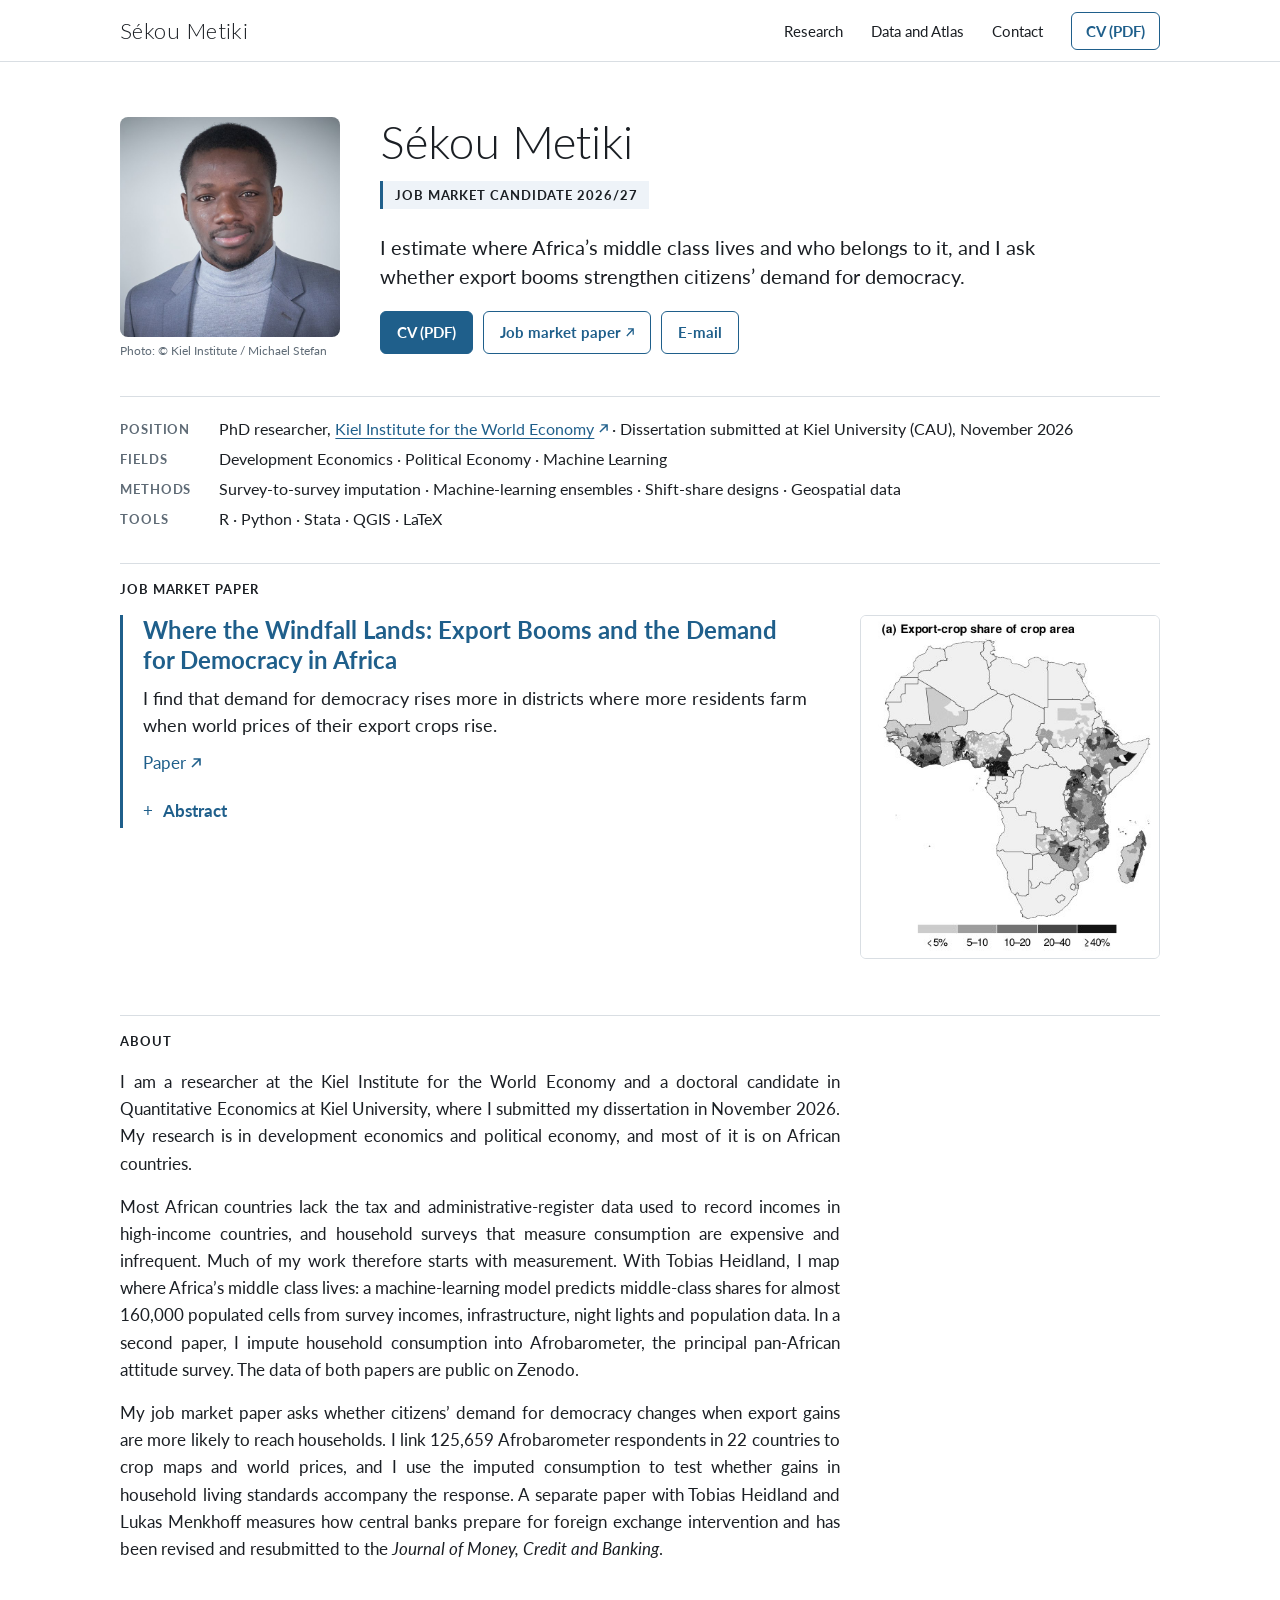
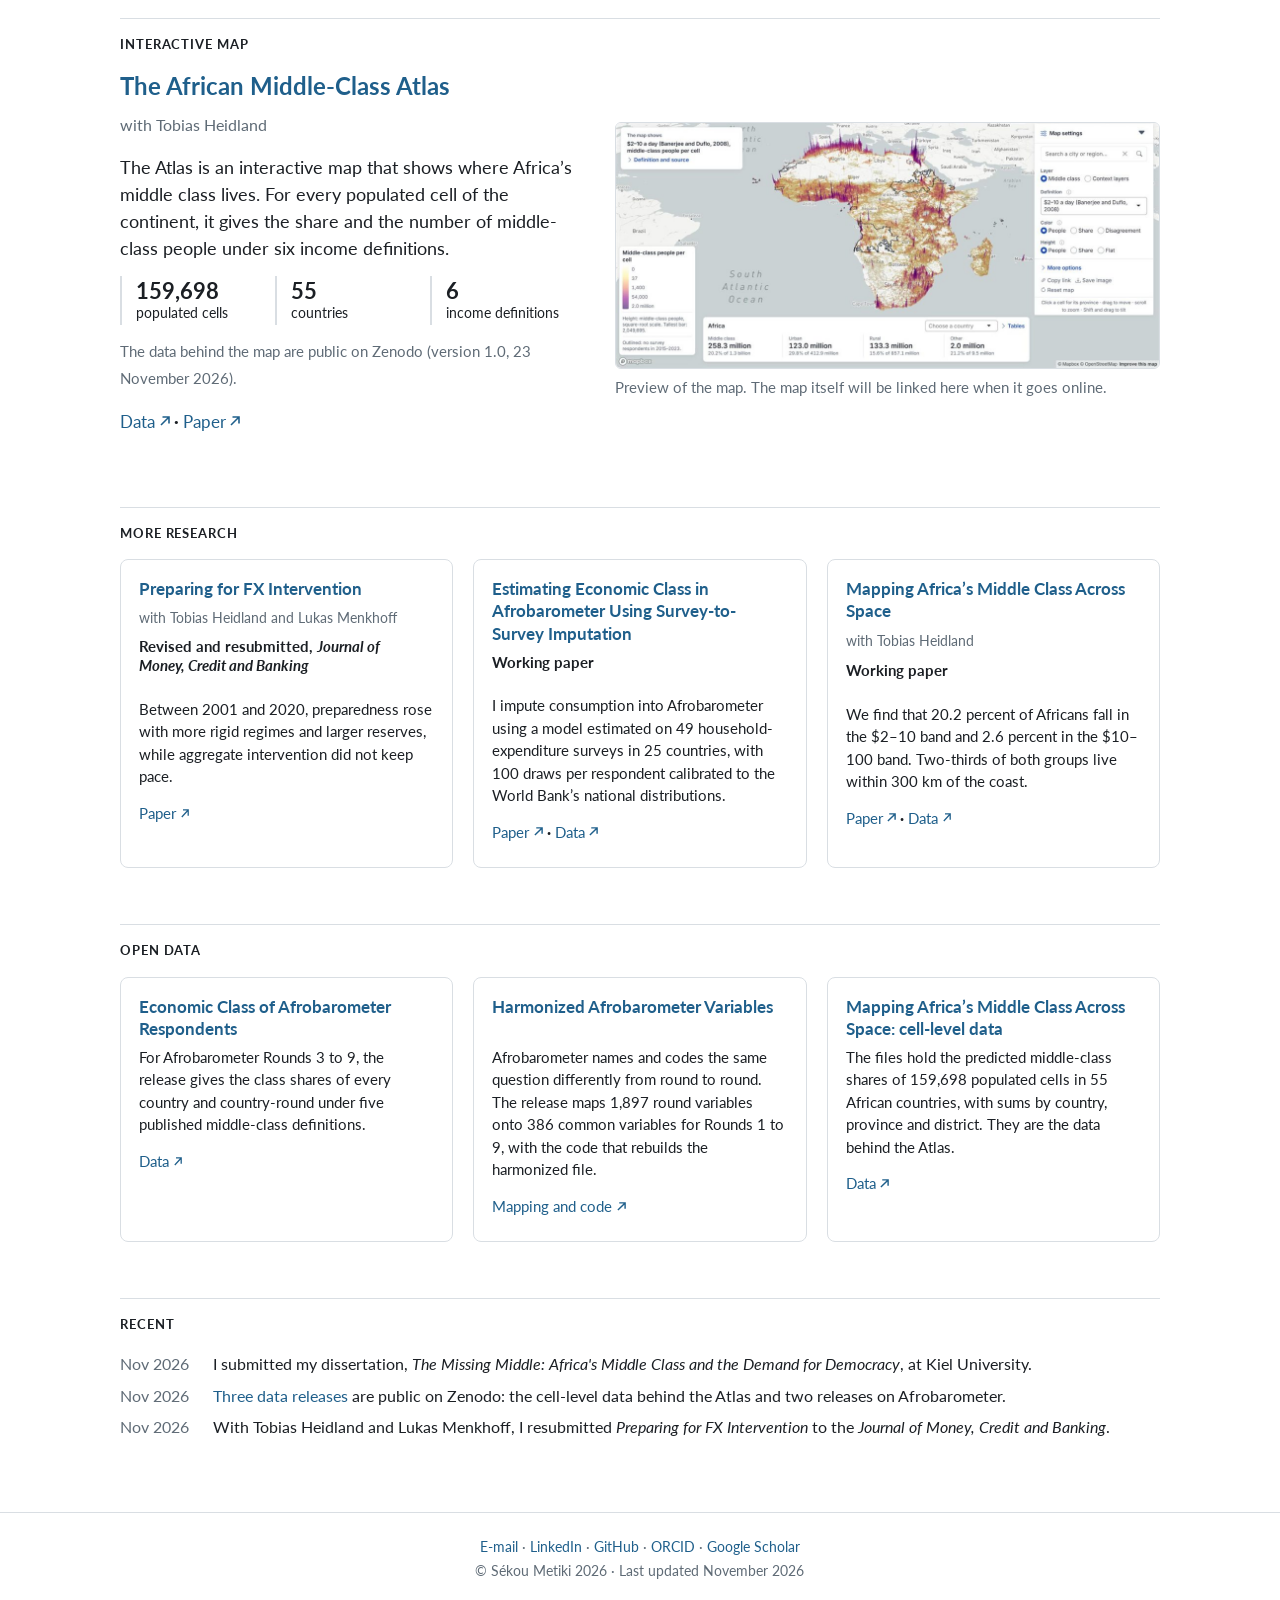
<file: index.html>
<!DOCTYPE html>
<html xmlns="http://www.w3.org/1999/xhtml" lang="en" xml:lang="en"><head>

<meta charset="utf-8">
<meta name="generator" content="quarto-1.10.19">

<meta name="viewport" content="width=device-width, initial-scale=1.0, user-scalable=yes">

<meta name="description" content="Economist on the 2026/27 job market. I measure Africa’s middle class with surveys, satellite data and machine learning, and I study export booms and democracy.">

<title>Sékou Metiki – Development Economics and Political Economy</title>
<style>
/* Default styles provided by pandoc.
** See https://pandoc.org/MANUAL.html#variables-for-html for config info.
*/
span.smallcaps{font-variant: small-caps;}
div.columns{display: flex; gap: 1.5em;}
div.column{flex: auto;}
@media screen {
div.columns{gap: min(4vw, 1.5em);}
div.column{overflow-x: auto;}
}
div.hanging-indent{margin-left: 1.5em; text-indent: -1.5em;}
ul.task-list{list-style: none;}
ul.task-list li input[type="checkbox"] {
  width: 0.8em;
  margin: 0 0.8em 0.2em -1em; /* quarto-specific, see https://github.com/quarto-dev/quarto-cli/issues/4556 */ 
  vertical-align: middle;
}
</style>


<script src="site_libs/quarto-nav/quarto-nav.js"></script>
<link href="./www/favicon.png" rel="icon" type="image/png">
<script src="site_libs/clipboard/clipboard.min.js"></script>
<script src="site_libs/quarto-html/quarto.js" type="module"></script>
<script src="site_libs/quarto-html/tabsets/tabsets.js" type="module"></script>
<script src="site_libs/quarto-html/popper.min.js"></script>
<script src="site_libs/quarto-html/tippy.umd.min.js"></script>
<script src="site_libs/quarto-html/anchor.min.js"></script>
<link href="site_libs/quarto-html/tippy.css" rel="stylesheet">
<link href="site_libs/quarto-html/quarto-syntax-highlighting-bf27225e3a48a9273f3daa8f8e829971.css" rel="stylesheet" id="quarto-text-highlighting-styles">
<script src="site_libs/bootstrap/bootstrap.min.js"></script>
<link href="site_libs/bootstrap/bootstrap-icons.css" rel="stylesheet">
<link href="site_libs/bootstrap/bootstrap-152c4115f797a3b197795b0ebbd2e33e.min.css" rel="stylesheet" append-hash="true" id="quarto-bootstrap" data-mode="light">
<script id="quarto-search-options" type="application/json">{
  "language": {
    "search-no-results-text": "No results",
    "search-matching-documents-text": "matching documents",
    "search-copy-link-title": "Copy link to search",
    "search-hide-matches-text": "Hide additional matches",
    "search-more-match-text": "more match in this document",
    "search-more-matches-text": "more matches in this document",
    "search-clear-button-title": "Clear",
    "search-text-placeholder": "",
    "search-detached-cancel-button-title": "Cancel",
    "search-submit-button-title": "Submit",
    "search-label": "Search"
  }
}</script>
<style>html{ scroll-behavior: smooth; }</style>
<link rel="apple-touch-icon" href="www/apple-touch-icon.png">


<meta property="og:title" content="Sékou Metiki – Development Economics and Political Economy">
<meta property="og:description" content="Economist on the 2026/27 job market. I measure Africa’s middle class with surveys, satellite data and machine learning, and I study export booms and democracy.">
<meta property="og:image" content="https://sekoumetiki.com/www/og-card.jpg">
<meta property="og:site_name" content="Sékou Metiki">
<meta name="twitter:title" content="Sékou Metiki – Development Economics and Political Economy">
<meta name="twitter:description" content="Economist on the 2026/27 job market. I measure Africa’s middle class with surveys, satellite data and machine learning, and I study export booms and democracy.">
<meta name="twitter:image" content="https://sekoumetiki.com/www/og-card.jpg">
<meta name="twitter:card" content="summary_large_image">
<link rel="canonical" href="https://sekoumetiki.com/">
</head>

<body class="nav-fixed quarto-light">

<div id="quarto-search-results"></div>
  <header id="quarto-header" class="headroom fixed-top">
    <nav class="navbar navbar-expand-lg " data-bs-theme="dark">
      <div class="navbar-container container-fluid">
      <div class="navbar-brand-container mx-auto">
    <a class="navbar-brand" href="./index.html">
    <span class="navbar-title">Sékou Metiki</span>
    </a>
  </div>
          <button class="navbar-toggler" type="button" data-bs-toggle="collapse" data-bs-target="#navbarCollapse" aria-controls="navbarCollapse" role="menu" aria-expanded="false" aria-label="Toggle navigation" onclick="if (window.quartoToggleHeadroom) { window.quartoToggleHeadroom(); }">
  <span class="navbar-toggler-icon"></span>
</button>
          <div class="collapse navbar-collapse" id="navbarCollapse">
            <ul class="navbar-nav navbar-nav-scroll ms-auto">
  <li class="nav-item">
    <a class="nav-link" href="./research.html"> 
<span class="menu-text">Research</span></a>
  </li>  
  <li class="nav-item">
    <a class="nav-link" href="./data-products.html"> 
<span class="menu-text">Data and Atlas</span></a>
  </li>  
  <li class="nav-item">
    <a class="nav-link" href="./contact.html"> 
<span class="menu-text">Contact</span></a>
  </li>  
  <li class="nav-item">
    <a class="nav-link" href="./www/cv.pdf"> 
<span class="menu-text">CV (PDF)</span></a>
  </li>  
</ul>
          </div> <!-- /navcollapse -->
            <div class="quarto-navbar-tools">
</div>
      </div> <!-- /container-fluid -->
    </nav>
</header>
<!-- content -->
<div id="quarto-content" class="quarto-container page-columns page-rows-contents page-layout-full page-navbar">
<!-- sidebar -->
<!-- margin-sidebar -->
    
<!-- main -->
<main class="content column-page" id="quarto-document-content"><header id="title-block-header" class="quarto-title-block"></header>




<div class="hero">
<div class="hero-photo">
<p><img src="www/profile.jpg" alt="Portrait of Sékou Metiki" width="640" height="640"></p>
<p><span class="photo-credit">Photo: © Kiel Institute / Michael Stefan</span></p>
</div>
<div class="hero-head">
<div class="hero-name" role="heading" aria-level="1">
Sékou Metiki
</div>
<div class="status-chip">
Job market candidate 2026/27
</div>
</div>
<div class="hero-body">
<div class="hero-lead">
<p>I estimate where Africa’s middle class lives and who belongs to it, and I ask whether export booms strengthen citizens’ demand for democracy.</p>
</div>
<div class="hero-actions">
  <a class="btn btn-primary" href="www/cv.pdf">CV (PDF)</a>
  <a class="btn btn-outline-primary" href="https://www.ssrn.com/abstract=7686983" target="_blank" rel="noopener">Job market paper</a>
  <a class="btn btn-outline-primary" href="mailto:sekou.metiki@kielinstitut.de">E-mail</a>
</div>
<div class="hero-credit-small">
<p><span class="photo-credit">Photo: © Kiel Institute / Michael Stefan</span></p>
</div>
</div>
</div>
<dl class="facts">
  <dt>Position</dt><dd>PhD researcher, <a href="https://www.kielinstitut.de/experts/sekou-metiki/" target="_blank" rel="noopener">Kiel Institute for the World Economy</a> · Dissertation submitted at Kiel University (CAU), November 2026</dd>
  <dt>Fields</dt><dd>Development Economics · Political Economy · Machine Learning</dd>
  <dt>Methods</dt><dd>Survey-to-survey imputation · Machine-learning ensembles · Shift-share designs · Geospatial data</dd>
  <dt>Tools</dt><dd>R · Python · Stata · QGIS · LaTeX</dd>
</dl>
<section id="job-market-paper" class="level2">
<h2 class="anchored" data-anchor-id="job-market-paper">Job market paper</h2>
<div class="feature feature-paper">
<section id="where-the-windfall-lands-export-booms-and-the-demand-for-democracy-in-africa" class="level3 feature-text feature-rule">
<h3 class="anchored" data-anchor-id="where-the-windfall-lands-export-booms-and-the-demand-for-democracy-in-africa"><a href="./where-the-windfall-lands.html">Where the Windfall Lands: Export Booms and the Demand for Democracy in Africa</a></h3>
<div class="result" data-paper="jmp">
<p>I find that demand for democracy rises more in districts where more residents farm when world prices of their export crops rise.</p>
</div>
<p><span class="links"><a href="https://www.ssrn.com/abstract=7686983">Paper</a></span></p>
<details class="more">
<summary>
Abstract
</summary>
<div class="home-abstract">
<p>Do economic windfalls strengthen popular demand for democracy? Modernization theory predicts that higher household incomes increase demand for democracy by reducing reliance on political patrons, while rentier theories predict that windfalls captured by the state reinforce patronage and dependence. I link 125,659 Afrobarometer respondents (2005–2022) in 2,198 districts of 22 African countries to baseline crop maps and world prices. In a shift-share design that controls for expected price exposure, I compare districts with higher and lower shares of residents employed in farming. I find that demand for democracy rises more in districts where more residents farm when world prices of their export crops rise. For a one-standard-deviation three-year boom, the response is 0.025 standard deviations higher in a district with a 25-percentage-point higher farming share (<em>p</em> = 0.061 under a randomization test over the six price series). This is consistent with windfalls supporting democracy where they reach households and equally with state patronage lowering demand where few residents farm.</p>
</div>
</details>
</section>
<div class="feature-media">
<p><a href="where-the-windfall-lands.html" tabindex="-1"><img src="www/research/windfall-export-crop-share.jpg" alt="Map of the export-crop share of crop area by district in the sample" width="420" height="482" loading="lazy"></a></p>
</div>
</div>
</section>
<section id="about" class="level2">
<h2 class="anchored" data-anchor-id="about">About</h2>
<p>I am a researcher at the Kiel Institute for the World Economy and a doctoral candidate in Quantitative Economics at Kiel University, where I submitted my dissertation in November 2026. My research is in development economics and political economy, and most of it is on African countries.</p>
<p>Most African countries lack the tax and administrative-register data used to record incomes in high-income countries, and household surveys that measure consumption are expensive and infrequent. Much of my work therefore starts with measurement. With Tobias Heidland, I map where Africa’s middle class lives: a machine-learning model predicts middle-class shares for almost 160,000 populated cells from survey incomes, infrastructure, night lights and population data. In a second paper, I impute household consumption into Afrobarometer, the principal pan-African attitude survey. The data of both papers are public on Zenodo.</p>
<p>My job market paper asks whether citizens’ demand for democracy changes when export gains are more likely to reach households. I link 125,659 Afrobarometer respondents in 22 countries to crop maps and world prices, and I use the imputed consumption to test whether gains in household living standards accompany the response. A separate paper with Tobias Heidland and Lukas Menkhoff measures how central banks prepare for foreign exchange intervention and has been revised and resubmitted to the <em>Journal of Money, Credit and Banking</em>.</p>
</section>
<section id="interactive-map" class="level2">
<h2 class="anchored" data-anchor-id="interactive-map">Interactive map</h2>
<div class="feature feature-wide">
<section id="the-african-middle-class-atlas" class="level3 feature-text">
<h3 class="anchored" data-anchor-id="the-african-middle-class-atlas"><a href="./data-products.html#atlas">The African Middle-Class Atlas</a></h3>
<p><span class="byline">with Tobias Heidland</span></p>
<div class="summary-line">
<p>The Atlas is an interactive map that shows where Africa’s middle class lives. For every populated cell of the continent, it gives the share and the number of middle-class people under six income definitions.</p>
</div>
<ul class="stats">
  <li><strong>159,698</strong> populated cells</li>
  <li><strong>55</strong> countries</li>
  <li><strong>6</strong> income definitions</li>
</ul>
<p><span class="updated">The data behind the map are public on Zenodo (version 1.0, 23 November 2026).</span></p>
<p><span class="links"><a href="https://doi.org/10.5281/zenodo.24451402">Data</a> · <a href="https://www.ssrn.com/abstract=7686998">Paper</a></span></p>
</section>
<div class="feature-media">
<p><a href="data-products.html#atlas" tabindex="-1"><img src="www/atlas/atlas-map.jpg" alt="The Atlas: a map of Africa with a bar on every populated cell for its number of middle-class people, with a legend, the map settings and the totals for Africa" width="1100" height="496" loading="lazy"></a></p>
<p><span class="caption">Preview of the map. The map itself will be linked here when it goes online.</span></p>
</div>
</div>
</section>
<section id="more-research" class="level2">
<h2 class="anchored" data-anchor-id="more-research">More research</h2>
<div class="card-grid">
<section id="preparing-for-fx-intervention" class="level3 pcard">
<h3 class="anchored" data-anchor-id="preparing-for-fx-intervention"><a href="./preparing-for-fx-intervention.html">Preparing for FX Intervention</a></h3>
<p><span class="byline">with Tobias Heidland and Lukas Menkhoff</span></p>
<p><span class="venue"><span class="chip">Revised and resubmitted, <em>Journal of Money, Credit and Banking</em></span></span></p>
<div class="result" data-paper="fx-intervention">
<p>Between 2001 and 2020, preparedness rose with more rigid regimes and larger reserves, while aggregate intervention did not keep pace.</p>
</div>
<p><span class="links"><a href="https://www.ssrn.com/abstract=4869296">Paper</a></span></p>
</section>
<section id="estimating-economic-class-in-afrobarometer-using-survey-to-survey-imputation" class="level3 pcard">
<h3 class="anchored" data-anchor-id="estimating-economic-class-in-afrobarometer-using-survey-to-survey-imputation"><a href="./economic-class-in-afrobarometer.html">Estimating Economic Class in Afrobarometer Using Survey-to-Survey Imputation</a></h3>
<p><span class="venue"><span class="chip">Working paper</span></span></p>
<div class="result" data-paper="afrobarometer">
<p>I impute consumption into Afrobarometer using a model estimated on 49 household-expenditure surveys in 25 countries, with 100 draws per respondent calibrated to the World Bank’s national distributions.</p>
</div>
<p><span class="links"><a href="https://www.ssrn.com/abstract=7687039">Paper</a> · <a href="https://doi.org/10.5281/zenodo.24453160">Data</a></span></p>
</section>
<section id="mapping-africas-middle-class-across-space" class="level3 pcard">
<h3 class="anchored" data-anchor-id="mapping-africas-middle-class-across-space"><a href="./mapping-africas-middle-class.html">Mapping Africa’s Middle Class Across Space</a></h3>
<p><span class="byline">with Tobias Heidland</span></p>
<p><span class="venue"><span class="chip">Working paper</span></span></p>
<div class="result" data-paper="mapping">
<p>We find that 20.2 percent of Africans fall in the $2–10 band and 2.6 percent in the $10–100 band. Two-thirds of both groups live within 300 km of the coast.</p>
</div>
<p><span class="links"><a href="https://www.ssrn.com/abstract=7686998">Paper</a> · <a href="https://doi.org/10.5281/zenodo.24451402">Data</a></span></p>
</section>
</div>
</section>
<section id="open-data" class="level2">
<h2 class="anchored" data-anchor-id="open-data">Open data</h2>
<div class="card-grid">
<section id="economic-class-of-afrobarometer-respondents" class="level3 pcard">
<h3 class="anchored" data-anchor-id="economic-class-of-afrobarometer-respondents"><a href="./afrobarometer-economic-class-data.html">Economic Class of Afrobarometer Respondents</a></h3>
<p>For Afrobarometer Rounds 3 to 9, the release gives the class shares of every country and country-round under five published middle-class definitions.</p>
<p><span class="links"><a href="https://doi.org/10.5281/zenodo.24453160">Data</a></span></p>
</section>
<section id="harmonized-afrobarometer-variables" class="level3 pcard">
<h3 class="anchored" data-anchor-id="harmonized-afrobarometer-variables"><a href="./afrobarometer-harmonized-variables.html">Harmonized Afrobarometer Variables</a></h3>
<p>Afrobarometer names and codes the same question differently from round to round. The release maps 1,897 round variables onto 386 common variables for Rounds 1 to 9, with the code that rebuilds the harmonized file.</p>
<p><span class="links"><a href="https://doi.org/10.5281/zenodo.24453207">Mapping and code</a></span></p>
</section>
<section id="mapping-africas-middle-class-across-space-cell-level-data" class="level3 pcard">
<h3 class="anchored" data-anchor-id="mapping-africas-middle-class-across-space-cell-level-data"><a href="./africa-middle-class-cell-data.html">Mapping Africa’s Middle Class Across Space: cell-level data</a></h3>
<p>The files hold the predicted middle-class shares of 159,698 populated cells in 55 African countries, with sums by country, province and district. They are the data behind the Atlas.</p>
<p><span class="links"><a href="https://doi.org/10.5281/zenodo.24451402">Data</a></span></p>
</section>
</div>
</section>
<section id="recent" class="level2">
<h2 class="anchored" data-anchor-id="recent">Recent</h2>
<dl class="dated">
  <dt>Nov 2026</dt><dd>I submitted my dissertation, <em>The Missing Middle: Africa's Middle Class and the Demand for Democracy</em>, at Kiel University.</dd>
  <dt>Nov 2026</dt><dd><a href="data-products.html">Three data releases</a> are public on Zenodo: the cell-level data behind the Atlas and two releases on Afrobarometer.</dd>
  <dt>Nov 2026</dt><dd>With Tobias Heidland and Lukas Menkhoff, I resubmitted <em>Preparing for FX Intervention</em> to the <em>Journal of Money, Credit and Banking</em>.</dd>
</dl>
<script type="application/ld+json">
{
  "@context": "https://schema.org",
  "@type": "Person",
  "name": "Sékou Metiki",
  "url": "https://sekoumetiki.com/",
  "image": "https://sekoumetiki.com/www/profile.jpg",
  "jobTitle": "PhD researcher in economics",
  "affiliation": { "@type": "Organization", "name": "Kiel Institute for the World Economy", "url": "https://www.kielinstitut.de/" },
  "knowsAbout": ["Development economics", "Political economy", "Machine learning"],
  "sameAs": [
    "https://orcid.org/0009-0005-5144-4861",
    "https://scholar.google.com/citations?user=QThCY3wAAAAJ",
    "https://www.linkedin.com/in/dieudonn%C3%A9-metiki-0b24941b2/",
    "https://github.com/Metiki",
    "https://www.kielinstitut.de/experts/sekou-metiki/"
  ]
}
</script>


</section>

</main> <!-- /main -->
<script id="quarto-html-after-body" type="application/javascript">
  window.document.addEventListener("DOMContentLoaded", function (event) {
    const icon = "";
    const anchorJS = new window.AnchorJS();
    anchorJS.options = {
      placement: 'right',
      icon: icon
    };
    anchorJS.add('.anchored');
    const isCodeAnnotation = (el) => {
      for (const clz of el.classList) {
        if (clz.startsWith('code-annotation-')) {                     
          return true;
        }
      }
      return false;
    }
    const onCopySuccess = function(e) {
      // button target
      const button = e.trigger;
      // don't keep focus
      button.blur();
      // flash "checked"
      button.classList.add('code-copy-button-checked');
      var currentTitle = button.getAttribute("title");
      button.setAttribute("title", "Copied!");
      let tooltip;
      if (window.bootstrap) {
        button.setAttribute("data-bs-toggle", "tooltip");
        button.setAttribute("data-bs-placement", "left");
        button.setAttribute("data-bs-title", "Copied!");
        tooltip = new bootstrap.Tooltip(button, 
          { trigger: "manual", 
            customClass: "code-copy-button-tooltip",
            offset: [0, -8]});
        tooltip.show();    
      }
      setTimeout(function() {
        if (tooltip) {
          tooltip.hide();
          button.removeAttribute("data-bs-title");
          button.removeAttribute("data-bs-toggle");
          button.removeAttribute("data-bs-placement");
        }
        button.setAttribute("title", currentTitle);
        button.classList.remove('code-copy-button-checked');
      }, 1000);
      // clear code selection
      e.clearSelection();
    }
    const getTextToCopy = function(trigger) {
      const outerScaffold = trigger.parentElement.cloneNode(true);
      const codeEl = outerScaffold.querySelector('code');
      for (const childEl of codeEl.children) {
        if (isCodeAnnotation(childEl)) {
          childEl.remove();
        }
      }
      return codeEl.innerText;
    }
    const clipboard = new window.ClipboardJS('.code-copy-button:not([data-in-quarto-modal])', {
      text: getTextToCopy
    });
    clipboard.on('success', onCopySuccess);
    if (window.document.getElementById('quarto-embedded-source-code-modal')) {
      const clipboardModal = new window.ClipboardJS('.code-copy-button[data-in-quarto-modal]', {
        text: getTextToCopy,
        container: window.document.getElementById('quarto-embedded-source-code-modal')
      });
      clipboardModal.on('success', onCopySuccess);
    }
      var localhostRegex = new RegExp(/^(?:http|https):\/\/localhost\:?[0-9]*\//);
      var mailtoRegex = new RegExp(/^mailto:/);
        var filterRegex = new RegExp("https:\/\/sekoumetiki\.com");
      var isInternal = (href) => {
          return filterRegex.test(href) || localhostRegex.test(href) || mailtoRegex.test(href);
      }
      // Inspect non-navigation links and adorn them if external
     var links = window.document.querySelectorAll('a[href]:not(.nav-link):not(.navbar-brand):not(.toc-action):not(.sidebar-link):not(.sidebar-item-toggle):not(.pagination-link):not(.no-external):not([aria-hidden]):not(.dropdown-item):not(.quarto-navigation-tool):not(.about-link)');
      for (var i=0; i<links.length; i++) {
        const link = links[i];
        if (!isInternal(link.href)) {
          // undo the damage that might have been done by quarto-nav.js in the case of
          // links that we want to consider external
          if (link.dataset.originalHref !== undefined) {
            link.href = link.dataset.originalHref;
          }
            // target, if specified
            link.setAttribute("target", "_blank");
            if (link.getAttribute("rel") === null) {
              link.setAttribute("rel", "noopener");
            }
        }
      }
    function tippyHover(el, contentFn, onTriggerFn, onUntriggerFn) {
      const config = {
        allowHTML: true,
        maxWidth: 500,
        delay: 100,
        arrow: false,
        appendTo: function(el) {
            return el.parentElement;
        },
        interactive: true,
        interactiveBorder: 10,
        theme: 'quarto',
        placement: 'bottom-start',
      };
      if (contentFn) {
        config.content = contentFn;
      }
      if (onTriggerFn) {
        config.onTrigger = onTriggerFn;
      }
      if (onUntriggerFn) {
        config.onUntrigger = onUntriggerFn;
      }
      window.tippy(el, config); 
    }
    const noterefs = window.document.querySelectorAll('a[role="doc-noteref"]');
    for (var i=0; i<noterefs.length; i++) {
      const ref = noterefs[i];
      tippyHover(ref, function() {
        // use id or data attribute instead here
        let href = ref.getAttribute('data-footnote-href') || ref.getAttribute('href');
        try { href = new URL(href).hash; } catch {}
        const id = href.replace(/^#\/?/, "");
        const note = window.document.getElementById(id);
        if (note) {
          return note.innerHTML;
        } else {
          return "";
        }
      });
    }
    const xrefs = window.document.querySelectorAll('a.quarto-xref');
    const processXRef = (id, note) => {
      // Strip column container classes
      const stripColumnClz = (el) => {
        el.classList.remove("page-full", "page-columns");
        if (el.children) {
          for (const child of el.children) {
            stripColumnClz(child);
          }
        }
      }
      stripColumnClz(note)
      if (id === null || id.startsWith('sec-')) {
        // Special case sections, only their first couple elements
        const container = document.createElement("div");
        if (note.children && note.children.length > 2) {
          container.appendChild(note.children[0].cloneNode(true));
          for (let i = 1; i < note.children.length; i++) {
            const child = note.children[i];
            if (child.tagName === "P" && child.innerText === "") {
              continue;
            } else {
              container.appendChild(child.cloneNode(true));
              break;
            }
          }
          if (window.Quarto?.typesetMath) {
            window.Quarto.typesetMath(container);
          }
          return container.innerHTML
        } else {
          if (window.Quarto?.typesetMath) {
            window.Quarto.typesetMath(note);
          }
          return note.innerHTML;
        }
      } else {
        // Remove any anchor links if they are present
        const anchorLink = note.querySelector('a.anchorjs-link');
        if (anchorLink) {
          anchorLink.remove();
        }
        if (window.Quarto?.typesetMath) {
          window.Quarto.typesetMath(note);
        }
        if (note.classList.contains("callout")) {
          return note.outerHTML;
        } else {
          return note.innerHTML;
        }
      }
    }
    for (var i=0; i<xrefs.length; i++) {
      const xref = xrefs[i];
      tippyHover(xref, undefined, function(instance) {
        instance.disable();
        let url = xref.getAttribute('href');
        let hash = undefined; 
        if (url.startsWith('#')) {
          hash = url;
        } else {
          try { hash = new URL(url).hash; } catch {}
        }
        if (hash) {
          const id = hash.replace(/^#\/?/, "");
          const note = window.document.getElementById(id);
          if (note !== null) {
            try {
              const html = processXRef(id, note.cloneNode(true));
              instance.setContent(html);
            } finally {
              instance.enable();
              instance.show();
            }
          } else {
            // See if we can fetch this
            fetch(url.split('#')[0])
            .then(res => res.text())
            .then(html => {
              const parser = new DOMParser();
              const htmlDoc = parser.parseFromString(html, "text/html");
              const note = htmlDoc.getElementById(id);
              if (note !== null) {
                const html = processXRef(id, note);
                instance.setContent(html);
              } 
            }).finally(() => {
              instance.enable();
              instance.show();
            });
          }
        } else {
          // See if we can fetch a full url (with no hash to target)
          // This is a special case and we should probably do some content thinning / targeting
          fetch(url)
          .then(res => res.text())
          .then(html => {
            const parser = new DOMParser();
            const htmlDoc = parser.parseFromString(html, "text/html");
            const note = htmlDoc.querySelector('main.content');
            if (note !== null) {
              // This should only happen for chapter cross references
              // (since there is no id in the URL)
              // remove the first header
              if (note.children.length > 0 && note.children[0].tagName === "HEADER") {
                note.children[0].remove();
              }
              const html = processXRef(null, note);
              instance.setContent(html);
            } 
          }).finally(() => {
            instance.enable();
            instance.show();
          });
        }
      }, function(instance) {
      });
    }
        let selectedAnnoteEl;
        const selectorForAnnotation = ( cell, annotation) => {
          let cellAttr = 'data-code-cell="' + cell + '"';
          let lineAttr = 'data-code-annotation="' +  annotation + '"';
          const selector = 'span[' + cellAttr + '][' + lineAttr + ']';
          return selector;
        }
        const selectCodeLines = (annoteEl) => {
          const doc = window.document;
          const targetCell = annoteEl.getAttribute("data-target-cell");
          const targetAnnotation = annoteEl.getAttribute("data-target-annotation");
          const annoteSpan = window.document.querySelector(selectorForAnnotation(targetCell, targetAnnotation));
          const lines = annoteSpan.getAttribute("data-code-lines").split(",");
          const lineIds = lines.map((line) => {
            return targetCell + "-" + line;
          })
          let top = null;
          let height = null;
          let parent = null;
          if (lineIds.length > 0) {
              //compute the position of the single el (top and bottom and make a div)
              const el = window.document.getElementById(lineIds[0]);
              top = el.offsetTop;
              height = el.offsetHeight;
              parent = el.parentElement.parentElement;
            if (lineIds.length > 1) {
              const lastEl = window.document.getElementById(lineIds[lineIds.length - 1]);
              const bottom = lastEl.offsetTop + lastEl.offsetHeight;
              height = bottom - top;
            }
            if (top !== null && height !== null && parent !== null) {
              // cook up a div (if necessary) and position it 
              let div = window.document.getElementById("code-annotation-line-highlight");
              if (div === null) {
                div = window.document.createElement("div");
                div.setAttribute("id", "code-annotation-line-highlight");
                div.style.position = 'absolute';
                parent.appendChild(div);
              }
              div.style.top = top - 2 + "px";
              div.style.height = height + 4 + "px";
              div.style.left = 0;
              let gutterDiv = window.document.getElementById("code-annotation-line-highlight-gutter");
              if (gutterDiv === null) {
                gutterDiv = window.document.createElement("div");
                gutterDiv.setAttribute("id", "code-annotation-line-highlight-gutter");
                gutterDiv.style.position = 'absolute';
                const codeCell = window.document.getElementById(targetCell);
                const gutter = codeCell.querySelector('.code-annotation-gutter');
                gutter.appendChild(gutterDiv);
              }
              gutterDiv.style.top = top - 2 + "px";
              gutterDiv.style.height = height + 4 + "px";
            }
            selectedAnnoteEl = annoteEl;
          }
        };
        const unselectCodeLines = () => {
          const elementsIds = ["code-annotation-line-highlight", "code-annotation-line-highlight-gutter"];
          elementsIds.forEach((elId) => {
            const div = window.document.getElementById(elId);
            if (div) {
              div.remove();
            }
          });
          selectedAnnoteEl = undefined;
        };
          // Handle positioning of the toggle
      window.addEventListener(
        "resize",
        throttle(() => {
          elRect = undefined;
          if (selectedAnnoteEl) {
            selectCodeLines(selectedAnnoteEl);
          }
        }, 10)
      );
      function throttle(fn, ms) {
      let throttle = false;
      let timer;
        return (...args) => {
          if(!throttle) { // first call gets through
              fn.apply(this, args);
              throttle = true;
          } else { // all the others get throttled
              if(timer) clearTimeout(timer); // cancel #2
              timer = setTimeout(() => {
                fn.apply(this, args);
                timer = throttle = false;
              }, ms);
          }
        };
      }
        // Attach click handler to the DT
        const annoteDls = window.document.querySelectorAll('dt[data-target-cell]');
        for (const annoteDlNode of annoteDls) {
          annoteDlNode.addEventListener('click', (event) => {
            const clickedEl = event.target;
            if (clickedEl !== selectedAnnoteEl) {
              unselectCodeLines();
              const activeEl = window.document.querySelector('dt[data-target-cell].code-annotation-active');
              if (activeEl) {
                activeEl.classList.remove('code-annotation-active');
              }
              selectCodeLines(clickedEl);
              clickedEl.classList.add('code-annotation-active');
            } else {
              // Unselect the line
              unselectCodeLines();
              clickedEl.classList.remove('code-annotation-active');
            }
          });
        }
    const findCites = (el) => {
      const parentEl = el.parentElement;
      if (parentEl) {
        const cites = parentEl.dataset.cites;
        if (cites) {
          return {
            el,
            cites: cites.split(' ')
          };
        } else {
          return findCites(el.parentElement)
        }
      } else {
        return undefined;
      }
    };
    var bibliorefs = window.document.querySelectorAll('a[role="doc-biblioref"]');
    for (var i=0; i<bibliorefs.length; i++) {
      const ref = bibliorefs[i];
      const citeInfo = findCites(ref);
      if (citeInfo) {
        tippyHover(citeInfo.el, function() {
          var popup = window.document.createElement('div');
          citeInfo.cites.forEach(function(cite) {
            var citeDiv = window.document.createElement('div');
            citeDiv.classList.add('hanging-indent');
            citeDiv.classList.add('csl-entry');
            var biblioDiv = window.document.getElementById('ref-' + cite);
            if (biblioDiv) {
              citeDiv.innerHTML = biblioDiv.innerHTML;
            }
            popup.appendChild(citeDiv);
          });
          return popup.innerHTML;
        });
      }
    }
  });
  </script>
</div> <!-- /content -->
<footer class="footer">
  <div class="nav-footer">
    <div class="nav-footer-left">
      &nbsp;
    </div>   
    <div class="nav-footer-center">
<p><a href="mailto:sekou.metiki@kielinstitut.de">E-mail</a> · <a href="https://www.linkedin.com/in/dieudonn%C3%A9-metiki-0b24941b2/">LinkedIn</a> · <a href="https://github.com/Metiki">GitHub</a> · <a href="https://orcid.org/0009-0005-5144-4861">ORCID</a> · <a href="https://scholar.google.com/citations?user=QThCY3wAAAAJ">Google Scholar</a></p>
<p>© Sékou Metiki 2026 · Last updated November 2026</p>
</div>
    <div class="nav-footer-right">
      &nbsp;
    </div>
  </div>
</footer>




<script src="site_libs/quarto-html/zenscroll-min.js"></script>
</body></html>
</file>
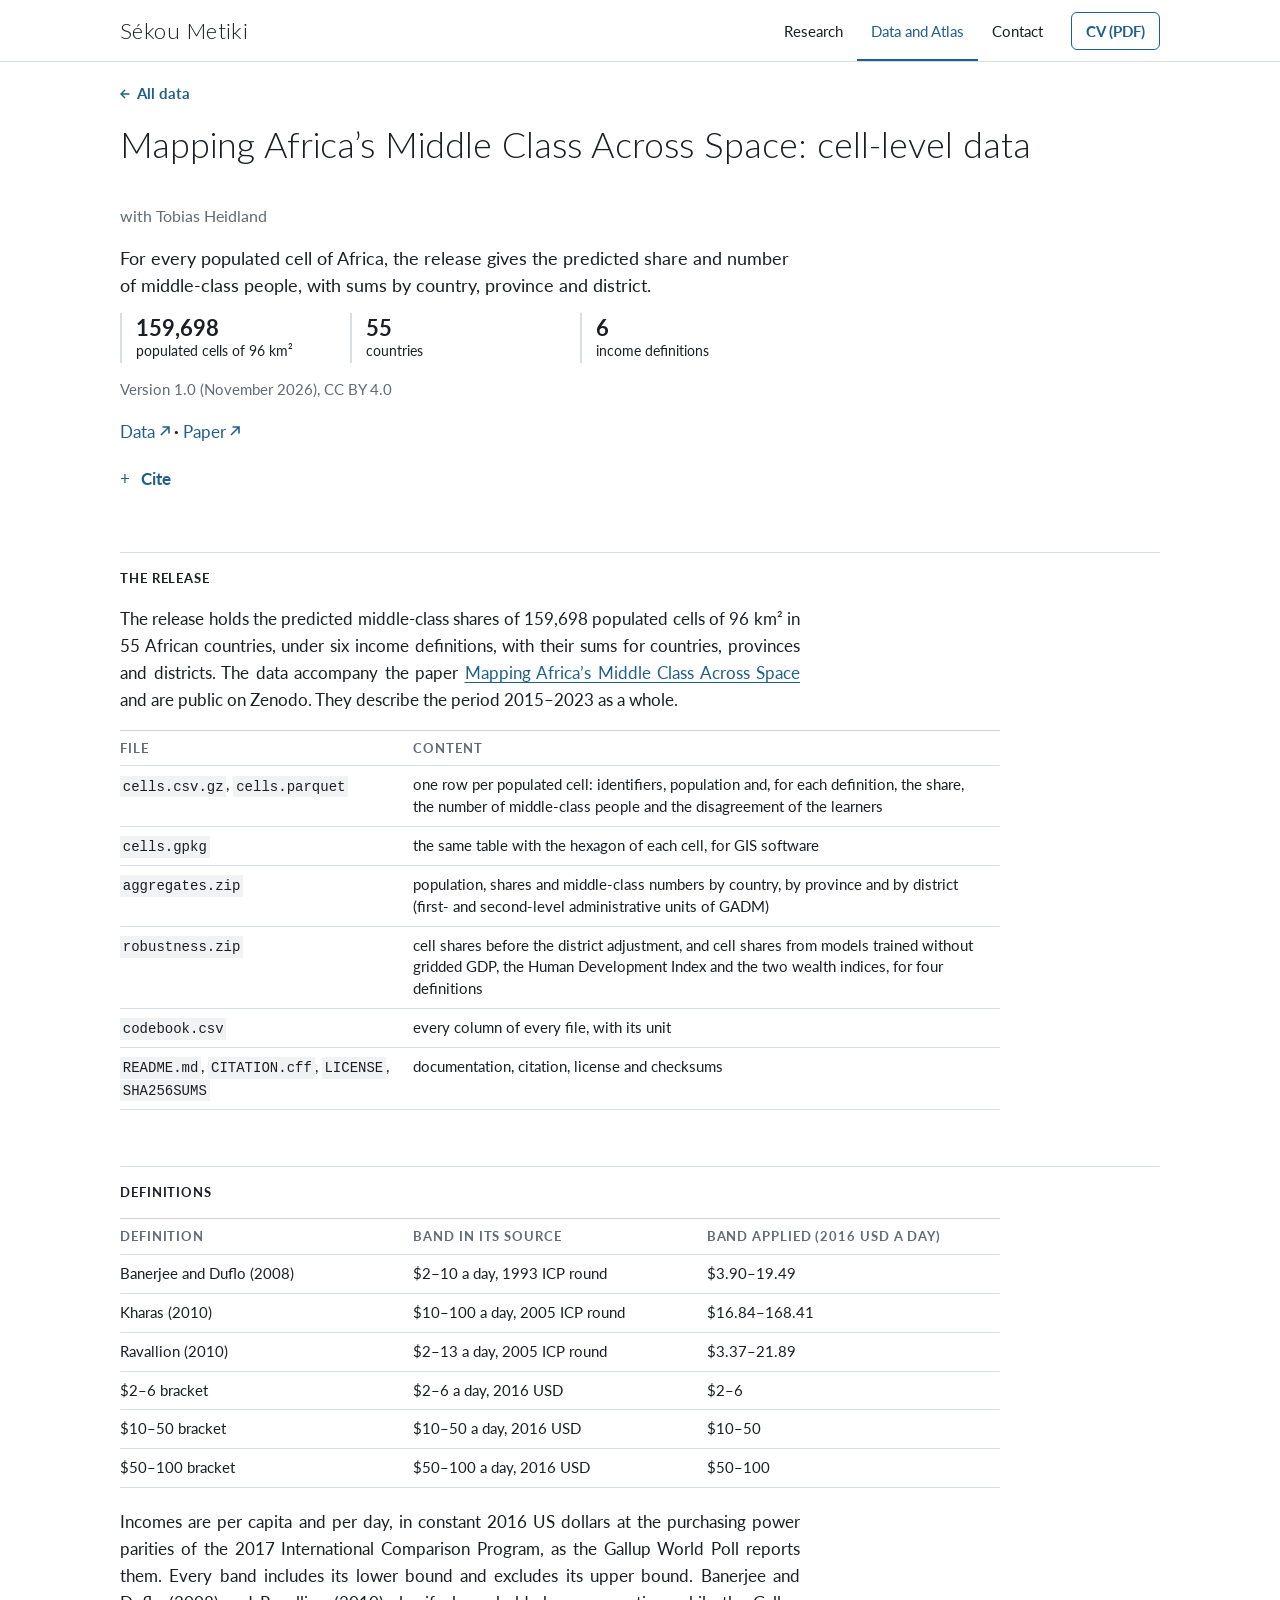
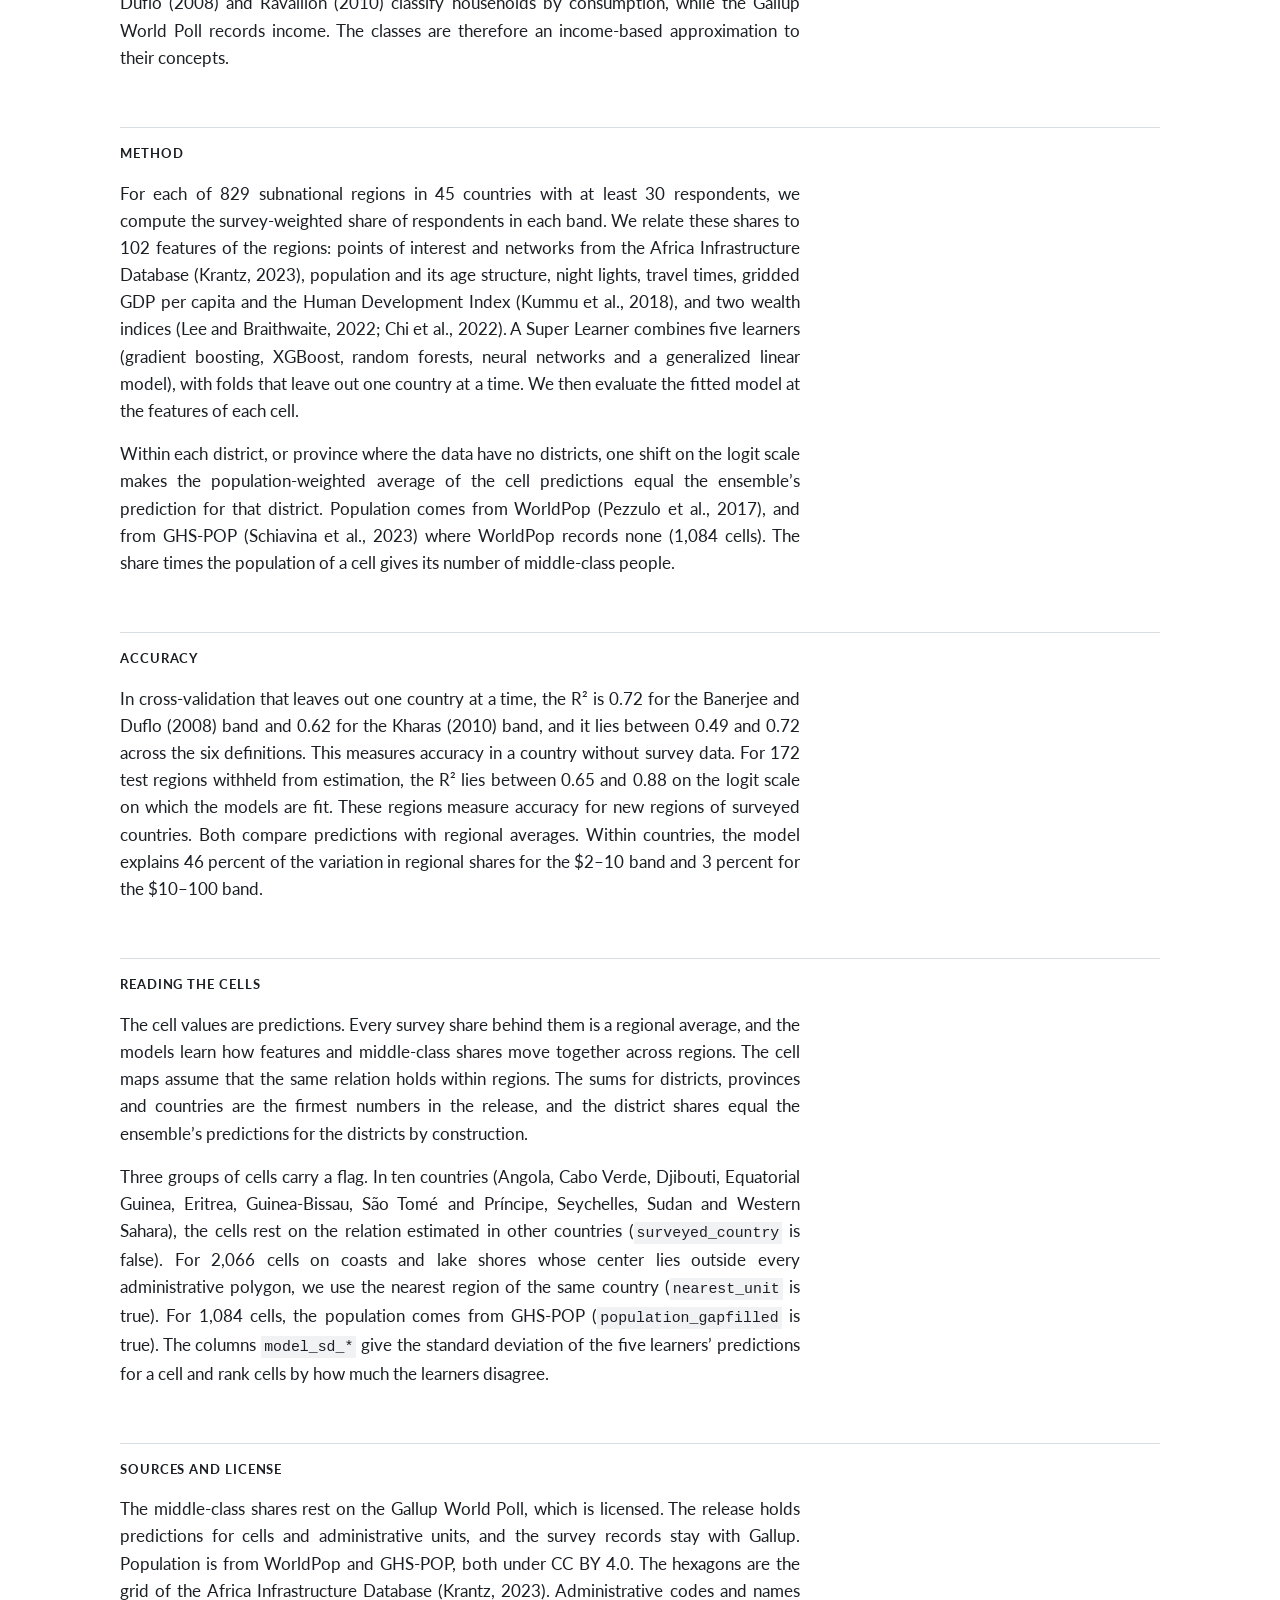
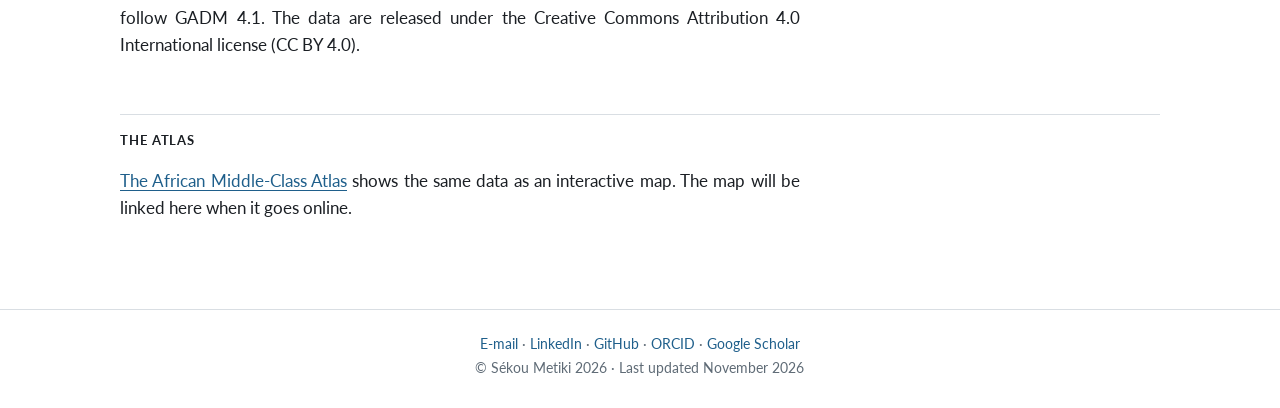
<file: africa-middle-class-cell-data.html>
<!DOCTYPE html>
<html xmlns="http://www.w3.org/1999/xhtml" lang="en" xml:lang="en"><head>

<meta charset="utf-8">
<meta name="generator" content="quarto-1.10.19">

<meta name="viewport" content="width=device-width, initial-scale=1.0, user-scalable=yes">

<meta name="description" content="Open data: predicted middle-class shares for 159,698 populated cells of 96 km² in 55 African countries, under six income definitions, 2015–2023, with sums by country, province and district.">

<title>Mapping Africa’s Middle Class Across Space: cell-level data – Sékou Metiki</title>
<style>
/* Default styles provided by pandoc.
** See https://pandoc.org/MANUAL.html#variables-for-html for config info.
*/
span.smallcaps{font-variant: small-caps;}
div.columns{display: flex; gap: 1.5em;}
div.column{flex: auto;}
@media screen {
div.columns{gap: min(4vw, 1.5em);}
div.column{overflow-x: auto;}
}
div.hanging-indent{margin-left: 1.5em; text-indent: -1.5em;}
ul.task-list{list-style: none;}
ul.task-list li input[type="checkbox"] {
  width: 0.8em;
  margin: 0 0.8em 0.2em -1em; /* quarto-specific, see https://github.com/quarto-dev/quarto-cli/issues/4556 */ 
  vertical-align: middle;
}
/* CSS for syntax highlighting */
html { -webkit-text-size-adjust: 100%; }
pre > code.sourceCode { white-space: pre; position: relative; }
pre > code.sourceCode > span { display: inline-block; line-height: 1.25; }
pre > code.sourceCode > span:empty { height: 1.2em; }
.sourceCode { overflow: visible; }
code.sourceCode > span { color: inherit; text-decoration: inherit; }
div.sourceCode { margin: 1em 0; }
pre.sourceCode { margin: 0; }
@media screen {
div.sourceCode { overflow: auto; }
}
@media print {
pre > code.sourceCode { white-space: pre-wrap; }
pre > code.sourceCode > span { text-indent: -5em; padding-left: 5em; }
}
pre.numberSource code
  { counter-reset: source-line 0; }
pre.numberSource code > span
  { position: relative; left: -4em; counter-increment: source-line; }
pre.numberSource code > span > a:first-child::before
  { content: counter(source-line);
    position: relative; left: -1em; text-align: right; vertical-align: baseline;
    border: none; display: inline-block;
    -webkit-touch-callout: none; -webkit-user-select: none;
    -khtml-user-select: none; -moz-user-select: none;
    -ms-user-select: none; user-select: none;
    padding: 0 4px; width: 4em;
  }
pre.numberSource { margin-left: 3em;  padding-left: 4px; }
div.sourceCode
  {   }
@media screen {
pre > code.sourceCode > span > a:first-child::before { text-decoration: underline; }
}
</style>


<script src="site_libs/quarto-nav/quarto-nav.js"></script>
<link href="./www/favicon.png" rel="icon" type="image/png">
<script src="site_libs/clipboard/clipboard.min.js"></script>
<script src="site_libs/quarto-html/quarto.js" type="module"></script>
<script src="site_libs/quarto-html/tabsets/tabsets.js" type="module"></script>
<script src="site_libs/quarto-html/popper.min.js"></script>
<script src="site_libs/quarto-html/tippy.umd.min.js"></script>
<script src="site_libs/quarto-html/anchor.min.js"></script>
<link href="site_libs/quarto-html/tippy.css" rel="stylesheet">
<link href="site_libs/quarto-html/quarto-syntax-highlighting-bf27225e3a48a9273f3daa8f8e829971.css" rel="stylesheet" id="quarto-text-highlighting-styles">
<script src="site_libs/bootstrap/bootstrap.min.js"></script>
<link href="site_libs/bootstrap/bootstrap-icons.css" rel="stylesheet">
<link href="site_libs/bootstrap/bootstrap-152c4115f797a3b197795b0ebbd2e33e.min.css" rel="stylesheet" append-hash="true" id="quarto-bootstrap" data-mode="light">
<script id="quarto-search-options" type="application/json">{
  "language": {
    "search-no-results-text": "No results",
    "search-matching-documents-text": "matching documents",
    "search-copy-link-title": "Copy link to search",
    "search-hide-matches-text": "Hide additional matches",
    "search-more-match-text": "more match in this document",
    "search-more-matches-text": "more matches in this document",
    "search-clear-button-title": "Clear",
    "search-text-placeholder": "",
    "search-detached-cancel-button-title": "Cancel",
    "search-submit-button-title": "Submit",
    "search-label": "Search"
  }
}</script>
<style>html{ scroll-behavior: smooth; }</style>
<link rel="apple-touch-icon" href="www/apple-touch-icon.png">


<meta property="og:title" content="Mapping Africa’s Middle Class Across Space: cell-level data – Sékou Metiki">
<meta property="og:description" content="Open data: predicted middle-class shares for 159,698 populated cells of 96 km² in 55 African countries, under six income definitions, 2015–2023, with sums by country, province and district.">
<meta property="og:image" content="https://sekoumetiki.com/www/og-card.jpg">
<meta property="og:site_name" content="Sékou Metiki">
<meta name="twitter:title" content="Mapping Africa’s Middle Class Across Space: cell-level data – Sékou Metiki">
<meta name="twitter:description" content="Open data: predicted middle-class shares for 159,698 populated cells of 96 km² in 55 African countries, under six income definitions, 2015–2023, with sums by country, province and district.">
<meta name="twitter:image" content="https://sekoumetiki.com/www/og-card.jpg">
<meta name="twitter:card" content="summary_large_image">
<link rel="canonical" href="https://sekoumetiki.com/africa-middle-class-cell-data.html">
</head>

<body class="nav-fixed single in-data quarto-light">

<div id="quarto-search-results"></div>
  <header id="quarto-header" class="headroom fixed-top">
    <nav class="navbar navbar-expand-lg " data-bs-theme="dark">
      <div class="navbar-container container-fluid">
      <div class="navbar-brand-container mx-auto">
    <a class="navbar-brand" href="./index.html">
    <span class="navbar-title">Sékou Metiki</span>
    </a>
  </div>
          <button class="navbar-toggler" type="button" data-bs-toggle="collapse" data-bs-target="#navbarCollapse" aria-controls="navbarCollapse" role="menu" aria-expanded="false" aria-label="Toggle navigation" onclick="if (window.quartoToggleHeadroom) { window.quartoToggleHeadroom(); }">
  <span class="navbar-toggler-icon"></span>
</button>
          <div class="collapse navbar-collapse" id="navbarCollapse">
            <ul class="navbar-nav navbar-nav-scroll ms-auto">
  <li class="nav-item">
    <a class="nav-link" href="./research.html"> 
<span class="menu-text">Research</span></a>
  </li>  
  <li class="nav-item">
    <a class="nav-link" href="./data-products.html"> 
<span class="menu-text">Data and Atlas</span></a>
  </li>  
  <li class="nav-item">
    <a class="nav-link" href="./contact.html"> 
<span class="menu-text">Contact</span></a>
  </li>  
  <li class="nav-item">
    <a class="nav-link" href="./www/cv.pdf"> 
<span class="menu-text">CV (PDF)</span></a>
  </li>  
</ul>
          </div> <!-- /navcollapse -->
            <div class="quarto-navbar-tools">
</div>
      </div> <!-- /container-fluid -->
    </nav>
</header>
<!-- content -->
<div id="quarto-content" class="quarto-container page-columns page-rows-contents page-layout-full page-navbar">
<!-- sidebar -->
<!-- margin-sidebar -->
    
<!-- main -->
<main class="content column-page" id="quarto-document-content">

<header id="title-block-header" class="quarto-title-block default">
<div class="quarto-title">
<h1 class="title">Mapping Africa’s Middle Class Across Space: cell-level data</h1>
</div>



<div class="quarto-title-meta column-page">

    
  
    
  </div>
  


</header>


<div class="back">
<p><a href="./data-products.html">All data</a></p>
</div>
<p><span class="byline">with Tobias Heidland</span></p>
<div class="summary-line">
<p>For every populated cell of Africa, the release gives the predicted share and number of middle-class people, with sums by country, province and district.</p>
</div>
<ul class="stats">
  <li><strong>159,698</strong> populated cells of 96 km²</li>
  <li><strong>55</strong> countries</li>
  <li><strong>6</strong> income definitions</li>
</ul>
<p><span class="updated">Version 1.0 (November 2026), CC BY 4.0</span></p>
<p><span class="links"><a href="https://doi.org/10.5281/zenodo.24451402">Data</a> · <a href="https://www.ssrn.com/abstract=7686998">Paper</a></span></p>
<details class="more">
<summary>
Cite
</summary>
<div class="code-copy-outer-scaffold"><div class="sourceCode" id="cb1"><pre class="sourceCode default code-with-copy"><code class="sourceCode default"><span id="cb1-1"><a href="#cb1-1" aria-hidden="true" tabindex="-1"></a>Heidland, T. and S. Metiki (2026). Mapping Africa's Middle Class Across Space: cell-level data, version 1.0. https://doi.org/10.5281/zenodo.24451403</span></code></pre></div><button title="Copy to Clipboard" class="code-copy-button"><i class="bi"></i></button></div>
<div class="code-copy-outer-scaffold"><div class="sourceCode" id="cb2"><pre class="sourceCode default code-with-copy"><code class="sourceCode default"><span id="cb2-1"><a href="#cb2-1" aria-hidden="true" tabindex="-1"></a>Heidland, T. and S. Metiki (2026). Mapping Africa's Middle Class Across Space. Working paper, Kiel Institute for the World Economy. https://www.ssrn.com/abstract=7686998</span></code></pre></div><button title="Copy to Clipboard" class="code-copy-button"><i class="bi"></i></button></div>
</details>
<section id="the-release" class="level2">
<h2 class="anchored" data-anchor-id="the-release">The release</h2>
<p>The release holds the predicted middle-class shares of 159,698 populated cells of 96 km² in 55 African countries, under six income definitions, with their sums for countries, provinces and districts. The data accompany the paper <a href="./mapping-africas-middle-class.html">Mapping Africa’s Middle Class Across Space</a> and are public on Zenodo. They describe the period 2015–2023 as a whole.</p>
<table class="caption-top table">
<colgroup>
<col style="width: 33%">
<col style="width: 66%">
</colgroup>
<thead>
<tr class="header">
<th>File</th>
<th>Content</th>
</tr>
</thead>
<tbody>
<tr class="odd">
<td><code>cells.csv.gz</code>, <code>cells.parquet</code></td>
<td>one row per populated cell: identifiers, population and, for each definition, the share, the number of middle-class people and the disagreement of the learners</td>
</tr>
<tr class="even">
<td><code>cells.gpkg</code></td>
<td>the same table with the hexagon of each cell, for GIS software</td>
</tr>
<tr class="odd">
<td><code>aggregates.zip</code></td>
<td>population, shares and middle-class numbers by country, by province and by district (first- and second-level administrative units of GADM)</td>
</tr>
<tr class="even">
<td><code>robustness.zip</code></td>
<td>cell shares before the district adjustment, and cell shares from models trained without gridded GDP, the Human Development Index and the two wealth indices, for four definitions</td>
</tr>
<tr class="odd">
<td><code>codebook.csv</code></td>
<td>every column of every file, with its unit</td>
</tr>
<tr class="even">
<td><code>README.md</code>, <code>CITATION.cff</code>, <code>LICENSE</code>, <code>SHA256SUMS</code></td>
<td>documentation, citation, license and checksums</td>
</tr>
</tbody>
</table>
</section>
<section id="definitions" class="level2">
<h2 class="anchored" data-anchor-id="definitions">Definitions</h2>
<table class="caption-top table">
<colgroup>
<col style="width: 33%">
<col style="width: 33%">
<col style="width: 33%">
</colgroup>
<thead>
<tr class="header">
<th>Definition</th>
<th>Band in its source</th>
<th>Band applied (2016 USD a day)</th>
</tr>
</thead>
<tbody>
<tr class="odd">
<td>Banerjee and Duflo (2008)</td>
<td>$2–10 a day, 1993 ICP round</td>
<td>$3.90–19.49</td>
</tr>
<tr class="even">
<td>Kharas (2010)</td>
<td>$10–100 a day, 2005 ICP round</td>
<td>$16.84–168.41</td>
</tr>
<tr class="odd">
<td>Ravallion (2010)</td>
<td>$2–13 a day, 2005 ICP round</td>
<td>$3.37–21.89</td>
</tr>
<tr class="even">
<td>$2–6 bracket</td>
<td>$2–6 a day, 2016 USD</td>
<td>$2–6</td>
</tr>
<tr class="odd">
<td>$10–50 bracket</td>
<td>$10–50 a day, 2016 USD</td>
<td>$10–50</td>
</tr>
<tr class="even">
<td>$50–100 bracket</td>
<td>$50–100 a day, 2016 USD</td>
<td>$50–100</td>
</tr>
</tbody>
</table>
<p>Incomes are per capita and per day, in constant 2016 US dollars at the purchasing power parities of the 2017 International Comparison Program, as the Gallup World Poll reports them. Every band includes its lower bound and excludes its upper bound. Banerjee and Duflo (2008) and Ravallion (2010) classify households by consumption, while the Gallup World Poll records income. The classes are therefore an income-based approximation to their concepts.</p>
</section>
<section id="method" class="level2">
<h2 class="anchored" data-anchor-id="method">Method</h2>
<p>For each of 829 subnational regions in 45 countries with at least 30 respondents, we compute the survey-weighted share of respondents in each band. We relate these shares to 102 features of the regions: points of interest and networks from the Africa Infrastructure Database (Krantz, 2023), population and its age structure, night lights, travel times, gridded GDP per capita and the Human Development Index (Kummu et al., 2018), and two wealth indices (Lee and Braithwaite, 2022; Chi et al., 2022). A Super Learner combines five learners (gradient boosting, XGBoost, random forests, neural networks and a generalized linear model), with folds that leave out one country at a time. We then evaluate the fitted model at the features of each cell.</p>
<p>Within each district, or province where the data have no districts, one shift on the logit scale makes the population-weighted average of the cell predictions equal the ensemble’s prediction for that district. Population comes from WorldPop (Pezzulo et al., 2017), and from GHS-POP (Schiavina et al., 2023) where WorldPop records none (1,084 cells). The share times the population of a cell gives its number of middle-class people.</p>
</section>
<section id="accuracy" class="level2">
<h2 class="anchored" data-anchor-id="accuracy">Accuracy</h2>
<p>In cross-validation that leaves out one country at a time, the R² is 0.72 for the Banerjee and Duflo (2008) band and 0.62 for the Kharas (2010) band, and it lies between 0.49 and 0.72 across the six definitions. This measures accuracy in a country without survey data. For 172 test regions withheld from estimation, the R² lies between 0.65 and 0.88 on the logit scale on which the models are fit. These regions measure accuracy for new regions of surveyed countries. Both compare predictions with regional averages. Within countries, the model explains 46 percent of the variation in regional shares for the $2–10 band and 3 percent for the $10–100 band.</p>
</section>
<section id="reading-the-cells" class="level2">
<h2 class="anchored" data-anchor-id="reading-the-cells">Reading the cells</h2>
<p>The cell values are predictions. Every survey share behind them is a regional average, and the models learn how features and middle-class shares move together across regions. The cell maps assume that the same relation holds within regions. The sums for districts, provinces and countries are the firmest numbers in the release, and the district shares equal the ensemble’s predictions for the districts by construction.</p>
<p>Three groups of cells carry a flag. In ten countries (Angola, Cabo Verde, Djibouti, Equatorial Guinea, Eritrea, Guinea-Bissau, São Tomé and Príncipe, Seychelles, Sudan and Western Sahara), the cells rest on the relation estimated in other countries (<code>surveyed_country</code> is false). For 2,066 cells on coasts and lake shores whose center lies outside every administrative polygon, we use the nearest region of the same country (<code>nearest_unit</code> is true). For 1,084 cells, the population comes from GHS-POP (<code>population_gapfilled</code> is true). The columns <code>model_sd_*</code> give the standard deviation of the five learners’ predictions for a cell and rank cells by how much the learners disagree.</p>
</section>
<section id="sources-and-license" class="level2">
<h2 class="anchored" data-anchor-id="sources-and-license">Sources and license</h2>
<p>The middle-class shares rest on the Gallup World Poll, which is licensed. The release holds predictions for cells and administrative units, and the survey records stay with Gallup. Population is from WorldPop and GHS-POP, both under CC BY 4.0. The hexagons are the grid of the Africa Infrastructure Database (Krantz, 2023). Administrative codes and names follow GADM 4.1. The data are released under the Creative Commons Attribution 4.0 International license (CC BY 4.0).</p>
</section>
<section id="the-atlas" class="level2">
<h2 class="anchored" data-anchor-id="the-atlas">The Atlas</h2>
<p><a href="./data-products.html#atlas">The African Middle-Class Atlas</a> shows the same data as an interactive map. The map will be linked here when it goes online.</p>
<script type="application/ld+json">
{
  "@context": "https://schema.org",
  "@type": "Dataset",
  "name": "Mapping Africa's Middle Class Across Space: cell-level data",
  "description": "Predicted middle-class shares for 159,698 populated cells of 96 km² in 55 African countries, under six income definitions, with sums by country, province and district. The data describe the period 2015–2023 as a whole. The shares are predicted from Gallup World Poll incomes in 829 subnational regions of 45 countries and 102 features of the regions, with a Super Learner validated by leaving out one country at a time.",
  "url": "https://sekoumetiki.com/africa-middle-class-cell-data.html",
  "sameAs": "https://doi.org/10.5281/zenodo.24451402",
  "identifier": "https://doi.org/10.5281/zenodo.24451403",
  "version": "1.0",
  "datePublished": "2026-11-23",
  "license": "https://creativecommons.org/licenses/by/4.0/",
  "isAccessibleForFree": true,
  "inLanguage": "en",
  "keywords": ["middle class", "Africa", "machine learning", "small-area estimation", "Gallup World Poll", "subnational data", "gridded data", "income distribution"],
  "temporalCoverage": "2015/2023",
  "spatialCoverage": { "@type": "Place", "name": "Africa" },
  "creator": [
    { "@type": "Person", "name": "Tobias Heidland" },
    { "@type": "Person", "name": "Sékou Metiki", "url": "https://sekoumetiki.com/", "sameAs": "https://orcid.org/0009-0005-5144-4861" }
  ],
  "citation": "Heidland, T. and S. Metiki (2026). Mapping Africa's Middle Class Across Space. Working paper, Kiel Institute for the World Economy. https://www.ssrn.com/abstract=7686998"
}
</script>


</section>

</main> <!-- /main -->
<script id="quarto-html-after-body" type="application/javascript">
  window.document.addEventListener("DOMContentLoaded", function (event) {
    const icon = "";
    const anchorJS = new window.AnchorJS();
    anchorJS.options = {
      placement: 'right',
      icon: icon
    };
    anchorJS.add('.anchored');
    const isCodeAnnotation = (el) => {
      for (const clz of el.classList) {
        if (clz.startsWith('code-annotation-')) {                     
          return true;
        }
      }
      return false;
    }
    const onCopySuccess = function(e) {
      // button target
      const button = e.trigger;
      // don't keep focus
      button.blur();
      // flash "checked"
      button.classList.add('code-copy-button-checked');
      var currentTitle = button.getAttribute("title");
      button.setAttribute("title", "Copied!");
      let tooltip;
      if (window.bootstrap) {
        button.setAttribute("data-bs-toggle", "tooltip");
        button.setAttribute("data-bs-placement", "left");
        button.setAttribute("data-bs-title", "Copied!");
        tooltip = new bootstrap.Tooltip(button, 
          { trigger: "manual", 
            customClass: "code-copy-button-tooltip",
            offset: [0, -8]});
        tooltip.show();    
      }
      setTimeout(function() {
        if (tooltip) {
          tooltip.hide();
          button.removeAttribute("data-bs-title");
          button.removeAttribute("data-bs-toggle");
          button.removeAttribute("data-bs-placement");
        }
        button.setAttribute("title", currentTitle);
        button.classList.remove('code-copy-button-checked');
      }, 1000);
      // clear code selection
      e.clearSelection();
    }
    const getTextToCopy = function(trigger) {
      const outerScaffold = trigger.parentElement.cloneNode(true);
      const codeEl = outerScaffold.querySelector('code');
      for (const childEl of codeEl.children) {
        if (isCodeAnnotation(childEl)) {
          childEl.remove();
        }
      }
      return codeEl.innerText;
    }
    const clipboard = new window.ClipboardJS('.code-copy-button:not([data-in-quarto-modal])', {
      text: getTextToCopy
    });
    clipboard.on('success', onCopySuccess);
    if (window.document.getElementById('quarto-embedded-source-code-modal')) {
      const clipboardModal = new window.ClipboardJS('.code-copy-button[data-in-quarto-modal]', {
        text: getTextToCopy,
        container: window.document.getElementById('quarto-embedded-source-code-modal')
      });
      clipboardModal.on('success', onCopySuccess);
    }
      var localhostRegex = new RegExp(/^(?:http|https):\/\/localhost\:?[0-9]*\//);
      var mailtoRegex = new RegExp(/^mailto:/);
        var filterRegex = new RegExp("https:\/\/sekoumetiki\.com");
      var isInternal = (href) => {
          return filterRegex.test(href) || localhostRegex.test(href) || mailtoRegex.test(href);
      }
      // Inspect non-navigation links and adorn them if external
     var links = window.document.querySelectorAll('a[href]:not(.nav-link):not(.navbar-brand):not(.toc-action):not(.sidebar-link):not(.sidebar-item-toggle):not(.pagination-link):not(.no-external):not([aria-hidden]):not(.dropdown-item):not(.quarto-navigation-tool):not(.about-link)');
      for (var i=0; i<links.length; i++) {
        const link = links[i];
        if (!isInternal(link.href)) {
          // undo the damage that might have been done by quarto-nav.js in the case of
          // links that we want to consider external
          if (link.dataset.originalHref !== undefined) {
            link.href = link.dataset.originalHref;
          }
            // target, if specified
            link.setAttribute("target", "_blank");
            if (link.getAttribute("rel") === null) {
              link.setAttribute("rel", "noopener");
            }
        }
      }
    function tippyHover(el, contentFn, onTriggerFn, onUntriggerFn) {
      const config = {
        allowHTML: true,
        maxWidth: 500,
        delay: 100,
        arrow: false,
        appendTo: function(el) {
            return el.parentElement;
        },
        interactive: true,
        interactiveBorder: 10,
        theme: 'quarto',
        placement: 'bottom-start',
      };
      if (contentFn) {
        config.content = contentFn;
      }
      if (onTriggerFn) {
        config.onTrigger = onTriggerFn;
      }
      if (onUntriggerFn) {
        config.onUntrigger = onUntriggerFn;
      }
      window.tippy(el, config); 
    }
    const noterefs = window.document.querySelectorAll('a[role="doc-noteref"]');
    for (var i=0; i<noterefs.length; i++) {
      const ref = noterefs[i];
      tippyHover(ref, function() {
        // use id or data attribute instead here
        let href = ref.getAttribute('data-footnote-href') || ref.getAttribute('href');
        try { href = new URL(href).hash; } catch {}
        const id = href.replace(/^#\/?/, "");
        const note = window.document.getElementById(id);
        if (note) {
          return note.innerHTML;
        } else {
          return "";
        }
      });
    }
    const xrefs = window.document.querySelectorAll('a.quarto-xref');
    const processXRef = (id, note) => {
      // Strip column container classes
      const stripColumnClz = (el) => {
        el.classList.remove("page-full", "page-columns");
        if (el.children) {
          for (const child of el.children) {
            stripColumnClz(child);
          }
        }
      }
      stripColumnClz(note)
      if (id === null || id.startsWith('sec-')) {
        // Special case sections, only their first couple elements
        const container = document.createElement("div");
        if (note.children && note.children.length > 2) {
          container.appendChild(note.children[0].cloneNode(true));
          for (let i = 1; i < note.children.length; i++) {
            const child = note.children[i];
            if (child.tagName === "P" && child.innerText === "") {
              continue;
            } else {
              container.appendChild(child.cloneNode(true));
              break;
            }
          }
          if (window.Quarto?.typesetMath) {
            window.Quarto.typesetMath(container);
          }
          return container.innerHTML
        } else {
          if (window.Quarto?.typesetMath) {
            window.Quarto.typesetMath(note);
          }
          return note.innerHTML;
        }
      } else {
        // Remove any anchor links if they are present
        const anchorLink = note.querySelector('a.anchorjs-link');
        if (anchorLink) {
          anchorLink.remove();
        }
        if (window.Quarto?.typesetMath) {
          window.Quarto.typesetMath(note);
        }
        if (note.classList.contains("callout")) {
          return note.outerHTML;
        } else {
          return note.innerHTML;
        }
      }
    }
    for (var i=0; i<xrefs.length; i++) {
      const xref = xrefs[i];
      tippyHover(xref, undefined, function(instance) {
        instance.disable();
        let url = xref.getAttribute('href');
        let hash = undefined; 
        if (url.startsWith('#')) {
          hash = url;
        } else {
          try { hash = new URL(url).hash; } catch {}
        }
        if (hash) {
          const id = hash.replace(/^#\/?/, "");
          const note = window.document.getElementById(id);
          if (note !== null) {
            try {
              const html = processXRef(id, note.cloneNode(true));
              instance.setContent(html);
            } finally {
              instance.enable();
              instance.show();
            }
          } else {
            // See if we can fetch this
            fetch(url.split('#')[0])
            .then(res => res.text())
            .then(html => {
              const parser = new DOMParser();
              const htmlDoc = parser.parseFromString(html, "text/html");
              const note = htmlDoc.getElementById(id);
              if (note !== null) {
                const html = processXRef(id, note);
                instance.setContent(html);
              } 
            }).finally(() => {
              instance.enable();
              instance.show();
            });
          }
        } else {
          // See if we can fetch a full url (with no hash to target)
          // This is a special case and we should probably do some content thinning / targeting
          fetch(url)
          .then(res => res.text())
          .then(html => {
            const parser = new DOMParser();
            const htmlDoc = parser.parseFromString(html, "text/html");
            const note = htmlDoc.querySelector('main.content');
            if (note !== null) {
              // This should only happen for chapter cross references
              // (since there is no id in the URL)
              // remove the first header
              if (note.children.length > 0 && note.children[0].tagName === "HEADER") {
                note.children[0].remove();
              }
              const html = processXRef(null, note);
              instance.setContent(html);
            } 
          }).finally(() => {
            instance.enable();
            instance.show();
          });
        }
      }, function(instance) {
      });
    }
        let selectedAnnoteEl;
        const selectorForAnnotation = ( cell, annotation) => {
          let cellAttr = 'data-code-cell="' + cell + '"';
          let lineAttr = 'data-code-annotation="' +  annotation + '"';
          const selector = 'span[' + cellAttr + '][' + lineAttr + ']';
          return selector;
        }
        const selectCodeLines = (annoteEl) => {
          const doc = window.document;
          const targetCell = annoteEl.getAttribute("data-target-cell");
          const targetAnnotation = annoteEl.getAttribute("data-target-annotation");
          const annoteSpan = window.document.querySelector(selectorForAnnotation(targetCell, targetAnnotation));
          const lines = annoteSpan.getAttribute("data-code-lines").split(",");
          const lineIds = lines.map((line) => {
            return targetCell + "-" + line;
          })
          let top = null;
          let height = null;
          let parent = null;
          if (lineIds.length > 0) {
              //compute the position of the single el (top and bottom and make a div)
              const el = window.document.getElementById(lineIds[0]);
              top = el.offsetTop;
              height = el.offsetHeight;
              parent = el.parentElement.parentElement;
            if (lineIds.length > 1) {
              const lastEl = window.document.getElementById(lineIds[lineIds.length - 1]);
              const bottom = lastEl.offsetTop + lastEl.offsetHeight;
              height = bottom - top;
            }
            if (top !== null && height !== null && parent !== null) {
              // cook up a div (if necessary) and position it 
              let div = window.document.getElementById("code-annotation-line-highlight");
              if (div === null) {
                div = window.document.createElement("div");
                div.setAttribute("id", "code-annotation-line-highlight");
                div.style.position = 'absolute';
                parent.appendChild(div);
              }
              div.style.top = top - 2 + "px";
              div.style.height = height + 4 + "px";
              div.style.left = 0;
              let gutterDiv = window.document.getElementById("code-annotation-line-highlight-gutter");
              if (gutterDiv === null) {
                gutterDiv = window.document.createElement("div");
                gutterDiv.setAttribute("id", "code-annotation-line-highlight-gutter");
                gutterDiv.style.position = 'absolute';
                const codeCell = window.document.getElementById(targetCell);
                const gutter = codeCell.querySelector('.code-annotation-gutter');
                gutter.appendChild(gutterDiv);
              }
              gutterDiv.style.top = top - 2 + "px";
              gutterDiv.style.height = height + 4 + "px";
            }
            selectedAnnoteEl = annoteEl;
          }
        };
        const unselectCodeLines = () => {
          const elementsIds = ["code-annotation-line-highlight", "code-annotation-line-highlight-gutter"];
          elementsIds.forEach((elId) => {
            const div = window.document.getElementById(elId);
            if (div) {
              div.remove();
            }
          });
          selectedAnnoteEl = undefined;
        };
          // Handle positioning of the toggle
      window.addEventListener(
        "resize",
        throttle(() => {
          elRect = undefined;
          if (selectedAnnoteEl) {
            selectCodeLines(selectedAnnoteEl);
          }
        }, 10)
      );
      function throttle(fn, ms) {
      let throttle = false;
      let timer;
        return (...args) => {
          if(!throttle) { // first call gets through
              fn.apply(this, args);
              throttle = true;
          } else { // all the others get throttled
              if(timer) clearTimeout(timer); // cancel #2
              timer = setTimeout(() => {
                fn.apply(this, args);
                timer = throttle = false;
              }, ms);
          }
        };
      }
        // Attach click handler to the DT
        const annoteDls = window.document.querySelectorAll('dt[data-target-cell]');
        for (const annoteDlNode of annoteDls) {
          annoteDlNode.addEventListener('click', (event) => {
            const clickedEl = event.target;
            if (clickedEl !== selectedAnnoteEl) {
              unselectCodeLines();
              const activeEl = window.document.querySelector('dt[data-target-cell].code-annotation-active');
              if (activeEl) {
                activeEl.classList.remove('code-annotation-active');
              }
              selectCodeLines(clickedEl);
              clickedEl.classList.add('code-annotation-active');
            } else {
              // Unselect the line
              unselectCodeLines();
              clickedEl.classList.remove('code-annotation-active');
            }
          });
        }
    const findCites = (el) => {
      const parentEl = el.parentElement;
      if (parentEl) {
        const cites = parentEl.dataset.cites;
        if (cites) {
          return {
            el,
            cites: cites.split(' ')
          };
        } else {
          return findCites(el.parentElement)
        }
      } else {
        return undefined;
      }
    };
    var bibliorefs = window.document.querySelectorAll('a[role="doc-biblioref"]');
    for (var i=0; i<bibliorefs.length; i++) {
      const ref = bibliorefs[i];
      const citeInfo = findCites(ref);
      if (citeInfo) {
        tippyHover(citeInfo.el, function() {
          var popup = window.document.createElement('div');
          citeInfo.cites.forEach(function(cite) {
            var citeDiv = window.document.createElement('div');
            citeDiv.classList.add('hanging-indent');
            citeDiv.classList.add('csl-entry');
            var biblioDiv = window.document.getElementById('ref-' + cite);
            if (biblioDiv) {
              citeDiv.innerHTML = biblioDiv.innerHTML;
            }
            popup.appendChild(citeDiv);
          });
          return popup.innerHTML;
        });
      }
    }
  });
  </script>
</div> <!-- /content -->
<footer class="footer">
  <div class="nav-footer">
    <div class="nav-footer-left">
      &nbsp;
    </div>   
    <div class="nav-footer-center">
<p><a href="mailto:sekou.metiki@kielinstitut.de">E-mail</a> · <a href="https://www.linkedin.com/in/dieudonn%C3%A9-metiki-0b24941b2/">LinkedIn</a> · <a href="https://github.com/Metiki">GitHub</a> · <a href="https://orcid.org/0009-0005-5144-4861">ORCID</a> · <a href="https://scholar.google.com/citations?user=QThCY3wAAAAJ">Google Scholar</a></p>
<p>© Sékou Metiki 2026 · Last updated November 2026</p>
</div>
    <div class="nav-footer-right">
      &nbsp;
    </div>
  </div>
</footer>




<script src="site_libs/quarto-html/zenscroll-min.js"></script>
</body></html>
</file>
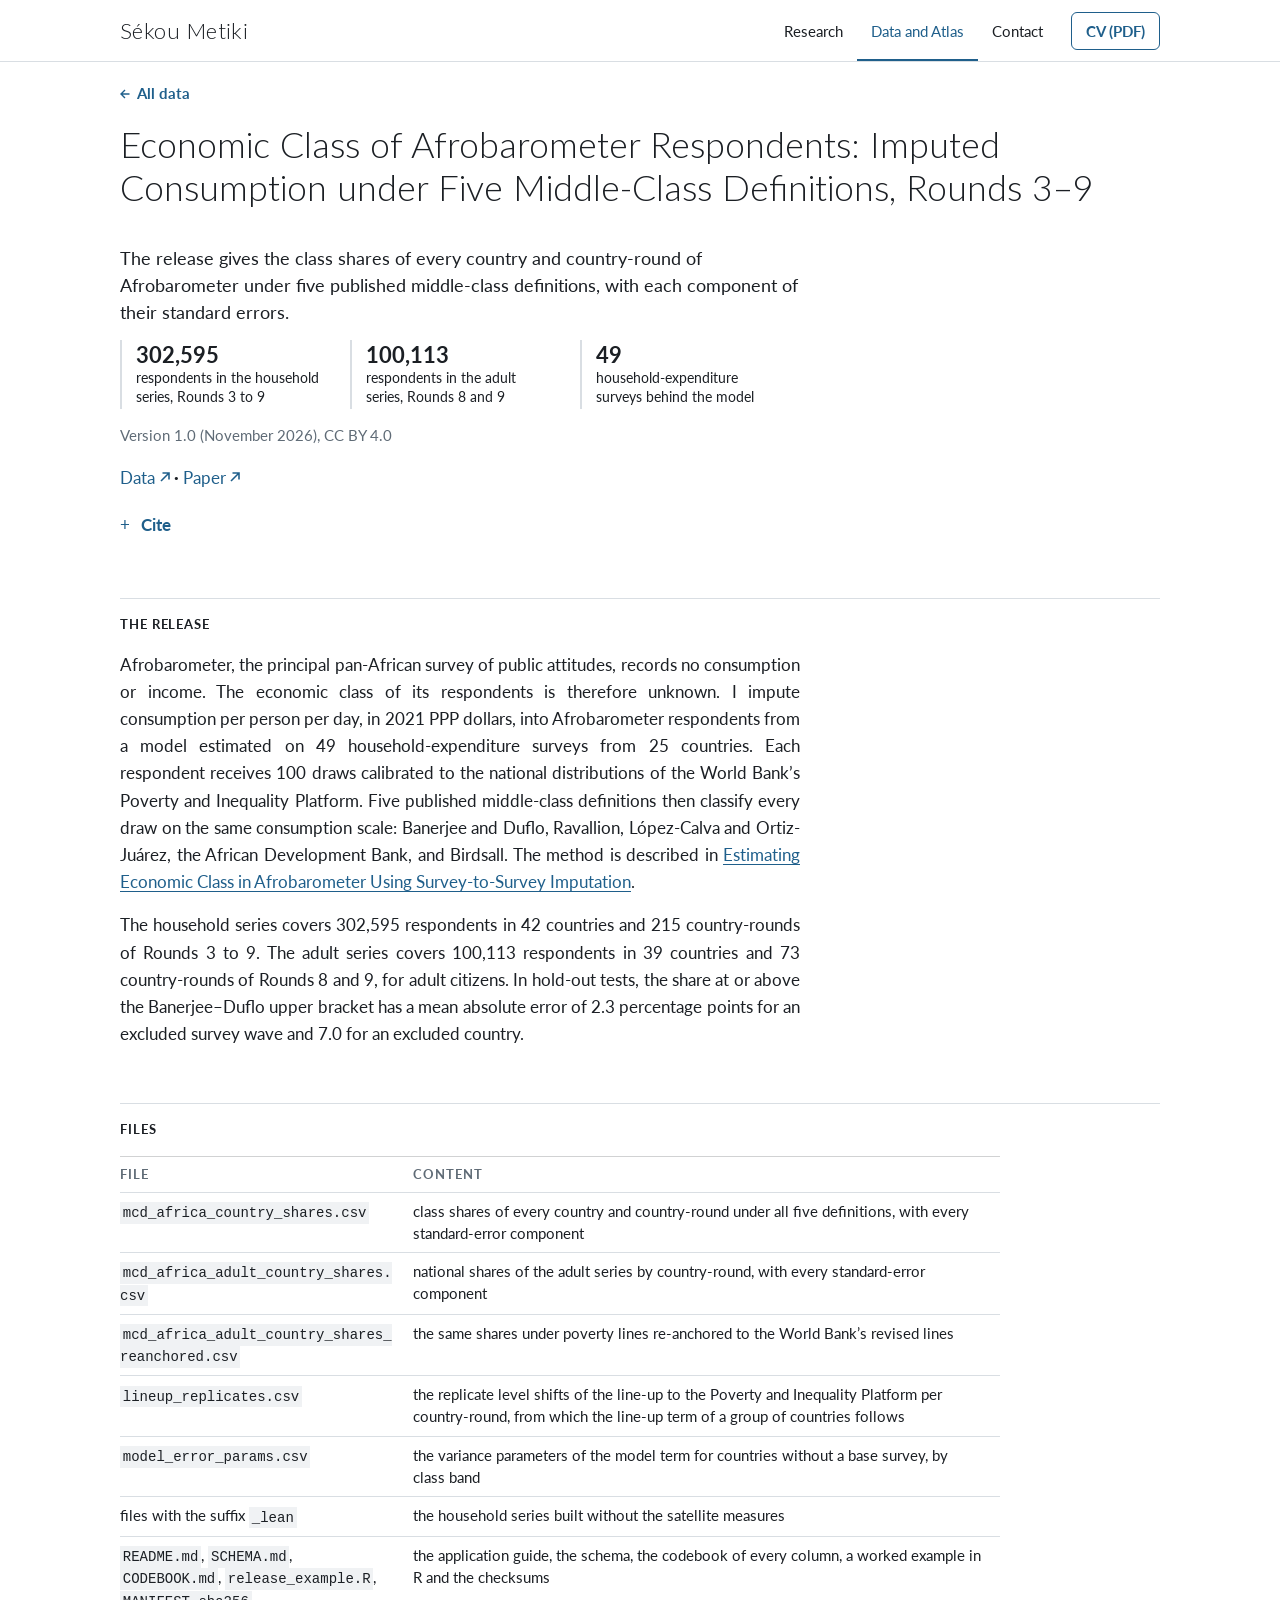
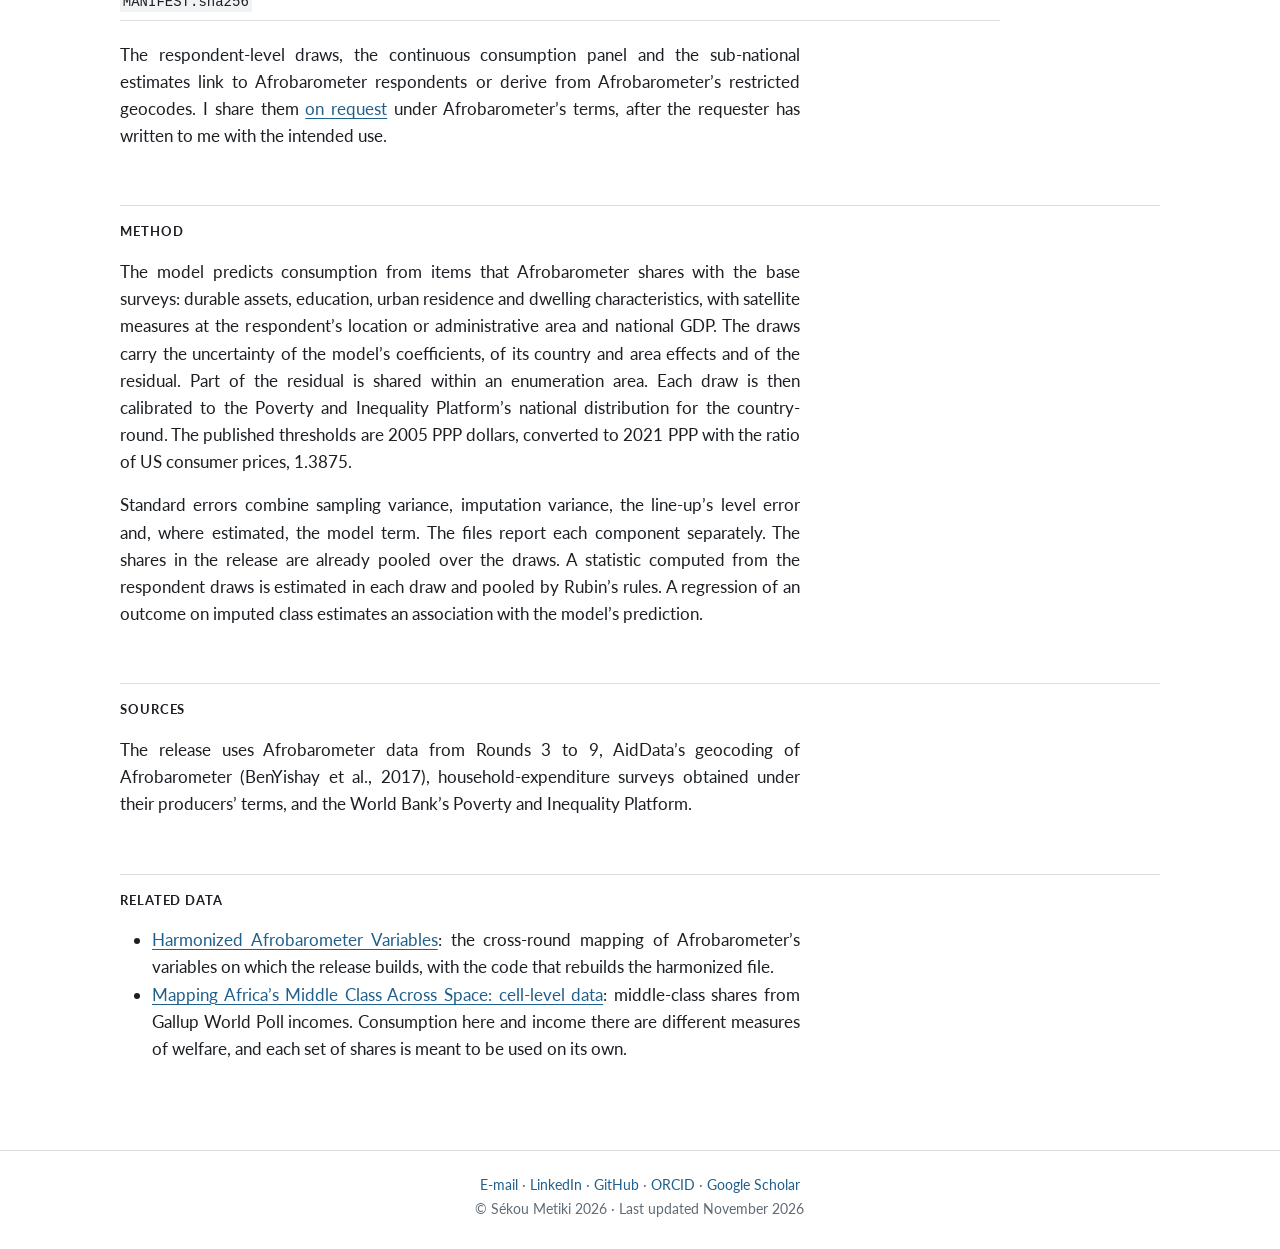
<file: afrobarometer-economic-class-data.html>
<!DOCTYPE html>
<html xmlns="http://www.w3.org/1999/xhtml" lang="en" xml:lang="en"><head>

<meta charset="utf-8">
<meta name="generator" content="quarto-1.10.19">

<meta name="viewport" content="width=device-width, initial-scale=1.0, user-scalable=yes">

<meta name="description" content="Open data on economic class in Afrobarometer: the class shares of every country and country-round under five published middle-class definitions, from consumption imputed into Rounds 3 to 9.">

<title>Economic Class of Afrobarometer Respondents: Imputed Consumption under Five Middle-Class Definitions, Rounds 3–9 – Sékou Metiki</title>
<style>
/* Default styles provided by pandoc.
** See https://pandoc.org/MANUAL.html#variables-for-html for config info.
*/
span.smallcaps{font-variant: small-caps;}
div.columns{display: flex; gap: 1.5em;}
div.column{flex: auto;}
@media screen {
div.columns{gap: min(4vw, 1.5em);}
div.column{overflow-x: auto;}
}
div.hanging-indent{margin-left: 1.5em; text-indent: -1.5em;}
ul.task-list{list-style: none;}
ul.task-list li input[type="checkbox"] {
  width: 0.8em;
  margin: 0 0.8em 0.2em -1em; /* quarto-specific, see https://github.com/quarto-dev/quarto-cli/issues/4556 */ 
  vertical-align: middle;
}
/* CSS for syntax highlighting */
html { -webkit-text-size-adjust: 100%; }
pre > code.sourceCode { white-space: pre; position: relative; }
pre > code.sourceCode > span { display: inline-block; line-height: 1.25; }
pre > code.sourceCode > span:empty { height: 1.2em; }
.sourceCode { overflow: visible; }
code.sourceCode > span { color: inherit; text-decoration: inherit; }
div.sourceCode { margin: 1em 0; }
pre.sourceCode { margin: 0; }
@media screen {
div.sourceCode { overflow: auto; }
}
@media print {
pre > code.sourceCode { white-space: pre-wrap; }
pre > code.sourceCode > span { text-indent: -5em; padding-left: 5em; }
}
pre.numberSource code
  { counter-reset: source-line 0; }
pre.numberSource code > span
  { position: relative; left: -4em; counter-increment: source-line; }
pre.numberSource code > span > a:first-child::before
  { content: counter(source-line);
    position: relative; left: -1em; text-align: right; vertical-align: baseline;
    border: none; display: inline-block;
    -webkit-touch-callout: none; -webkit-user-select: none;
    -khtml-user-select: none; -moz-user-select: none;
    -ms-user-select: none; user-select: none;
    padding: 0 4px; width: 4em;
  }
pre.numberSource { margin-left: 3em;  padding-left: 4px; }
div.sourceCode
  {   }
@media screen {
pre > code.sourceCode > span > a:first-child::before { text-decoration: underline; }
}
</style>


<script src="site_libs/quarto-nav/quarto-nav.js"></script>
<link href="./www/favicon.png" rel="icon" type="image/png">
<script src="site_libs/clipboard/clipboard.min.js"></script>
<script src="site_libs/quarto-html/quarto.js" type="module"></script>
<script src="site_libs/quarto-html/tabsets/tabsets.js" type="module"></script>
<script src="site_libs/quarto-html/popper.min.js"></script>
<script src="site_libs/quarto-html/tippy.umd.min.js"></script>
<script src="site_libs/quarto-html/anchor.min.js"></script>
<link href="site_libs/quarto-html/tippy.css" rel="stylesheet">
<link href="site_libs/quarto-html/quarto-syntax-highlighting-bf27225e3a48a9273f3daa8f8e829971.css" rel="stylesheet" id="quarto-text-highlighting-styles">
<script src="site_libs/bootstrap/bootstrap.min.js"></script>
<link href="site_libs/bootstrap/bootstrap-icons.css" rel="stylesheet">
<link href="site_libs/bootstrap/bootstrap-152c4115f797a3b197795b0ebbd2e33e.min.css" rel="stylesheet" append-hash="true" id="quarto-bootstrap" data-mode="light">
<script id="quarto-search-options" type="application/json">{
  "language": {
    "search-no-results-text": "No results",
    "search-matching-documents-text": "matching documents",
    "search-copy-link-title": "Copy link to search",
    "search-hide-matches-text": "Hide additional matches",
    "search-more-match-text": "more match in this document",
    "search-more-matches-text": "more matches in this document",
    "search-clear-button-title": "Clear",
    "search-text-placeholder": "",
    "search-detached-cancel-button-title": "Cancel",
    "search-submit-button-title": "Submit",
    "search-label": "Search"
  }
}</script>
<style>html{ scroll-behavior: smooth; }</style>
<link rel="apple-touch-icon" href="www/apple-touch-icon.png">


<meta property="og:title" content="Economic Class of Afrobarometer Respondents: Imputed Consumption under Five Middle-Class Definitions, Rounds 3–9 – Sékou Metiki">
<meta property="og:description" content="Open data on economic class in Afrobarometer: the class shares of every country and country-round under five published middle-class definitions, from consumption imputed into Rounds 3 to 9.">
<meta property="og:image" content="https://sekoumetiki.com/www/og-card.jpg">
<meta property="og:site_name" content="Sékou Metiki">
<meta name="twitter:title" content="Economic Class of Afrobarometer Respondents: Imputed Consumption under Five Middle-Class Definitions, Rounds 3–9 – Sékou Metiki">
<meta name="twitter:description" content="Open data on economic class in Afrobarometer: the class shares of every country and country-round under five published middle-class definitions, from consumption imputed into Rounds 3 to 9.">
<meta name="twitter:image" content="https://sekoumetiki.com/www/og-card.jpg">
<meta name="twitter:card" content="summary_large_image">
<link rel="canonical" href="https://sekoumetiki.com/afrobarometer-economic-class-data.html">
</head>

<body class="nav-fixed single in-data quarto-light">

<div id="quarto-search-results"></div>
  <header id="quarto-header" class="headroom fixed-top">
    <nav class="navbar navbar-expand-lg " data-bs-theme="dark">
      <div class="navbar-container container-fluid">
      <div class="navbar-brand-container mx-auto">
    <a class="navbar-brand" href="./index.html">
    <span class="navbar-title">Sékou Metiki</span>
    </a>
  </div>
          <button class="navbar-toggler" type="button" data-bs-toggle="collapse" data-bs-target="#navbarCollapse" aria-controls="navbarCollapse" role="menu" aria-expanded="false" aria-label="Toggle navigation" onclick="if (window.quartoToggleHeadroom) { window.quartoToggleHeadroom(); }">
  <span class="navbar-toggler-icon"></span>
</button>
          <div class="collapse navbar-collapse" id="navbarCollapse">
            <ul class="navbar-nav navbar-nav-scroll ms-auto">
  <li class="nav-item">
    <a class="nav-link" href="./research.html"> 
<span class="menu-text">Research</span></a>
  </li>  
  <li class="nav-item">
    <a class="nav-link" href="./data-products.html"> 
<span class="menu-text">Data and Atlas</span></a>
  </li>  
  <li class="nav-item">
    <a class="nav-link" href="./contact.html"> 
<span class="menu-text">Contact</span></a>
  </li>  
  <li class="nav-item">
    <a class="nav-link" href="./www/cv.pdf"> 
<span class="menu-text">CV (PDF)</span></a>
  </li>  
</ul>
          </div> <!-- /navcollapse -->
            <div class="quarto-navbar-tools">
</div>
      </div> <!-- /container-fluid -->
    </nav>
</header>
<!-- content -->
<div id="quarto-content" class="quarto-container page-columns page-rows-contents page-layout-full page-navbar">
<!-- sidebar -->
<!-- margin-sidebar -->
    
<!-- main -->
<main class="content column-page" id="quarto-document-content">

<header id="title-block-header" class="quarto-title-block default">
<div class="quarto-title">
<h1 class="title">Economic Class of Afrobarometer Respondents: Imputed Consumption under Five Middle-Class Definitions, Rounds 3–9</h1>
</div>



<div class="quarto-title-meta column-page">

    
  
    
  </div>
  


</header>


<div class="back">
<p><a href="./data-products.html">All data</a></p>
</div>
<div class="summary-line">
<p>The release gives the class shares of every country and country-round of Afrobarometer under five published middle-class definitions, with each component of their standard errors.</p>
</div>
<ul class="stats stats-long">
  <li><strong>302,595</strong> respondents in the household series, Rounds 3 to 9</li>
  <li><strong>100,113</strong> respondents in the adult series, Rounds 8 and 9</li>
  <li><strong>49</strong> household-expenditure surveys behind the model</li>
</ul>
<p><span class="updated">Version 1.0 (November 2026), CC BY 4.0</span></p>
<p><span class="links"><a href="https://doi.org/10.5281/zenodo.24453160">Data</a> · <a href="https://www.ssrn.com/abstract=7687039">Paper</a></span></p>
<details class="more">
<summary>
Cite
</summary>
<div class="code-copy-outer-scaffold"><div class="sourceCode" id="cb1"><pre class="sourceCode default code-with-copy"><code class="sourceCode default"><span id="cb1-1"><a href="#cb1-1" aria-hidden="true" tabindex="-1"></a>Metiki, S. (2026). Economic Class of Afrobarometer Respondents: Imputed Consumption under Five Middle-Class Definitions, Rounds 3–9, version 1.0 [dataset]. Zenodo. https://doi.org/10.5281/zenodo.24453161.</span></code></pre></div><button title="Copy to Clipboard" class="code-copy-button"><i class="bi"></i></button></div>
<div class="code-copy-outer-scaffold"><div class="sourceCode" id="cb2"><pre class="sourceCode default code-with-copy"><code class="sourceCode default"><span id="cb2-1"><a href="#cb2-1" aria-hidden="true" tabindex="-1"></a>Metiki, S. (2026). Estimating Economic Class in Afrobarometer Using Survey-to-Survey Imputation. SSRN Working Paper. https://www.ssrn.com/abstract=7687039</span></code></pre></div><button title="Copy to Clipboard" class="code-copy-button"><i class="bi"></i></button></div>
</details>
<section id="the-release" class="level2">
<h2 class="anchored" data-anchor-id="the-release">The release</h2>
<p>Afrobarometer, the principal pan-African survey of public attitudes, records no consumption or income. The economic class of its respondents is therefore unknown. I impute consumption per person per day, in 2021 PPP dollars, into Afrobarometer respondents from a model estimated on 49 household-expenditure surveys from 25 countries. Each respondent receives 100 draws calibrated to the national distributions of the World Bank’s Poverty and Inequality Platform. Five published middle-class definitions then classify every draw on the same consumption scale: Banerjee and Duflo, Ravallion, López-Calva and Ortiz-Juárez, the African Development Bank, and Birdsall. The method is described in <a href="./economic-class-in-afrobarometer.html">Estimating Economic Class in Afrobarometer Using Survey-to-Survey Imputation</a>.</p>
<p>The household series covers 302,595 respondents in 42 countries and 215 country-rounds of Rounds 3 to 9. The adult series covers 100,113 respondents in 39 countries and 73 country-rounds of Rounds 8 and 9, for adult citizens. In hold-out tests, the share at or above the Banerjee–Duflo upper bracket has a mean absolute error of 2.3 percentage points for an excluded survey wave and 7.0 for an excluded country.</p>
</section>
<section id="files" class="level2">
<h2 class="anchored" data-anchor-id="files">Files</h2>
<table class="caption-top table">
<colgroup>
<col style="width: 33%">
<col style="width: 66%">
</colgroup>
<thead>
<tr class="header">
<th>File</th>
<th>Content</th>
</tr>
</thead>
<tbody>
<tr class="odd">
<td><code>mcd_africa_country_shares.csv</code></td>
<td>class shares of every country and country-round under all five definitions, with every standard-error component</td>
</tr>
<tr class="even">
<td><code>mcd_africa_adult_country_shares.csv</code></td>
<td>national shares of the adult series by country-round, with every standard-error component</td>
</tr>
<tr class="odd">
<td><code>mcd_africa_adult_country_shares_reanchored.csv</code></td>
<td>the same shares under poverty lines re-anchored to the World Bank’s revised lines</td>
</tr>
<tr class="even">
<td><code>lineup_replicates.csv</code></td>
<td>the replicate level shifts of the line-up to the Poverty and Inequality Platform per country-round, from which the line-up term of a group of countries follows</td>
</tr>
<tr class="odd">
<td><code>model_error_params.csv</code></td>
<td>the variance parameters of the model term for countries without a base survey, by class band</td>
</tr>
<tr class="even">
<td>files with the suffix <code>_lean</code></td>
<td>the household series built without the satellite measures</td>
</tr>
<tr class="odd">
<td><code>README.md</code>, <code>SCHEMA.md</code>, <code>CODEBOOK.md</code>, <code>release_example.R</code>, <code>MANIFEST.sha256</code></td>
<td>the application guide, the schema, the codebook of every column, a worked example in R and the checksums</td>
</tr>
</tbody>
</table>
<p>The respondent-level draws, the continuous consumption panel and the sub-national estimates link to Afrobarometer respondents or derive from Afrobarometer’s restricted geocodes. I share them <a href="./contact.html">on request</a> under Afrobarometer’s terms, after the requester has written to me with the intended use.</p>
</section>
<section id="method" class="level2">
<h2 class="anchored" data-anchor-id="method">Method</h2>
<p>The model predicts consumption from items that Afrobarometer shares with the base surveys: durable assets, education, urban residence and dwelling characteristics, with satellite measures at the respondent’s location or administrative area and national GDP. The draws carry the uncertainty of the model’s coefficients, of its country and area effects and of the residual. Part of the residual is shared within an enumeration area. Each draw is then calibrated to the Poverty and Inequality Platform’s national distribution for the country-round. The published thresholds are 2005 PPP dollars, converted to 2021 PPP with the ratio of US consumer prices, 1.3875.</p>
<p>Standard errors combine sampling variance, imputation variance, the line-up’s level error and, where estimated, the model term. The files report each component separately. The shares in the release are already pooled over the draws. A statistic computed from the respondent draws is estimated in each draw and pooled by Rubin’s rules. A regression of an outcome on imputed class estimates an association with the model’s prediction.</p>
</section>
<section id="sources" class="level2">
<h2 class="anchored" data-anchor-id="sources">Sources</h2>
<p>The release uses Afrobarometer data from Rounds 3 to 9, AidData’s geocoding of Afrobarometer (BenYishay et al., 2017), household-expenditure surveys obtained under their producers’ terms, and the World Bank’s Poverty and Inequality Platform.</p>
</section>
<section id="related-data" class="level2">
<h2 class="anchored" data-anchor-id="related-data">Related data</h2>
<ul>
<li><a href="./afrobarometer-harmonized-variables.html">Harmonized Afrobarometer Variables</a>: the cross-round mapping of Afrobarometer’s variables on which the release builds, with the code that rebuilds the harmonized file.</li>
<li><a href="./africa-middle-class-cell-data.html">Mapping Africa’s Middle Class Across Space: cell-level data</a>: middle-class shares from Gallup World Poll incomes. Consumption here and income there are different measures of welfare, and each set of shares is meant to be used on its own.</li>
</ul>
<script type="application/ld+json">
{
  "@context": "https://schema.org",
  "@type": "Dataset",
  "name": "Economic Class of Afrobarometer Respondents: Imputed Consumption under Five Middle-Class Definitions, Rounds 3–9",
  "description": "The class shares of every country and country-round of Afrobarometer under five published middle-class definitions, with each component of their standard errors. Consumption per person per day, in 2021 PPP dollars, is imputed into Afrobarometer respondents from a model estimated on 49 household-expenditure surveys from 25 countries, with 100 draws per respondent calibrated to the national distributions of the World Bank's Poverty and Inequality Platform. The household series covers 302,595 respondents in 42 countries and 215 country-rounds of Rounds 3 to 9, and the adult series covers 100,113 respondents in 39 countries and 73 country-rounds of Rounds 8 and 9.",
  "url": "https://sekoumetiki.com/afrobarometer-economic-class-data.html",
  "sameAs": "https://doi.org/10.5281/zenodo.24453160",
  "identifier": "https://doi.org/10.5281/zenodo.24453161",
  "version": "1.0",
  "datePublished": "2026-11-23",
  "license": "https://creativecommons.org/licenses/by/4.0/",
  "isAccessibleForFree": true,
  "inLanguage": "en",
  "keywords": ["economic class", "middle class", "consumption", "survey-to-survey imputation", "multiple imputation", "Afrobarometer", "Africa"],
  "spatialCoverage": { "@type": "Place", "name": "Africa" },
  "creator": [{ "@type": "Person", "name": "Sékou Metiki", "url": "https://sekoumetiki.com/", "sameAs": "https://orcid.org/0009-0005-5144-4861" }],
  "citation": "Metiki, S. (2026). Estimating Economic Class in Afrobarometer Using Survey-to-Survey Imputation. SSRN Working Paper. https://www.ssrn.com/abstract=7687039"
}
</script>


</section>

</main> <!-- /main -->
<script id="quarto-html-after-body" type="application/javascript">
  window.document.addEventListener("DOMContentLoaded", function (event) {
    const icon = "";
    const anchorJS = new window.AnchorJS();
    anchorJS.options = {
      placement: 'right',
      icon: icon
    };
    anchorJS.add('.anchored');
    const isCodeAnnotation = (el) => {
      for (const clz of el.classList) {
        if (clz.startsWith('code-annotation-')) {                     
          return true;
        }
      }
      return false;
    }
    const onCopySuccess = function(e) {
      // button target
      const button = e.trigger;
      // don't keep focus
      button.blur();
      // flash "checked"
      button.classList.add('code-copy-button-checked');
      var currentTitle = button.getAttribute("title");
      button.setAttribute("title", "Copied!");
      let tooltip;
      if (window.bootstrap) {
        button.setAttribute("data-bs-toggle", "tooltip");
        button.setAttribute("data-bs-placement", "left");
        button.setAttribute("data-bs-title", "Copied!");
        tooltip = new bootstrap.Tooltip(button, 
          { trigger: "manual", 
            customClass: "code-copy-button-tooltip",
            offset: [0, -8]});
        tooltip.show();    
      }
      setTimeout(function() {
        if (tooltip) {
          tooltip.hide();
          button.removeAttribute("data-bs-title");
          button.removeAttribute("data-bs-toggle");
          button.removeAttribute("data-bs-placement");
        }
        button.setAttribute("title", currentTitle);
        button.classList.remove('code-copy-button-checked');
      }, 1000);
      // clear code selection
      e.clearSelection();
    }
    const getTextToCopy = function(trigger) {
      const outerScaffold = trigger.parentElement.cloneNode(true);
      const codeEl = outerScaffold.querySelector('code');
      for (const childEl of codeEl.children) {
        if (isCodeAnnotation(childEl)) {
          childEl.remove();
        }
      }
      return codeEl.innerText;
    }
    const clipboard = new window.ClipboardJS('.code-copy-button:not([data-in-quarto-modal])', {
      text: getTextToCopy
    });
    clipboard.on('success', onCopySuccess);
    if (window.document.getElementById('quarto-embedded-source-code-modal')) {
      const clipboardModal = new window.ClipboardJS('.code-copy-button[data-in-quarto-modal]', {
        text: getTextToCopy,
        container: window.document.getElementById('quarto-embedded-source-code-modal')
      });
      clipboardModal.on('success', onCopySuccess);
    }
      var localhostRegex = new RegExp(/^(?:http|https):\/\/localhost\:?[0-9]*\//);
      var mailtoRegex = new RegExp(/^mailto:/);
        var filterRegex = new RegExp("https:\/\/sekoumetiki\.com");
      var isInternal = (href) => {
          return filterRegex.test(href) || localhostRegex.test(href) || mailtoRegex.test(href);
      }
      // Inspect non-navigation links and adorn them if external
     var links = window.document.querySelectorAll('a[href]:not(.nav-link):not(.navbar-brand):not(.toc-action):not(.sidebar-link):not(.sidebar-item-toggle):not(.pagination-link):not(.no-external):not([aria-hidden]):not(.dropdown-item):not(.quarto-navigation-tool):not(.about-link)');
      for (var i=0; i<links.length; i++) {
        const link = links[i];
        if (!isInternal(link.href)) {
          // undo the damage that might have been done by quarto-nav.js in the case of
          // links that we want to consider external
          if (link.dataset.originalHref !== undefined) {
            link.href = link.dataset.originalHref;
          }
            // target, if specified
            link.setAttribute("target", "_blank");
            if (link.getAttribute("rel") === null) {
              link.setAttribute("rel", "noopener");
            }
        }
      }
    function tippyHover(el, contentFn, onTriggerFn, onUntriggerFn) {
      const config = {
        allowHTML: true,
        maxWidth: 500,
        delay: 100,
        arrow: false,
        appendTo: function(el) {
            return el.parentElement;
        },
        interactive: true,
        interactiveBorder: 10,
        theme: 'quarto',
        placement: 'bottom-start',
      };
      if (contentFn) {
        config.content = contentFn;
      }
      if (onTriggerFn) {
        config.onTrigger = onTriggerFn;
      }
      if (onUntriggerFn) {
        config.onUntrigger = onUntriggerFn;
      }
      window.tippy(el, config); 
    }
    const noterefs = window.document.querySelectorAll('a[role="doc-noteref"]');
    for (var i=0; i<noterefs.length; i++) {
      const ref = noterefs[i];
      tippyHover(ref, function() {
        // use id or data attribute instead here
        let href = ref.getAttribute('data-footnote-href') || ref.getAttribute('href');
        try { href = new URL(href).hash; } catch {}
        const id = href.replace(/^#\/?/, "");
        const note = window.document.getElementById(id);
        if (note) {
          return note.innerHTML;
        } else {
          return "";
        }
      });
    }
    const xrefs = window.document.querySelectorAll('a.quarto-xref');
    const processXRef = (id, note) => {
      // Strip column container classes
      const stripColumnClz = (el) => {
        el.classList.remove("page-full", "page-columns");
        if (el.children) {
          for (const child of el.children) {
            stripColumnClz(child);
          }
        }
      }
      stripColumnClz(note)
      if (id === null || id.startsWith('sec-')) {
        // Special case sections, only their first couple elements
        const container = document.createElement("div");
        if (note.children && note.children.length > 2) {
          container.appendChild(note.children[0].cloneNode(true));
          for (let i = 1; i < note.children.length; i++) {
            const child = note.children[i];
            if (child.tagName === "P" && child.innerText === "") {
              continue;
            } else {
              container.appendChild(child.cloneNode(true));
              break;
            }
          }
          if (window.Quarto?.typesetMath) {
            window.Quarto.typesetMath(container);
          }
          return container.innerHTML
        } else {
          if (window.Quarto?.typesetMath) {
            window.Quarto.typesetMath(note);
          }
          return note.innerHTML;
        }
      } else {
        // Remove any anchor links if they are present
        const anchorLink = note.querySelector('a.anchorjs-link');
        if (anchorLink) {
          anchorLink.remove();
        }
        if (window.Quarto?.typesetMath) {
          window.Quarto.typesetMath(note);
        }
        if (note.classList.contains("callout")) {
          return note.outerHTML;
        } else {
          return note.innerHTML;
        }
      }
    }
    for (var i=0; i<xrefs.length; i++) {
      const xref = xrefs[i];
      tippyHover(xref, undefined, function(instance) {
        instance.disable();
        let url = xref.getAttribute('href');
        let hash = undefined; 
        if (url.startsWith('#')) {
          hash = url;
        } else {
          try { hash = new URL(url).hash; } catch {}
        }
        if (hash) {
          const id = hash.replace(/^#\/?/, "");
          const note = window.document.getElementById(id);
          if (note !== null) {
            try {
              const html = processXRef(id, note.cloneNode(true));
              instance.setContent(html);
            } finally {
              instance.enable();
              instance.show();
            }
          } else {
            // See if we can fetch this
            fetch(url.split('#')[0])
            .then(res => res.text())
            .then(html => {
              const parser = new DOMParser();
              const htmlDoc = parser.parseFromString(html, "text/html");
              const note = htmlDoc.getElementById(id);
              if (note !== null) {
                const html = processXRef(id, note);
                instance.setContent(html);
              } 
            }).finally(() => {
              instance.enable();
              instance.show();
            });
          }
        } else {
          // See if we can fetch a full url (with no hash to target)
          // This is a special case and we should probably do some content thinning / targeting
          fetch(url)
          .then(res => res.text())
          .then(html => {
            const parser = new DOMParser();
            const htmlDoc = parser.parseFromString(html, "text/html");
            const note = htmlDoc.querySelector('main.content');
            if (note !== null) {
              // This should only happen for chapter cross references
              // (since there is no id in the URL)
              // remove the first header
              if (note.children.length > 0 && note.children[0].tagName === "HEADER") {
                note.children[0].remove();
              }
              const html = processXRef(null, note);
              instance.setContent(html);
            } 
          }).finally(() => {
            instance.enable();
            instance.show();
          });
        }
      }, function(instance) {
      });
    }
        let selectedAnnoteEl;
        const selectorForAnnotation = ( cell, annotation) => {
          let cellAttr = 'data-code-cell="' + cell + '"';
          let lineAttr = 'data-code-annotation="' +  annotation + '"';
          const selector = 'span[' + cellAttr + '][' + lineAttr + ']';
          return selector;
        }
        const selectCodeLines = (annoteEl) => {
          const doc = window.document;
          const targetCell = annoteEl.getAttribute("data-target-cell");
          const targetAnnotation = annoteEl.getAttribute("data-target-annotation");
          const annoteSpan = window.document.querySelector(selectorForAnnotation(targetCell, targetAnnotation));
          const lines = annoteSpan.getAttribute("data-code-lines").split(",");
          const lineIds = lines.map((line) => {
            return targetCell + "-" + line;
          })
          let top = null;
          let height = null;
          let parent = null;
          if (lineIds.length > 0) {
              //compute the position of the single el (top and bottom and make a div)
              const el = window.document.getElementById(lineIds[0]);
              top = el.offsetTop;
              height = el.offsetHeight;
              parent = el.parentElement.parentElement;
            if (lineIds.length > 1) {
              const lastEl = window.document.getElementById(lineIds[lineIds.length - 1]);
              const bottom = lastEl.offsetTop + lastEl.offsetHeight;
              height = bottom - top;
            }
            if (top !== null && height !== null && parent !== null) {
              // cook up a div (if necessary) and position it 
              let div = window.document.getElementById("code-annotation-line-highlight");
              if (div === null) {
                div = window.document.createElement("div");
                div.setAttribute("id", "code-annotation-line-highlight");
                div.style.position = 'absolute';
                parent.appendChild(div);
              }
              div.style.top = top - 2 + "px";
              div.style.height = height + 4 + "px";
              div.style.left = 0;
              let gutterDiv = window.document.getElementById("code-annotation-line-highlight-gutter");
              if (gutterDiv === null) {
                gutterDiv = window.document.createElement("div");
                gutterDiv.setAttribute("id", "code-annotation-line-highlight-gutter");
                gutterDiv.style.position = 'absolute';
                const codeCell = window.document.getElementById(targetCell);
                const gutter = codeCell.querySelector('.code-annotation-gutter');
                gutter.appendChild(gutterDiv);
              }
              gutterDiv.style.top = top - 2 + "px";
              gutterDiv.style.height = height + 4 + "px";
            }
            selectedAnnoteEl = annoteEl;
          }
        };
        const unselectCodeLines = () => {
          const elementsIds = ["code-annotation-line-highlight", "code-annotation-line-highlight-gutter"];
          elementsIds.forEach((elId) => {
            const div = window.document.getElementById(elId);
            if (div) {
              div.remove();
            }
          });
          selectedAnnoteEl = undefined;
        };
          // Handle positioning of the toggle
      window.addEventListener(
        "resize",
        throttle(() => {
          elRect = undefined;
          if (selectedAnnoteEl) {
            selectCodeLines(selectedAnnoteEl);
          }
        }, 10)
      );
      function throttle(fn, ms) {
      let throttle = false;
      let timer;
        return (...args) => {
          if(!throttle) { // first call gets through
              fn.apply(this, args);
              throttle = true;
          } else { // all the others get throttled
              if(timer) clearTimeout(timer); // cancel #2
              timer = setTimeout(() => {
                fn.apply(this, args);
                timer = throttle = false;
              }, ms);
          }
        };
      }
        // Attach click handler to the DT
        const annoteDls = window.document.querySelectorAll('dt[data-target-cell]');
        for (const annoteDlNode of annoteDls) {
          annoteDlNode.addEventListener('click', (event) => {
            const clickedEl = event.target;
            if (clickedEl !== selectedAnnoteEl) {
              unselectCodeLines();
              const activeEl = window.document.querySelector('dt[data-target-cell].code-annotation-active');
              if (activeEl) {
                activeEl.classList.remove('code-annotation-active');
              }
              selectCodeLines(clickedEl);
              clickedEl.classList.add('code-annotation-active');
            } else {
              // Unselect the line
              unselectCodeLines();
              clickedEl.classList.remove('code-annotation-active');
            }
          });
        }
    const findCites = (el) => {
      const parentEl = el.parentElement;
      if (parentEl) {
        const cites = parentEl.dataset.cites;
        if (cites) {
          return {
            el,
            cites: cites.split(' ')
          };
        } else {
          return findCites(el.parentElement)
        }
      } else {
        return undefined;
      }
    };
    var bibliorefs = window.document.querySelectorAll('a[role="doc-biblioref"]');
    for (var i=0; i<bibliorefs.length; i++) {
      const ref = bibliorefs[i];
      const citeInfo = findCites(ref);
      if (citeInfo) {
        tippyHover(citeInfo.el, function() {
          var popup = window.document.createElement('div');
          citeInfo.cites.forEach(function(cite) {
            var citeDiv = window.document.createElement('div');
            citeDiv.classList.add('hanging-indent');
            citeDiv.classList.add('csl-entry');
            var biblioDiv = window.document.getElementById('ref-' + cite);
            if (biblioDiv) {
              citeDiv.innerHTML = biblioDiv.innerHTML;
            }
            popup.appendChild(citeDiv);
          });
          return popup.innerHTML;
        });
      }
    }
  });
  </script>
</div> <!-- /content -->
<footer class="footer">
  <div class="nav-footer">
    <div class="nav-footer-left">
      &nbsp;
    </div>   
    <div class="nav-footer-center">
<p><a href="mailto:sekou.metiki@kielinstitut.de">E-mail</a> · <a href="https://www.linkedin.com/in/dieudonn%C3%A9-metiki-0b24941b2/">LinkedIn</a> · <a href="https://github.com/Metiki">GitHub</a> · <a href="https://orcid.org/0009-0005-5144-4861">ORCID</a> · <a href="https://scholar.google.com/citations?user=QThCY3wAAAAJ">Google Scholar</a></p>
<p>© Sékou Metiki 2026 · Last updated November 2026</p>
</div>
    <div class="nav-footer-right">
      &nbsp;
    </div>
  </div>
</footer>




<script src="site_libs/quarto-html/zenscroll-min.js"></script>
</body></html>
</file>
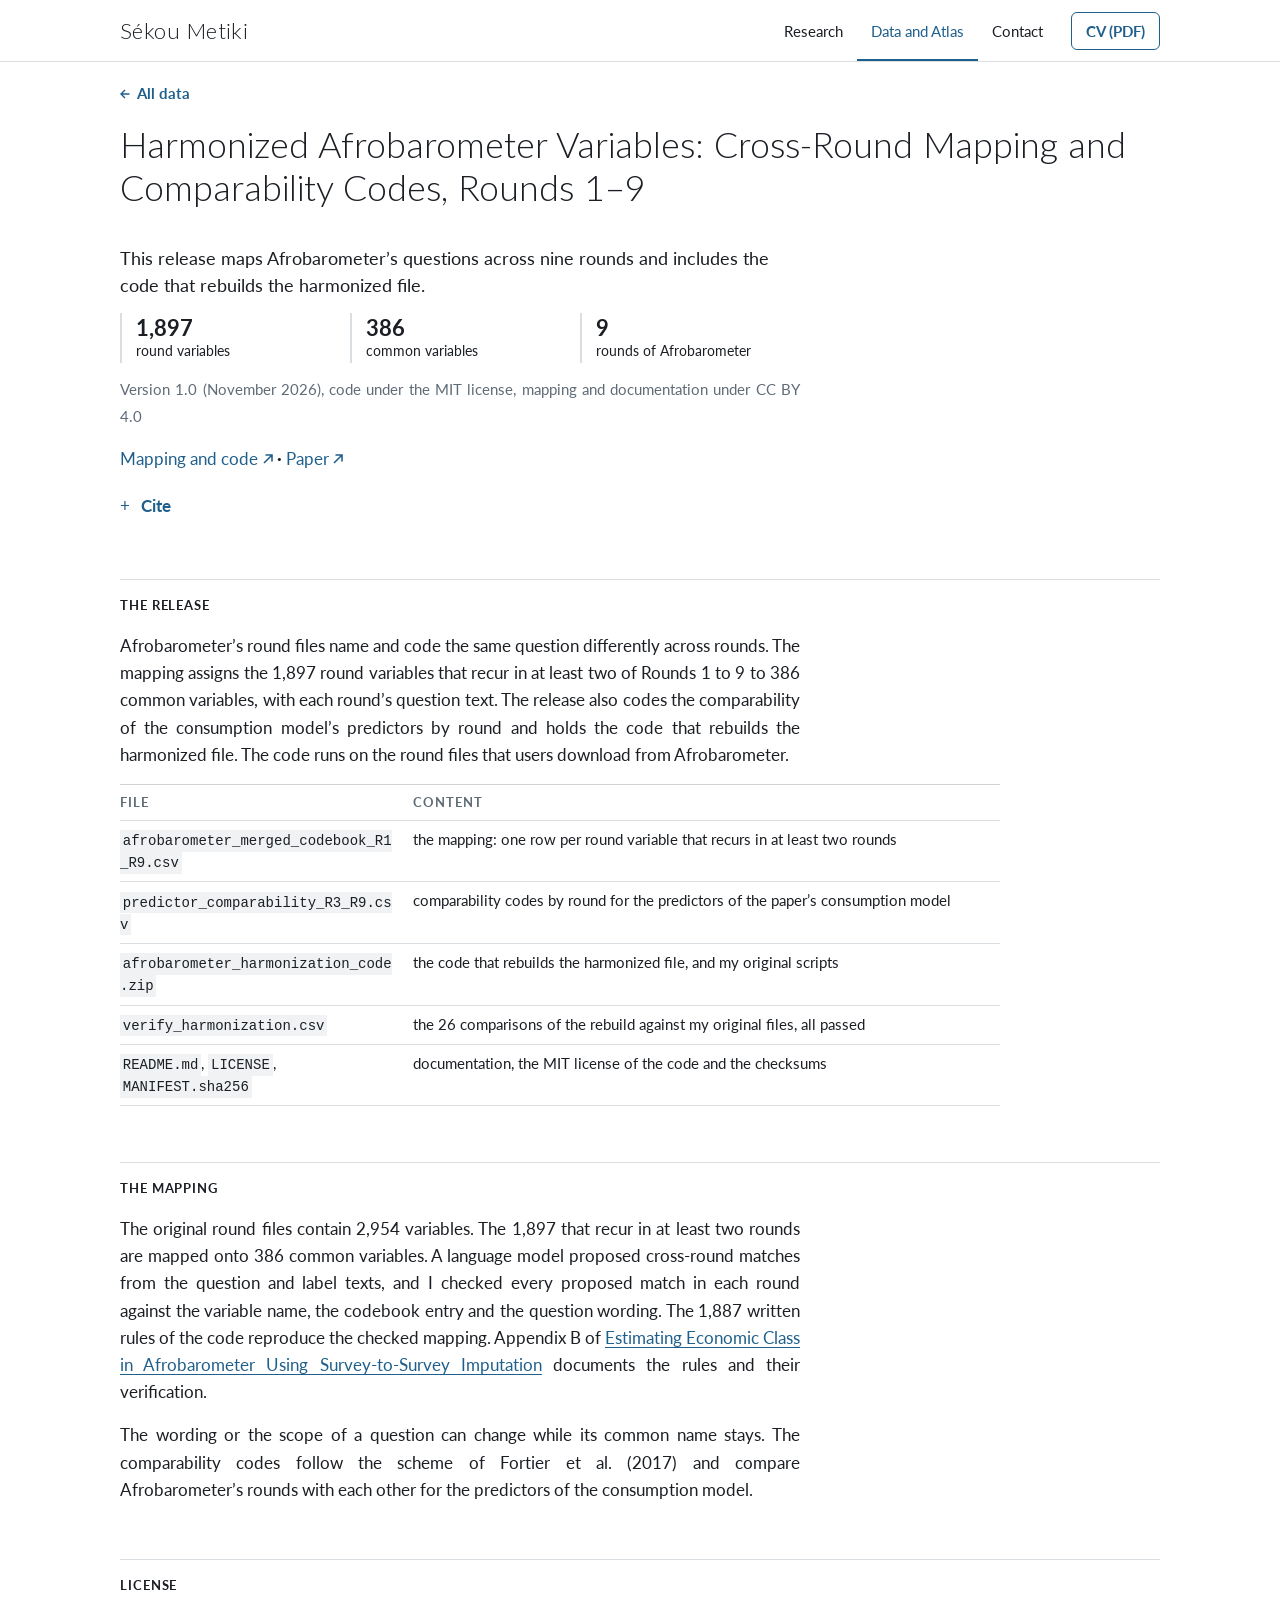
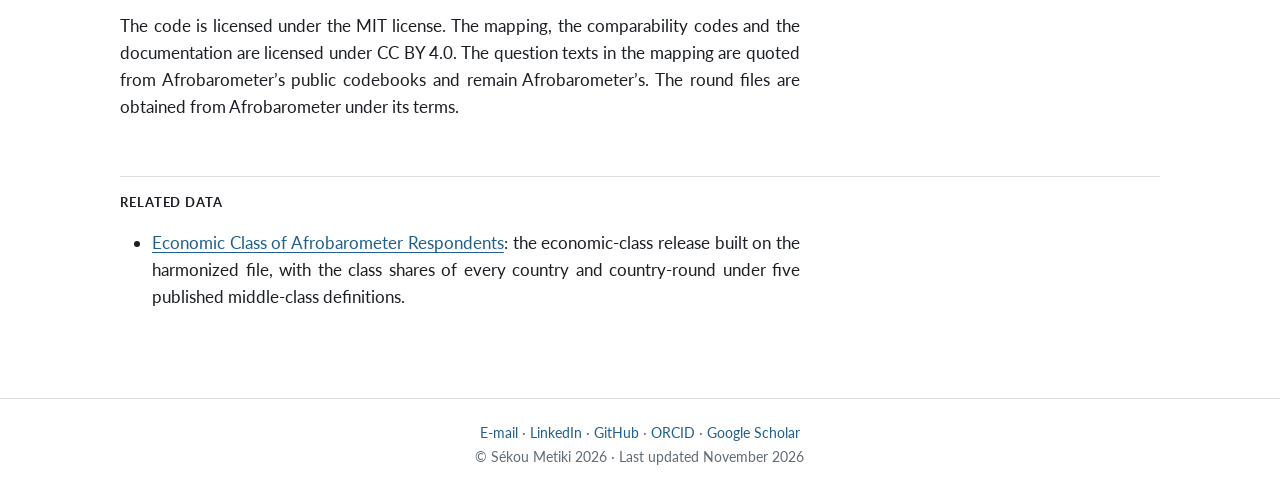
<file: afrobarometer-harmonized-variables.html>
<!DOCTYPE html>
<html xmlns="http://www.w3.org/1999/xhtml" lang="en" xml:lang="en"><head>

<meta charset="utf-8">
<meta name="generator" content="quarto-1.10.19">

<meta name="viewport" content="width=device-width, initial-scale=1.0, user-scalable=yes">

<meta name="description" content="Open data and code: a mapping of the 1,897 round variables that recur in at least two of Afrobarometer’s Rounds 1 to 9 onto 386 common variables, with the code that rebuilds the harmonized file.">

<title>Harmonized Afrobarometer Variables: Cross-Round Mapping and Comparability Codes, Rounds 1–9 – Sékou Metiki</title>
<style>
/* Default styles provided by pandoc.
** See https://pandoc.org/MANUAL.html#variables-for-html for config info.
*/
span.smallcaps{font-variant: small-caps;}
div.columns{display: flex; gap: 1.5em;}
div.column{flex: auto;}
@media screen {
div.columns{gap: min(4vw, 1.5em);}
div.column{overflow-x: auto;}
}
div.hanging-indent{margin-left: 1.5em; text-indent: -1.5em;}
ul.task-list{list-style: none;}
ul.task-list li input[type="checkbox"] {
  width: 0.8em;
  margin: 0 0.8em 0.2em -1em; /* quarto-specific, see https://github.com/quarto-dev/quarto-cli/issues/4556 */ 
  vertical-align: middle;
}
/* CSS for syntax highlighting */
html { -webkit-text-size-adjust: 100%; }
pre > code.sourceCode { white-space: pre; position: relative; }
pre > code.sourceCode > span { display: inline-block; line-height: 1.25; }
pre > code.sourceCode > span:empty { height: 1.2em; }
.sourceCode { overflow: visible; }
code.sourceCode > span { color: inherit; text-decoration: inherit; }
div.sourceCode { margin: 1em 0; }
pre.sourceCode { margin: 0; }
@media screen {
div.sourceCode { overflow: auto; }
}
@media print {
pre > code.sourceCode { white-space: pre-wrap; }
pre > code.sourceCode > span { text-indent: -5em; padding-left: 5em; }
}
pre.numberSource code
  { counter-reset: source-line 0; }
pre.numberSource code > span
  { position: relative; left: -4em; counter-increment: source-line; }
pre.numberSource code > span > a:first-child::before
  { content: counter(source-line);
    position: relative; left: -1em; text-align: right; vertical-align: baseline;
    border: none; display: inline-block;
    -webkit-touch-callout: none; -webkit-user-select: none;
    -khtml-user-select: none; -moz-user-select: none;
    -ms-user-select: none; user-select: none;
    padding: 0 4px; width: 4em;
  }
pre.numberSource { margin-left: 3em;  padding-left: 4px; }
div.sourceCode
  {   }
@media screen {
pre > code.sourceCode > span > a:first-child::before { text-decoration: underline; }
}
</style>


<script src="site_libs/quarto-nav/quarto-nav.js"></script>
<link href="./www/favicon.png" rel="icon" type="image/png">
<script src="site_libs/clipboard/clipboard.min.js"></script>
<script src="site_libs/quarto-html/quarto.js" type="module"></script>
<script src="site_libs/quarto-html/tabsets/tabsets.js" type="module"></script>
<script src="site_libs/quarto-html/popper.min.js"></script>
<script src="site_libs/quarto-html/tippy.umd.min.js"></script>
<script src="site_libs/quarto-html/anchor.min.js"></script>
<link href="site_libs/quarto-html/tippy.css" rel="stylesheet">
<link href="site_libs/quarto-html/quarto-syntax-highlighting-bf27225e3a48a9273f3daa8f8e829971.css" rel="stylesheet" id="quarto-text-highlighting-styles">
<script src="site_libs/bootstrap/bootstrap.min.js"></script>
<link href="site_libs/bootstrap/bootstrap-icons.css" rel="stylesheet">
<link href="site_libs/bootstrap/bootstrap-152c4115f797a3b197795b0ebbd2e33e.min.css" rel="stylesheet" append-hash="true" id="quarto-bootstrap" data-mode="light">
<script id="quarto-search-options" type="application/json">{
  "language": {
    "search-no-results-text": "No results",
    "search-matching-documents-text": "matching documents",
    "search-copy-link-title": "Copy link to search",
    "search-hide-matches-text": "Hide additional matches",
    "search-more-match-text": "more match in this document",
    "search-more-matches-text": "more matches in this document",
    "search-clear-button-title": "Clear",
    "search-text-placeholder": "",
    "search-detached-cancel-button-title": "Cancel",
    "search-submit-button-title": "Submit",
    "search-label": "Search"
  }
}</script>
<style>html{ scroll-behavior: smooth; }</style>
<link rel="apple-touch-icon" href="www/apple-touch-icon.png">


<meta property="og:title" content="Harmonized Afrobarometer Variables: Cross-Round Mapping and Comparability Codes, Rounds 1–9 – Sékou Metiki">
<meta property="og:description" content="Open data and code: a mapping of the 1,897 round variables that recur in at least two of Afrobarometer’s Rounds 1 to 9 onto 386 common variables, with the code that rebuilds the harmonized file.">
<meta property="og:image" content="https://sekoumetiki.com/www/og-card.jpg">
<meta property="og:site_name" content="Sékou Metiki">
<meta name="twitter:title" content="Harmonized Afrobarometer Variables: Cross-Round Mapping and Comparability Codes, Rounds 1–9 – Sékou Metiki">
<meta name="twitter:description" content="Open data and code: a mapping of the 1,897 round variables that recur in at least two of Afrobarometer’s Rounds 1 to 9 onto 386 common variables, with the code that rebuilds the harmonized file.">
<meta name="twitter:image" content="https://sekoumetiki.com/www/og-card.jpg">
<meta name="twitter:card" content="summary_large_image">
<link rel="canonical" href="https://sekoumetiki.com/afrobarometer-harmonized-variables.html">
</head>

<body class="nav-fixed single in-data quarto-light">

<div id="quarto-search-results"></div>
  <header id="quarto-header" class="headroom fixed-top">
    <nav class="navbar navbar-expand-lg " data-bs-theme="dark">
      <div class="navbar-container container-fluid">
      <div class="navbar-brand-container mx-auto">
    <a class="navbar-brand" href="./index.html">
    <span class="navbar-title">Sékou Metiki</span>
    </a>
  </div>
          <button class="navbar-toggler" type="button" data-bs-toggle="collapse" data-bs-target="#navbarCollapse" aria-controls="navbarCollapse" role="menu" aria-expanded="false" aria-label="Toggle navigation" onclick="if (window.quartoToggleHeadroom) { window.quartoToggleHeadroom(); }">
  <span class="navbar-toggler-icon"></span>
</button>
          <div class="collapse navbar-collapse" id="navbarCollapse">
            <ul class="navbar-nav navbar-nav-scroll ms-auto">
  <li class="nav-item">
    <a class="nav-link" href="./research.html"> 
<span class="menu-text">Research</span></a>
  </li>  
  <li class="nav-item">
    <a class="nav-link" href="./data-products.html"> 
<span class="menu-text">Data and Atlas</span></a>
  </li>  
  <li class="nav-item">
    <a class="nav-link" href="./contact.html"> 
<span class="menu-text">Contact</span></a>
  </li>  
  <li class="nav-item">
    <a class="nav-link" href="./www/cv.pdf"> 
<span class="menu-text">CV (PDF)</span></a>
  </li>  
</ul>
          </div> <!-- /navcollapse -->
            <div class="quarto-navbar-tools">
</div>
      </div> <!-- /container-fluid -->
    </nav>
</header>
<!-- content -->
<div id="quarto-content" class="quarto-container page-columns page-rows-contents page-layout-full page-navbar">
<!-- sidebar -->
<!-- margin-sidebar -->
    
<!-- main -->
<main class="content column-page" id="quarto-document-content">

<header id="title-block-header" class="quarto-title-block default">
<div class="quarto-title">
<h1 class="title">Harmonized Afrobarometer Variables: Cross-Round Mapping and Comparability Codes, Rounds 1–9</h1>
</div>



<div class="quarto-title-meta column-page">

    
  
    
  </div>
  


</header>


<div class="back">
<p><a href="./data-products.html">All data</a></p>
</div>
<div class="summary-line">
<p>This release maps Afrobarometer’s questions across nine rounds and includes the code that rebuilds the harmonized file.</p>
</div>
<ul class="stats">
  <li><strong>1,897</strong> round variables</li>
  <li><strong>386</strong> common variables</li>
  <li><strong>9</strong> rounds of Afrobarometer</li>
</ul>
<p><span class="updated">Version 1.0 (November 2026), code under the MIT license, mapping and documentation under CC BY 4.0</span></p>
<p><span class="links"><a href="https://doi.org/10.5281/zenodo.24453207">Mapping and code</a> · <a href="https://www.ssrn.com/abstract=7687039">Paper</a></span></p>
<details class="more">
<summary>
Cite
</summary>
<div class="code-copy-outer-scaffold"><div class="sourceCode" id="cb1"><pre class="sourceCode default code-with-copy"><code class="sourceCode default"><span id="cb1-1"><a href="#cb1-1" aria-hidden="true" tabindex="-1"></a>Metiki, S. (2026). Harmonized Afrobarometer Variables: Cross-Round Mapping and Comparability Codes, Rounds 1–9, version 1.0 [dataset]. Zenodo. https://doi.org/10.5281/zenodo.24453208.</span></code></pre></div><button title="Copy to Clipboard" class="code-copy-button"><i class="bi"></i></button></div>
<div class="code-copy-outer-scaffold"><div class="sourceCode" id="cb2"><pre class="sourceCode default code-with-copy"><code class="sourceCode default"><span id="cb2-1"><a href="#cb2-1" aria-hidden="true" tabindex="-1"></a>Metiki, S. (2026). Estimating Economic Class in Afrobarometer Using Survey-to-Survey Imputation. SSRN Working Paper. https://www.ssrn.com/abstract=7687039</span></code></pre></div><button title="Copy to Clipboard" class="code-copy-button"><i class="bi"></i></button></div>
</details>
<section id="the-release" class="level2">
<h2 class="anchored" data-anchor-id="the-release">The release</h2>
<p>Afrobarometer’s round files name and code the same question differently across rounds. The mapping assigns the 1,897 round variables that recur in at least two of Rounds 1 to 9 to 386 common variables, with each round’s question text. The release also codes the comparability of the consumption model’s predictors by round and holds the code that rebuilds the harmonized file. The code runs on the round files that users download from Afrobarometer.</p>
<table class="caption-top table">
<colgroup>
<col style="width: 33%">
<col style="width: 66%">
</colgroup>
<thead>
<tr class="header">
<th>File</th>
<th>Content</th>
</tr>
</thead>
<tbody>
<tr class="odd">
<td><code>afrobarometer_merged_codebook_R1_R9.csv</code></td>
<td>the mapping: one row per round variable that recurs in at least two rounds</td>
</tr>
<tr class="even">
<td><code>predictor_comparability_R3_R9.csv</code></td>
<td>comparability codes by round for the predictors of the paper’s consumption model</td>
</tr>
<tr class="odd">
<td><code>afrobarometer_harmonization_code.zip</code></td>
<td>the code that rebuilds the harmonized file, and my original scripts</td>
</tr>
<tr class="even">
<td><code>verify_harmonization.csv</code></td>
<td>the 26 comparisons of the rebuild against my original files, all passed</td>
</tr>
<tr class="odd">
<td><code>README.md</code>, <code>LICENSE</code>, <code>MANIFEST.sha256</code></td>
<td>documentation, the MIT license of the code and the checksums</td>
</tr>
</tbody>
</table>
</section>
<section id="the-mapping" class="level2">
<h2 class="anchored" data-anchor-id="the-mapping">The mapping</h2>
<p>The original round files contain 2,954 variables. The 1,897 that recur in at least two rounds are mapped onto 386 common variables. A language model proposed cross-round matches from the question and label texts, and I checked every proposed match in each round against the variable name, the codebook entry and the question wording. The 1,887 written rules of the code reproduce the checked mapping. Appendix B of <a href="./economic-class-in-afrobarometer.html">Estimating Economic Class in Afrobarometer Using Survey-to-Survey Imputation</a> documents the rules and their verification.</p>
<p>The wording or the scope of a question can change while its common name stays. The comparability codes follow the scheme of Fortier et al.&nbsp;(2017) and compare Afrobarometer’s rounds with each other for the predictors of the consumption model.</p>
</section>
<section id="license" class="level2">
<h2 class="anchored" data-anchor-id="license">License</h2>
<p>The code is licensed under the MIT license. The mapping, the comparability codes and the documentation are licensed under CC BY 4.0. The question texts in the mapping are quoted from Afrobarometer’s public codebooks and remain Afrobarometer’s. The round files are obtained from Afrobarometer under its terms.</p>
</section>
<section id="related-data" class="level2">
<h2 class="anchored" data-anchor-id="related-data">Related data</h2>
<ul>
<li><a href="./afrobarometer-economic-class-data.html">Economic Class of Afrobarometer Respondents</a>: the economic-class release built on the harmonized file, with the class shares of every country and country-round under five published middle-class definitions.</li>
</ul>
<script type="application/ld+json">
{
  "@context": "https://schema.org",
  "@type": "Dataset",
  "name": "Harmonized Afrobarometer Variables: Cross-Round Mapping and Comparability Codes, Rounds 1–9",
  "description": "A mapping of the 1,897 round variables that recur in at least two of Afrobarometer's Rounds 1 to 9 onto 386 common variables, with each round's question text, comparability codes by round for the predictors of a consumption model, and the code that rebuilds the harmonized file from Afrobarometer's public round files.",
  "url": "https://sekoumetiki.com/afrobarometer-harmonized-variables.html",
  "sameAs": "https://doi.org/10.5281/zenodo.24453207",
  "identifier": "https://doi.org/10.5281/zenodo.24453208",
  "version": "1.0",
  "datePublished": "2026-11-23",
  "license": "https://creativecommons.org/licenses/by/4.0/",
  "isAccessibleForFree": true,
  "inLanguage": "en",
  "keywords": ["Afrobarometer", "survey harmonization", "cross-round mapping", "comparability", "Africa"],
  "spatialCoverage": { "@type": "Place", "name": "Africa" },
  "creator": [{ "@type": "Person", "name": "Sékou Metiki", "url": "https://sekoumetiki.com/", "sameAs": "https://orcid.org/0009-0005-5144-4861" }],
  "citation": "Metiki, S. (2026). Estimating Economic Class in Afrobarometer Using Survey-to-Survey Imputation. SSRN Working Paper. https://www.ssrn.com/abstract=7687039"
}
</script>


</section>

</main> <!-- /main -->
<script id="quarto-html-after-body" type="application/javascript">
  window.document.addEventListener("DOMContentLoaded", function (event) {
    const icon = "";
    const anchorJS = new window.AnchorJS();
    anchorJS.options = {
      placement: 'right',
      icon: icon
    };
    anchorJS.add('.anchored');
    const isCodeAnnotation = (el) => {
      for (const clz of el.classList) {
        if (clz.startsWith('code-annotation-')) {                     
          return true;
        }
      }
      return false;
    }
    const onCopySuccess = function(e) {
      // button target
      const button = e.trigger;
      // don't keep focus
      button.blur();
      // flash "checked"
      button.classList.add('code-copy-button-checked');
      var currentTitle = button.getAttribute("title");
      button.setAttribute("title", "Copied!");
      let tooltip;
      if (window.bootstrap) {
        button.setAttribute("data-bs-toggle", "tooltip");
        button.setAttribute("data-bs-placement", "left");
        button.setAttribute("data-bs-title", "Copied!");
        tooltip = new bootstrap.Tooltip(button, 
          { trigger: "manual", 
            customClass: "code-copy-button-tooltip",
            offset: [0, -8]});
        tooltip.show();    
      }
      setTimeout(function() {
        if (tooltip) {
          tooltip.hide();
          button.removeAttribute("data-bs-title");
          button.removeAttribute("data-bs-toggle");
          button.removeAttribute("data-bs-placement");
        }
        button.setAttribute("title", currentTitle);
        button.classList.remove('code-copy-button-checked');
      }, 1000);
      // clear code selection
      e.clearSelection();
    }
    const getTextToCopy = function(trigger) {
      const outerScaffold = trigger.parentElement.cloneNode(true);
      const codeEl = outerScaffold.querySelector('code');
      for (const childEl of codeEl.children) {
        if (isCodeAnnotation(childEl)) {
          childEl.remove();
        }
      }
      return codeEl.innerText;
    }
    const clipboard = new window.ClipboardJS('.code-copy-button:not([data-in-quarto-modal])', {
      text: getTextToCopy
    });
    clipboard.on('success', onCopySuccess);
    if (window.document.getElementById('quarto-embedded-source-code-modal')) {
      const clipboardModal = new window.ClipboardJS('.code-copy-button[data-in-quarto-modal]', {
        text: getTextToCopy,
        container: window.document.getElementById('quarto-embedded-source-code-modal')
      });
      clipboardModal.on('success', onCopySuccess);
    }
      var localhostRegex = new RegExp(/^(?:http|https):\/\/localhost\:?[0-9]*\//);
      var mailtoRegex = new RegExp(/^mailto:/);
        var filterRegex = new RegExp("https:\/\/sekoumetiki\.com");
      var isInternal = (href) => {
          return filterRegex.test(href) || localhostRegex.test(href) || mailtoRegex.test(href);
      }
      // Inspect non-navigation links and adorn them if external
     var links = window.document.querySelectorAll('a[href]:not(.nav-link):not(.navbar-brand):not(.toc-action):not(.sidebar-link):not(.sidebar-item-toggle):not(.pagination-link):not(.no-external):not([aria-hidden]):not(.dropdown-item):not(.quarto-navigation-tool):not(.about-link)');
      for (var i=0; i<links.length; i++) {
        const link = links[i];
        if (!isInternal(link.href)) {
          // undo the damage that might have been done by quarto-nav.js in the case of
          // links that we want to consider external
          if (link.dataset.originalHref !== undefined) {
            link.href = link.dataset.originalHref;
          }
            // target, if specified
            link.setAttribute("target", "_blank");
            if (link.getAttribute("rel") === null) {
              link.setAttribute("rel", "noopener");
            }
        }
      }
    function tippyHover(el, contentFn, onTriggerFn, onUntriggerFn) {
      const config = {
        allowHTML: true,
        maxWidth: 500,
        delay: 100,
        arrow: false,
        appendTo: function(el) {
            return el.parentElement;
        },
        interactive: true,
        interactiveBorder: 10,
        theme: 'quarto',
        placement: 'bottom-start',
      };
      if (contentFn) {
        config.content = contentFn;
      }
      if (onTriggerFn) {
        config.onTrigger = onTriggerFn;
      }
      if (onUntriggerFn) {
        config.onUntrigger = onUntriggerFn;
      }
      window.tippy(el, config); 
    }
    const noterefs = window.document.querySelectorAll('a[role="doc-noteref"]');
    for (var i=0; i<noterefs.length; i++) {
      const ref = noterefs[i];
      tippyHover(ref, function() {
        // use id or data attribute instead here
        let href = ref.getAttribute('data-footnote-href') || ref.getAttribute('href');
        try { href = new URL(href).hash; } catch {}
        const id = href.replace(/^#\/?/, "");
        const note = window.document.getElementById(id);
        if (note) {
          return note.innerHTML;
        } else {
          return "";
        }
      });
    }
    const xrefs = window.document.querySelectorAll('a.quarto-xref');
    const processXRef = (id, note) => {
      // Strip column container classes
      const stripColumnClz = (el) => {
        el.classList.remove("page-full", "page-columns");
        if (el.children) {
          for (const child of el.children) {
            stripColumnClz(child);
          }
        }
      }
      stripColumnClz(note)
      if (id === null || id.startsWith('sec-')) {
        // Special case sections, only their first couple elements
        const container = document.createElement("div");
        if (note.children && note.children.length > 2) {
          container.appendChild(note.children[0].cloneNode(true));
          for (let i = 1; i < note.children.length; i++) {
            const child = note.children[i];
            if (child.tagName === "P" && child.innerText === "") {
              continue;
            } else {
              container.appendChild(child.cloneNode(true));
              break;
            }
          }
          if (window.Quarto?.typesetMath) {
            window.Quarto.typesetMath(container);
          }
          return container.innerHTML
        } else {
          if (window.Quarto?.typesetMath) {
            window.Quarto.typesetMath(note);
          }
          return note.innerHTML;
        }
      } else {
        // Remove any anchor links if they are present
        const anchorLink = note.querySelector('a.anchorjs-link');
        if (anchorLink) {
          anchorLink.remove();
        }
        if (window.Quarto?.typesetMath) {
          window.Quarto.typesetMath(note);
        }
        if (note.classList.contains("callout")) {
          return note.outerHTML;
        } else {
          return note.innerHTML;
        }
      }
    }
    for (var i=0; i<xrefs.length; i++) {
      const xref = xrefs[i];
      tippyHover(xref, undefined, function(instance) {
        instance.disable();
        let url = xref.getAttribute('href');
        let hash = undefined; 
        if (url.startsWith('#')) {
          hash = url;
        } else {
          try { hash = new URL(url).hash; } catch {}
        }
        if (hash) {
          const id = hash.replace(/^#\/?/, "");
          const note = window.document.getElementById(id);
          if (note !== null) {
            try {
              const html = processXRef(id, note.cloneNode(true));
              instance.setContent(html);
            } finally {
              instance.enable();
              instance.show();
            }
          } else {
            // See if we can fetch this
            fetch(url.split('#')[0])
            .then(res => res.text())
            .then(html => {
              const parser = new DOMParser();
              const htmlDoc = parser.parseFromString(html, "text/html");
              const note = htmlDoc.getElementById(id);
              if (note !== null) {
                const html = processXRef(id, note);
                instance.setContent(html);
              } 
            }).finally(() => {
              instance.enable();
              instance.show();
            });
          }
        } else {
          // See if we can fetch a full url (with no hash to target)
          // This is a special case and we should probably do some content thinning / targeting
          fetch(url)
          .then(res => res.text())
          .then(html => {
            const parser = new DOMParser();
            const htmlDoc = parser.parseFromString(html, "text/html");
            const note = htmlDoc.querySelector('main.content');
            if (note !== null) {
              // This should only happen for chapter cross references
              // (since there is no id in the URL)
              // remove the first header
              if (note.children.length > 0 && note.children[0].tagName === "HEADER") {
                note.children[0].remove();
              }
              const html = processXRef(null, note);
              instance.setContent(html);
            } 
          }).finally(() => {
            instance.enable();
            instance.show();
          });
        }
      }, function(instance) {
      });
    }
        let selectedAnnoteEl;
        const selectorForAnnotation = ( cell, annotation) => {
          let cellAttr = 'data-code-cell="' + cell + '"';
          let lineAttr = 'data-code-annotation="' +  annotation + '"';
          const selector = 'span[' + cellAttr + '][' + lineAttr + ']';
          return selector;
        }
        const selectCodeLines = (annoteEl) => {
          const doc = window.document;
          const targetCell = annoteEl.getAttribute("data-target-cell");
          const targetAnnotation = annoteEl.getAttribute("data-target-annotation");
          const annoteSpan = window.document.querySelector(selectorForAnnotation(targetCell, targetAnnotation));
          const lines = annoteSpan.getAttribute("data-code-lines").split(",");
          const lineIds = lines.map((line) => {
            return targetCell + "-" + line;
          })
          let top = null;
          let height = null;
          let parent = null;
          if (lineIds.length > 0) {
              //compute the position of the single el (top and bottom and make a div)
              const el = window.document.getElementById(lineIds[0]);
              top = el.offsetTop;
              height = el.offsetHeight;
              parent = el.parentElement.parentElement;
            if (lineIds.length > 1) {
              const lastEl = window.document.getElementById(lineIds[lineIds.length - 1]);
              const bottom = lastEl.offsetTop + lastEl.offsetHeight;
              height = bottom - top;
            }
            if (top !== null && height !== null && parent !== null) {
              // cook up a div (if necessary) and position it 
              let div = window.document.getElementById("code-annotation-line-highlight");
              if (div === null) {
                div = window.document.createElement("div");
                div.setAttribute("id", "code-annotation-line-highlight");
                div.style.position = 'absolute';
                parent.appendChild(div);
              }
              div.style.top = top - 2 + "px";
              div.style.height = height + 4 + "px";
              div.style.left = 0;
              let gutterDiv = window.document.getElementById("code-annotation-line-highlight-gutter");
              if (gutterDiv === null) {
                gutterDiv = window.document.createElement("div");
                gutterDiv.setAttribute("id", "code-annotation-line-highlight-gutter");
                gutterDiv.style.position = 'absolute';
                const codeCell = window.document.getElementById(targetCell);
                const gutter = codeCell.querySelector('.code-annotation-gutter');
                gutter.appendChild(gutterDiv);
              }
              gutterDiv.style.top = top - 2 + "px";
              gutterDiv.style.height = height + 4 + "px";
            }
            selectedAnnoteEl = annoteEl;
          }
        };
        const unselectCodeLines = () => {
          const elementsIds = ["code-annotation-line-highlight", "code-annotation-line-highlight-gutter"];
          elementsIds.forEach((elId) => {
            const div = window.document.getElementById(elId);
            if (div) {
              div.remove();
            }
          });
          selectedAnnoteEl = undefined;
        };
          // Handle positioning of the toggle
      window.addEventListener(
        "resize",
        throttle(() => {
          elRect = undefined;
          if (selectedAnnoteEl) {
            selectCodeLines(selectedAnnoteEl);
          }
        }, 10)
      );
      function throttle(fn, ms) {
      let throttle = false;
      let timer;
        return (...args) => {
          if(!throttle) { // first call gets through
              fn.apply(this, args);
              throttle = true;
          } else { // all the others get throttled
              if(timer) clearTimeout(timer); // cancel #2
              timer = setTimeout(() => {
                fn.apply(this, args);
                timer = throttle = false;
              }, ms);
          }
        };
      }
        // Attach click handler to the DT
        const annoteDls = window.document.querySelectorAll('dt[data-target-cell]');
        for (const annoteDlNode of annoteDls) {
          annoteDlNode.addEventListener('click', (event) => {
            const clickedEl = event.target;
            if (clickedEl !== selectedAnnoteEl) {
              unselectCodeLines();
              const activeEl = window.document.querySelector('dt[data-target-cell].code-annotation-active');
              if (activeEl) {
                activeEl.classList.remove('code-annotation-active');
              }
              selectCodeLines(clickedEl);
              clickedEl.classList.add('code-annotation-active');
            } else {
              // Unselect the line
              unselectCodeLines();
              clickedEl.classList.remove('code-annotation-active');
            }
          });
        }
    const findCites = (el) => {
      const parentEl = el.parentElement;
      if (parentEl) {
        const cites = parentEl.dataset.cites;
        if (cites) {
          return {
            el,
            cites: cites.split(' ')
          };
        } else {
          return findCites(el.parentElement)
        }
      } else {
        return undefined;
      }
    };
    var bibliorefs = window.document.querySelectorAll('a[role="doc-biblioref"]');
    for (var i=0; i<bibliorefs.length; i++) {
      const ref = bibliorefs[i];
      const citeInfo = findCites(ref);
      if (citeInfo) {
        tippyHover(citeInfo.el, function() {
          var popup = window.document.createElement('div');
          citeInfo.cites.forEach(function(cite) {
            var citeDiv = window.document.createElement('div');
            citeDiv.classList.add('hanging-indent');
            citeDiv.classList.add('csl-entry');
            var biblioDiv = window.document.getElementById('ref-' + cite);
            if (biblioDiv) {
              citeDiv.innerHTML = biblioDiv.innerHTML;
            }
            popup.appendChild(citeDiv);
          });
          return popup.innerHTML;
        });
      }
    }
  });
  </script>
</div> <!-- /content -->
<footer class="footer">
  <div class="nav-footer">
    <div class="nav-footer-left">
      &nbsp;
    </div>   
    <div class="nav-footer-center">
<p><a href="mailto:sekou.metiki@kielinstitut.de">E-mail</a> · <a href="https://www.linkedin.com/in/dieudonn%C3%A9-metiki-0b24941b2/">LinkedIn</a> · <a href="https://github.com/Metiki">GitHub</a> · <a href="https://orcid.org/0009-0005-5144-4861">ORCID</a> · <a href="https://scholar.google.com/citations?user=QThCY3wAAAAJ">Google Scholar</a></p>
<p>© Sékou Metiki 2026 · Last updated November 2026</p>
</div>
    <div class="nav-footer-right">
      &nbsp;
    </div>
  </div>
</footer>




<script src="site_libs/quarto-html/zenscroll-min.js"></script>
</body></html>
</file>
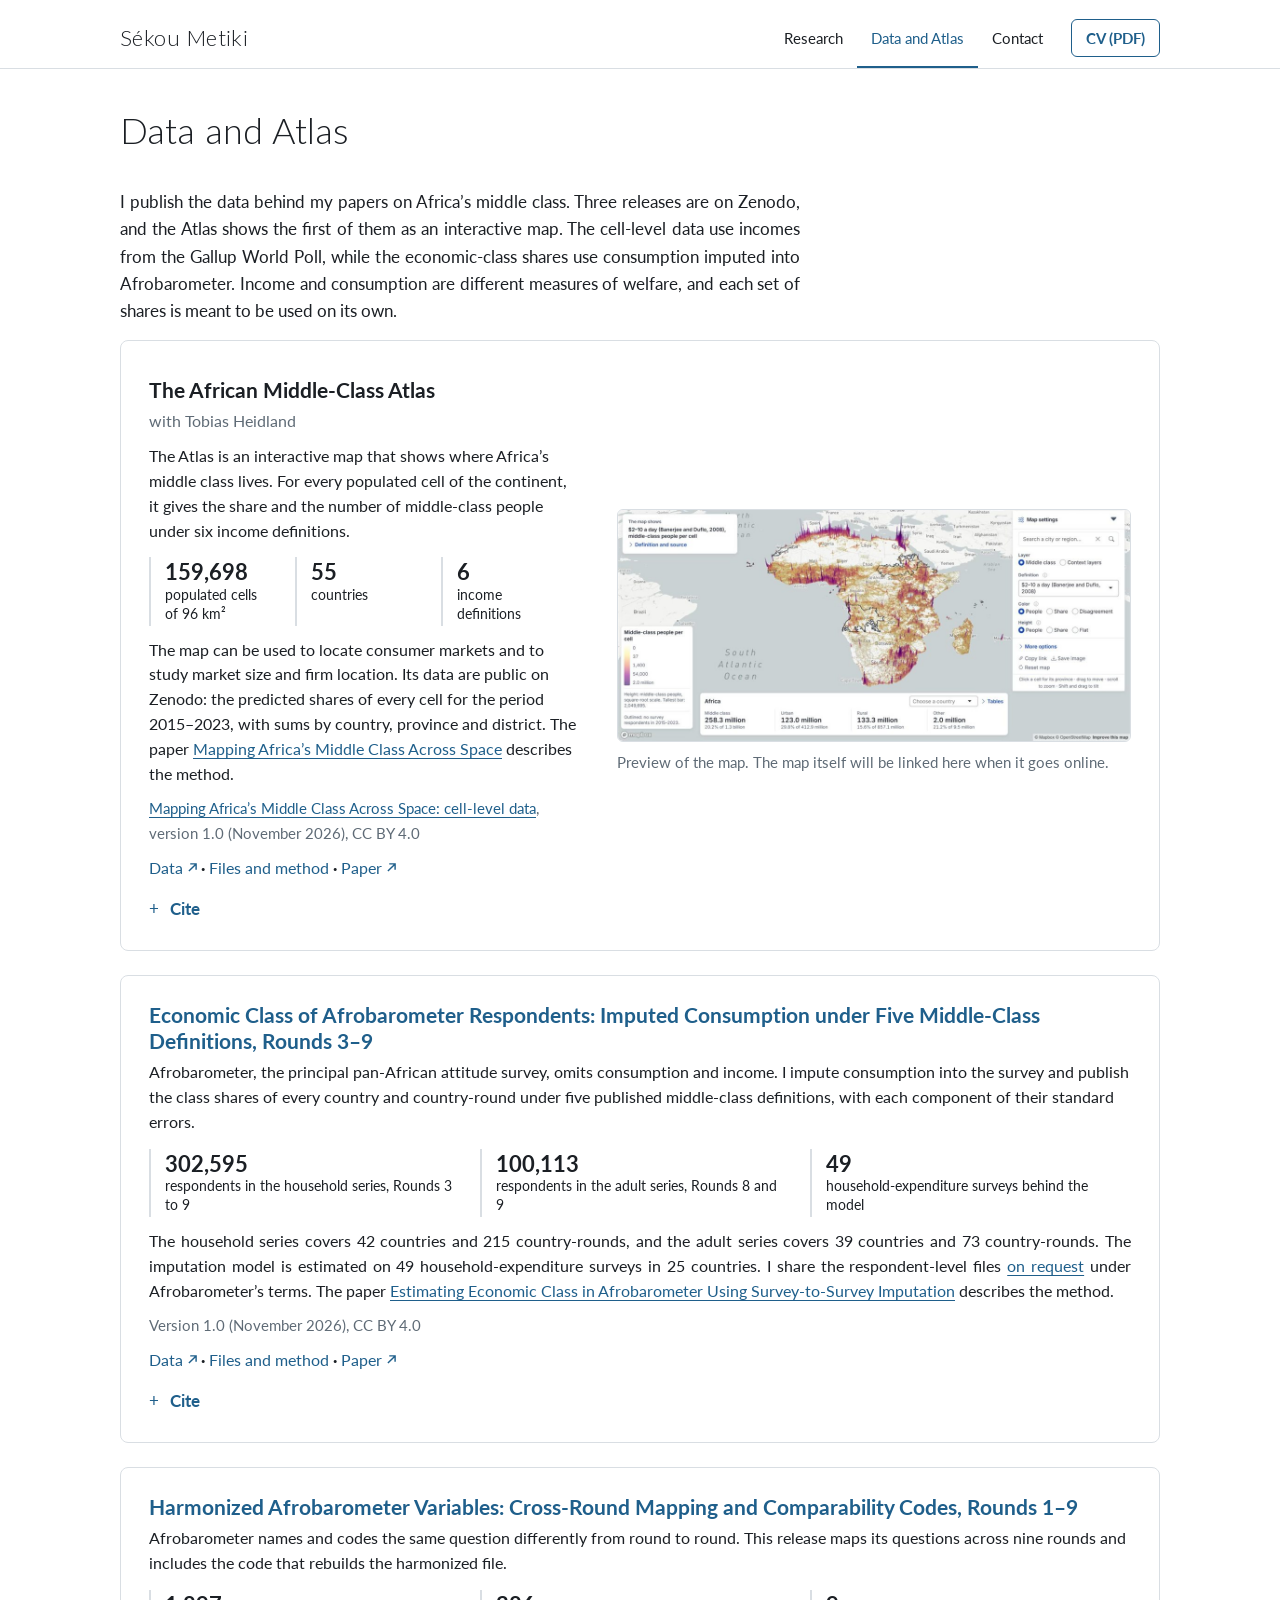
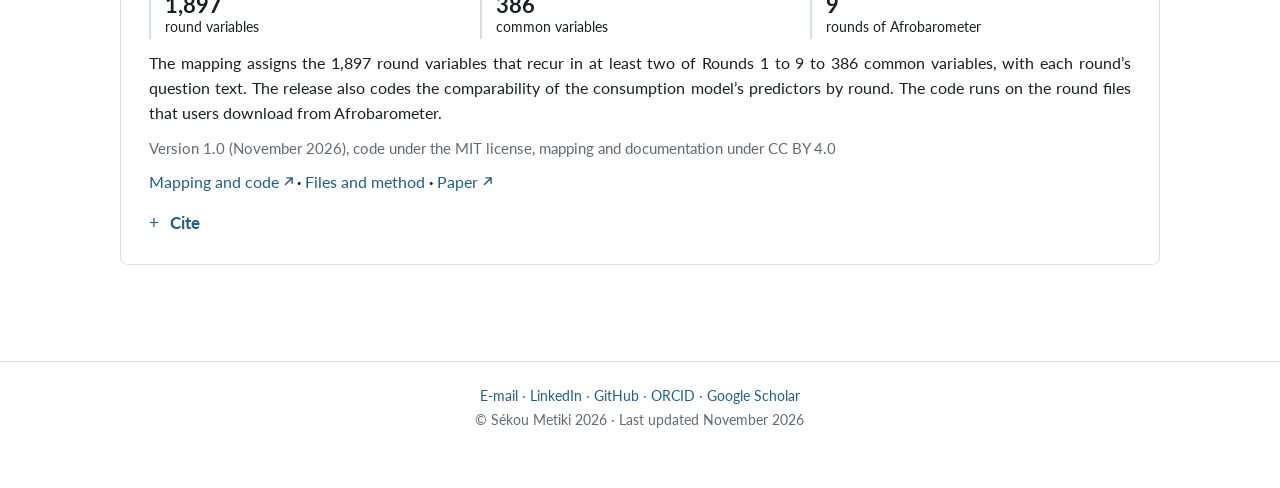
<file: atlas.html>
<!DOCTYPE html>
<html xmlns="http://www.w3.org/1999/xhtml" lang="en" xml:lang="en"><head>

<meta charset="utf-8">
<meta name="generator" content="quarto-1.10.19">

<meta name="viewport" content="width=device-width, initial-scale=1.0, user-scalable=yes">

<meta name="description" content="Forwards to the African Middle-Class Atlas.">

<title>The African Middle-Class Atlas – Sékou Metiki</title>
<style>
/* Default styles provided by pandoc.
** See https://pandoc.org/MANUAL.html#variables-for-html for config info.
*/
span.smallcaps{font-variant: small-caps;}
div.columns{display: flex; gap: 1.5em;}
div.column{flex: auto;}
@media screen {
div.columns{gap: min(4vw, 1.5em);}
div.column{overflow-x: auto;}
}
div.hanging-indent{margin-left: 1.5em; text-indent: -1.5em;}
ul.task-list{list-style: none;}
ul.task-list li input[type="checkbox"] {
  width: 0.8em;
  margin: 0 0.8em 0.2em -1em; /* quarto-specific, see https://github.com/quarto-dev/quarto-cli/issues/4556 */ 
  vertical-align: middle;
}
</style>


<script src="site_libs/quarto-nav/quarto-nav.js"></script>
<link href="./www/favicon.png" rel="icon" type="image/png">
<script src="site_libs/clipboard/clipboard.min.js"></script>
<script src="site_libs/quarto-html/quarto.js" type="module"></script>
<script src="site_libs/quarto-html/tabsets/tabsets.js" type="module"></script>
<script src="site_libs/quarto-html/popper.min.js"></script>
<script src="site_libs/quarto-html/tippy.umd.min.js"></script>
<script src="site_libs/quarto-html/anchor.min.js"></script>
<link href="site_libs/quarto-html/tippy.css" rel="stylesheet">
<link href="site_libs/quarto-html/quarto-syntax-highlighting-bf27225e3a48a9273f3daa8f8e829971.css" rel="stylesheet" id="quarto-text-highlighting-styles">
<script src="site_libs/bootstrap/bootstrap.min.js"></script>
<link href="site_libs/bootstrap/bootstrap-icons.css" rel="stylesheet">
<link href="site_libs/bootstrap/bootstrap-152c4115f797a3b197795b0ebbd2e33e.min.css" rel="stylesheet" append-hash="true" id="quarto-bootstrap" data-mode="light">
<script id="quarto-search-options" type="application/json">{
  "language": {
    "search-no-results-text": "No results",
    "search-matching-documents-text": "matching documents",
    "search-copy-link-title": "Copy link to search",
    "search-hide-matches-text": "Hide additional matches",
    "search-more-match-text": "more match in this document",
    "search-more-matches-text": "more matches in this document",
    "search-clear-button-title": "Clear",
    "search-text-placeholder": "",
    "search-detached-cancel-button-title": "Cancel",
    "search-submit-button-title": "Submit",
    "search-label": "Search"
  }
}</script>
<style>html{ scroll-behavior: smooth; }</style>
<meta http-equiv="refresh" content="0; url=data-products.html#atlas">
<meta name="robots" content="noindex">


<meta property="og:title" content="The African Middle-Class Atlas – Sékou Metiki">
<meta property="og:description" content="PhD researcher in economics at the Kiel Institute for the World Economy">
<meta property="og:image" content="https://sekoumetiki.com/www/og-card.jpg">
<meta property="og:site_name" content="Sékou Metiki">
<meta property="og:image:alt" content="Sékou Metiki, development economics and political economy. Beside the name, a map of Africa with a bar on every populated cell for its number of middle-class people.">
<meta name="twitter:title" content="The African Middle-Class Atlas – Sékou Metiki">
<meta name="twitter:description" content="PhD researcher in economics at the Kiel Institute for the World Economy">
<meta name="twitter:image" content="https://sekoumetiki.com/www/og-card.jpg">
<meta name="twitter:image:alt" content="Sékou Metiki, development economics and political economy. Beside the name, a map of Africa with a bar on every populated cell for its number of middle-class people.">
<meta name="twitter:card" content="summary_large_image">
<link rel="canonical" href="https://sekoumetiki.com/atlas.html">
</head>

<body class="nav-fixed quarto-light">

<div id="quarto-search-results"></div>
  <header id="quarto-header" class="headroom fixed-top">
    <nav class="navbar navbar-expand-lg " data-bs-theme="dark">
      <div class="navbar-container container-fluid">
      <div class="navbar-brand-container mx-auto">
    <a class="navbar-brand" href="./index.html">
    <span class="navbar-title">Sékou Metiki</span>
    </a>
  </div>
          <button class="navbar-toggler" type="button" data-bs-toggle="collapse" data-bs-target="#navbarCollapse" aria-controls="navbarCollapse" role="menu" aria-expanded="false" aria-label="Toggle navigation" onclick="if (window.quartoToggleHeadroom) { window.quartoToggleHeadroom(); }">
  <span class="navbar-toggler-icon"></span>
</button>
          <div class="collapse navbar-collapse" id="navbarCollapse">
            <ul class="navbar-nav navbar-nav-scroll ms-auto">
  <li class="nav-item">
    <a class="nav-link" href="./research.html"> 
<span class="menu-text">Research</span></a>
  </li>  
  <li class="nav-item">
    <a class="nav-link" href="./data-products.html"> 
<span class="menu-text">Data and Atlas</span></a>
  </li>  
  <li class="nav-item">
    <a class="nav-link" href="./contact.html"> 
<span class="menu-text">Contact</span></a>
  </li>  
  <li class="nav-item">
    <a class="nav-link" href="./www/cv.pdf"> 
<span class="menu-text">CV (PDF)</span></a>
  </li>  
</ul>
          </div> <!-- /navcollapse -->
            <div class="quarto-navbar-tools">
</div>
      </div> <!-- /container-fluid -->
    </nav>
</header>
<!-- content -->
<div id="quarto-content" class="quarto-container page-columns page-rows-contents page-layout-full page-navbar">
<!-- sidebar -->
<!-- margin-sidebar -->
    
<!-- main -->
<main class="content column-page" id="quarto-document-content">

<header id="title-block-header" class="quarto-title-block default">
<div class="quarto-title">
<h1 class="title">The African Middle-Class Atlas</h1>
</div>



<div class="quarto-title-meta column-page">

    
  
    
  </div>
  


</header>


<p>This address forwards to <a href="./data-products.html#atlas">the African Middle-Class Atlas</a>.</p>



</main> <!-- /main -->
<script id="quarto-html-after-body" type="application/javascript">
  window.document.addEventListener("DOMContentLoaded", function (event) {
    const icon = "";
    const anchorJS = new window.AnchorJS();
    anchorJS.options = {
      placement: 'right',
      icon: icon
    };
    anchorJS.add('.anchored');
    const isCodeAnnotation = (el) => {
      for (const clz of el.classList) {
        if (clz.startsWith('code-annotation-')) {                     
          return true;
        }
      }
      return false;
    }
    const onCopySuccess = function(e) {
      // button target
      const button = e.trigger;
      // don't keep focus
      button.blur();
      // flash "checked"
      button.classList.add('code-copy-button-checked');
      var currentTitle = button.getAttribute("title");
      button.setAttribute("title", "Copied!");
      let tooltip;
      if (window.bootstrap) {
        button.setAttribute("data-bs-toggle", "tooltip");
        button.setAttribute("data-bs-placement", "left");
        button.setAttribute("data-bs-title", "Copied!");
        tooltip = new bootstrap.Tooltip(button, 
          { trigger: "manual", 
            customClass: "code-copy-button-tooltip",
            offset: [0, -8]});
        tooltip.show();    
      }
      setTimeout(function() {
        if (tooltip) {
          tooltip.hide();
          button.removeAttribute("data-bs-title");
          button.removeAttribute("data-bs-toggle");
          button.removeAttribute("data-bs-placement");
        }
        button.setAttribute("title", currentTitle);
        button.classList.remove('code-copy-button-checked');
      }, 1000);
      // clear code selection
      e.clearSelection();
    }
    const getTextToCopy = function(trigger) {
      const outerScaffold = trigger.parentElement.cloneNode(true);
      const codeEl = outerScaffold.querySelector('code');
      for (const childEl of codeEl.children) {
        if (isCodeAnnotation(childEl)) {
          childEl.remove();
        }
      }
      return codeEl.innerText;
    }
    const clipboard = new window.ClipboardJS('.code-copy-button:not([data-in-quarto-modal])', {
      text: getTextToCopy
    });
    clipboard.on('success', onCopySuccess);
    if (window.document.getElementById('quarto-embedded-source-code-modal')) {
      const clipboardModal = new window.ClipboardJS('.code-copy-button[data-in-quarto-modal]', {
        text: getTextToCopy,
        container: window.document.getElementById('quarto-embedded-source-code-modal')
      });
      clipboardModal.on('success', onCopySuccess);
    }
      var localhostRegex = new RegExp(/^(?:http|https):\/\/localhost\:?[0-9]*\//);
      var mailtoRegex = new RegExp(/^mailto:/);
        var filterRegex = new RegExp("https:\/\/sekoumetiki\.com");
      var isInternal = (href) => {
          return filterRegex.test(href) || localhostRegex.test(href) || mailtoRegex.test(href);
      }
      // Inspect non-navigation links and adorn them if external
     var links = window.document.querySelectorAll('a[href]:not(.nav-link):not(.navbar-brand):not(.toc-action):not(.sidebar-link):not(.sidebar-item-toggle):not(.pagination-link):not(.no-external):not([aria-hidden]):not(.dropdown-item):not(.quarto-navigation-tool):not(.about-link)');
      for (var i=0; i<links.length; i++) {
        const link = links[i];
        if (!isInternal(link.href)) {
          // undo the damage that might have been done by quarto-nav.js in the case of
          // links that we want to consider external
          if (link.dataset.originalHref !== undefined) {
            link.href = link.dataset.originalHref;
          }
            // target, if specified
            link.setAttribute("target", "_blank");
            if (link.getAttribute("rel") === null) {
              link.setAttribute("rel", "noopener");
            }
        }
      }
    function tippyHover(el, contentFn, onTriggerFn, onUntriggerFn) {
      const config = {
        allowHTML: true,
        maxWidth: 500,
        delay: 100,
        arrow: false,
        appendTo: function(el) {
            return el.parentElement;
        },
        interactive: true,
        interactiveBorder: 10,
        theme: 'quarto',
        placement: 'bottom-start',
      };
      if (contentFn) {
        config.content = contentFn;
      }
      if (onTriggerFn) {
        config.onTrigger = onTriggerFn;
      }
      if (onUntriggerFn) {
        config.onUntrigger = onUntriggerFn;
      }
      window.tippy(el, config); 
    }
    const noterefs = window.document.querySelectorAll('a[role="doc-noteref"]');
    for (var i=0; i<noterefs.length; i++) {
      const ref = noterefs[i];
      tippyHover(ref, function() {
        // use id or data attribute instead here
        let href = ref.getAttribute('data-footnote-href') || ref.getAttribute('href');
        try { href = new URL(href).hash; } catch {}
        const id = href.replace(/^#\/?/, "");
        const note = window.document.getElementById(id);
        if (note) {
          return note.innerHTML;
        } else {
          return "";
        }
      });
    }
    const xrefs = window.document.querySelectorAll('a.quarto-xref');
    const processXRef = (id, note) => {
      // Strip column container classes
      const stripColumnClz = (el) => {
        el.classList.remove("page-full", "page-columns");
        if (el.children) {
          for (const child of el.children) {
            stripColumnClz(child);
          }
        }
      }
      stripColumnClz(note)
      if (id === null || id.startsWith('sec-')) {
        // Special case sections, only their first couple elements
        const container = document.createElement("div");
        if (note.children && note.children.length > 2) {
          container.appendChild(note.children[0].cloneNode(true));
          for (let i = 1; i < note.children.length; i++) {
            const child = note.children[i];
            if (child.tagName === "P" && child.innerText === "") {
              continue;
            } else {
              container.appendChild(child.cloneNode(true));
              break;
            }
          }
          if (window.Quarto?.typesetMath) {
            window.Quarto.typesetMath(container);
          }
          return container.innerHTML
        } else {
          if (window.Quarto?.typesetMath) {
            window.Quarto.typesetMath(note);
          }
          return note.innerHTML;
        }
      } else {
        // Remove any anchor links if they are present
        const anchorLink = note.querySelector('a.anchorjs-link');
        if (anchorLink) {
          anchorLink.remove();
        }
        if (window.Quarto?.typesetMath) {
          window.Quarto.typesetMath(note);
        }
        if (note.classList.contains("callout")) {
          return note.outerHTML;
        } else {
          return note.innerHTML;
        }
      }
    }
    for (var i=0; i<xrefs.length; i++) {
      const xref = xrefs[i];
      tippyHover(xref, undefined, function(instance) {
        instance.disable();
        let url = xref.getAttribute('href');
        let hash = undefined; 
        if (url.startsWith('#')) {
          hash = url;
        } else {
          try { hash = new URL(url).hash; } catch {}
        }
        if (hash) {
          const id = hash.replace(/^#\/?/, "");
          const note = window.document.getElementById(id);
          if (note !== null) {
            try {
              const html = processXRef(id, note.cloneNode(true));
              instance.setContent(html);
            } finally {
              instance.enable();
              instance.show();
            }
          } else {
            // See if we can fetch this
            fetch(url.split('#')[0])
            .then(res => res.text())
            .then(html => {
              const parser = new DOMParser();
              const htmlDoc = parser.parseFromString(html, "text/html");
              const note = htmlDoc.getElementById(id);
              if (note !== null) {
                const html = processXRef(id, note);
                instance.setContent(html);
              } 
            }).finally(() => {
              instance.enable();
              instance.show();
            });
          }
        } else {
          // See if we can fetch a full url (with no hash to target)
          // This is a special case and we should probably do some content thinning / targeting
          fetch(url)
          .then(res => res.text())
          .then(html => {
            const parser = new DOMParser();
            const htmlDoc = parser.parseFromString(html, "text/html");
            const note = htmlDoc.querySelector('main.content');
            if (note !== null) {
              // This should only happen for chapter cross references
              // (since there is no id in the URL)
              // remove the first header
              if (note.children.length > 0 && note.children[0].tagName === "HEADER") {
                note.children[0].remove();
              }
              const html = processXRef(null, note);
              instance.setContent(html);
            } 
          }).finally(() => {
            instance.enable();
            instance.show();
          });
        }
      }, function(instance) {
      });
    }
        let selectedAnnoteEl;
        const selectorForAnnotation = ( cell, annotation) => {
          let cellAttr = 'data-code-cell="' + cell + '"';
          let lineAttr = 'data-code-annotation="' +  annotation + '"';
          const selector = 'span[' + cellAttr + '][' + lineAttr + ']';
          return selector;
        }
        const selectCodeLines = (annoteEl) => {
          const doc = window.document;
          const targetCell = annoteEl.getAttribute("data-target-cell");
          const targetAnnotation = annoteEl.getAttribute("data-target-annotation");
          const annoteSpan = window.document.querySelector(selectorForAnnotation(targetCell, targetAnnotation));
          const lines = annoteSpan.getAttribute("data-code-lines").split(",");
          const lineIds = lines.map((line) => {
            return targetCell + "-" + line;
          })
          let top = null;
          let height = null;
          let parent = null;
          if (lineIds.length > 0) {
              //compute the position of the single el (top and bottom and make a div)
              const el = window.document.getElementById(lineIds[0]);
              top = el.offsetTop;
              height = el.offsetHeight;
              parent = el.parentElement.parentElement;
            if (lineIds.length > 1) {
              const lastEl = window.document.getElementById(lineIds[lineIds.length - 1]);
              const bottom = lastEl.offsetTop + lastEl.offsetHeight;
              height = bottom - top;
            }
            if (top !== null && height !== null && parent !== null) {
              // cook up a div (if necessary) and position it 
              let div = window.document.getElementById("code-annotation-line-highlight");
              if (div === null) {
                div = window.document.createElement("div");
                div.setAttribute("id", "code-annotation-line-highlight");
                div.style.position = 'absolute';
                parent.appendChild(div);
              }
              div.style.top = top - 2 + "px";
              div.style.height = height + 4 + "px";
              div.style.left = 0;
              let gutterDiv = window.document.getElementById("code-annotation-line-highlight-gutter");
              if (gutterDiv === null) {
                gutterDiv = window.document.createElement("div");
                gutterDiv.setAttribute("id", "code-annotation-line-highlight-gutter");
                gutterDiv.style.position = 'absolute';
                const codeCell = window.document.getElementById(targetCell);
                const gutter = codeCell.querySelector('.code-annotation-gutter');
                gutter.appendChild(gutterDiv);
              }
              gutterDiv.style.top = top - 2 + "px";
              gutterDiv.style.height = height + 4 + "px";
            }
            selectedAnnoteEl = annoteEl;
          }
        };
        const unselectCodeLines = () => {
          const elementsIds = ["code-annotation-line-highlight", "code-annotation-line-highlight-gutter"];
          elementsIds.forEach((elId) => {
            const div = window.document.getElementById(elId);
            if (div) {
              div.remove();
            }
          });
          selectedAnnoteEl = undefined;
        };
          // Handle positioning of the toggle
      window.addEventListener(
        "resize",
        throttle(() => {
          elRect = undefined;
          if (selectedAnnoteEl) {
            selectCodeLines(selectedAnnoteEl);
          }
        }, 10)
      );
      function throttle(fn, ms) {
      let throttle = false;
      let timer;
        return (...args) => {
          if(!throttle) { // first call gets through
              fn.apply(this, args);
              throttle = true;
          } else { // all the others get throttled
              if(timer) clearTimeout(timer); // cancel #2
              timer = setTimeout(() => {
                fn.apply(this, args);
                timer = throttle = false;
              }, ms);
          }
        };
      }
        // Attach click handler to the DT
        const annoteDls = window.document.querySelectorAll('dt[data-target-cell]');
        for (const annoteDlNode of annoteDls) {
          annoteDlNode.addEventListener('click', (event) => {
            const clickedEl = event.target;
            if (clickedEl !== selectedAnnoteEl) {
              unselectCodeLines();
              const activeEl = window.document.querySelector('dt[data-target-cell].code-annotation-active');
              if (activeEl) {
                activeEl.classList.remove('code-annotation-active');
              }
              selectCodeLines(clickedEl);
              clickedEl.classList.add('code-annotation-active');
            } else {
              // Unselect the line
              unselectCodeLines();
              clickedEl.classList.remove('code-annotation-active');
            }
          });
        }
    const findCites = (el) => {
      const parentEl = el.parentElement;
      if (parentEl) {
        const cites = parentEl.dataset.cites;
        if (cites) {
          return {
            el,
            cites: cites.split(' ')
          };
        } else {
          return findCites(el.parentElement)
        }
      } else {
        return undefined;
      }
    };
    var bibliorefs = window.document.querySelectorAll('a[role="doc-biblioref"]');
    for (var i=0; i<bibliorefs.length; i++) {
      const ref = bibliorefs[i];
      const citeInfo = findCites(ref);
      if (citeInfo) {
        tippyHover(citeInfo.el, function() {
          var popup = window.document.createElement('div');
          citeInfo.cites.forEach(function(cite) {
            var citeDiv = window.document.createElement('div');
            citeDiv.classList.add('hanging-indent');
            citeDiv.classList.add('csl-entry');
            var biblioDiv = window.document.getElementById('ref-' + cite);
            if (biblioDiv) {
              citeDiv.innerHTML = biblioDiv.innerHTML;
            }
            popup.appendChild(citeDiv);
          });
          return popup.innerHTML;
        });
      }
    }
  });
  </script>
</div> <!-- /content -->
<footer class="footer">
  <div class="nav-footer">
    <div class="nav-footer-left">
      &nbsp;
    </div>   
    <div class="nav-footer-center">
<p><a href="mailto:sekou.metiki@kielinstitut.de">E-mail</a> · <a href="https://www.linkedin.com/in/dieudonn%C3%A9-metiki-0b24941b2/">LinkedIn</a> · <a href="https://github.com/Metiki">GitHub</a> · <a href="https://orcid.org/0009-0005-5144-4861">ORCID</a> · <a href="https://scholar.google.com/citations?user=QThCY3wAAAAJ">Google Scholar</a></p>
<p>© Sékou Metiki 2026 · Last updated November 2026</p>
</div>
    <div class="nav-footer-right">
      &nbsp;
    </div>
  </div>
</footer>




<script src="site_libs/quarto-html/zenscroll-min.js"></script>
</body></html>
</file>
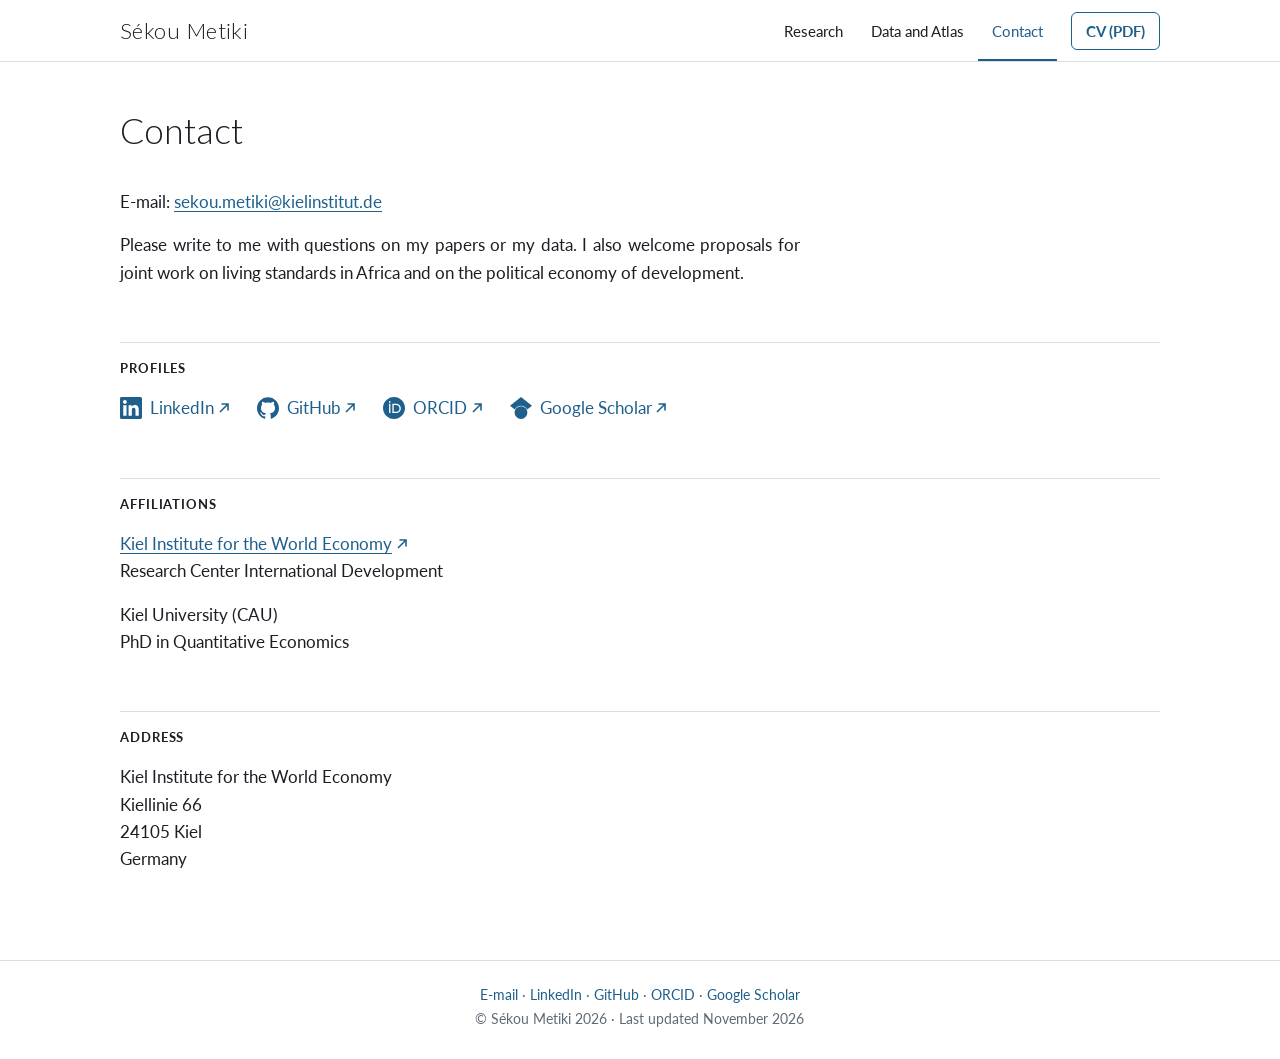
<file: contact.html>
<!DOCTYPE html>
<html xmlns="http://www.w3.org/1999/xhtml" lang="en" xml:lang="en"><head>

<meta charset="utf-8">
<meta name="generator" content="quarto-1.10.19">

<meta name="viewport" content="width=device-width, initial-scale=1.0, user-scalable=yes">

<meta name="description" content="Contact Sékou Metiki: e-mail, profiles and postal address at the Kiel Institute for the World Economy.">

<title>Contact – Sékou Metiki</title>
<style>
/* Default styles provided by pandoc.
** See https://pandoc.org/MANUAL.html#variables-for-html for config info.
*/
span.smallcaps{font-variant: small-caps;}
div.columns{display: flex; gap: 1.5em;}
div.column{flex: auto;}
@media screen {
div.columns{gap: min(4vw, 1.5em);}
div.column{overflow-x: auto;}
}
div.hanging-indent{margin-left: 1.5em; text-indent: -1.5em;}
ul.task-list{list-style: none;}
ul.task-list li input[type="checkbox"] {
  width: 0.8em;
  margin: 0 0.8em 0.2em -1em; /* quarto-specific, see https://github.com/quarto-dev/quarto-cli/issues/4556 */ 
  vertical-align: middle;
}
</style>


<script src="site_libs/quarto-nav/quarto-nav.js"></script>
<link href="./www/favicon.png" rel="icon" type="image/png">
<script src="site_libs/clipboard/clipboard.min.js"></script>
<script src="site_libs/quarto-html/quarto.js" type="module"></script>
<script src="site_libs/quarto-html/tabsets/tabsets.js" type="module"></script>
<script src="site_libs/quarto-html/popper.min.js"></script>
<script src="site_libs/quarto-html/tippy.umd.min.js"></script>
<script src="site_libs/quarto-html/anchor.min.js"></script>
<link href="site_libs/quarto-html/tippy.css" rel="stylesheet">
<link href="site_libs/quarto-html/quarto-syntax-highlighting-bf27225e3a48a9273f3daa8f8e829971.css" rel="stylesheet" id="quarto-text-highlighting-styles">
<script src="site_libs/bootstrap/bootstrap.min.js"></script>
<link href="site_libs/bootstrap/bootstrap-icons.css" rel="stylesheet">
<link href="site_libs/bootstrap/bootstrap-152c4115f797a3b197795b0ebbd2e33e.min.css" rel="stylesheet" append-hash="true" id="quarto-bootstrap" data-mode="light">
<script id="quarto-search-options" type="application/json">{
  "language": {
    "search-no-results-text": "No results",
    "search-matching-documents-text": "matching documents",
    "search-copy-link-title": "Copy link to search",
    "search-hide-matches-text": "Hide additional matches",
    "search-more-match-text": "more match in this document",
    "search-more-matches-text": "more matches in this document",
    "search-clear-button-title": "Clear",
    "search-text-placeholder": "",
    "search-detached-cancel-button-title": "Cancel",
    "search-submit-button-title": "Submit",
    "search-label": "Search"
  }
}</script>
<style>html{ scroll-behavior: smooth; }</style>
<link rel="apple-touch-icon" href="www/apple-touch-icon.png">


<meta property="og:title" content="Contact – Sékou Metiki">
<meta property="og:description" content="Contact Sékou Metiki: e-mail, profiles and postal address at the Kiel Institute for the World Economy.">
<meta property="og:image" content="https://sekoumetiki.com/www/og-card.jpg">
<meta property="og:site_name" content="Sékou Metiki">
<meta property="og:image:alt" content="Sékou Metiki, development economics and political economy. Beside the name, a map of Africa with a bar on every populated cell for its number of middle-class people.">
<meta name="twitter:title" content="Contact – Sékou Metiki">
<meta name="twitter:description" content="Contact Sékou Metiki: e-mail, profiles and postal address at the Kiel Institute for the World Economy.">
<meta name="twitter:image" content="https://sekoumetiki.com/www/og-card.jpg">
<meta name="twitter:image:alt" content="Sékou Metiki, development economics and political economy. Beside the name, a map of Africa with a bar on every populated cell for its number of middle-class people.">
<meta name="twitter:card" content="summary_large_image">
<link rel="canonical" href="https://sekoumetiki.com/contact.html">
</head>

<body class="nav-fixed quarto-light">

<div id="quarto-search-results"></div>
  <header id="quarto-header" class="headroom fixed-top">
    <nav class="navbar navbar-expand-lg " data-bs-theme="dark">
      <div class="navbar-container container-fluid">
      <div class="navbar-brand-container mx-auto">
    <a class="navbar-brand" href="./index.html">
    <span class="navbar-title">Sékou Metiki</span>
    </a>
  </div>
          <button class="navbar-toggler" type="button" data-bs-toggle="collapse" data-bs-target="#navbarCollapse" aria-controls="navbarCollapse" role="menu" aria-expanded="false" aria-label="Toggle navigation" onclick="if (window.quartoToggleHeadroom) { window.quartoToggleHeadroom(); }">
  <span class="navbar-toggler-icon"></span>
</button>
          <div class="collapse navbar-collapse" id="navbarCollapse">
            <ul class="navbar-nav navbar-nav-scroll ms-auto">
  <li class="nav-item">
    <a class="nav-link" href="./research.html"> 
<span class="menu-text">Research</span></a>
  </li>  
  <li class="nav-item">
    <a class="nav-link" href="./data-products.html"> 
<span class="menu-text">Data and Atlas</span></a>
  </li>  
  <li class="nav-item">
    <a class="nav-link active" href="./contact.html" aria-current="page"> 
<span class="menu-text">Contact</span></a>
  </li>  
  <li class="nav-item">
    <a class="nav-link" href="./www/cv.pdf"> 
<span class="menu-text">CV (PDF)</span></a>
  </li>  
</ul>
          </div> <!-- /navcollapse -->
            <div class="quarto-navbar-tools">
</div>
      </div> <!-- /container-fluid -->
    </nav>
</header>
<!-- content -->
<div id="quarto-content" class="quarto-container page-columns page-rows-contents page-layout-full page-navbar">
<!-- sidebar -->
<!-- margin-sidebar -->
    
<!-- main -->
<main class="content column-page" id="quarto-document-content">

<header id="title-block-header" class="quarto-title-block default">
<div class="quarto-title">
<h1 class="title">Contact</h1>
</div>



<div class="quarto-title-meta column-page">

    
  
    
  </div>
  


</header>


<p>E-mail: <a href="mailto:sekou.metiki@kielinstitut.de">sekou.metiki@kielinstitut.de</a></p>
<p>Please write to me with questions on my papers or my data. I also welcome proposals for joint work on living standards in Africa and on the political economy of development.</p>
<section id="profiles" class="level2">
<h2 class="anchored" data-anchor-id="profiles">Profiles</h2>
<!-- Icons: Simple Icons 7 (CC0), https://simpleicons.org (LinkedIn, GitHub, ORCID, Google Scholar) -->
<div class="contact-links">
  <a href="https://www.linkedin.com/in/dieudonn%C3%A9-metiki-0b24941b2/" title="LinkedIn" aria-label="LinkedIn">
    <svg viewbox="0 0 24 24" aria-hidden="true"><path d="M20.447 20.452h-3.554v-5.569c0-1.328-.027-3.037-1.852-3.037-1.853 0-2.136 1.445-2.136 2.939v5.667H9.351V9h3.414v1.561h.046c.477-.9 1.637-1.85 3.37-1.85 3.601 0 4.267 2.37 4.267 5.455v6.286zM5.337 7.433c-1.144 0-2.063-.926-2.063-2.065 0-1.138.92-2.063 2.063-2.063 1.14 0 2.064.925 2.064 2.063 0 1.139-.925 2.065-2.064 2.065zm1.782 13.019H3.555V9h3.564v11.452zM22.225 0H1.771C.792 0 0 .774 0 1.729v20.542C0 23.227.792 24 1.771 24h20.451C23.2 24 24 23.227 24 22.271V1.729C24 .774 23.2 0 22.222 0h.003z"></path></svg><span>LinkedIn</span>
  </a>
  <a href="https://github.com/Metiki" title="GitHub" aria-label="GitHub">
    <svg viewbox="0 0 24 24" aria-hidden="true"><path d="M12 .297c-6.63 0-12 5.373-12 12 0 5.303 3.438 9.8 8.205 11.385.6.113.82-.258.82-.577 0-.285-.01-1.04-.015-2.04-3.338.724-4.042-1.61-4.042-1.61C4.422 18.07 3.633 17.7 3.633 17.7c-1.087-.744.084-.729.084-.729 1.205.084 1.838 1.236 1.838 1.236 1.07 1.835 2.809 1.305 3.495.998.108-.776.417-1.305.76-1.605-2.665-.3-5.466-1.332-5.466-5.93 0-1.31.465-2.38 1.235-3.22-.135-.303-.54-1.523.105-3.176 0 0 1.005-.322 3.3 1.23.96-.267 1.98-.399 3-.405 1.02.006 2.04.138 3 .405 2.28-1.552 3.285-1.23 3.285-1.23.645 1.653.24 2.873.12 3.176.765.84 1.23 1.91 1.23 3.22 0 4.61-2.805 5.625-5.475 5.92.42.36.81 1.096.81 2.22 0 1.606-.015 2.896-.015 3.286 0 .315.21.69.825.57C20.565 22.092 24 17.592 24 12.297c0-6.627-5.373-12-12-12"></path></svg><span>GitHub</span>
  </a>
  <a href="https://orcid.org/0009-0005-5144-4861" title="ORCID" aria-label="ORCID">
    <svg viewbox="0 0 24 24" aria-hidden="true"><path d="M12 0C5.372 0 0 5.372 0 12s5.372 12 12 12 12-5.372 12-12S18.628 0 12 0zM7.369 4.378c.525 0 .947.431.947.947s-.422.947-.947.947a.95.95 0 0 1-.947-.947c0-.525.422-.947.947-.947zm-.722 3.038h1.444v10.041H6.647V7.416zm3.562 0h3.9c3.712 0 5.344 2.653 5.344 5.025 0 2.578-2.016 5.025-5.325 5.025h-3.919V7.416zm1.444 1.303v7.444h2.297c3.272 0 4.022-2.484 4.022-3.722 0-2.016-1.284-3.722-4.097-3.722h-2.222z"></path></svg><span>ORCID</span>
  </a>
  <a href="https://scholar.google.com/citations?user=QThCY3wAAAAJ" title="Google Scholar" aria-label="Google Scholar">
    <svg viewbox="0 0 24 24" aria-hidden="true"><path d="M5.242 13.769L0 9.5 12 0l12 9.5-5.242 4.269C17.548 11.249 14.978 9.5 12 9.5c-2.977 0-5.548 1.748-6.758 4.269zM12 10a7 7 0 1 0 0 14 7 7 0 0 0 0-14z"></path></svg><span>Google Scholar</span>
  </a>
</div>
</section>
<section id="affiliations" class="level2">
<h2 class="anchored" data-anchor-id="affiliations">Affiliations</h2>
<p><a href="https://www.kielinstitut.de/experts/sekou-metiki/">Kiel Institute for the World Economy</a><br>
Research Center International Development</p>
<p>Kiel University (CAU)<br>
PhD in Quantitative Economics</p>
</section>
<section id="address" class="level2">
<h2 class="anchored" data-anchor-id="address">Address</h2>
<p>Kiel Institute for the World Economy<br>
Kiellinie 66<br>
24105 Kiel<br>
Germany</p>


</section>

</main> <!-- /main -->
<script id="quarto-html-after-body" type="application/javascript">
  window.document.addEventListener("DOMContentLoaded", function (event) {
    const icon = "";
    const anchorJS = new window.AnchorJS();
    anchorJS.options = {
      placement: 'right',
      icon: icon
    };
    anchorJS.add('.anchored');
    const isCodeAnnotation = (el) => {
      for (const clz of el.classList) {
        if (clz.startsWith('code-annotation-')) {                     
          return true;
        }
      }
      return false;
    }
    const onCopySuccess = function(e) {
      // button target
      const button = e.trigger;
      // don't keep focus
      button.blur();
      // flash "checked"
      button.classList.add('code-copy-button-checked');
      var currentTitle = button.getAttribute("title");
      button.setAttribute("title", "Copied!");
      let tooltip;
      if (window.bootstrap) {
        button.setAttribute("data-bs-toggle", "tooltip");
        button.setAttribute("data-bs-placement", "left");
        button.setAttribute("data-bs-title", "Copied!");
        tooltip = new bootstrap.Tooltip(button, 
          { trigger: "manual", 
            customClass: "code-copy-button-tooltip",
            offset: [0, -8]});
        tooltip.show();    
      }
      setTimeout(function() {
        if (tooltip) {
          tooltip.hide();
          button.removeAttribute("data-bs-title");
          button.removeAttribute("data-bs-toggle");
          button.removeAttribute("data-bs-placement");
        }
        button.setAttribute("title", currentTitle);
        button.classList.remove('code-copy-button-checked');
      }, 1000);
      // clear code selection
      e.clearSelection();
    }
    const getTextToCopy = function(trigger) {
      const outerScaffold = trigger.parentElement.cloneNode(true);
      const codeEl = outerScaffold.querySelector('code');
      for (const childEl of codeEl.children) {
        if (isCodeAnnotation(childEl)) {
          childEl.remove();
        }
      }
      return codeEl.innerText;
    }
    const clipboard = new window.ClipboardJS('.code-copy-button:not([data-in-quarto-modal])', {
      text: getTextToCopy
    });
    clipboard.on('success', onCopySuccess);
    if (window.document.getElementById('quarto-embedded-source-code-modal')) {
      const clipboardModal = new window.ClipboardJS('.code-copy-button[data-in-quarto-modal]', {
        text: getTextToCopy,
        container: window.document.getElementById('quarto-embedded-source-code-modal')
      });
      clipboardModal.on('success', onCopySuccess);
    }
      var localhostRegex = new RegExp(/^(?:http|https):\/\/localhost\:?[0-9]*\//);
      var mailtoRegex = new RegExp(/^mailto:/);
        var filterRegex = new RegExp("https:\/\/sekoumetiki\.com");
      var isInternal = (href) => {
          return filterRegex.test(href) || localhostRegex.test(href) || mailtoRegex.test(href);
      }
      // Inspect non-navigation links and adorn them if external
     var links = window.document.querySelectorAll('a[href]:not(.nav-link):not(.navbar-brand):not(.toc-action):not(.sidebar-link):not(.sidebar-item-toggle):not(.pagination-link):not(.no-external):not([aria-hidden]):not(.dropdown-item):not(.quarto-navigation-tool):not(.about-link)');
      for (var i=0; i<links.length; i++) {
        const link = links[i];
        if (!isInternal(link.href)) {
          // undo the damage that might have been done by quarto-nav.js in the case of
          // links that we want to consider external
          if (link.dataset.originalHref !== undefined) {
            link.href = link.dataset.originalHref;
          }
            // target, if specified
            link.setAttribute("target", "_blank");
            if (link.getAttribute("rel") === null) {
              link.setAttribute("rel", "noopener");
            }
        }
      }
    function tippyHover(el, contentFn, onTriggerFn, onUntriggerFn) {
      const config = {
        allowHTML: true,
        maxWidth: 500,
        delay: 100,
        arrow: false,
        appendTo: function(el) {
            return el.parentElement;
        },
        interactive: true,
        interactiveBorder: 10,
        theme: 'quarto',
        placement: 'bottom-start',
      };
      if (contentFn) {
        config.content = contentFn;
      }
      if (onTriggerFn) {
        config.onTrigger = onTriggerFn;
      }
      if (onUntriggerFn) {
        config.onUntrigger = onUntriggerFn;
      }
      window.tippy(el, config); 
    }
    const noterefs = window.document.querySelectorAll('a[role="doc-noteref"]');
    for (var i=0; i<noterefs.length; i++) {
      const ref = noterefs[i];
      tippyHover(ref, function() {
        // use id or data attribute instead here
        let href = ref.getAttribute('data-footnote-href') || ref.getAttribute('href');
        try { href = new URL(href).hash; } catch {}
        const id = href.replace(/^#\/?/, "");
        const note = window.document.getElementById(id);
        if (note) {
          return note.innerHTML;
        } else {
          return "";
        }
      });
    }
    const xrefs = window.document.querySelectorAll('a.quarto-xref');
    const processXRef = (id, note) => {
      // Strip column container classes
      const stripColumnClz = (el) => {
        el.classList.remove("page-full", "page-columns");
        if (el.children) {
          for (const child of el.children) {
            stripColumnClz(child);
          }
        }
      }
      stripColumnClz(note)
      if (id === null || id.startsWith('sec-')) {
        // Special case sections, only their first couple elements
        const container = document.createElement("div");
        if (note.children && note.children.length > 2) {
          container.appendChild(note.children[0].cloneNode(true));
          for (let i = 1; i < note.children.length; i++) {
            const child = note.children[i];
            if (child.tagName === "P" && child.innerText === "") {
              continue;
            } else {
              container.appendChild(child.cloneNode(true));
              break;
            }
          }
          if (window.Quarto?.typesetMath) {
            window.Quarto.typesetMath(container);
          }
          return container.innerHTML
        } else {
          if (window.Quarto?.typesetMath) {
            window.Quarto.typesetMath(note);
          }
          return note.innerHTML;
        }
      } else {
        // Remove any anchor links if they are present
        const anchorLink = note.querySelector('a.anchorjs-link');
        if (anchorLink) {
          anchorLink.remove();
        }
        if (window.Quarto?.typesetMath) {
          window.Quarto.typesetMath(note);
        }
        if (note.classList.contains("callout")) {
          return note.outerHTML;
        } else {
          return note.innerHTML;
        }
      }
    }
    for (var i=0; i<xrefs.length; i++) {
      const xref = xrefs[i];
      tippyHover(xref, undefined, function(instance) {
        instance.disable();
        let url = xref.getAttribute('href');
        let hash = undefined; 
        if (url.startsWith('#')) {
          hash = url;
        } else {
          try { hash = new URL(url).hash; } catch {}
        }
        if (hash) {
          const id = hash.replace(/^#\/?/, "");
          const note = window.document.getElementById(id);
          if (note !== null) {
            try {
              const html = processXRef(id, note.cloneNode(true));
              instance.setContent(html);
            } finally {
              instance.enable();
              instance.show();
            }
          } else {
            // See if we can fetch this
            fetch(url.split('#')[0])
            .then(res => res.text())
            .then(html => {
              const parser = new DOMParser();
              const htmlDoc = parser.parseFromString(html, "text/html");
              const note = htmlDoc.getElementById(id);
              if (note !== null) {
                const html = processXRef(id, note);
                instance.setContent(html);
              } 
            }).finally(() => {
              instance.enable();
              instance.show();
            });
          }
        } else {
          // See if we can fetch a full url (with no hash to target)
          // This is a special case and we should probably do some content thinning / targeting
          fetch(url)
          .then(res => res.text())
          .then(html => {
            const parser = new DOMParser();
            const htmlDoc = parser.parseFromString(html, "text/html");
            const note = htmlDoc.querySelector('main.content');
            if (note !== null) {
              // This should only happen for chapter cross references
              // (since there is no id in the URL)
              // remove the first header
              if (note.children.length > 0 && note.children[0].tagName === "HEADER") {
                note.children[0].remove();
              }
              const html = processXRef(null, note);
              instance.setContent(html);
            } 
          }).finally(() => {
            instance.enable();
            instance.show();
          });
        }
      }, function(instance) {
      });
    }
        let selectedAnnoteEl;
        const selectorForAnnotation = ( cell, annotation) => {
          let cellAttr = 'data-code-cell="' + cell + '"';
          let lineAttr = 'data-code-annotation="' +  annotation + '"';
          const selector = 'span[' + cellAttr + '][' + lineAttr + ']';
          return selector;
        }
        const selectCodeLines = (annoteEl) => {
          const doc = window.document;
          const targetCell = annoteEl.getAttribute("data-target-cell");
          const targetAnnotation = annoteEl.getAttribute("data-target-annotation");
          const annoteSpan = window.document.querySelector(selectorForAnnotation(targetCell, targetAnnotation));
          const lines = annoteSpan.getAttribute("data-code-lines").split(",");
          const lineIds = lines.map((line) => {
            return targetCell + "-" + line;
          })
          let top = null;
          let height = null;
          let parent = null;
          if (lineIds.length > 0) {
              //compute the position of the single el (top and bottom and make a div)
              const el = window.document.getElementById(lineIds[0]);
              top = el.offsetTop;
              height = el.offsetHeight;
              parent = el.parentElement.parentElement;
            if (lineIds.length > 1) {
              const lastEl = window.document.getElementById(lineIds[lineIds.length - 1]);
              const bottom = lastEl.offsetTop + lastEl.offsetHeight;
              height = bottom - top;
            }
            if (top !== null && height !== null && parent !== null) {
              // cook up a div (if necessary) and position it 
              let div = window.document.getElementById("code-annotation-line-highlight");
              if (div === null) {
                div = window.document.createElement("div");
                div.setAttribute("id", "code-annotation-line-highlight");
                div.style.position = 'absolute';
                parent.appendChild(div);
              }
              div.style.top = top - 2 + "px";
              div.style.height = height + 4 + "px";
              div.style.left = 0;
              let gutterDiv = window.document.getElementById("code-annotation-line-highlight-gutter");
              if (gutterDiv === null) {
                gutterDiv = window.document.createElement("div");
                gutterDiv.setAttribute("id", "code-annotation-line-highlight-gutter");
                gutterDiv.style.position = 'absolute';
                const codeCell = window.document.getElementById(targetCell);
                const gutter = codeCell.querySelector('.code-annotation-gutter');
                gutter.appendChild(gutterDiv);
              }
              gutterDiv.style.top = top - 2 + "px";
              gutterDiv.style.height = height + 4 + "px";
            }
            selectedAnnoteEl = annoteEl;
          }
        };
        const unselectCodeLines = () => {
          const elementsIds = ["code-annotation-line-highlight", "code-annotation-line-highlight-gutter"];
          elementsIds.forEach((elId) => {
            const div = window.document.getElementById(elId);
            if (div) {
              div.remove();
            }
          });
          selectedAnnoteEl = undefined;
        };
          // Handle positioning of the toggle
      window.addEventListener(
        "resize",
        throttle(() => {
          elRect = undefined;
          if (selectedAnnoteEl) {
            selectCodeLines(selectedAnnoteEl);
          }
        }, 10)
      );
      function throttle(fn, ms) {
      let throttle = false;
      let timer;
        return (...args) => {
          if(!throttle) { // first call gets through
              fn.apply(this, args);
              throttle = true;
          } else { // all the others get throttled
              if(timer) clearTimeout(timer); // cancel #2
              timer = setTimeout(() => {
                fn.apply(this, args);
                timer = throttle = false;
              }, ms);
          }
        };
      }
        // Attach click handler to the DT
        const annoteDls = window.document.querySelectorAll('dt[data-target-cell]');
        for (const annoteDlNode of annoteDls) {
          annoteDlNode.addEventListener('click', (event) => {
            const clickedEl = event.target;
            if (clickedEl !== selectedAnnoteEl) {
              unselectCodeLines();
              const activeEl = window.document.querySelector('dt[data-target-cell].code-annotation-active');
              if (activeEl) {
                activeEl.classList.remove('code-annotation-active');
              }
              selectCodeLines(clickedEl);
              clickedEl.classList.add('code-annotation-active');
            } else {
              // Unselect the line
              unselectCodeLines();
              clickedEl.classList.remove('code-annotation-active');
            }
          });
        }
    const findCites = (el) => {
      const parentEl = el.parentElement;
      if (parentEl) {
        const cites = parentEl.dataset.cites;
        if (cites) {
          return {
            el,
            cites: cites.split(' ')
          };
        } else {
          return findCites(el.parentElement)
        }
      } else {
        return undefined;
      }
    };
    var bibliorefs = window.document.querySelectorAll('a[role="doc-biblioref"]');
    for (var i=0; i<bibliorefs.length; i++) {
      const ref = bibliorefs[i];
      const citeInfo = findCites(ref);
      if (citeInfo) {
        tippyHover(citeInfo.el, function() {
          var popup = window.document.createElement('div');
          citeInfo.cites.forEach(function(cite) {
            var citeDiv = window.document.createElement('div');
            citeDiv.classList.add('hanging-indent');
            citeDiv.classList.add('csl-entry');
            var biblioDiv = window.document.getElementById('ref-' + cite);
            if (biblioDiv) {
              citeDiv.innerHTML = biblioDiv.innerHTML;
            }
            popup.appendChild(citeDiv);
          });
          return popup.innerHTML;
        });
      }
    }
  });
  </script>
</div> <!-- /content -->
<footer class="footer">
  <div class="nav-footer">
    <div class="nav-footer-left">
      &nbsp;
    </div>   
    <div class="nav-footer-center">
<p><a href="mailto:sekou.metiki@kielinstitut.de">E-mail</a> · <a href="https://www.linkedin.com/in/dieudonn%C3%A9-metiki-0b24941b2/">LinkedIn</a> · <a href="https://github.com/Metiki">GitHub</a> · <a href="https://orcid.org/0009-0005-5144-4861">ORCID</a> · <a href="https://scholar.google.com/citations?user=QThCY3wAAAAJ">Google Scholar</a></p>
<p>© Sékou Metiki 2026 · Last updated November 2026</p>
</div>
    <div class="nav-footer-right">
      &nbsp;
    </div>
  </div>
</footer>




<script src="site_libs/quarto-html/zenscroll-min.js"></script>
</body></html>
</file>
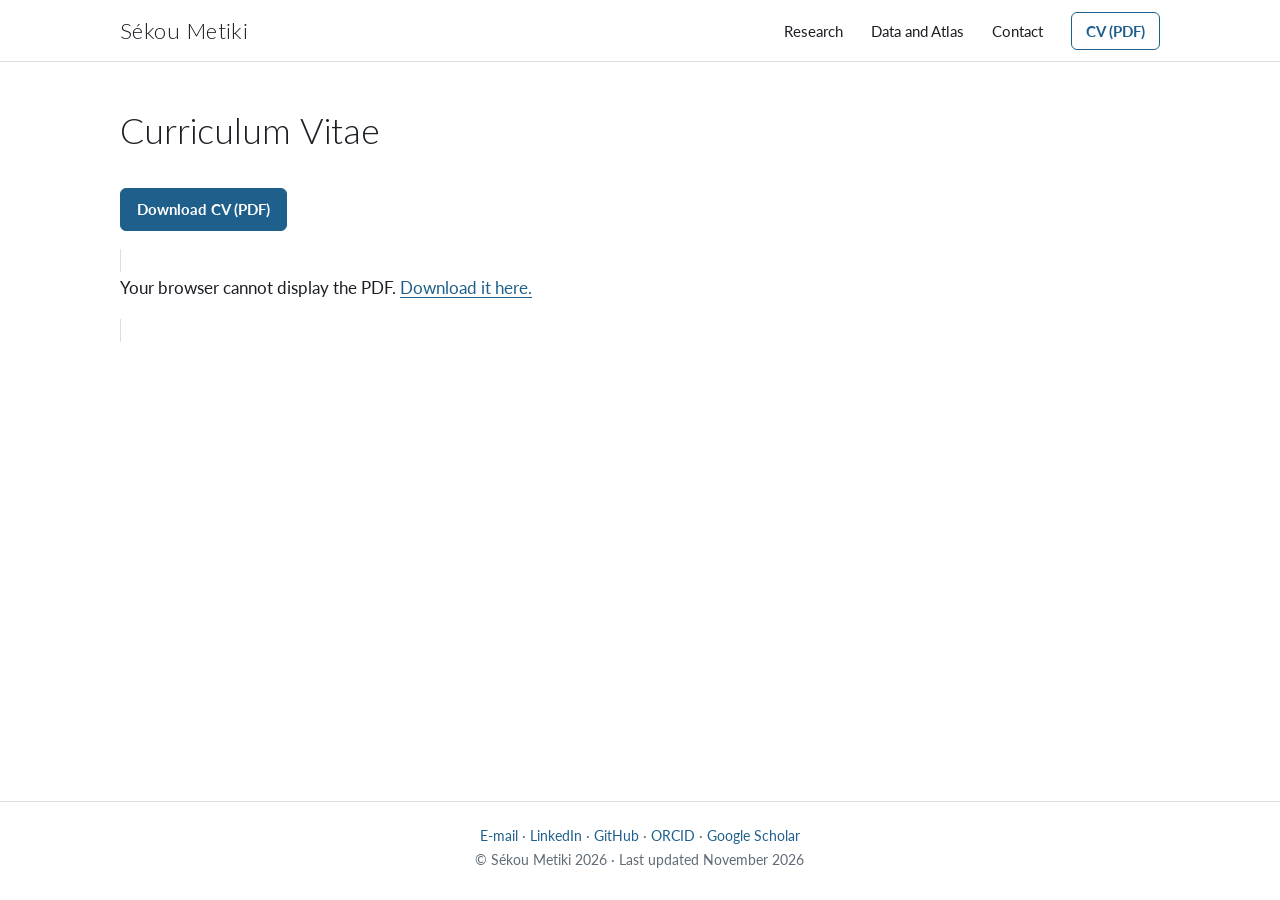
<file: cv.html>
<!DOCTYPE html>
<html xmlns="http://www.w3.org/1999/xhtml" lang="en" xml:lang="en"><head>

<meta charset="utf-8">
<meta name="generator" content="quarto-1.10.19">

<meta name="viewport" content="width=device-width, initial-scale=1.0, user-scalable=yes">

<meta name="description" content="Curriculum vitae of Sékou Metiki, development economist, as a PDF.">

<title>Curriculum Vitae – Sékou Metiki</title>
<style>
/* Default styles provided by pandoc.
** See https://pandoc.org/MANUAL.html#variables-for-html for config info.
*/
span.smallcaps{font-variant: small-caps;}
div.columns{display: flex; gap: 1.5em;}
div.column{flex: auto;}
@media screen {
div.columns{gap: min(4vw, 1.5em);}
div.column{overflow-x: auto;}
}
div.hanging-indent{margin-left: 1.5em; text-indent: -1.5em;}
ul.task-list{list-style: none;}
ul.task-list li input[type="checkbox"] {
  width: 0.8em;
  margin: 0 0.8em 0.2em -1em; /* quarto-specific, see https://github.com/quarto-dev/quarto-cli/issues/4556 */ 
  vertical-align: middle;
}
</style>


<script src="site_libs/quarto-nav/quarto-nav.js"></script>
<link href="./www/favicon.png" rel="icon" type="image/png">
<script src="site_libs/clipboard/clipboard.min.js"></script>
<script src="site_libs/quarto-html/quarto.js" type="module"></script>
<script src="site_libs/quarto-html/tabsets/tabsets.js" type="module"></script>
<script src="site_libs/quarto-html/popper.min.js"></script>
<script src="site_libs/quarto-html/tippy.umd.min.js"></script>
<script src="site_libs/quarto-html/anchor.min.js"></script>
<link href="site_libs/quarto-html/tippy.css" rel="stylesheet">
<link href="site_libs/quarto-html/quarto-syntax-highlighting-bf27225e3a48a9273f3daa8f8e829971.css" rel="stylesheet" id="quarto-text-highlighting-styles">
<script src="site_libs/bootstrap/bootstrap.min.js"></script>
<link href="site_libs/bootstrap/bootstrap-icons.css" rel="stylesheet">
<link href="site_libs/bootstrap/bootstrap-152c4115f797a3b197795b0ebbd2e33e.min.css" rel="stylesheet" append-hash="true" id="quarto-bootstrap" data-mode="light">
<script id="quarto-search-options" type="application/json">{
  "language": {
    "search-no-results-text": "No results",
    "search-matching-documents-text": "matching documents",
    "search-copy-link-title": "Copy link to search",
    "search-hide-matches-text": "Hide additional matches",
    "search-more-match-text": "more match in this document",
    "search-more-matches-text": "more matches in this document",
    "search-clear-button-title": "Clear",
    "search-text-placeholder": "",
    "search-detached-cancel-button-title": "Cancel",
    "search-submit-button-title": "Submit",
    "search-label": "Search"
  }
}</script>
<style>html{ scroll-behavior: smooth; }</style>
<link rel="apple-touch-icon" href="www/apple-touch-icon.png">


<meta property="og:title" content="Curriculum Vitae – Sékou Metiki">
<meta property="og:description" content="Curriculum vitae of Sékou Metiki, development economist, as a PDF.">
<meta property="og:image" content="https://sekoumetiki.com/www/og-card.jpg">
<meta property="og:site_name" content="Sékou Metiki">
<meta property="og:image:alt" content="Sékou Metiki, development economics and political economy. Beside the name, a map of Africa with a bar on every populated cell for its number of middle-class people.">
<meta name="twitter:title" content="Curriculum Vitae – Sékou Metiki">
<meta name="twitter:description" content="Curriculum vitae of Sékou Metiki, development economist, as a PDF.">
<meta name="twitter:image" content="https://sekoumetiki.com/www/og-card.jpg">
<meta name="twitter:image:alt" content="Sékou Metiki, development economics and political economy. Beside the name, a map of Africa with a bar on every populated cell for its number of middle-class people.">
<meta name="twitter:card" content="summary_large_image">
<link rel="canonical" href="https://sekoumetiki.com/cv.html">
</head>

<body class="nav-fixed quarto-light">

<div id="quarto-search-results"></div>
  <header id="quarto-header" class="headroom fixed-top">
    <nav class="navbar navbar-expand-lg " data-bs-theme="dark">
      <div class="navbar-container container-fluid">
      <div class="navbar-brand-container mx-auto">
    <a class="navbar-brand" href="./index.html">
    <span class="navbar-title">Sékou Metiki</span>
    </a>
  </div>
          <button class="navbar-toggler" type="button" data-bs-toggle="collapse" data-bs-target="#navbarCollapse" aria-controls="navbarCollapse" role="menu" aria-expanded="false" aria-label="Toggle navigation" onclick="if (window.quartoToggleHeadroom) { window.quartoToggleHeadroom(); }">
  <span class="navbar-toggler-icon"></span>
</button>
          <div class="collapse navbar-collapse" id="navbarCollapse">
            <ul class="navbar-nav navbar-nav-scroll ms-auto">
  <li class="nav-item">
    <a class="nav-link" href="./research.html"> 
<span class="menu-text">Research</span></a>
  </li>  
  <li class="nav-item">
    <a class="nav-link" href="./data-products.html"> 
<span class="menu-text">Data and Atlas</span></a>
  </li>  
  <li class="nav-item">
    <a class="nav-link" href="./contact.html"> 
<span class="menu-text">Contact</span></a>
  </li>  
  <li class="nav-item">
    <a class="nav-link" href="./www/cv.pdf"> 
<span class="menu-text">CV (PDF)</span></a>
  </li>  
</ul>
          </div> <!-- /navcollapse -->
            <div class="quarto-navbar-tools">
</div>
      </div> <!-- /container-fluid -->
    </nav>
</header>
<!-- content -->
<div id="quarto-content" class="quarto-container page-columns page-rows-contents page-layout-full page-navbar">
<!-- sidebar -->
<!-- margin-sidebar -->
    
<!-- main -->
<main class="content column-page" id="quarto-document-content">

<header id="title-block-header" class="quarto-title-block default">
<div class="quarto-title">
<h1 class="title">Curriculum Vitae</h1>
</div>



<div class="quarto-title-meta column-page">

    
  
    
  </div>
  


</header>


<p><a href="www/cv.pdf" class="btn btn-primary" download="cv.pdf">Download CV (PDF)</a></p>
<object data="www/cv.pdf" type="application/pdf" class="cv-frame">
  <p>Your browser cannot display the PDF. <a href="www/cv.pdf">Download it here.</a></p>
</object>



</main> <!-- /main -->
<script id="quarto-html-after-body" type="application/javascript">
  window.document.addEventListener("DOMContentLoaded", function (event) {
    const icon = "";
    const anchorJS = new window.AnchorJS();
    anchorJS.options = {
      placement: 'right',
      icon: icon
    };
    anchorJS.add('.anchored');
    const isCodeAnnotation = (el) => {
      for (const clz of el.classList) {
        if (clz.startsWith('code-annotation-')) {                     
          return true;
        }
      }
      return false;
    }
    const onCopySuccess = function(e) {
      // button target
      const button = e.trigger;
      // don't keep focus
      button.blur();
      // flash "checked"
      button.classList.add('code-copy-button-checked');
      var currentTitle = button.getAttribute("title");
      button.setAttribute("title", "Copied!");
      let tooltip;
      if (window.bootstrap) {
        button.setAttribute("data-bs-toggle", "tooltip");
        button.setAttribute("data-bs-placement", "left");
        button.setAttribute("data-bs-title", "Copied!");
        tooltip = new bootstrap.Tooltip(button, 
          { trigger: "manual", 
            customClass: "code-copy-button-tooltip",
            offset: [0, -8]});
        tooltip.show();    
      }
      setTimeout(function() {
        if (tooltip) {
          tooltip.hide();
          button.removeAttribute("data-bs-title");
          button.removeAttribute("data-bs-toggle");
          button.removeAttribute("data-bs-placement");
        }
        button.setAttribute("title", currentTitle);
        button.classList.remove('code-copy-button-checked');
      }, 1000);
      // clear code selection
      e.clearSelection();
    }
    const getTextToCopy = function(trigger) {
      const outerScaffold = trigger.parentElement.cloneNode(true);
      const codeEl = outerScaffold.querySelector('code');
      for (const childEl of codeEl.children) {
        if (isCodeAnnotation(childEl)) {
          childEl.remove();
        }
      }
      return codeEl.innerText;
    }
    const clipboard = new window.ClipboardJS('.code-copy-button:not([data-in-quarto-modal])', {
      text: getTextToCopy
    });
    clipboard.on('success', onCopySuccess);
    if (window.document.getElementById('quarto-embedded-source-code-modal')) {
      const clipboardModal = new window.ClipboardJS('.code-copy-button[data-in-quarto-modal]', {
        text: getTextToCopy,
        container: window.document.getElementById('quarto-embedded-source-code-modal')
      });
      clipboardModal.on('success', onCopySuccess);
    }
      var localhostRegex = new RegExp(/^(?:http|https):\/\/localhost\:?[0-9]*\//);
      var mailtoRegex = new RegExp(/^mailto:/);
        var filterRegex = new RegExp("https:\/\/sekoumetiki\.com");
      var isInternal = (href) => {
          return filterRegex.test(href) || localhostRegex.test(href) || mailtoRegex.test(href);
      }
      // Inspect non-navigation links and adorn them if external
     var links = window.document.querySelectorAll('a[href]:not(.nav-link):not(.navbar-brand):not(.toc-action):not(.sidebar-link):not(.sidebar-item-toggle):not(.pagination-link):not(.no-external):not([aria-hidden]):not(.dropdown-item):not(.quarto-navigation-tool):not(.about-link)');
      for (var i=0; i<links.length; i++) {
        const link = links[i];
        if (!isInternal(link.href)) {
          // undo the damage that might have been done by quarto-nav.js in the case of
          // links that we want to consider external
          if (link.dataset.originalHref !== undefined) {
            link.href = link.dataset.originalHref;
          }
            // target, if specified
            link.setAttribute("target", "_blank");
            if (link.getAttribute("rel") === null) {
              link.setAttribute("rel", "noopener");
            }
        }
      }
    function tippyHover(el, contentFn, onTriggerFn, onUntriggerFn) {
      const config = {
        allowHTML: true,
        maxWidth: 500,
        delay: 100,
        arrow: false,
        appendTo: function(el) {
            return el.parentElement;
        },
        interactive: true,
        interactiveBorder: 10,
        theme: 'quarto',
        placement: 'bottom-start',
      };
      if (contentFn) {
        config.content = contentFn;
      }
      if (onTriggerFn) {
        config.onTrigger = onTriggerFn;
      }
      if (onUntriggerFn) {
        config.onUntrigger = onUntriggerFn;
      }
      window.tippy(el, config); 
    }
    const noterefs = window.document.querySelectorAll('a[role="doc-noteref"]');
    for (var i=0; i<noterefs.length; i++) {
      const ref = noterefs[i];
      tippyHover(ref, function() {
        // use id or data attribute instead here
        let href = ref.getAttribute('data-footnote-href') || ref.getAttribute('href');
        try { href = new URL(href).hash; } catch {}
        const id = href.replace(/^#\/?/, "");
        const note = window.document.getElementById(id);
        if (note) {
          return note.innerHTML;
        } else {
          return "";
        }
      });
    }
    const xrefs = window.document.querySelectorAll('a.quarto-xref');
    const processXRef = (id, note) => {
      // Strip column container classes
      const stripColumnClz = (el) => {
        el.classList.remove("page-full", "page-columns");
        if (el.children) {
          for (const child of el.children) {
            stripColumnClz(child);
          }
        }
      }
      stripColumnClz(note)
      if (id === null || id.startsWith('sec-')) {
        // Special case sections, only their first couple elements
        const container = document.createElement("div");
        if (note.children && note.children.length > 2) {
          container.appendChild(note.children[0].cloneNode(true));
          for (let i = 1; i < note.children.length; i++) {
            const child = note.children[i];
            if (child.tagName === "P" && child.innerText === "") {
              continue;
            } else {
              container.appendChild(child.cloneNode(true));
              break;
            }
          }
          if (window.Quarto?.typesetMath) {
            window.Quarto.typesetMath(container);
          }
          return container.innerHTML
        } else {
          if (window.Quarto?.typesetMath) {
            window.Quarto.typesetMath(note);
          }
          return note.innerHTML;
        }
      } else {
        // Remove any anchor links if they are present
        const anchorLink = note.querySelector('a.anchorjs-link');
        if (anchorLink) {
          anchorLink.remove();
        }
        if (window.Quarto?.typesetMath) {
          window.Quarto.typesetMath(note);
        }
        if (note.classList.contains("callout")) {
          return note.outerHTML;
        } else {
          return note.innerHTML;
        }
      }
    }
    for (var i=0; i<xrefs.length; i++) {
      const xref = xrefs[i];
      tippyHover(xref, undefined, function(instance) {
        instance.disable();
        let url = xref.getAttribute('href');
        let hash = undefined; 
        if (url.startsWith('#')) {
          hash = url;
        } else {
          try { hash = new URL(url).hash; } catch {}
        }
        if (hash) {
          const id = hash.replace(/^#\/?/, "");
          const note = window.document.getElementById(id);
          if (note !== null) {
            try {
              const html = processXRef(id, note.cloneNode(true));
              instance.setContent(html);
            } finally {
              instance.enable();
              instance.show();
            }
          } else {
            // See if we can fetch this
            fetch(url.split('#')[0])
            .then(res => res.text())
            .then(html => {
              const parser = new DOMParser();
              const htmlDoc = parser.parseFromString(html, "text/html");
              const note = htmlDoc.getElementById(id);
              if (note !== null) {
                const html = processXRef(id, note);
                instance.setContent(html);
              } 
            }).finally(() => {
              instance.enable();
              instance.show();
            });
          }
        } else {
          // See if we can fetch a full url (with no hash to target)
          // This is a special case and we should probably do some content thinning / targeting
          fetch(url)
          .then(res => res.text())
          .then(html => {
            const parser = new DOMParser();
            const htmlDoc = parser.parseFromString(html, "text/html");
            const note = htmlDoc.querySelector('main.content');
            if (note !== null) {
              // This should only happen for chapter cross references
              // (since there is no id in the URL)
              // remove the first header
              if (note.children.length > 0 && note.children[0].tagName === "HEADER") {
                note.children[0].remove();
              }
              const html = processXRef(null, note);
              instance.setContent(html);
            } 
          }).finally(() => {
            instance.enable();
            instance.show();
          });
        }
      }, function(instance) {
      });
    }
        let selectedAnnoteEl;
        const selectorForAnnotation = ( cell, annotation) => {
          let cellAttr = 'data-code-cell="' + cell + '"';
          let lineAttr = 'data-code-annotation="' +  annotation + '"';
          const selector = 'span[' + cellAttr + '][' + lineAttr + ']';
          return selector;
        }
        const selectCodeLines = (annoteEl) => {
          const doc = window.document;
          const targetCell = annoteEl.getAttribute("data-target-cell");
          const targetAnnotation = annoteEl.getAttribute("data-target-annotation");
          const annoteSpan = window.document.querySelector(selectorForAnnotation(targetCell, targetAnnotation));
          const lines = annoteSpan.getAttribute("data-code-lines").split(",");
          const lineIds = lines.map((line) => {
            return targetCell + "-" + line;
          })
          let top = null;
          let height = null;
          let parent = null;
          if (lineIds.length > 0) {
              //compute the position of the single el (top and bottom and make a div)
              const el = window.document.getElementById(lineIds[0]);
              top = el.offsetTop;
              height = el.offsetHeight;
              parent = el.parentElement.parentElement;
            if (lineIds.length > 1) {
              const lastEl = window.document.getElementById(lineIds[lineIds.length - 1]);
              const bottom = lastEl.offsetTop + lastEl.offsetHeight;
              height = bottom - top;
            }
            if (top !== null && height !== null && parent !== null) {
              // cook up a div (if necessary) and position it 
              let div = window.document.getElementById("code-annotation-line-highlight");
              if (div === null) {
                div = window.document.createElement("div");
                div.setAttribute("id", "code-annotation-line-highlight");
                div.style.position = 'absolute';
                parent.appendChild(div);
              }
              div.style.top = top - 2 + "px";
              div.style.height = height + 4 + "px";
              div.style.left = 0;
              let gutterDiv = window.document.getElementById("code-annotation-line-highlight-gutter");
              if (gutterDiv === null) {
                gutterDiv = window.document.createElement("div");
                gutterDiv.setAttribute("id", "code-annotation-line-highlight-gutter");
                gutterDiv.style.position = 'absolute';
                const codeCell = window.document.getElementById(targetCell);
                const gutter = codeCell.querySelector('.code-annotation-gutter');
                gutter.appendChild(gutterDiv);
              }
              gutterDiv.style.top = top - 2 + "px";
              gutterDiv.style.height = height + 4 + "px";
            }
            selectedAnnoteEl = annoteEl;
          }
        };
        const unselectCodeLines = () => {
          const elementsIds = ["code-annotation-line-highlight", "code-annotation-line-highlight-gutter"];
          elementsIds.forEach((elId) => {
            const div = window.document.getElementById(elId);
            if (div) {
              div.remove();
            }
          });
          selectedAnnoteEl = undefined;
        };
          // Handle positioning of the toggle
      window.addEventListener(
        "resize",
        throttle(() => {
          elRect = undefined;
          if (selectedAnnoteEl) {
            selectCodeLines(selectedAnnoteEl);
          }
        }, 10)
      );
      function throttle(fn, ms) {
      let throttle = false;
      let timer;
        return (...args) => {
          if(!throttle) { // first call gets through
              fn.apply(this, args);
              throttle = true;
          } else { // all the others get throttled
              if(timer) clearTimeout(timer); // cancel #2
              timer = setTimeout(() => {
                fn.apply(this, args);
                timer = throttle = false;
              }, ms);
          }
        };
      }
        // Attach click handler to the DT
        const annoteDls = window.document.querySelectorAll('dt[data-target-cell]');
        for (const annoteDlNode of annoteDls) {
          annoteDlNode.addEventListener('click', (event) => {
            const clickedEl = event.target;
            if (clickedEl !== selectedAnnoteEl) {
              unselectCodeLines();
              const activeEl = window.document.querySelector('dt[data-target-cell].code-annotation-active');
              if (activeEl) {
                activeEl.classList.remove('code-annotation-active');
              }
              selectCodeLines(clickedEl);
              clickedEl.classList.add('code-annotation-active');
            } else {
              // Unselect the line
              unselectCodeLines();
              clickedEl.classList.remove('code-annotation-active');
            }
          });
        }
    const findCites = (el) => {
      const parentEl = el.parentElement;
      if (parentEl) {
        const cites = parentEl.dataset.cites;
        if (cites) {
          return {
            el,
            cites: cites.split(' ')
          };
        } else {
          return findCites(el.parentElement)
        }
      } else {
        return undefined;
      }
    };
    var bibliorefs = window.document.querySelectorAll('a[role="doc-biblioref"]');
    for (var i=0; i<bibliorefs.length; i++) {
      const ref = bibliorefs[i];
      const citeInfo = findCites(ref);
      if (citeInfo) {
        tippyHover(citeInfo.el, function() {
          var popup = window.document.createElement('div');
          citeInfo.cites.forEach(function(cite) {
            var citeDiv = window.document.createElement('div');
            citeDiv.classList.add('hanging-indent');
            citeDiv.classList.add('csl-entry');
            var biblioDiv = window.document.getElementById('ref-' + cite);
            if (biblioDiv) {
              citeDiv.innerHTML = biblioDiv.innerHTML;
            }
            popup.appendChild(citeDiv);
          });
          return popup.innerHTML;
        });
      }
    }
  });
  </script>
</div> <!-- /content -->
<footer class="footer">
  <div class="nav-footer">
    <div class="nav-footer-left">
      &nbsp;
    </div>   
    <div class="nav-footer-center">
<p><a href="mailto:sekou.metiki@kielinstitut.de">E-mail</a> · <a href="https://www.linkedin.com/in/dieudonn%C3%A9-metiki-0b24941b2/">LinkedIn</a> · <a href="https://github.com/Metiki">GitHub</a> · <a href="https://orcid.org/0009-0005-5144-4861">ORCID</a> · <a href="https://scholar.google.com/citations?user=QThCY3wAAAAJ">Google Scholar</a></p>
<p>© Sékou Metiki 2026 · Last updated November 2026</p>
</div>
    <div class="nav-footer-right">
      &nbsp;
    </div>
  </div>
</footer>




<script src="site_libs/quarto-html/zenscroll-min.js"></script>
</body></html>
</file>
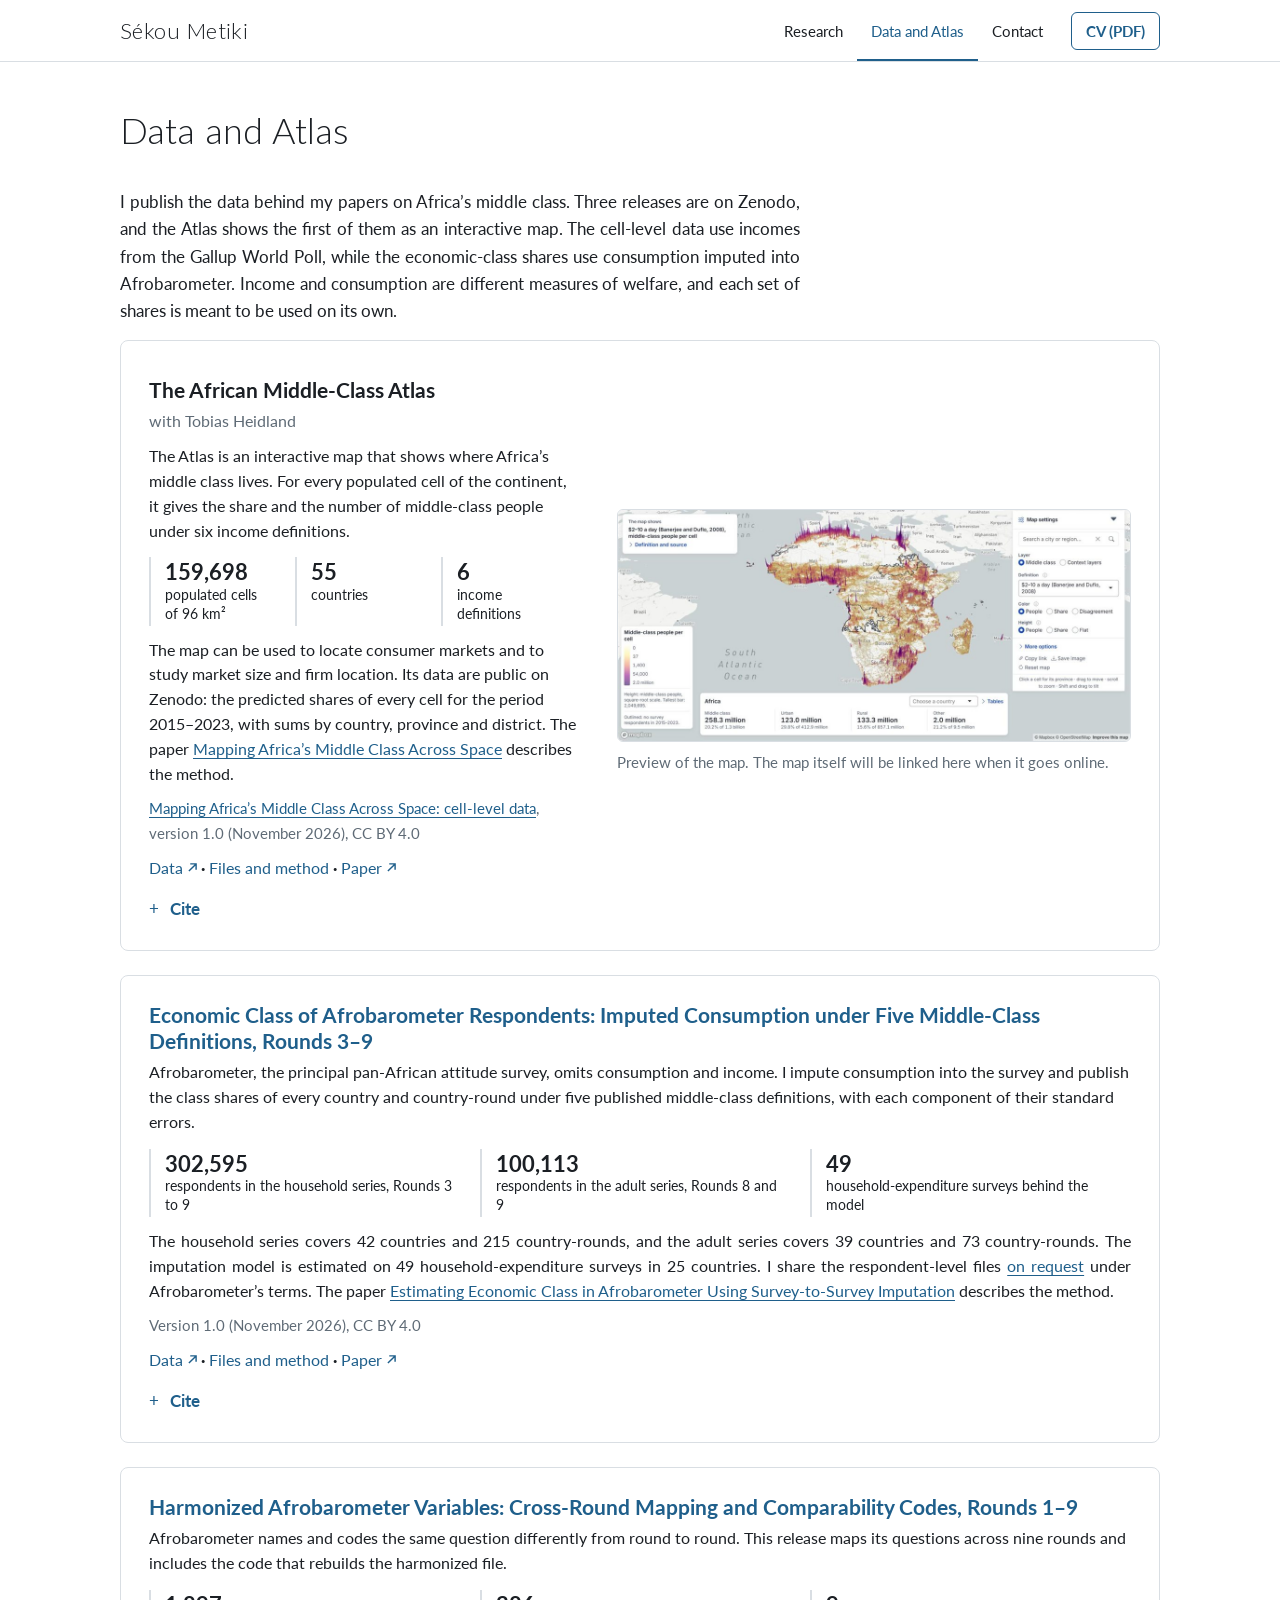
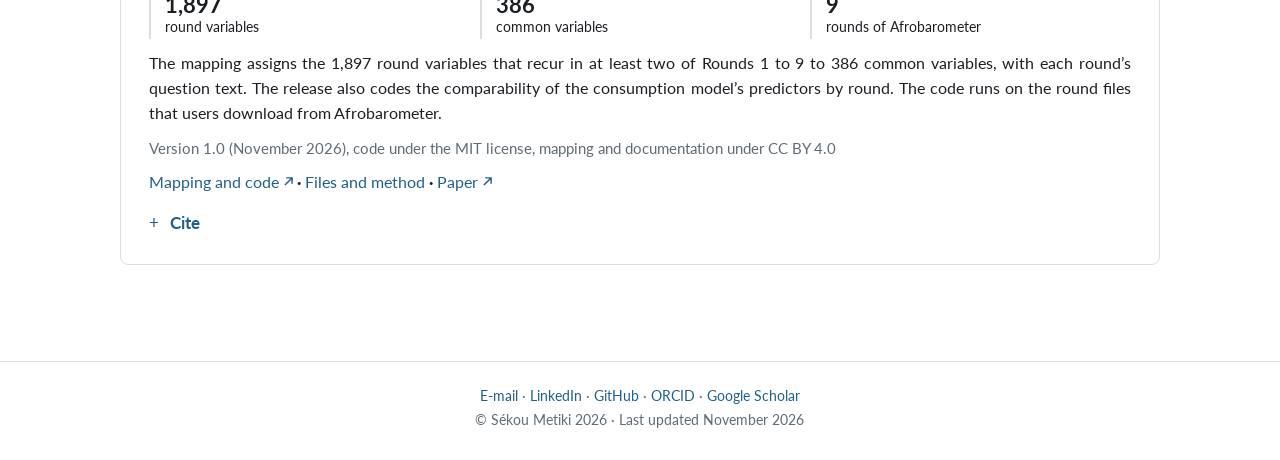
<file: data-products.html>
<!DOCTYPE html>
<html xmlns="http://www.w3.org/1999/xhtml" lang="en" xml:lang="en"><head>

<meta charset="utf-8">
<meta name="generator" content="quarto-1.10.19">

<meta name="viewport" content="width=device-width, initial-scale=1.0, user-scalable=yes">

<meta name="description" content="Open data on Zenodo: middle-class shares for 159,698 cells in 55 African countries, economic class in Afrobarometer, and a cross-round variable mapping.">

<title>Data and Atlas – Sékou Metiki</title>
<style>
/* Default styles provided by pandoc.
** See https://pandoc.org/MANUAL.html#variables-for-html for config info.
*/
span.smallcaps{font-variant: small-caps;}
div.columns{display: flex; gap: 1.5em;}
div.column{flex: auto;}
@media screen {
div.columns{gap: min(4vw, 1.5em);}
div.column{overflow-x: auto;}
}
div.hanging-indent{margin-left: 1.5em; text-indent: -1.5em;}
ul.task-list{list-style: none;}
ul.task-list li input[type="checkbox"] {
  width: 0.8em;
  margin: 0 0.8em 0.2em -1em; /* quarto-specific, see https://github.com/quarto-dev/quarto-cli/issues/4556 */ 
  vertical-align: middle;
}
/* CSS for syntax highlighting */
html { -webkit-text-size-adjust: 100%; }
pre > code.sourceCode { white-space: pre; position: relative; }
pre > code.sourceCode > span { display: inline-block; line-height: 1.25; }
pre > code.sourceCode > span:empty { height: 1.2em; }
.sourceCode { overflow: visible; }
code.sourceCode > span { color: inherit; text-decoration: inherit; }
div.sourceCode { margin: 1em 0; }
pre.sourceCode { margin: 0; }
@media screen {
div.sourceCode { overflow: auto; }
}
@media print {
pre > code.sourceCode { white-space: pre-wrap; }
pre > code.sourceCode > span { text-indent: -5em; padding-left: 5em; }
}
pre.numberSource code
  { counter-reset: source-line 0; }
pre.numberSource code > span
  { position: relative; left: -4em; counter-increment: source-line; }
pre.numberSource code > span > a:first-child::before
  { content: counter(source-line);
    position: relative; left: -1em; text-align: right; vertical-align: baseline;
    border: none; display: inline-block;
    -webkit-touch-callout: none; -webkit-user-select: none;
    -khtml-user-select: none; -moz-user-select: none;
    -ms-user-select: none; user-select: none;
    padding: 0 4px; width: 4em;
  }
pre.numberSource { margin-left: 3em;  padding-left: 4px; }
div.sourceCode
  {   }
@media screen {
pre > code.sourceCode > span > a:first-child::before { text-decoration: underline; }
}
</style>


<script src="site_libs/quarto-nav/quarto-nav.js"></script>
<link href="./www/favicon.png" rel="icon" type="image/png">
<script src="site_libs/clipboard/clipboard.min.js"></script>
<script src="site_libs/quarto-html/quarto.js" type="module"></script>
<script src="site_libs/quarto-html/tabsets/tabsets.js" type="module"></script>
<script src="site_libs/quarto-html/popper.min.js"></script>
<script src="site_libs/quarto-html/tippy.umd.min.js"></script>
<script src="site_libs/quarto-html/anchor.min.js"></script>
<link href="site_libs/quarto-html/tippy.css" rel="stylesheet">
<link href="site_libs/quarto-html/quarto-syntax-highlighting-bf27225e3a48a9273f3daa8f8e829971.css" rel="stylesheet" id="quarto-text-highlighting-styles">
<script src="site_libs/bootstrap/bootstrap.min.js"></script>
<link href="site_libs/bootstrap/bootstrap-icons.css" rel="stylesheet">
<link href="site_libs/bootstrap/bootstrap-152c4115f797a3b197795b0ebbd2e33e.min.css" rel="stylesheet" append-hash="true" id="quarto-bootstrap" data-mode="light">
<script id="quarto-search-options" type="application/json">{
  "language": {
    "search-no-results-text": "No results",
    "search-matching-documents-text": "matching documents",
    "search-copy-link-title": "Copy link to search",
    "search-hide-matches-text": "Hide additional matches",
    "search-more-match-text": "more match in this document",
    "search-more-matches-text": "more matches in this document",
    "search-clear-button-title": "Clear",
    "search-text-placeholder": "",
    "search-detached-cancel-button-title": "Cancel",
    "search-submit-button-title": "Submit",
    "search-label": "Search"
  }
}</script>
<style>html{ scroll-behavior: smooth; }</style>
<link rel="apple-touch-icon" href="www/apple-touch-icon.png">


<meta property="og:title" content="Data and Atlas – Sékou Metiki">
<meta property="og:description" content="Open data on Zenodo: middle-class shares for 159,698 cells in 55 African countries, economic class in Afrobarometer, and a cross-round variable mapping.">
<meta property="og:image" content="https://sekoumetiki.com/www/og-card.jpg">
<meta property="og:site_name" content="Sékou Metiki">
<meta name="twitter:title" content="Data and Atlas – Sékou Metiki">
<meta name="twitter:description" content="Open data on Zenodo: middle-class shares for 159,698 cells in 55 African countries, economic class in Afrobarometer, and a cross-round variable mapping.">
<meta name="twitter:image" content="https://sekoumetiki.com/www/og-card.jpg">
<meta name="twitter:card" content="summary_large_image">
<link rel="canonical" href="https://sekoumetiki.com/data-products.html">
</head>

<body class="nav-fixed quarto-light">

<div id="quarto-search-results"></div>
  <header id="quarto-header" class="headroom fixed-top">
    <nav class="navbar navbar-expand-lg " data-bs-theme="dark">
      <div class="navbar-container container-fluid">
      <div class="navbar-brand-container mx-auto">
    <a class="navbar-brand" href="./index.html">
    <span class="navbar-title">Sékou Metiki</span>
    </a>
  </div>
          <button class="navbar-toggler" type="button" data-bs-toggle="collapse" data-bs-target="#navbarCollapse" aria-controls="navbarCollapse" role="menu" aria-expanded="false" aria-label="Toggle navigation" onclick="if (window.quartoToggleHeadroom) { window.quartoToggleHeadroom(); }">
  <span class="navbar-toggler-icon"></span>
</button>
          <div class="collapse navbar-collapse" id="navbarCollapse">
            <ul class="navbar-nav navbar-nav-scroll ms-auto">
  <li class="nav-item">
    <a class="nav-link" href="./research.html"> 
<span class="menu-text">Research</span></a>
  </li>  
  <li class="nav-item">
    <a class="nav-link active" href="./data-products.html" aria-current="page"> 
<span class="menu-text">Data and Atlas</span></a>
  </li>  
  <li class="nav-item">
    <a class="nav-link" href="./contact.html"> 
<span class="menu-text">Contact</span></a>
  </li>  
  <li class="nav-item">
    <a class="nav-link" href="./www/cv.pdf"> 
<span class="menu-text">CV (PDF)</span></a>
  </li>  
</ul>
          </div> <!-- /navcollapse -->
            <div class="quarto-navbar-tools">
</div>
      </div> <!-- /container-fluid -->
    </nav>
</header>
<!-- content -->
<div id="quarto-content" class="quarto-container page-columns page-rows-contents page-layout-full page-navbar">
<!-- sidebar -->
<!-- margin-sidebar -->
    
<!-- main -->
<main class="content column-page" id="quarto-document-content">

<header id="title-block-header" class="quarto-title-block default">
<div class="quarto-title">
<h1 class="title">Data and Atlas</h1>
</div>



<div class="quarto-title-meta column-page">

    
  
    
  </div>
  


</header>


<p>I publish the data behind my papers on Africa’s middle class. Three releases are on Zenodo, and the Atlas shows the first of them as an interactive map. The cell-level data use incomes from the Gallup World Poll, while the economic-class shares use consumption imputed into Afrobarometer. Income and consumption are different measures of welfare, and each set of shares is meant to be used on its own.</p>
<div id="atlas" class="product feature feature-wide">
<div class="feature-text">
<p><span id="cell-level-data"></span></p>
<section id="the-african-middle-class-atlas" class="level2">
<h2 class="anchored" data-anchor-id="the-african-middle-class-atlas">The African Middle-Class Atlas</h2>
<p><span class="byline">with Tobias Heidland</span></p>
<div class="summary-line">
<p>The Atlas is an interactive map that shows where Africa’s middle class lives. For every populated cell of the continent, it gives the share and the number of middle-class people under six income definitions.</p>
</div>
<ul class="stats">
  <li><strong>159,698</strong> populated cells of 96 km²</li>
  <li><strong>55</strong> countries</li>
  <li><strong>6</strong> income definitions</li>
</ul>
<p>The map can be used to locate consumer markets and to study market size and firm location. Its data are public on Zenodo: the predicted shares of every cell for the period 2015–2023, with sums by country, province and district. The paper <a href="./mapping-africas-middle-class.html">Mapping Africa’s Middle Class Across Space</a> describes the method.</p>
<p><span class="updated"><a href="./africa-middle-class-cell-data.html">Mapping Africa’s Middle Class Across Space: cell-level data</a>, version 1.0 (November 2026), CC BY 4.0</span></p>
<p><span class="links"><a href="https://doi.org/10.5281/zenodo.24451402">Data</a> · <a href="./africa-middle-class-cell-data.html">Files and method</a> · <a href="https://www.ssrn.com/abstract=7686998">Paper</a></span></p>
<details class="more">
<summary>
Cite
</summary>
<div class="code-copy-outer-scaffold"><div class="sourceCode" id="cb1"><pre class="sourceCode default code-with-copy"><code class="sourceCode default"><span id="cb1-1"><a href="#cb1-1" aria-hidden="true" tabindex="-1"></a>Heidland, T. and S. Metiki (2026). Mapping Africa's Middle Class Across Space: cell-level data, version 1.0. https://doi.org/10.5281/zenodo.24451403</span></code></pre></div><button title="Copy to Clipboard" class="code-copy-button"><i class="bi"></i></button></div>
<div class="code-copy-outer-scaffold"><div class="sourceCode" id="cb2"><pre class="sourceCode default code-with-copy"><code class="sourceCode default"><span id="cb2-1"><a href="#cb2-1" aria-hidden="true" tabindex="-1"></a>Heidland, T. and S. Metiki (2026). Mapping Africa's Middle Class Across Space. Working paper, Kiel Institute for the World Economy. https://www.ssrn.com/abstract=7686998</span></code></pre></div><button title="Copy to Clipboard" class="code-copy-button"><i class="bi"></i></button></div>
</details>
</section>
</div>
<div class="feature-media">
<p><img src="www/atlas/atlas-map.jpg" alt="The Atlas: a map of Africa with a bar on every populated cell for its number of middle-class people, with a legend, the map settings and the totals for Africa" width="1100" height="496" loading="lazy"></p>
<p><span class="caption">Preview of the map. The map itself will be linked here when it goes online.</span></p>
</div>
</div>
<div id="middle-class-shares" class="product">
<section id="economic-class-of-afrobarometer-respondents-imputed-consumption-under-five-middle-class-definitions-rounds-39" class="level2">
<h2 class="anchored" data-anchor-id="economic-class-of-afrobarometer-respondents-imputed-consumption-under-five-middle-class-definitions-rounds-39"><a href="./afrobarometer-economic-class-data.html">Economic Class of Afrobarometer Respondents: Imputed Consumption under Five Middle-Class Definitions, Rounds 3–9</a></h2>
<div class="summary-line">
<p>Afrobarometer, the principal pan-African attitude survey, omits consumption and income. I impute consumption into the survey and publish the class shares of every country and country-round under five published middle-class definitions, with each component of their standard errors.</p>
</div>
<ul class="stats stats-long">
  <li><strong>302,595</strong> respondents in the household series, Rounds 3 to 9</li>
  <li><strong>100,113</strong> respondents in the adult series, Rounds 8 and 9</li>
  <li><strong>49</strong> household-expenditure surveys behind the model</li>
</ul>
<p>The household series covers 42 countries and 215 country-rounds, and the adult series covers 39 countries and 73 country-rounds. The imputation model is estimated on 49 household-expenditure surveys in 25 countries. I share the respondent-level files <a href="./contact.html">on request</a> under Afrobarometer’s terms. The paper <a href="./economic-class-in-afrobarometer.html">Estimating Economic Class in Afrobarometer Using Survey-to-Survey Imputation</a> describes the method.</p>
<p><span class="updated">Version 1.0 (November 2026), CC BY 4.0</span></p>
<p><span class="links"><a href="https://doi.org/10.5281/zenodo.24453160">Data</a> · <a href="./afrobarometer-economic-class-data.html">Files and method</a> · <a href="https://www.ssrn.com/abstract=7687039">Paper</a></span></p>
<details class="more">
<summary>
Cite
</summary>
<div class="code-copy-outer-scaffold"><div class="sourceCode" id="cb3"><pre class="sourceCode default code-with-copy"><code class="sourceCode default"><span id="cb3-1"><a href="#cb3-1" aria-hidden="true" tabindex="-1"></a>Metiki, S. (2026). Economic Class of Afrobarometer Respondents: Imputed Consumption under Five Middle-Class Definitions, Rounds 3–9, version 1.0 [dataset]. Zenodo. https://doi.org/10.5281/zenodo.24453161.</span></code></pre></div><button title="Copy to Clipboard" class="code-copy-button"><i class="bi"></i></button></div>
<div class="code-copy-outer-scaffold"><div class="sourceCode" id="cb4"><pre class="sourceCode default code-with-copy"><code class="sourceCode default"><span id="cb4-1"><a href="#cb4-1" aria-hidden="true" tabindex="-1"></a>Metiki, S. (2026). Estimating Economic Class in Afrobarometer Using Survey-to-Survey Imputation. SSRN Working Paper. https://www.ssrn.com/abstract=7687039</span></code></pre></div><button title="Copy to Clipboard" class="code-copy-button"><i class="bi"></i></button></div>
</details>
</section>
</div>
<div id="harmonized-variables" class="product">
<section id="harmonized-afrobarometer-variables-cross-round-mapping-and-comparability-codes-rounds-19" class="level2">
<h2 class="anchored" data-anchor-id="harmonized-afrobarometer-variables-cross-round-mapping-and-comparability-codes-rounds-19"><a href="./afrobarometer-harmonized-variables.html">Harmonized Afrobarometer Variables: Cross-Round Mapping and Comparability Codes, Rounds 1–9</a></h2>
<div class="summary-line">
<p>Afrobarometer names and codes the same question differently from round to round. This release maps its questions across nine rounds and includes the code that rebuilds the harmonized file.</p>
</div>
<ul class="stats">
  <li><strong>1,897</strong> round variables</li>
  <li><strong>386</strong> common variables</li>
  <li><strong>9</strong> rounds of Afrobarometer</li>
</ul>
<p>The mapping assigns the 1,897 round variables that recur in at least two of Rounds 1 to 9 to 386 common variables, with each round’s question text. The release also codes the comparability of the consumption model’s predictors by round. The code runs on the round files that users download from Afrobarometer.</p>
<p><span class="updated">Version 1.0 (November 2026), code under the MIT license, mapping and documentation under CC BY 4.0</span></p>
<p><span class="links"><a href="https://doi.org/10.5281/zenodo.24453207">Mapping and code</a> · <a href="./afrobarometer-harmonized-variables.html">Files and method</a> · <a href="https://www.ssrn.com/abstract=7687039">Paper</a></span></p>
<details class="more">
<summary>
Cite
</summary>
<div class="code-copy-outer-scaffold"><div class="sourceCode" id="cb5"><pre class="sourceCode default code-with-copy"><code class="sourceCode default"><span id="cb5-1"><a href="#cb5-1" aria-hidden="true" tabindex="-1"></a>Metiki, S. (2026). Harmonized Afrobarometer Variables: Cross-Round Mapping and Comparability Codes, Rounds 1–9, version 1.0 [dataset]. Zenodo. https://doi.org/10.5281/zenodo.24453208.</span></code></pre></div><button title="Copy to Clipboard" class="code-copy-button"><i class="bi"></i></button></div>
<div class="code-copy-outer-scaffold"><div class="sourceCode" id="cb6"><pre class="sourceCode default code-with-copy"><code class="sourceCode default"><span id="cb6-1"><a href="#cb6-1" aria-hidden="true" tabindex="-1"></a>Metiki, S. (2026). Estimating Economic Class in Afrobarometer Using Survey-to-Survey Imputation. SSRN Working Paper. https://www.ssrn.com/abstract=7687039</span></code></pre></div><button title="Copy to Clipboard" class="code-copy-button"><i class="bi"></i></button></div>
</details>
</section>
</div>
<script type="application/ld+json">
{
  "@context": "https://schema.org",
  "@graph": [
    {
      "@type": "Dataset",
      "name": "Mapping Africa's Middle Class Across Space: cell-level data",
      "description": "Predicted middle-class shares for 159,698 populated cells of 96 km² in 55 African countries, under six income definitions, 2015–2023, with sums by country, province and district.",
      "url": "https://doi.org/10.5281/zenodo.24451402",
      "identifier": "https://doi.org/10.5281/zenodo.24451403",
      "version": "1.0",
      "datePublished": "2026-11-23",
      "license": "https://creativecommons.org/licenses/by/4.0/",
      "creator": [
        { "@type": "Person", "name": "Tobias Heidland" },
        { "@type": "Person", "name": "Sékou Metiki", "url": "https://sekoumetiki.com/" }
      ]
    },
    {
      "@type": "Dataset",
      "name": "Economic Class of Afrobarometer Respondents: Imputed Consumption under Five Middle-Class Definitions, Rounds 3–9",
      "description": "The class shares of every country and country-round under five published middle-class definitions, with each component of their standard errors.",
      "url": "https://doi.org/10.5281/zenodo.24453160",
      "identifier": "https://doi.org/10.5281/zenodo.24453161",
      "version": "1.0",
      "datePublished": "2026-11-23",
      "license": "https://creativecommons.org/licenses/by/4.0/",
      "creator": [{ "@type": "Person", "name": "Sékou Metiki", "url": "https://sekoumetiki.com/" }]
    },
    {
      "@type": "Dataset",
      "name": "Harmonized Afrobarometer Variables: Cross-Round Mapping and Comparability Codes, Rounds 1–9",
      "description": "A mapping of the 1,897 round variables that recur in at least two of Afrobarometer's Rounds 1 to 9 onto 386 common variables, with the code that rebuilds the harmonized file.",
      "url": "https://doi.org/10.5281/zenodo.24453207",
      "identifier": "https://doi.org/10.5281/zenodo.24453208",
      "version": "1.0",
      "datePublished": "2026-11-23",
      "license": "https://creativecommons.org/licenses/by/4.0/",
      "creator": [{ "@type": "Person", "name": "Sékou Metiki", "url": "https://sekoumetiki.com/" }]
    }
  ]
}
</script>



</main> <!-- /main -->
<script id="quarto-html-after-body" type="application/javascript">
  window.document.addEventListener("DOMContentLoaded", function (event) {
    const icon = "";
    const anchorJS = new window.AnchorJS();
    anchorJS.options = {
      placement: 'right',
      icon: icon
    };
    anchorJS.add('.anchored');
    const isCodeAnnotation = (el) => {
      for (const clz of el.classList) {
        if (clz.startsWith('code-annotation-')) {                     
          return true;
        }
      }
      return false;
    }
    const onCopySuccess = function(e) {
      // button target
      const button = e.trigger;
      // don't keep focus
      button.blur();
      // flash "checked"
      button.classList.add('code-copy-button-checked');
      var currentTitle = button.getAttribute("title");
      button.setAttribute("title", "Copied!");
      let tooltip;
      if (window.bootstrap) {
        button.setAttribute("data-bs-toggle", "tooltip");
        button.setAttribute("data-bs-placement", "left");
        button.setAttribute("data-bs-title", "Copied!");
        tooltip = new bootstrap.Tooltip(button, 
          { trigger: "manual", 
            customClass: "code-copy-button-tooltip",
            offset: [0, -8]});
        tooltip.show();    
      }
      setTimeout(function() {
        if (tooltip) {
          tooltip.hide();
          button.removeAttribute("data-bs-title");
          button.removeAttribute("data-bs-toggle");
          button.removeAttribute("data-bs-placement");
        }
        button.setAttribute("title", currentTitle);
        button.classList.remove('code-copy-button-checked');
      }, 1000);
      // clear code selection
      e.clearSelection();
    }
    const getTextToCopy = function(trigger) {
      const outerScaffold = trigger.parentElement.cloneNode(true);
      const codeEl = outerScaffold.querySelector('code');
      for (const childEl of codeEl.children) {
        if (isCodeAnnotation(childEl)) {
          childEl.remove();
        }
      }
      return codeEl.innerText;
    }
    const clipboard = new window.ClipboardJS('.code-copy-button:not([data-in-quarto-modal])', {
      text: getTextToCopy
    });
    clipboard.on('success', onCopySuccess);
    if (window.document.getElementById('quarto-embedded-source-code-modal')) {
      const clipboardModal = new window.ClipboardJS('.code-copy-button[data-in-quarto-modal]', {
        text: getTextToCopy,
        container: window.document.getElementById('quarto-embedded-source-code-modal')
      });
      clipboardModal.on('success', onCopySuccess);
    }
      var localhostRegex = new RegExp(/^(?:http|https):\/\/localhost\:?[0-9]*\//);
      var mailtoRegex = new RegExp(/^mailto:/);
        var filterRegex = new RegExp("https:\/\/sekoumetiki\.com");
      var isInternal = (href) => {
          return filterRegex.test(href) || localhostRegex.test(href) || mailtoRegex.test(href);
      }
      // Inspect non-navigation links and adorn them if external
     var links = window.document.querySelectorAll('a[href]:not(.nav-link):not(.navbar-brand):not(.toc-action):not(.sidebar-link):not(.sidebar-item-toggle):not(.pagination-link):not(.no-external):not([aria-hidden]):not(.dropdown-item):not(.quarto-navigation-tool):not(.about-link)');
      for (var i=0; i<links.length; i++) {
        const link = links[i];
        if (!isInternal(link.href)) {
          // undo the damage that might have been done by quarto-nav.js in the case of
          // links that we want to consider external
          if (link.dataset.originalHref !== undefined) {
            link.href = link.dataset.originalHref;
          }
            // target, if specified
            link.setAttribute("target", "_blank");
            if (link.getAttribute("rel") === null) {
              link.setAttribute("rel", "noopener");
            }
        }
      }
    function tippyHover(el, contentFn, onTriggerFn, onUntriggerFn) {
      const config = {
        allowHTML: true,
        maxWidth: 500,
        delay: 100,
        arrow: false,
        appendTo: function(el) {
            return el.parentElement;
        },
        interactive: true,
        interactiveBorder: 10,
        theme: 'quarto',
        placement: 'bottom-start',
      };
      if (contentFn) {
        config.content = contentFn;
      }
      if (onTriggerFn) {
        config.onTrigger = onTriggerFn;
      }
      if (onUntriggerFn) {
        config.onUntrigger = onUntriggerFn;
      }
      window.tippy(el, config); 
    }
    const noterefs = window.document.querySelectorAll('a[role="doc-noteref"]');
    for (var i=0; i<noterefs.length; i++) {
      const ref = noterefs[i];
      tippyHover(ref, function() {
        // use id or data attribute instead here
        let href = ref.getAttribute('data-footnote-href') || ref.getAttribute('href');
        try { href = new URL(href).hash; } catch {}
        const id = href.replace(/^#\/?/, "");
        const note = window.document.getElementById(id);
        if (note) {
          return note.innerHTML;
        } else {
          return "";
        }
      });
    }
    const xrefs = window.document.querySelectorAll('a.quarto-xref');
    const processXRef = (id, note) => {
      // Strip column container classes
      const stripColumnClz = (el) => {
        el.classList.remove("page-full", "page-columns");
        if (el.children) {
          for (const child of el.children) {
            stripColumnClz(child);
          }
        }
      }
      stripColumnClz(note)
      if (id === null || id.startsWith('sec-')) {
        // Special case sections, only their first couple elements
        const container = document.createElement("div");
        if (note.children && note.children.length > 2) {
          container.appendChild(note.children[0].cloneNode(true));
          for (let i = 1; i < note.children.length; i++) {
            const child = note.children[i];
            if (child.tagName === "P" && child.innerText === "") {
              continue;
            } else {
              container.appendChild(child.cloneNode(true));
              break;
            }
          }
          if (window.Quarto?.typesetMath) {
            window.Quarto.typesetMath(container);
          }
          return container.innerHTML
        } else {
          if (window.Quarto?.typesetMath) {
            window.Quarto.typesetMath(note);
          }
          return note.innerHTML;
        }
      } else {
        // Remove any anchor links if they are present
        const anchorLink = note.querySelector('a.anchorjs-link');
        if (anchorLink) {
          anchorLink.remove();
        }
        if (window.Quarto?.typesetMath) {
          window.Quarto.typesetMath(note);
        }
        if (note.classList.contains("callout")) {
          return note.outerHTML;
        } else {
          return note.innerHTML;
        }
      }
    }
    for (var i=0; i<xrefs.length; i++) {
      const xref = xrefs[i];
      tippyHover(xref, undefined, function(instance) {
        instance.disable();
        let url = xref.getAttribute('href');
        let hash = undefined; 
        if (url.startsWith('#')) {
          hash = url;
        } else {
          try { hash = new URL(url).hash; } catch {}
        }
        if (hash) {
          const id = hash.replace(/^#\/?/, "");
          const note = window.document.getElementById(id);
          if (note !== null) {
            try {
              const html = processXRef(id, note.cloneNode(true));
              instance.setContent(html);
            } finally {
              instance.enable();
              instance.show();
            }
          } else {
            // See if we can fetch this
            fetch(url.split('#')[0])
            .then(res => res.text())
            .then(html => {
              const parser = new DOMParser();
              const htmlDoc = parser.parseFromString(html, "text/html");
              const note = htmlDoc.getElementById(id);
              if (note !== null) {
                const html = processXRef(id, note);
                instance.setContent(html);
              } 
            }).finally(() => {
              instance.enable();
              instance.show();
            });
          }
        } else {
          // See if we can fetch a full url (with no hash to target)
          // This is a special case and we should probably do some content thinning / targeting
          fetch(url)
          .then(res => res.text())
          .then(html => {
            const parser = new DOMParser();
            const htmlDoc = parser.parseFromString(html, "text/html");
            const note = htmlDoc.querySelector('main.content');
            if (note !== null) {
              // This should only happen for chapter cross references
              // (since there is no id in the URL)
              // remove the first header
              if (note.children.length > 0 && note.children[0].tagName === "HEADER") {
                note.children[0].remove();
              }
              const html = processXRef(null, note);
              instance.setContent(html);
            } 
          }).finally(() => {
            instance.enable();
            instance.show();
          });
        }
      }, function(instance) {
      });
    }
        let selectedAnnoteEl;
        const selectorForAnnotation = ( cell, annotation) => {
          let cellAttr = 'data-code-cell="' + cell + '"';
          let lineAttr = 'data-code-annotation="' +  annotation + '"';
          const selector = 'span[' + cellAttr + '][' + lineAttr + ']';
          return selector;
        }
        const selectCodeLines = (annoteEl) => {
          const doc = window.document;
          const targetCell = annoteEl.getAttribute("data-target-cell");
          const targetAnnotation = annoteEl.getAttribute("data-target-annotation");
          const annoteSpan = window.document.querySelector(selectorForAnnotation(targetCell, targetAnnotation));
          const lines = annoteSpan.getAttribute("data-code-lines").split(",");
          const lineIds = lines.map((line) => {
            return targetCell + "-" + line;
          })
          let top = null;
          let height = null;
          let parent = null;
          if (lineIds.length > 0) {
              //compute the position of the single el (top and bottom and make a div)
              const el = window.document.getElementById(lineIds[0]);
              top = el.offsetTop;
              height = el.offsetHeight;
              parent = el.parentElement.parentElement;
            if (lineIds.length > 1) {
              const lastEl = window.document.getElementById(lineIds[lineIds.length - 1]);
              const bottom = lastEl.offsetTop + lastEl.offsetHeight;
              height = bottom - top;
            }
            if (top !== null && height !== null && parent !== null) {
              // cook up a div (if necessary) and position it 
              let div = window.document.getElementById("code-annotation-line-highlight");
              if (div === null) {
                div = window.document.createElement("div");
                div.setAttribute("id", "code-annotation-line-highlight");
                div.style.position = 'absolute';
                parent.appendChild(div);
              }
              div.style.top = top - 2 + "px";
              div.style.height = height + 4 + "px";
              div.style.left = 0;
              let gutterDiv = window.document.getElementById("code-annotation-line-highlight-gutter");
              if (gutterDiv === null) {
                gutterDiv = window.document.createElement("div");
                gutterDiv.setAttribute("id", "code-annotation-line-highlight-gutter");
                gutterDiv.style.position = 'absolute';
                const codeCell = window.document.getElementById(targetCell);
                const gutter = codeCell.querySelector('.code-annotation-gutter');
                gutter.appendChild(gutterDiv);
              }
              gutterDiv.style.top = top - 2 + "px";
              gutterDiv.style.height = height + 4 + "px";
            }
            selectedAnnoteEl = annoteEl;
          }
        };
        const unselectCodeLines = () => {
          const elementsIds = ["code-annotation-line-highlight", "code-annotation-line-highlight-gutter"];
          elementsIds.forEach((elId) => {
            const div = window.document.getElementById(elId);
            if (div) {
              div.remove();
            }
          });
          selectedAnnoteEl = undefined;
        };
          // Handle positioning of the toggle
      window.addEventListener(
        "resize",
        throttle(() => {
          elRect = undefined;
          if (selectedAnnoteEl) {
            selectCodeLines(selectedAnnoteEl);
          }
        }, 10)
      );
      function throttle(fn, ms) {
      let throttle = false;
      let timer;
        return (...args) => {
          if(!throttle) { // first call gets through
              fn.apply(this, args);
              throttle = true;
          } else { // all the others get throttled
              if(timer) clearTimeout(timer); // cancel #2
              timer = setTimeout(() => {
                fn.apply(this, args);
                timer = throttle = false;
              }, ms);
          }
        };
      }
        // Attach click handler to the DT
        const annoteDls = window.document.querySelectorAll('dt[data-target-cell]');
        for (const annoteDlNode of annoteDls) {
          annoteDlNode.addEventListener('click', (event) => {
            const clickedEl = event.target;
            if (clickedEl !== selectedAnnoteEl) {
              unselectCodeLines();
              const activeEl = window.document.querySelector('dt[data-target-cell].code-annotation-active');
              if (activeEl) {
                activeEl.classList.remove('code-annotation-active');
              }
              selectCodeLines(clickedEl);
              clickedEl.classList.add('code-annotation-active');
            } else {
              // Unselect the line
              unselectCodeLines();
              clickedEl.classList.remove('code-annotation-active');
            }
          });
        }
    const findCites = (el) => {
      const parentEl = el.parentElement;
      if (parentEl) {
        const cites = parentEl.dataset.cites;
        if (cites) {
          return {
            el,
            cites: cites.split(' ')
          };
        } else {
          return findCites(el.parentElement)
        }
      } else {
        return undefined;
      }
    };
    var bibliorefs = window.document.querySelectorAll('a[role="doc-biblioref"]');
    for (var i=0; i<bibliorefs.length; i++) {
      const ref = bibliorefs[i];
      const citeInfo = findCites(ref);
      if (citeInfo) {
        tippyHover(citeInfo.el, function() {
          var popup = window.document.createElement('div');
          citeInfo.cites.forEach(function(cite) {
            var citeDiv = window.document.createElement('div');
            citeDiv.classList.add('hanging-indent');
            citeDiv.classList.add('csl-entry');
            var biblioDiv = window.document.getElementById('ref-' + cite);
            if (biblioDiv) {
              citeDiv.innerHTML = biblioDiv.innerHTML;
            }
            popup.appendChild(citeDiv);
          });
          return popup.innerHTML;
        });
      }
    }
  });
  </script>
</div> <!-- /content -->
<footer class="footer">
  <div class="nav-footer">
    <div class="nav-footer-left">
      &nbsp;
    </div>   
    <div class="nav-footer-center">
<p><a href="mailto:sekou.metiki@kielinstitut.de">E-mail</a> · <a href="https://www.linkedin.com/in/dieudonn%C3%A9-metiki-0b24941b2/">LinkedIn</a> · <a href="https://github.com/Metiki">GitHub</a> · <a href="https://orcid.org/0009-0005-5144-4861">ORCID</a> · <a href="https://scholar.google.com/citations?user=QThCY3wAAAAJ">Google Scholar</a></p>
<p>© Sékou Metiki 2026 · Last updated November 2026</p>
</div>
    <div class="nav-footer-right">
      &nbsp;
    </div>
  </div>
</footer>




<script src="site_libs/quarto-html/zenscroll-min.js"></script>
</body></html>
</file>
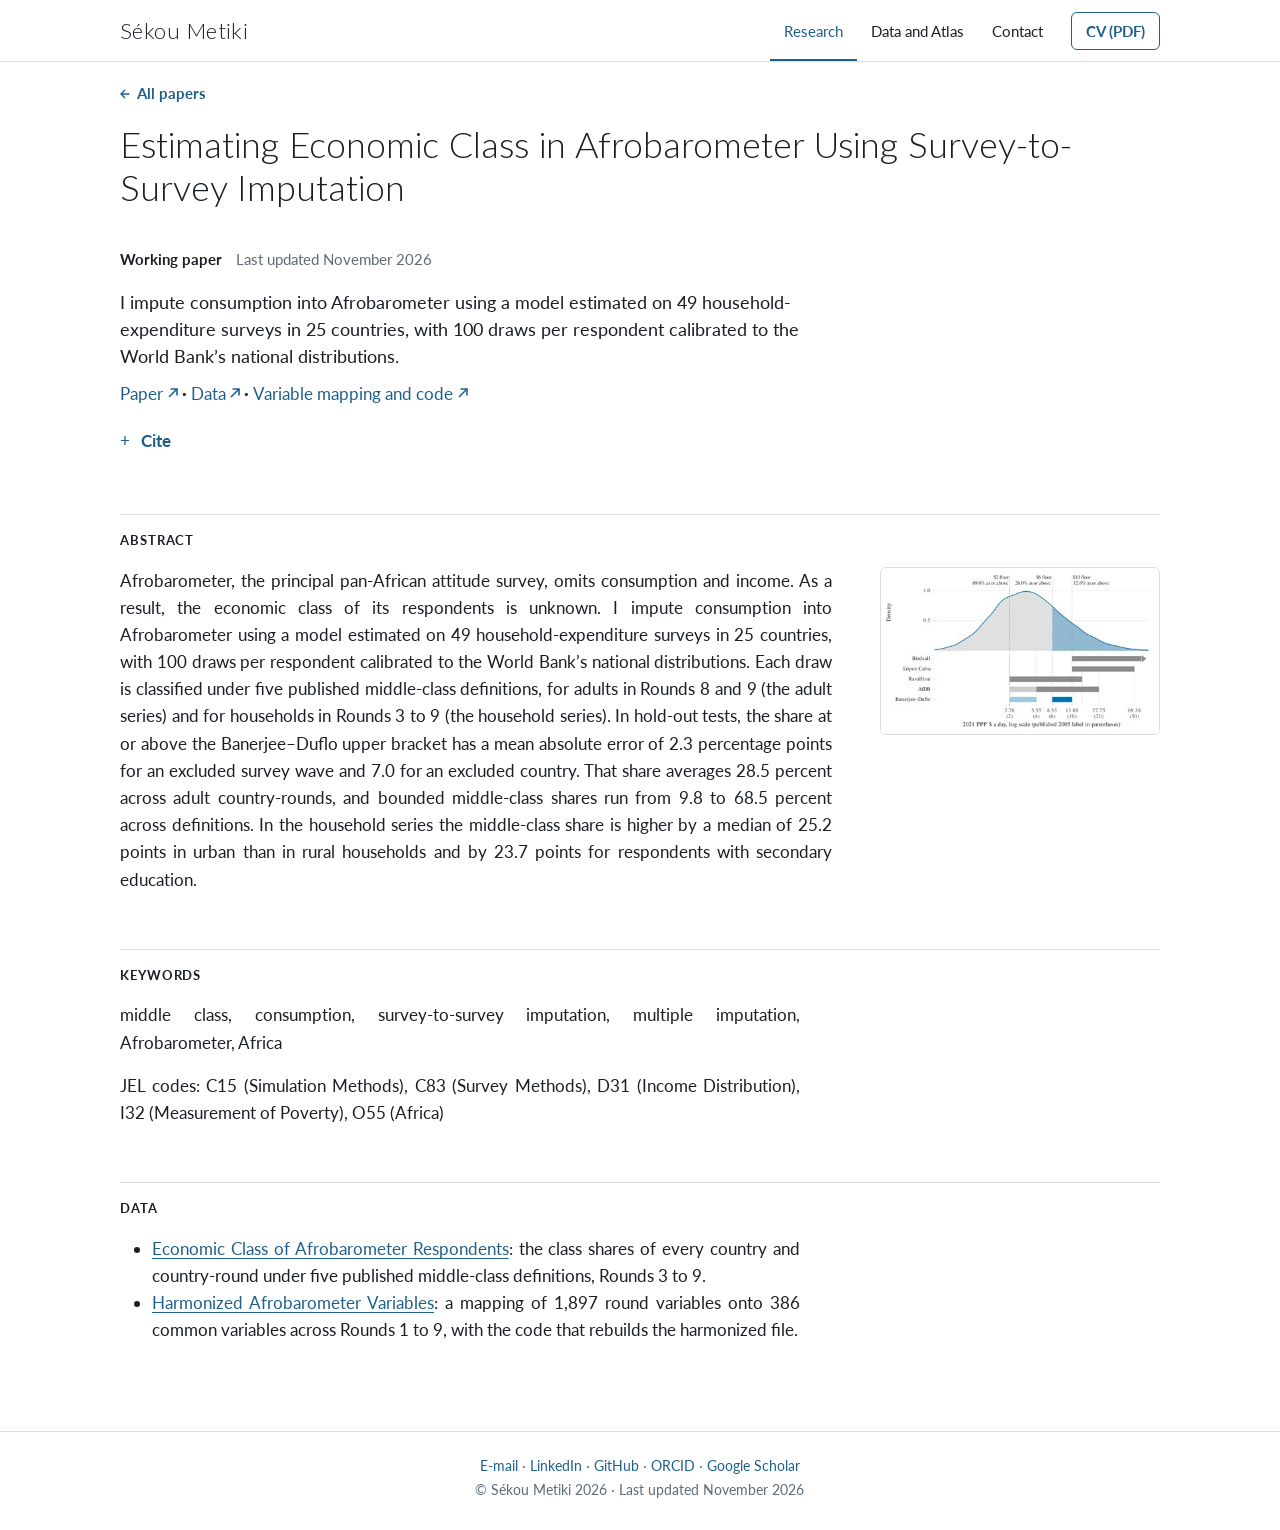
<file: economic-class-in-afrobarometer.html>
<!DOCTYPE html>
<html xmlns="http://www.w3.org/1999/xhtml" lang="en" xml:lang="en"><head>

<meta charset="utf-8">
<meta name="generator" content="quarto-1.10.19">

<meta name="viewport" content="width=device-width, initial-scale=1.0, user-scalable=yes">

<meta name="description" content="Afrobarometer, the principal pan-African attitude survey, omits consumption and income. I impute consumption into Afrobarometer using a model estimated on 49 household-expenditure surveys in 25 countries, with 100 draws per respondent calibrated to the World Bank’s national distributions.">

<title>Estimating Economic Class in Afrobarometer Using Survey-to-Survey Imputation – Sékou Metiki</title>
<style>
/* Default styles provided by pandoc.
** See https://pandoc.org/MANUAL.html#variables-for-html for config info.
*/
span.smallcaps{font-variant: small-caps;}
div.columns{display: flex; gap: 1.5em;}
div.column{flex: auto;}
@media screen {
div.columns{gap: min(4vw, 1.5em);}
div.column{overflow-x: auto;}
}
div.hanging-indent{margin-left: 1.5em; text-indent: -1.5em;}
ul.task-list{list-style: none;}
ul.task-list li input[type="checkbox"] {
  width: 0.8em;
  margin: 0 0.8em 0.2em -1em; /* quarto-specific, see https://github.com/quarto-dev/quarto-cli/issues/4556 */ 
  vertical-align: middle;
}
/* CSS for syntax highlighting */
html { -webkit-text-size-adjust: 100%; }
pre > code.sourceCode { white-space: pre; position: relative; }
pre > code.sourceCode > span { display: inline-block; line-height: 1.25; }
pre > code.sourceCode > span:empty { height: 1.2em; }
.sourceCode { overflow: visible; }
code.sourceCode > span { color: inherit; text-decoration: inherit; }
div.sourceCode { margin: 1em 0; }
pre.sourceCode { margin: 0; }
@media screen {
div.sourceCode { overflow: auto; }
}
@media print {
pre > code.sourceCode { white-space: pre-wrap; }
pre > code.sourceCode > span { text-indent: -5em; padding-left: 5em; }
}
pre.numberSource code
  { counter-reset: source-line 0; }
pre.numberSource code > span
  { position: relative; left: -4em; counter-increment: source-line; }
pre.numberSource code > span > a:first-child::before
  { content: counter(source-line);
    position: relative; left: -1em; text-align: right; vertical-align: baseline;
    border: none; display: inline-block;
    -webkit-touch-callout: none; -webkit-user-select: none;
    -khtml-user-select: none; -moz-user-select: none;
    -ms-user-select: none; user-select: none;
    padding: 0 4px; width: 4em;
  }
pre.numberSource { margin-left: 3em;  padding-left: 4px; }
div.sourceCode
  {   }
@media screen {
pre > code.sourceCode > span > a:first-child::before { text-decoration: underline; }
}
</style>


<script src="site_libs/quarto-nav/quarto-nav.js"></script>
<link href="./www/favicon.png" rel="icon" type="image/png">
<script src="site_libs/clipboard/clipboard.min.js"></script>
<script src="site_libs/quarto-html/quarto.js" type="module"></script>
<script src="site_libs/quarto-html/tabsets/tabsets.js" type="module"></script>
<script src="site_libs/quarto-html/popper.min.js"></script>
<script src="site_libs/quarto-html/tippy.umd.min.js"></script>
<script src="site_libs/quarto-html/anchor.min.js"></script>
<link href="site_libs/quarto-html/tippy.css" rel="stylesheet">
<link href="site_libs/quarto-html/quarto-syntax-highlighting-bf27225e3a48a9273f3daa8f8e829971.css" rel="stylesheet" id="quarto-text-highlighting-styles">
<script src="site_libs/bootstrap/bootstrap.min.js"></script>
<link href="site_libs/bootstrap/bootstrap-icons.css" rel="stylesheet">
<link href="site_libs/bootstrap/bootstrap-152c4115f797a3b197795b0ebbd2e33e.min.css" rel="stylesheet" append-hash="true" id="quarto-bootstrap" data-mode="light">
<script id="quarto-search-options" type="application/json">{
  "language": {
    "search-no-results-text": "No results",
    "search-matching-documents-text": "matching documents",
    "search-copy-link-title": "Copy link to search",
    "search-hide-matches-text": "Hide additional matches",
    "search-more-match-text": "more match in this document",
    "search-more-matches-text": "more matches in this document",
    "search-clear-button-title": "Clear",
    "search-text-placeholder": "",
    "search-detached-cancel-button-title": "Cancel",
    "search-submit-button-title": "Submit",
    "search-label": "Search"
  }
}</script>
<style>html{ scroll-behavior: smooth; }</style>
<link rel="apple-touch-icon" href="www/apple-touch-icon.png">
<meta name="citation_title" content="Estimating Economic Class in Afrobarometer Using Survey-to-Survey Imputation">
<meta name="citation_author" content="Metiki, Sékou">
<meta name="citation_publication_date" content="2026">
<meta name="citation_keywords" content="middle class; consumption; survey-to-survey imputation; multiple imputation; Afrobarometer; Africa">
<meta name="citation_language" content="en">
<meta name="citation_abstract_html_url" content="https://sekoumetiki.com/economic-class-in-afrobarometer.html">


<meta property="og:title" content="Estimating Economic Class in Afrobarometer Using Survey-to-Survey Imputation – Sékou Metiki">
<meta property="og:description" content="Afrobarometer, the principal pan-African attitude survey, omits consumption and income. I impute consumption into Afrobarometer using a model estimated on 49 household-expenditure surveys in 25 countries, with 100 draws per respondent calibrated to the World Bank’s national distributions.">
<meta property="og:image" content="https://sekoumetiki.com/www/og-card.jpg">
<meta property="og:site_name" content="Sékou Metiki">
<meta name="twitter:title" content="Estimating Economic Class in Afrobarometer Using Survey-to-Survey Imputation – Sékou Metiki">
<meta name="twitter:description" content="Afrobarometer, the principal pan-African attitude survey, omits consumption and income. I impute consumption into Afrobarometer using a model estimated on 49 household-expenditure surveys in 25 countries, with 100 draws per respondent calibrated to the World Bank’s national distributions.">
<meta name="twitter:image" content="https://sekoumetiki.com/www/og-card.jpg">
<meta name="twitter:card" content="summary_large_image">
<link rel="canonical" href="https://sekoumetiki.com/economic-class-in-afrobarometer.html">
</head>

<body class="nav-fixed single in-research quarto-light">

<div id="quarto-search-results"></div>
  <header id="quarto-header" class="headroom fixed-top">
    <nav class="navbar navbar-expand-lg " data-bs-theme="dark">
      <div class="navbar-container container-fluid">
      <div class="navbar-brand-container mx-auto">
    <a class="navbar-brand" href="./index.html">
    <span class="navbar-title">Sékou Metiki</span>
    </a>
  </div>
          <button class="navbar-toggler" type="button" data-bs-toggle="collapse" data-bs-target="#navbarCollapse" aria-controls="navbarCollapse" role="menu" aria-expanded="false" aria-label="Toggle navigation" onclick="if (window.quartoToggleHeadroom) { window.quartoToggleHeadroom(); }">
  <span class="navbar-toggler-icon"></span>
</button>
          <div class="collapse navbar-collapse" id="navbarCollapse">
            <ul class="navbar-nav navbar-nav-scroll ms-auto">
  <li class="nav-item">
    <a class="nav-link" href="./research.html"> 
<span class="menu-text">Research</span></a>
  </li>  
  <li class="nav-item">
    <a class="nav-link" href="./data-products.html"> 
<span class="menu-text">Data and Atlas</span></a>
  </li>  
  <li class="nav-item">
    <a class="nav-link" href="./contact.html"> 
<span class="menu-text">Contact</span></a>
  </li>  
  <li class="nav-item">
    <a class="nav-link" href="./www/cv.pdf"> 
<span class="menu-text">CV (PDF)</span></a>
  </li>  
</ul>
          </div> <!-- /navcollapse -->
            <div class="quarto-navbar-tools">
</div>
      </div> <!-- /container-fluid -->
    </nav>
</header>
<!-- content -->
<div id="quarto-content" class="quarto-container page-columns page-rows-contents page-layout-full page-navbar">
<!-- sidebar -->
<!-- margin-sidebar -->
    
<!-- main -->
<main class="content column-page" id="quarto-document-content">

<header id="title-block-header" class="quarto-title-block default">
<div class="quarto-title">
<h1 class="title">Estimating Economic Class in Afrobarometer Using Survey-to-Survey Imputation</h1>
</div>



<div class="quarto-title-meta column-page">

    
  
    
  </div>
  


</header>


<div class="back">
<p><a href="./research.html">All papers</a></p>
</div>
<p><span class="venue"><span class="chip">Working paper</span> <span class="updated">Last updated November 2026</span></span></p>
<div class="result" data-paper="afrobarometer">
<p>I impute consumption into Afrobarometer using a model estimated on 49 household-expenditure surveys in 25 countries, with 100 draws per respondent calibrated to the World Bank’s national distributions.</p>
</div>
<p><span class="links"><a href="https://www.ssrn.com/abstract=7687039">Paper</a> · <a href="https://doi.org/10.5281/zenodo.24453160">Data</a> · <a href="https://doi.org/10.5281/zenodo.24453207">Variable mapping and code</a></span></p>
<details class="more">
<summary>
Cite
</summary>
<div class="code-copy-outer-scaffold"><div class="sourceCode" id="cb1"><pre class="sourceCode default code-with-copy"><code class="sourceCode default"><span id="cb1-1"><a href="#cb1-1" aria-hidden="true" tabindex="-1"></a>Metiki, S. (2026). Estimating Economic Class in Afrobarometer Using Survey-to-Survey Imputation. SSRN Working Paper. https://www.ssrn.com/abstract=7687039</span></code></pre></div><button title="Copy to Clipboard" class="code-copy-button"><i class="bi"></i></button></div>
</details>
<section id="abstract" class="level2">
<h2 class="anchored" data-anchor-id="abstract">Abstract</h2>
<div class="paper">
<div class="abstract">
<p>Afrobarometer, the principal pan-African attitude survey, omits consumption and income. As a result, the economic class of its respondents is unknown. I impute consumption into Afrobarometer using a model estimated on 49 household-expenditure surveys in 25 countries, with 100 draws per respondent calibrated to the World Bank’s national distributions. Each draw is classified under five published middle-class definitions, for adults in Rounds 8 and 9 (the adult series) and for households in Rounds 3 to 9 (the household series). In hold-out tests, the share at or above the Banerjee–Duflo upper bracket has a mean absolute error of 2.3 percentage points for an excluded survey wave and 7.0 for an excluded country. That share averages 28.5 percent across adult country-rounds, and bounded middle-class shares run from 9.8 to 68.5 percent across definitions. In the household series the middle-class share is higher by a median of 25.2 points in urban than in rural households and by 23.7 points for respondents with secondary education.</p>
</div>
<p><img src="www/research/afrobarometer-five-middle-classes.jpg" alt="Density of imputed per-capita consumption with the ranges of five middle-class definitions" class="paper-thumb" width="420" height="251" loading="lazy"></p>
</div>
</section>
<section id="keywords" class="level2">
<h2 class="anchored" data-anchor-id="keywords">Keywords</h2>
<p>middle class, consumption, survey-to-survey imputation, multiple imputation, Afrobarometer, Africa</p>
<p>JEL codes: C15 (Simulation Methods), C83 (Survey Methods), D31 (Income Distribution), I32 (Measurement of Poverty), O55 (Africa)</p>
</section>
<section id="data" class="level2">
<h2 class="anchored" data-anchor-id="data">Data</h2>
<ul>
<li><a href="./afrobarometer-economic-class-data.html">Economic Class of Afrobarometer Respondents</a>: the class shares of every country and country-round under five published middle-class definitions, Rounds 3 to 9.</li>
<li><a href="./afrobarometer-harmonized-variables.html">Harmonized Afrobarometer Variables</a>: a mapping of 1,897 round variables onto 386 common variables across Rounds 1 to 9, with the code that rebuilds the harmonized file.</li>
</ul>
<script type="application/ld+json">
{
  "@context": "https://schema.org",
  "@type": "ScholarlyArticle",
  "name": "Estimating Economic Class in Afrobarometer Using Survey-to-Survey Imputation",
  "author": [
    {
      "@type": "Person",
      "name": "Sékou Metiki",
      "url": "https://sekoumetiki.com/",
      "sameAs": "https://orcid.org/0009-0005-5144-4861"
    }
  ],
  "datePublished": "2026",
  "inLanguage": "en",
  "keywords": "middle class, consumption, survey-to-survey imputation, multiple imputation, Afrobarometer, Africa",
  "abstract": "Afrobarometer, the principal pan-African attitude survey, omits consumption and income. As a result, the economic class of its respondents is unknown. I impute consumption into Afrobarometer using a model estimated on 49 household-expenditure surveys in 25 countries, with 100 draws per respondent calibrated to the World Bank's national distributions. Each draw is classified under five published middle-class definitions, for adults in Rounds 8 and 9 (the adult series) and for households in Rounds 3 to 9 (the household series). In hold-out tests, the share at or above the Banerjee–Duflo upper bracket has a mean absolute error of 2.3 percentage points for an excluded survey wave and 7.0 for an excluded country. That share averages 28.5 percent across adult country-rounds, and bounded middle-class shares run from 9.8 to 68.5 percent across definitions. In the household series the middle-class share is higher by a median of 25.2 points in urban than in rural households and by 23.7 points for respondents with secondary education.",
  "url": "https://sekoumetiki.com/economic-class-in-afrobarometer.html",
  "identifier": "https://doi.org/10.2139/ssrn.7687039",
  "sameAs": "https://www.ssrn.com/abstract=7687039"
}
</script>


</section>

</main> <!-- /main -->
<script id="quarto-html-after-body" type="application/javascript">
  window.document.addEventListener("DOMContentLoaded", function (event) {
    const icon = "";
    const anchorJS = new window.AnchorJS();
    anchorJS.options = {
      placement: 'right',
      icon: icon
    };
    anchorJS.add('.anchored');
    const isCodeAnnotation = (el) => {
      for (const clz of el.classList) {
        if (clz.startsWith('code-annotation-')) {                     
          return true;
        }
      }
      return false;
    }
    const onCopySuccess = function(e) {
      // button target
      const button = e.trigger;
      // don't keep focus
      button.blur();
      // flash "checked"
      button.classList.add('code-copy-button-checked');
      var currentTitle = button.getAttribute("title");
      button.setAttribute("title", "Copied!");
      let tooltip;
      if (window.bootstrap) {
        button.setAttribute("data-bs-toggle", "tooltip");
        button.setAttribute("data-bs-placement", "left");
        button.setAttribute("data-bs-title", "Copied!");
        tooltip = new bootstrap.Tooltip(button, 
          { trigger: "manual", 
            customClass: "code-copy-button-tooltip",
            offset: [0, -8]});
        tooltip.show();    
      }
      setTimeout(function() {
        if (tooltip) {
          tooltip.hide();
          button.removeAttribute("data-bs-title");
          button.removeAttribute("data-bs-toggle");
          button.removeAttribute("data-bs-placement");
        }
        button.setAttribute("title", currentTitle);
        button.classList.remove('code-copy-button-checked');
      }, 1000);
      // clear code selection
      e.clearSelection();
    }
    const getTextToCopy = function(trigger) {
      const outerScaffold = trigger.parentElement.cloneNode(true);
      const codeEl = outerScaffold.querySelector('code');
      for (const childEl of codeEl.children) {
        if (isCodeAnnotation(childEl)) {
          childEl.remove();
        }
      }
      return codeEl.innerText;
    }
    const clipboard = new window.ClipboardJS('.code-copy-button:not([data-in-quarto-modal])', {
      text: getTextToCopy
    });
    clipboard.on('success', onCopySuccess);
    if (window.document.getElementById('quarto-embedded-source-code-modal')) {
      const clipboardModal = new window.ClipboardJS('.code-copy-button[data-in-quarto-modal]', {
        text: getTextToCopy,
        container: window.document.getElementById('quarto-embedded-source-code-modal')
      });
      clipboardModal.on('success', onCopySuccess);
    }
      var localhostRegex = new RegExp(/^(?:http|https):\/\/localhost\:?[0-9]*\//);
      var mailtoRegex = new RegExp(/^mailto:/);
        var filterRegex = new RegExp("https:\/\/sekoumetiki\.com");
      var isInternal = (href) => {
          return filterRegex.test(href) || localhostRegex.test(href) || mailtoRegex.test(href);
      }
      // Inspect non-navigation links and adorn them if external
     var links = window.document.querySelectorAll('a[href]:not(.nav-link):not(.navbar-brand):not(.toc-action):not(.sidebar-link):not(.sidebar-item-toggle):not(.pagination-link):not(.no-external):not([aria-hidden]):not(.dropdown-item):not(.quarto-navigation-tool):not(.about-link)');
      for (var i=0; i<links.length; i++) {
        const link = links[i];
        if (!isInternal(link.href)) {
          // undo the damage that might have been done by quarto-nav.js in the case of
          // links that we want to consider external
          if (link.dataset.originalHref !== undefined) {
            link.href = link.dataset.originalHref;
          }
            // target, if specified
            link.setAttribute("target", "_blank");
            if (link.getAttribute("rel") === null) {
              link.setAttribute("rel", "noopener");
            }
        }
      }
    function tippyHover(el, contentFn, onTriggerFn, onUntriggerFn) {
      const config = {
        allowHTML: true,
        maxWidth: 500,
        delay: 100,
        arrow: false,
        appendTo: function(el) {
            return el.parentElement;
        },
        interactive: true,
        interactiveBorder: 10,
        theme: 'quarto',
        placement: 'bottom-start',
      };
      if (contentFn) {
        config.content = contentFn;
      }
      if (onTriggerFn) {
        config.onTrigger = onTriggerFn;
      }
      if (onUntriggerFn) {
        config.onUntrigger = onUntriggerFn;
      }
      window.tippy(el, config); 
    }
    const noterefs = window.document.querySelectorAll('a[role="doc-noteref"]');
    for (var i=0; i<noterefs.length; i++) {
      const ref = noterefs[i];
      tippyHover(ref, function() {
        // use id or data attribute instead here
        let href = ref.getAttribute('data-footnote-href') || ref.getAttribute('href');
        try { href = new URL(href).hash; } catch {}
        const id = href.replace(/^#\/?/, "");
        const note = window.document.getElementById(id);
        if (note) {
          return note.innerHTML;
        } else {
          return "";
        }
      });
    }
    const xrefs = window.document.querySelectorAll('a.quarto-xref');
    const processXRef = (id, note) => {
      // Strip column container classes
      const stripColumnClz = (el) => {
        el.classList.remove("page-full", "page-columns");
        if (el.children) {
          for (const child of el.children) {
            stripColumnClz(child);
          }
        }
      }
      stripColumnClz(note)
      if (id === null || id.startsWith('sec-')) {
        // Special case sections, only their first couple elements
        const container = document.createElement("div");
        if (note.children && note.children.length > 2) {
          container.appendChild(note.children[0].cloneNode(true));
          for (let i = 1; i < note.children.length; i++) {
            const child = note.children[i];
            if (child.tagName === "P" && child.innerText === "") {
              continue;
            } else {
              container.appendChild(child.cloneNode(true));
              break;
            }
          }
          if (window.Quarto?.typesetMath) {
            window.Quarto.typesetMath(container);
          }
          return container.innerHTML
        } else {
          if (window.Quarto?.typesetMath) {
            window.Quarto.typesetMath(note);
          }
          return note.innerHTML;
        }
      } else {
        // Remove any anchor links if they are present
        const anchorLink = note.querySelector('a.anchorjs-link');
        if (anchorLink) {
          anchorLink.remove();
        }
        if (window.Quarto?.typesetMath) {
          window.Quarto.typesetMath(note);
        }
        if (note.classList.contains("callout")) {
          return note.outerHTML;
        } else {
          return note.innerHTML;
        }
      }
    }
    for (var i=0; i<xrefs.length; i++) {
      const xref = xrefs[i];
      tippyHover(xref, undefined, function(instance) {
        instance.disable();
        let url = xref.getAttribute('href');
        let hash = undefined; 
        if (url.startsWith('#')) {
          hash = url;
        } else {
          try { hash = new URL(url).hash; } catch {}
        }
        if (hash) {
          const id = hash.replace(/^#\/?/, "");
          const note = window.document.getElementById(id);
          if (note !== null) {
            try {
              const html = processXRef(id, note.cloneNode(true));
              instance.setContent(html);
            } finally {
              instance.enable();
              instance.show();
            }
          } else {
            // See if we can fetch this
            fetch(url.split('#')[0])
            .then(res => res.text())
            .then(html => {
              const parser = new DOMParser();
              const htmlDoc = parser.parseFromString(html, "text/html");
              const note = htmlDoc.getElementById(id);
              if (note !== null) {
                const html = processXRef(id, note);
                instance.setContent(html);
              } 
            }).finally(() => {
              instance.enable();
              instance.show();
            });
          }
        } else {
          // See if we can fetch a full url (with no hash to target)
          // This is a special case and we should probably do some content thinning / targeting
          fetch(url)
          .then(res => res.text())
          .then(html => {
            const parser = new DOMParser();
            const htmlDoc = parser.parseFromString(html, "text/html");
            const note = htmlDoc.querySelector('main.content');
            if (note !== null) {
              // This should only happen for chapter cross references
              // (since there is no id in the URL)
              // remove the first header
              if (note.children.length > 0 && note.children[0].tagName === "HEADER") {
                note.children[0].remove();
              }
              const html = processXRef(null, note);
              instance.setContent(html);
            } 
          }).finally(() => {
            instance.enable();
            instance.show();
          });
        }
      }, function(instance) {
      });
    }
        let selectedAnnoteEl;
        const selectorForAnnotation = ( cell, annotation) => {
          let cellAttr = 'data-code-cell="' + cell + '"';
          let lineAttr = 'data-code-annotation="' +  annotation + '"';
          const selector = 'span[' + cellAttr + '][' + lineAttr + ']';
          return selector;
        }
        const selectCodeLines = (annoteEl) => {
          const doc = window.document;
          const targetCell = annoteEl.getAttribute("data-target-cell");
          const targetAnnotation = annoteEl.getAttribute("data-target-annotation");
          const annoteSpan = window.document.querySelector(selectorForAnnotation(targetCell, targetAnnotation));
          const lines = annoteSpan.getAttribute("data-code-lines").split(",");
          const lineIds = lines.map((line) => {
            return targetCell + "-" + line;
          })
          let top = null;
          let height = null;
          let parent = null;
          if (lineIds.length > 0) {
              //compute the position of the single el (top and bottom and make a div)
              const el = window.document.getElementById(lineIds[0]);
              top = el.offsetTop;
              height = el.offsetHeight;
              parent = el.parentElement.parentElement;
            if (lineIds.length > 1) {
              const lastEl = window.document.getElementById(lineIds[lineIds.length - 1]);
              const bottom = lastEl.offsetTop + lastEl.offsetHeight;
              height = bottom - top;
            }
            if (top !== null && height !== null && parent !== null) {
              // cook up a div (if necessary) and position it 
              let div = window.document.getElementById("code-annotation-line-highlight");
              if (div === null) {
                div = window.document.createElement("div");
                div.setAttribute("id", "code-annotation-line-highlight");
                div.style.position = 'absolute';
                parent.appendChild(div);
              }
              div.style.top = top - 2 + "px";
              div.style.height = height + 4 + "px";
              div.style.left = 0;
              let gutterDiv = window.document.getElementById("code-annotation-line-highlight-gutter");
              if (gutterDiv === null) {
                gutterDiv = window.document.createElement("div");
                gutterDiv.setAttribute("id", "code-annotation-line-highlight-gutter");
                gutterDiv.style.position = 'absolute';
                const codeCell = window.document.getElementById(targetCell);
                const gutter = codeCell.querySelector('.code-annotation-gutter');
                gutter.appendChild(gutterDiv);
              }
              gutterDiv.style.top = top - 2 + "px";
              gutterDiv.style.height = height + 4 + "px";
            }
            selectedAnnoteEl = annoteEl;
          }
        };
        const unselectCodeLines = () => {
          const elementsIds = ["code-annotation-line-highlight", "code-annotation-line-highlight-gutter"];
          elementsIds.forEach((elId) => {
            const div = window.document.getElementById(elId);
            if (div) {
              div.remove();
            }
          });
          selectedAnnoteEl = undefined;
        };
          // Handle positioning of the toggle
      window.addEventListener(
        "resize",
        throttle(() => {
          elRect = undefined;
          if (selectedAnnoteEl) {
            selectCodeLines(selectedAnnoteEl);
          }
        }, 10)
      );
      function throttle(fn, ms) {
      let throttle = false;
      let timer;
        return (...args) => {
          if(!throttle) { // first call gets through
              fn.apply(this, args);
              throttle = true;
          } else { // all the others get throttled
              if(timer) clearTimeout(timer); // cancel #2
              timer = setTimeout(() => {
                fn.apply(this, args);
                timer = throttle = false;
              }, ms);
          }
        };
      }
        // Attach click handler to the DT
        const annoteDls = window.document.querySelectorAll('dt[data-target-cell]');
        for (const annoteDlNode of annoteDls) {
          annoteDlNode.addEventListener('click', (event) => {
            const clickedEl = event.target;
            if (clickedEl !== selectedAnnoteEl) {
              unselectCodeLines();
              const activeEl = window.document.querySelector('dt[data-target-cell].code-annotation-active');
              if (activeEl) {
                activeEl.classList.remove('code-annotation-active');
              }
              selectCodeLines(clickedEl);
              clickedEl.classList.add('code-annotation-active');
            } else {
              // Unselect the line
              unselectCodeLines();
              clickedEl.classList.remove('code-annotation-active');
            }
          });
        }
    const findCites = (el) => {
      const parentEl = el.parentElement;
      if (parentEl) {
        const cites = parentEl.dataset.cites;
        if (cites) {
          return {
            el,
            cites: cites.split(' ')
          };
        } else {
          return findCites(el.parentElement)
        }
      } else {
        return undefined;
      }
    };
    var bibliorefs = window.document.querySelectorAll('a[role="doc-biblioref"]');
    for (var i=0; i<bibliorefs.length; i++) {
      const ref = bibliorefs[i];
      const citeInfo = findCites(ref);
      if (citeInfo) {
        tippyHover(citeInfo.el, function() {
          var popup = window.document.createElement('div');
          citeInfo.cites.forEach(function(cite) {
            var citeDiv = window.document.createElement('div');
            citeDiv.classList.add('hanging-indent');
            citeDiv.classList.add('csl-entry');
            var biblioDiv = window.document.getElementById('ref-' + cite);
            if (biblioDiv) {
              citeDiv.innerHTML = biblioDiv.innerHTML;
            }
            popup.appendChild(citeDiv);
          });
          return popup.innerHTML;
        });
      }
    }
  });
  </script>
</div> <!-- /content -->
<footer class="footer">
  <div class="nav-footer">
    <div class="nav-footer-left">
      &nbsp;
    </div>   
    <div class="nav-footer-center">
<p><a href="mailto:sekou.metiki@kielinstitut.de">E-mail</a> · <a href="https://www.linkedin.com/in/dieudonn%C3%A9-metiki-0b24941b2/">LinkedIn</a> · <a href="https://github.com/Metiki">GitHub</a> · <a href="https://orcid.org/0009-0005-5144-4861">ORCID</a> · <a href="https://scholar.google.com/citations?user=QThCY3wAAAAJ">Google Scholar</a></p>
<p>© Sékou Metiki 2026 · Last updated November 2026</p>
</div>
    <div class="nav-footer-right">
      &nbsp;
    </div>
  </div>
</footer>




<script src="site_libs/quarto-html/zenscroll-min.js"></script>
</body></html>
</file>
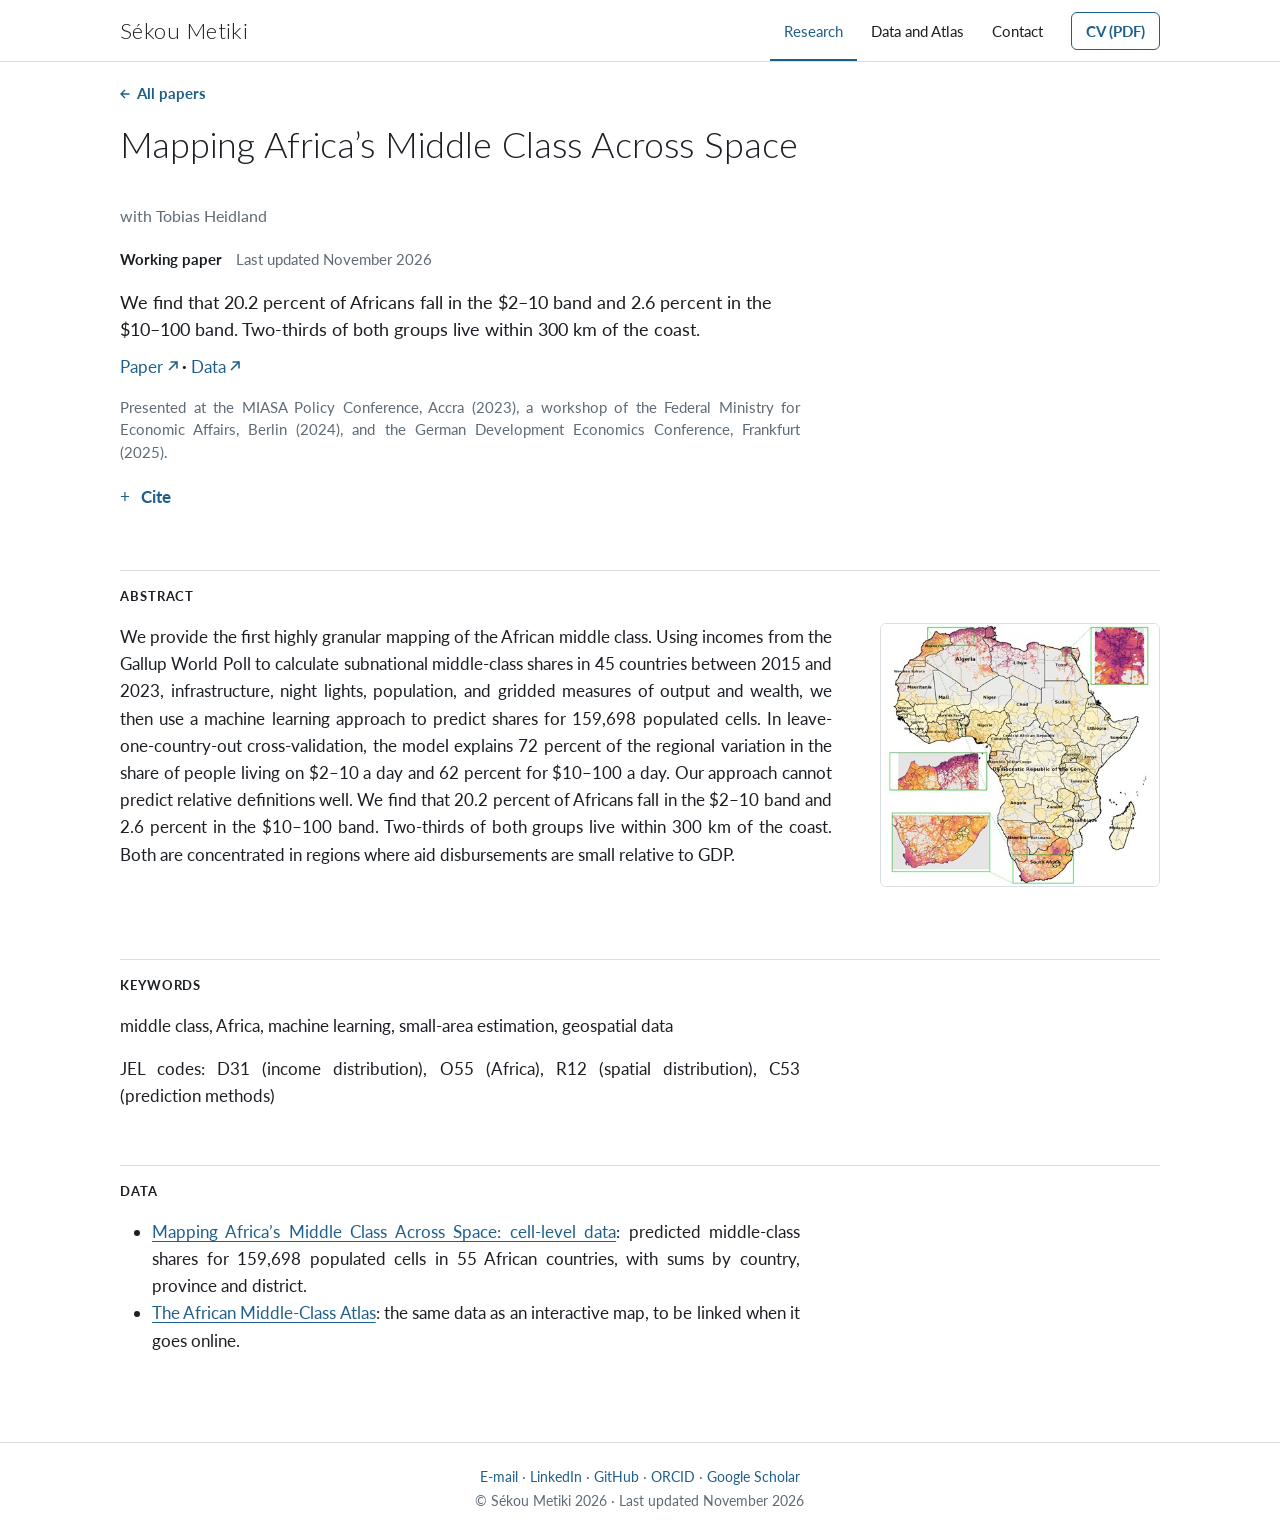
<file: mapping-africas-middle-class.html>
<!DOCTYPE html>
<html xmlns="http://www.w3.org/1999/xhtml" lang="en" xml:lang="en"><head>

<meta charset="utf-8">
<meta name="generator" content="quarto-1.10.19">

<meta name="viewport" content="width=device-width, initial-scale=1.0, user-scalable=yes">

<meta name="description" content="We provide the first highly granular mapping of the African middle class. Using incomes from the Gallup World Poll to calculate subnational middle-class shares in 45 countries between 2015 and 2023, infrastructure, night lights, population, and gridded measures of output and wealth, we then use a machine learning approach to predict shares for 159,698 populated cells.">

<title>Mapping Africa’s Middle Class Across Space – Sékou Metiki</title>
<style>
/* Default styles provided by pandoc.
** See https://pandoc.org/MANUAL.html#variables-for-html for config info.
*/
span.smallcaps{font-variant: small-caps;}
div.columns{display: flex; gap: 1.5em;}
div.column{flex: auto;}
@media screen {
div.columns{gap: min(4vw, 1.5em);}
div.column{overflow-x: auto;}
}
div.hanging-indent{margin-left: 1.5em; text-indent: -1.5em;}
ul.task-list{list-style: none;}
ul.task-list li input[type="checkbox"] {
  width: 0.8em;
  margin: 0 0.8em 0.2em -1em; /* quarto-specific, see https://github.com/quarto-dev/quarto-cli/issues/4556 */ 
  vertical-align: middle;
}
/* CSS for syntax highlighting */
html { -webkit-text-size-adjust: 100%; }
pre > code.sourceCode { white-space: pre; position: relative; }
pre > code.sourceCode > span { display: inline-block; line-height: 1.25; }
pre > code.sourceCode > span:empty { height: 1.2em; }
.sourceCode { overflow: visible; }
code.sourceCode > span { color: inherit; text-decoration: inherit; }
div.sourceCode { margin: 1em 0; }
pre.sourceCode { margin: 0; }
@media screen {
div.sourceCode { overflow: auto; }
}
@media print {
pre > code.sourceCode { white-space: pre-wrap; }
pre > code.sourceCode > span { text-indent: -5em; padding-left: 5em; }
}
pre.numberSource code
  { counter-reset: source-line 0; }
pre.numberSource code > span
  { position: relative; left: -4em; counter-increment: source-line; }
pre.numberSource code > span > a:first-child::before
  { content: counter(source-line);
    position: relative; left: -1em; text-align: right; vertical-align: baseline;
    border: none; display: inline-block;
    -webkit-touch-callout: none; -webkit-user-select: none;
    -khtml-user-select: none; -moz-user-select: none;
    -ms-user-select: none; user-select: none;
    padding: 0 4px; width: 4em;
  }
pre.numberSource { margin-left: 3em;  padding-left: 4px; }
div.sourceCode
  {   }
@media screen {
pre > code.sourceCode > span > a:first-child::before { text-decoration: underline; }
}
</style>


<script src="site_libs/quarto-nav/quarto-nav.js"></script>
<link href="./www/favicon.png" rel="icon" type="image/png">
<script src="site_libs/clipboard/clipboard.min.js"></script>
<script src="site_libs/quarto-html/quarto.js" type="module"></script>
<script src="site_libs/quarto-html/tabsets/tabsets.js" type="module"></script>
<script src="site_libs/quarto-html/popper.min.js"></script>
<script src="site_libs/quarto-html/tippy.umd.min.js"></script>
<script src="site_libs/quarto-html/anchor.min.js"></script>
<link href="site_libs/quarto-html/tippy.css" rel="stylesheet">
<link href="site_libs/quarto-html/quarto-syntax-highlighting-bf27225e3a48a9273f3daa8f8e829971.css" rel="stylesheet" id="quarto-text-highlighting-styles">
<script src="site_libs/bootstrap/bootstrap.min.js"></script>
<link href="site_libs/bootstrap/bootstrap-icons.css" rel="stylesheet">
<link href="site_libs/bootstrap/bootstrap-152c4115f797a3b197795b0ebbd2e33e.min.css" rel="stylesheet" append-hash="true" id="quarto-bootstrap" data-mode="light">
<script id="quarto-search-options" type="application/json">{
  "language": {
    "search-no-results-text": "No results",
    "search-matching-documents-text": "matching documents",
    "search-copy-link-title": "Copy link to search",
    "search-hide-matches-text": "Hide additional matches",
    "search-more-match-text": "more match in this document",
    "search-more-matches-text": "more matches in this document",
    "search-clear-button-title": "Clear",
    "search-text-placeholder": "",
    "search-detached-cancel-button-title": "Cancel",
    "search-submit-button-title": "Submit",
    "search-label": "Search"
  }
}</script>
<style>html{ scroll-behavior: smooth; }</style>
<link rel="apple-touch-icon" href="www/apple-touch-icon.png">
<meta name="citation_title" content="Mapping Africa's Middle Class Across Space">
<meta name="citation_author" content="Heidland, Tobias">
<meta name="citation_author" content="Metiki, Sékou">
<meta name="citation_publication_date" content="2026">
<meta name="citation_keywords" content="middle class; Africa; machine learning; small-area estimation; geospatial data">
<meta name="citation_language" content="en">
<meta name="citation_abstract_html_url" content="https://sekoumetiki.com/mapping-africas-middle-class.html">


<meta property="og:title" content="Mapping Africa’s Middle Class Across Space – Sékou Metiki">
<meta property="og:description" content="We provide the first highly granular mapping of the African middle class. Using incomes from the Gallup World Poll to calculate subnational middle-class shares in 45 countries between 2015 and 2023, infrastructure, night lights, population, and gridded measures of output and wealth, we then use a machine learning approach to predict shares for 159,698 populated cells.">
<meta property="og:image" content="https://sekoumetiki.com/www/og-card.jpg">
<meta property="og:site_name" content="Sékou Metiki">
<meta name="twitter:title" content="Mapping Africa’s Middle Class Across Space – Sékou Metiki">
<meta name="twitter:description" content="We provide the first highly granular mapping of the African middle class. Using incomes from the Gallup World Poll to calculate subnational middle-class shares in 45 countries between 2015 and 2023, infrastructure, night lights, population, and gridded measures of output and wealth, we then use a machine learning approach to predict shares for 159,698 populated cells.">
<meta name="twitter:image" content="https://sekoumetiki.com/www/og-card.jpg">
<meta name="twitter:card" content="summary_large_image">
<link rel="canonical" href="https://sekoumetiki.com/mapping-africas-middle-class.html">
</head>

<body class="nav-fixed single in-research quarto-light">

<div id="quarto-search-results"></div>
  <header id="quarto-header" class="headroom fixed-top">
    <nav class="navbar navbar-expand-lg " data-bs-theme="dark">
      <div class="navbar-container container-fluid">
      <div class="navbar-brand-container mx-auto">
    <a class="navbar-brand" href="./index.html">
    <span class="navbar-title">Sékou Metiki</span>
    </a>
  </div>
          <button class="navbar-toggler" type="button" data-bs-toggle="collapse" data-bs-target="#navbarCollapse" aria-controls="navbarCollapse" role="menu" aria-expanded="false" aria-label="Toggle navigation" onclick="if (window.quartoToggleHeadroom) { window.quartoToggleHeadroom(); }">
  <span class="navbar-toggler-icon"></span>
</button>
          <div class="collapse navbar-collapse" id="navbarCollapse">
            <ul class="navbar-nav navbar-nav-scroll ms-auto">
  <li class="nav-item">
    <a class="nav-link" href="./research.html"> 
<span class="menu-text">Research</span></a>
  </li>  
  <li class="nav-item">
    <a class="nav-link" href="./data-products.html"> 
<span class="menu-text">Data and Atlas</span></a>
  </li>  
  <li class="nav-item">
    <a class="nav-link" href="./contact.html"> 
<span class="menu-text">Contact</span></a>
  </li>  
  <li class="nav-item">
    <a class="nav-link" href="./www/cv.pdf"> 
<span class="menu-text">CV (PDF)</span></a>
  </li>  
</ul>
          </div> <!-- /navcollapse -->
            <div class="quarto-navbar-tools">
</div>
      </div> <!-- /container-fluid -->
    </nav>
</header>
<!-- content -->
<div id="quarto-content" class="quarto-container page-columns page-rows-contents page-layout-full page-navbar">
<!-- sidebar -->
<!-- margin-sidebar -->
    
<!-- main -->
<main class="content column-page" id="quarto-document-content">

<header id="title-block-header" class="quarto-title-block default">
<div class="quarto-title">
<h1 class="title">Mapping Africa’s Middle Class Across Space</h1>
</div>



<div class="quarto-title-meta column-page">

    
  
    
  </div>
  


</header>


<div class="back">
<p><a href="./research.html">All papers</a></p>
</div>
<p><span class="byline">with Tobias Heidland</span></p>
<p><span class="venue"><span class="chip">Working paper</span> <span class="updated">Last updated November 2026</span></span></p>
<div class="result" data-paper="mapping">
<p>We find that 20.2 percent of Africans fall in the $2–10 band and 2.6 percent in the $10–100 band. Two-thirds of both groups live within 300 km of the coast.</p>
</div>
<p><span class="links"><a href="https://www.ssrn.com/abstract=7686998">Paper</a> · <a href="https://doi.org/10.5281/zenodo.24451402">Data</a></span></p>
<p><span class="talks">Presented at the MIASA Policy Conference, Accra (2023), a workshop of the Federal Ministry for Economic Affairs, Berlin (2024), and the German Development Economics Conference, Frankfurt (2025).</span></p>
<details class="more">
<summary>
Cite
</summary>
<div class="code-copy-outer-scaffold"><div class="sourceCode" id="cb1"><pre class="sourceCode default code-with-copy"><code class="sourceCode default"><span id="cb1-1"><a href="#cb1-1" aria-hidden="true" tabindex="-1"></a>Heidland, T. and S. Metiki (2026). Mapping Africa's Middle Class Across Space. Working paper, Kiel Institute for the World Economy. https://www.ssrn.com/abstract=7686998</span></code></pre></div><button title="Copy to Clipboard" class="code-copy-button"><i class="bi"></i></button></div>
</details>
<section id="abstract" class="level2">
<h2 class="anchored" data-anchor-id="abstract">Abstract</h2>
<div class="paper">
<div class="abstract">
<p>We provide the first highly granular mapping of the African middle class. Using incomes from the Gallup World Poll to calculate subnational middle-class shares in 45 countries between 2015 and 2023, infrastructure, night lights, population, and gridded measures of output and wealth, we then use a machine learning approach to predict shares for 159,698 populated cells. In leave-one-country-out cross-validation, the model explains 72 percent of the regional variation in the share of people living on $2–10 a day and 62 percent for $10–100 a day. Our approach cannot predict relative definitions well. We find that 20.2 percent of Africans fall in the $2–10 band and 2.6 percent in the $10–100 band. Two-thirds of both groups live within 300 km of the coast. Both are concentrated in regions where aid disbursements are small relative to GDP.</p>
</div>
<p><img src="www/research/mapping-predictions.jpg" alt="Map of predicted middle-class shares across populated cells in Africa" class="paper-thumb" width="420" height="396" loading="lazy"></p>
</div>
</section>
<section id="keywords" class="level2">
<h2 class="anchored" data-anchor-id="keywords">Keywords</h2>
<p>middle class, Africa, machine learning, small-area estimation, geospatial data</p>
<p>JEL codes: D31 (income distribution), O55 (Africa), R12 (spatial distribution), C53 (prediction methods)</p>
</section>
<section id="data" class="level2">
<h2 class="anchored" data-anchor-id="data">Data</h2>
<ul>
<li><a href="./africa-middle-class-cell-data.html">Mapping Africa’s Middle Class Across Space: cell-level data</a>: predicted middle-class shares for 159,698 populated cells in 55 African countries, with sums by country, province and district.</li>
<li><a href="./data-products.html#atlas">The African Middle-Class Atlas</a>: the same data as an interactive map, to be linked when it goes online.</li>
</ul>
<script type="application/ld+json">
{
  "@context": "https://schema.org",
  "@type": "ScholarlyArticle",
  "name": "Mapping Africa's Middle Class Across Space",
  "author": [
    {
      "@type": "Person",
      "name": "Tobias Heidland"
    },
    {
      "@type": "Person",
      "name": "Sékou Metiki",
      "url": "https://sekoumetiki.com/",
      "sameAs": "https://orcid.org/0009-0005-5144-4861"
    }
  ],
  "datePublished": "2026",
  "inLanguage": "en",
  "keywords": "middle class, Africa, machine learning, small-area estimation, geospatial data",
  "abstract": "We provide the first highly granular mapping of the African middle class. Using incomes from the Gallup World Poll to calculate subnational middle-class shares in 45 countries between 2015 and 2023, infrastructure, night lights, population, and gridded measures of output and wealth, we then use a machine learning approach to predict shares for 159,698 populated cells. In leave-one-country-out cross-validation, the model explains 72 percent of the regional variation in the share of people living on $2–10 a day and 62 percent for $10–100 a day. Our approach cannot predict relative definitions well. We find that 20.2 percent of Africans fall in the $2–10 band and 2.6 percent in the $10–100 band. Two-thirds of both groups live within 300 km of the coast. Both are concentrated in regions where aid disbursements are small relative to GDP.",
  "url": "https://sekoumetiki.com/mapping-africas-middle-class.html",
  "identifier": "https://doi.org/10.2139/ssrn.7686998",
  "sameAs": "https://www.ssrn.com/abstract=7686998"
}
</script>


</section>

</main> <!-- /main -->
<script id="quarto-html-after-body" type="application/javascript">
  window.document.addEventListener("DOMContentLoaded", function (event) {
    const icon = "";
    const anchorJS = new window.AnchorJS();
    anchorJS.options = {
      placement: 'right',
      icon: icon
    };
    anchorJS.add('.anchored');
    const isCodeAnnotation = (el) => {
      for (const clz of el.classList) {
        if (clz.startsWith('code-annotation-')) {                     
          return true;
        }
      }
      return false;
    }
    const onCopySuccess = function(e) {
      // button target
      const button = e.trigger;
      // don't keep focus
      button.blur();
      // flash "checked"
      button.classList.add('code-copy-button-checked');
      var currentTitle = button.getAttribute("title");
      button.setAttribute("title", "Copied!");
      let tooltip;
      if (window.bootstrap) {
        button.setAttribute("data-bs-toggle", "tooltip");
        button.setAttribute("data-bs-placement", "left");
        button.setAttribute("data-bs-title", "Copied!");
        tooltip = new bootstrap.Tooltip(button, 
          { trigger: "manual", 
            customClass: "code-copy-button-tooltip",
            offset: [0, -8]});
        tooltip.show();    
      }
      setTimeout(function() {
        if (tooltip) {
          tooltip.hide();
          button.removeAttribute("data-bs-title");
          button.removeAttribute("data-bs-toggle");
          button.removeAttribute("data-bs-placement");
        }
        button.setAttribute("title", currentTitle);
        button.classList.remove('code-copy-button-checked');
      }, 1000);
      // clear code selection
      e.clearSelection();
    }
    const getTextToCopy = function(trigger) {
      const outerScaffold = trigger.parentElement.cloneNode(true);
      const codeEl = outerScaffold.querySelector('code');
      for (const childEl of codeEl.children) {
        if (isCodeAnnotation(childEl)) {
          childEl.remove();
        }
      }
      return codeEl.innerText;
    }
    const clipboard = new window.ClipboardJS('.code-copy-button:not([data-in-quarto-modal])', {
      text: getTextToCopy
    });
    clipboard.on('success', onCopySuccess);
    if (window.document.getElementById('quarto-embedded-source-code-modal')) {
      const clipboardModal = new window.ClipboardJS('.code-copy-button[data-in-quarto-modal]', {
        text: getTextToCopy,
        container: window.document.getElementById('quarto-embedded-source-code-modal')
      });
      clipboardModal.on('success', onCopySuccess);
    }
      var localhostRegex = new RegExp(/^(?:http|https):\/\/localhost\:?[0-9]*\//);
      var mailtoRegex = new RegExp(/^mailto:/);
        var filterRegex = new RegExp("https:\/\/sekoumetiki\.com");
      var isInternal = (href) => {
          return filterRegex.test(href) || localhostRegex.test(href) || mailtoRegex.test(href);
      }
      // Inspect non-navigation links and adorn them if external
     var links = window.document.querySelectorAll('a[href]:not(.nav-link):not(.navbar-brand):not(.toc-action):not(.sidebar-link):not(.sidebar-item-toggle):not(.pagination-link):not(.no-external):not([aria-hidden]):not(.dropdown-item):not(.quarto-navigation-tool):not(.about-link)');
      for (var i=0; i<links.length; i++) {
        const link = links[i];
        if (!isInternal(link.href)) {
          // undo the damage that might have been done by quarto-nav.js in the case of
          // links that we want to consider external
          if (link.dataset.originalHref !== undefined) {
            link.href = link.dataset.originalHref;
          }
            // target, if specified
            link.setAttribute("target", "_blank");
            if (link.getAttribute("rel") === null) {
              link.setAttribute("rel", "noopener");
            }
        }
      }
    function tippyHover(el, contentFn, onTriggerFn, onUntriggerFn) {
      const config = {
        allowHTML: true,
        maxWidth: 500,
        delay: 100,
        arrow: false,
        appendTo: function(el) {
            return el.parentElement;
        },
        interactive: true,
        interactiveBorder: 10,
        theme: 'quarto',
        placement: 'bottom-start',
      };
      if (contentFn) {
        config.content = contentFn;
      }
      if (onTriggerFn) {
        config.onTrigger = onTriggerFn;
      }
      if (onUntriggerFn) {
        config.onUntrigger = onUntriggerFn;
      }
      window.tippy(el, config); 
    }
    const noterefs = window.document.querySelectorAll('a[role="doc-noteref"]');
    for (var i=0; i<noterefs.length; i++) {
      const ref = noterefs[i];
      tippyHover(ref, function() {
        // use id or data attribute instead here
        let href = ref.getAttribute('data-footnote-href') || ref.getAttribute('href');
        try { href = new URL(href).hash; } catch {}
        const id = href.replace(/^#\/?/, "");
        const note = window.document.getElementById(id);
        if (note) {
          return note.innerHTML;
        } else {
          return "";
        }
      });
    }
    const xrefs = window.document.querySelectorAll('a.quarto-xref');
    const processXRef = (id, note) => {
      // Strip column container classes
      const stripColumnClz = (el) => {
        el.classList.remove("page-full", "page-columns");
        if (el.children) {
          for (const child of el.children) {
            stripColumnClz(child);
          }
        }
      }
      stripColumnClz(note)
      if (id === null || id.startsWith('sec-')) {
        // Special case sections, only their first couple elements
        const container = document.createElement("div");
        if (note.children && note.children.length > 2) {
          container.appendChild(note.children[0].cloneNode(true));
          for (let i = 1; i < note.children.length; i++) {
            const child = note.children[i];
            if (child.tagName === "P" && child.innerText === "") {
              continue;
            } else {
              container.appendChild(child.cloneNode(true));
              break;
            }
          }
          if (window.Quarto?.typesetMath) {
            window.Quarto.typesetMath(container);
          }
          return container.innerHTML
        } else {
          if (window.Quarto?.typesetMath) {
            window.Quarto.typesetMath(note);
          }
          return note.innerHTML;
        }
      } else {
        // Remove any anchor links if they are present
        const anchorLink = note.querySelector('a.anchorjs-link');
        if (anchorLink) {
          anchorLink.remove();
        }
        if (window.Quarto?.typesetMath) {
          window.Quarto.typesetMath(note);
        }
        if (note.classList.contains("callout")) {
          return note.outerHTML;
        } else {
          return note.innerHTML;
        }
      }
    }
    for (var i=0; i<xrefs.length; i++) {
      const xref = xrefs[i];
      tippyHover(xref, undefined, function(instance) {
        instance.disable();
        let url = xref.getAttribute('href');
        let hash = undefined; 
        if (url.startsWith('#')) {
          hash = url;
        } else {
          try { hash = new URL(url).hash; } catch {}
        }
        if (hash) {
          const id = hash.replace(/^#\/?/, "");
          const note = window.document.getElementById(id);
          if (note !== null) {
            try {
              const html = processXRef(id, note.cloneNode(true));
              instance.setContent(html);
            } finally {
              instance.enable();
              instance.show();
            }
          } else {
            // See if we can fetch this
            fetch(url.split('#')[0])
            .then(res => res.text())
            .then(html => {
              const parser = new DOMParser();
              const htmlDoc = parser.parseFromString(html, "text/html");
              const note = htmlDoc.getElementById(id);
              if (note !== null) {
                const html = processXRef(id, note);
                instance.setContent(html);
              } 
            }).finally(() => {
              instance.enable();
              instance.show();
            });
          }
        } else {
          // See if we can fetch a full url (with no hash to target)
          // This is a special case and we should probably do some content thinning / targeting
          fetch(url)
          .then(res => res.text())
          .then(html => {
            const parser = new DOMParser();
            const htmlDoc = parser.parseFromString(html, "text/html");
            const note = htmlDoc.querySelector('main.content');
            if (note !== null) {
              // This should only happen for chapter cross references
              // (since there is no id in the URL)
              // remove the first header
              if (note.children.length > 0 && note.children[0].tagName === "HEADER") {
                note.children[0].remove();
              }
              const html = processXRef(null, note);
              instance.setContent(html);
            } 
          }).finally(() => {
            instance.enable();
            instance.show();
          });
        }
      }, function(instance) {
      });
    }
        let selectedAnnoteEl;
        const selectorForAnnotation = ( cell, annotation) => {
          let cellAttr = 'data-code-cell="' + cell + '"';
          let lineAttr = 'data-code-annotation="' +  annotation + '"';
          const selector = 'span[' + cellAttr + '][' + lineAttr + ']';
          return selector;
        }
        const selectCodeLines = (annoteEl) => {
          const doc = window.document;
          const targetCell = annoteEl.getAttribute("data-target-cell");
          const targetAnnotation = annoteEl.getAttribute("data-target-annotation");
          const annoteSpan = window.document.querySelector(selectorForAnnotation(targetCell, targetAnnotation));
          const lines = annoteSpan.getAttribute("data-code-lines").split(",");
          const lineIds = lines.map((line) => {
            return targetCell + "-" + line;
          })
          let top = null;
          let height = null;
          let parent = null;
          if (lineIds.length > 0) {
              //compute the position of the single el (top and bottom and make a div)
              const el = window.document.getElementById(lineIds[0]);
              top = el.offsetTop;
              height = el.offsetHeight;
              parent = el.parentElement.parentElement;
            if (lineIds.length > 1) {
              const lastEl = window.document.getElementById(lineIds[lineIds.length - 1]);
              const bottom = lastEl.offsetTop + lastEl.offsetHeight;
              height = bottom - top;
            }
            if (top !== null && height !== null && parent !== null) {
              // cook up a div (if necessary) and position it 
              let div = window.document.getElementById("code-annotation-line-highlight");
              if (div === null) {
                div = window.document.createElement("div");
                div.setAttribute("id", "code-annotation-line-highlight");
                div.style.position = 'absolute';
                parent.appendChild(div);
              }
              div.style.top = top - 2 + "px";
              div.style.height = height + 4 + "px";
              div.style.left = 0;
              let gutterDiv = window.document.getElementById("code-annotation-line-highlight-gutter");
              if (gutterDiv === null) {
                gutterDiv = window.document.createElement("div");
                gutterDiv.setAttribute("id", "code-annotation-line-highlight-gutter");
                gutterDiv.style.position = 'absolute';
                const codeCell = window.document.getElementById(targetCell);
                const gutter = codeCell.querySelector('.code-annotation-gutter');
                gutter.appendChild(gutterDiv);
              }
              gutterDiv.style.top = top - 2 + "px";
              gutterDiv.style.height = height + 4 + "px";
            }
            selectedAnnoteEl = annoteEl;
          }
        };
        const unselectCodeLines = () => {
          const elementsIds = ["code-annotation-line-highlight", "code-annotation-line-highlight-gutter"];
          elementsIds.forEach((elId) => {
            const div = window.document.getElementById(elId);
            if (div) {
              div.remove();
            }
          });
          selectedAnnoteEl = undefined;
        };
          // Handle positioning of the toggle
      window.addEventListener(
        "resize",
        throttle(() => {
          elRect = undefined;
          if (selectedAnnoteEl) {
            selectCodeLines(selectedAnnoteEl);
          }
        }, 10)
      );
      function throttle(fn, ms) {
      let throttle = false;
      let timer;
        return (...args) => {
          if(!throttle) { // first call gets through
              fn.apply(this, args);
              throttle = true;
          } else { // all the others get throttled
              if(timer) clearTimeout(timer); // cancel #2
              timer = setTimeout(() => {
                fn.apply(this, args);
                timer = throttle = false;
              }, ms);
          }
        };
      }
        // Attach click handler to the DT
        const annoteDls = window.document.querySelectorAll('dt[data-target-cell]');
        for (const annoteDlNode of annoteDls) {
          annoteDlNode.addEventListener('click', (event) => {
            const clickedEl = event.target;
            if (clickedEl !== selectedAnnoteEl) {
              unselectCodeLines();
              const activeEl = window.document.querySelector('dt[data-target-cell].code-annotation-active');
              if (activeEl) {
                activeEl.classList.remove('code-annotation-active');
              }
              selectCodeLines(clickedEl);
              clickedEl.classList.add('code-annotation-active');
            } else {
              // Unselect the line
              unselectCodeLines();
              clickedEl.classList.remove('code-annotation-active');
            }
          });
        }
    const findCites = (el) => {
      const parentEl = el.parentElement;
      if (parentEl) {
        const cites = parentEl.dataset.cites;
        if (cites) {
          return {
            el,
            cites: cites.split(' ')
          };
        } else {
          return findCites(el.parentElement)
        }
      } else {
        return undefined;
      }
    };
    var bibliorefs = window.document.querySelectorAll('a[role="doc-biblioref"]');
    for (var i=0; i<bibliorefs.length; i++) {
      const ref = bibliorefs[i];
      const citeInfo = findCites(ref);
      if (citeInfo) {
        tippyHover(citeInfo.el, function() {
          var popup = window.document.createElement('div');
          citeInfo.cites.forEach(function(cite) {
            var citeDiv = window.document.createElement('div');
            citeDiv.classList.add('hanging-indent');
            citeDiv.classList.add('csl-entry');
            var biblioDiv = window.document.getElementById('ref-' + cite);
            if (biblioDiv) {
              citeDiv.innerHTML = biblioDiv.innerHTML;
            }
            popup.appendChild(citeDiv);
          });
          return popup.innerHTML;
        });
      }
    }
  });
  </script>
</div> <!-- /content -->
<footer class="footer">
  <div class="nav-footer">
    <div class="nav-footer-left">
      &nbsp;
    </div>   
    <div class="nav-footer-center">
<p><a href="mailto:sekou.metiki@kielinstitut.de">E-mail</a> · <a href="https://www.linkedin.com/in/dieudonn%C3%A9-metiki-0b24941b2/">LinkedIn</a> · <a href="https://github.com/Metiki">GitHub</a> · <a href="https://orcid.org/0009-0005-5144-4861">ORCID</a> · <a href="https://scholar.google.com/citations?user=QThCY3wAAAAJ">Google Scholar</a></p>
<p>© Sékou Metiki 2026 · Last updated November 2026</p>
</div>
    <div class="nav-footer-right">
      &nbsp;
    </div>
  </div>
</footer>




<script src="site_libs/quarto-html/zenscroll-min.js"></script>
</body></html>
</file>
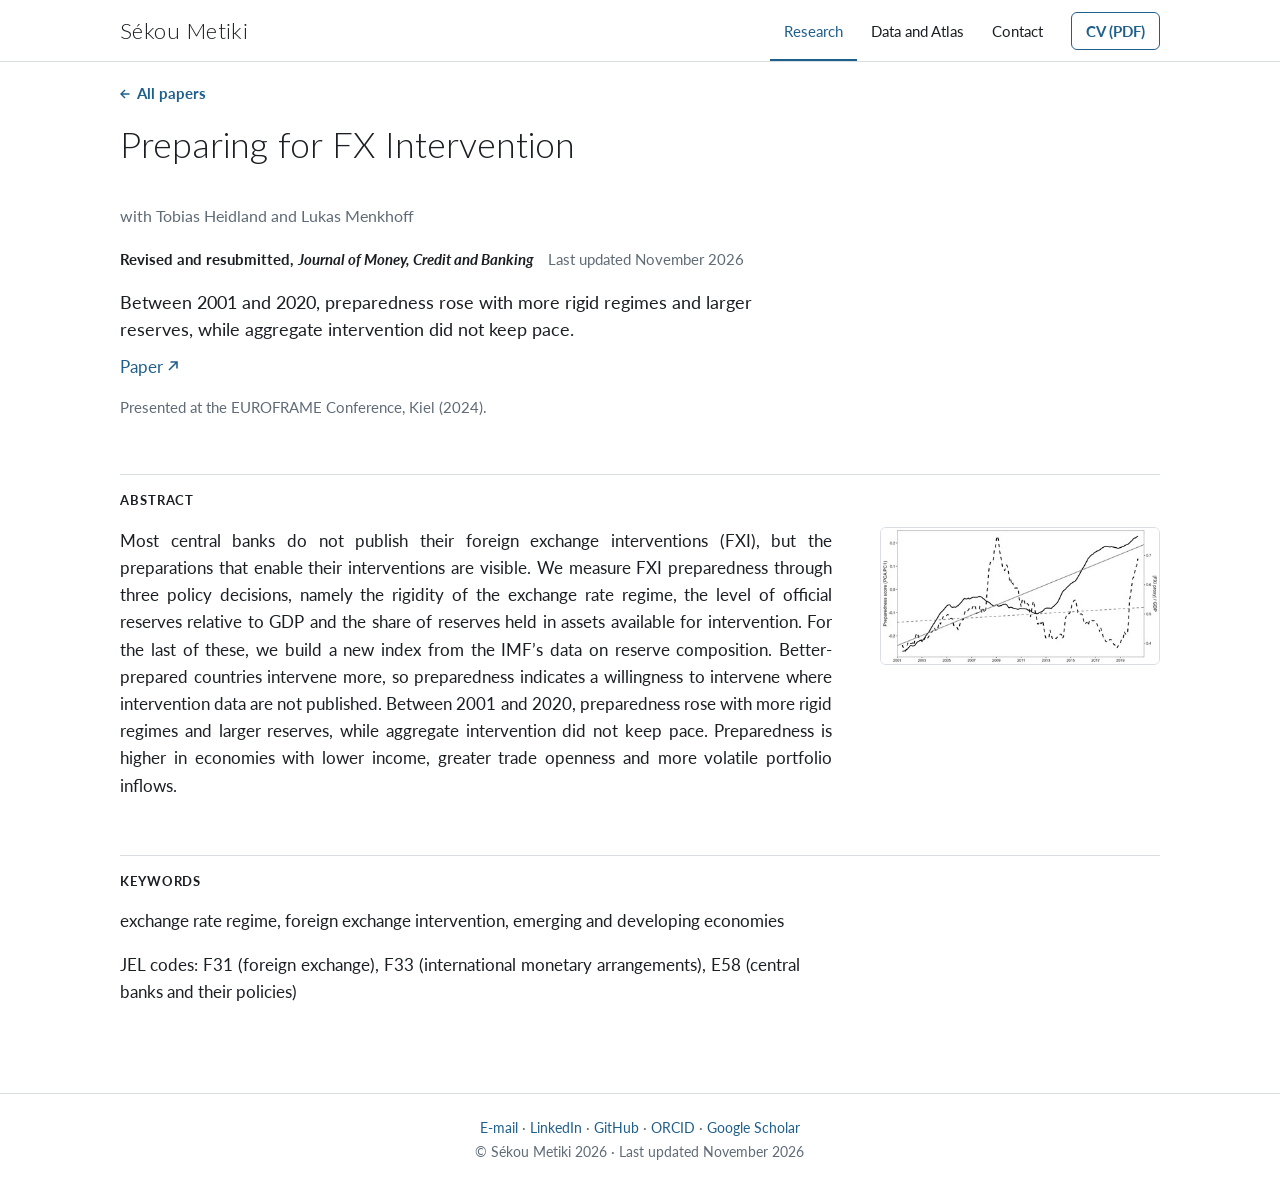
<file: preparing-for-fx-intervention.html>
<!DOCTYPE html>
<html xmlns="http://www.w3.org/1999/xhtml" lang="en" xml:lang="en"><head>

<meta charset="utf-8">
<meta name="generator" content="quarto-1.10.19">

<meta name="viewport" content="width=device-width, initial-scale=1.0, user-scalable=yes">

<meta name="description" content="Most central banks do not publish their foreign exchange interventions (FXI), but the preparations that enable their interventions are visible. Between 2001 and 2020, preparedness rose with more rigid regimes and larger reserves, while aggregate intervention did not keep pace.">

<title>Preparing for FX Intervention – Sékou Metiki</title>
<style>
/* Default styles provided by pandoc.
** See https://pandoc.org/MANUAL.html#variables-for-html for config info.
*/
span.smallcaps{font-variant: small-caps;}
div.columns{display: flex; gap: 1.5em;}
div.column{flex: auto;}
@media screen {
div.columns{gap: min(4vw, 1.5em);}
div.column{overflow-x: auto;}
}
div.hanging-indent{margin-left: 1.5em; text-indent: -1.5em;}
ul.task-list{list-style: none;}
ul.task-list li input[type="checkbox"] {
  width: 0.8em;
  margin: 0 0.8em 0.2em -1em; /* quarto-specific, see https://github.com/quarto-dev/quarto-cli/issues/4556 */ 
  vertical-align: middle;
}
</style>


<script src="site_libs/quarto-nav/quarto-nav.js"></script>
<link href="./www/favicon.png" rel="icon" type="image/png">
<script src="site_libs/clipboard/clipboard.min.js"></script>
<script src="site_libs/quarto-html/quarto.js" type="module"></script>
<script src="site_libs/quarto-html/tabsets/tabsets.js" type="module"></script>
<script src="site_libs/quarto-html/popper.min.js"></script>
<script src="site_libs/quarto-html/tippy.umd.min.js"></script>
<script src="site_libs/quarto-html/anchor.min.js"></script>
<link href="site_libs/quarto-html/tippy.css" rel="stylesheet">
<link href="site_libs/quarto-html/quarto-syntax-highlighting-bf27225e3a48a9273f3daa8f8e829971.css" rel="stylesheet" id="quarto-text-highlighting-styles">
<script src="site_libs/bootstrap/bootstrap.min.js"></script>
<link href="site_libs/bootstrap/bootstrap-icons.css" rel="stylesheet">
<link href="site_libs/bootstrap/bootstrap-152c4115f797a3b197795b0ebbd2e33e.min.css" rel="stylesheet" append-hash="true" id="quarto-bootstrap" data-mode="light">
<script id="quarto-search-options" type="application/json">{
  "language": {
    "search-no-results-text": "No results",
    "search-matching-documents-text": "matching documents",
    "search-copy-link-title": "Copy link to search",
    "search-hide-matches-text": "Hide additional matches",
    "search-more-match-text": "more match in this document",
    "search-more-matches-text": "more matches in this document",
    "search-clear-button-title": "Clear",
    "search-text-placeholder": "",
    "search-detached-cancel-button-title": "Cancel",
    "search-submit-button-title": "Submit",
    "search-label": "Search"
  }
}</script>
<style>html{ scroll-behavior: smooth; }</style>
<link rel="apple-touch-icon" href="www/apple-touch-icon.png">
<meta name="citation_title" content="Preparing for FX Intervention">
<meta name="citation_author" content="Heidland, Tobias">
<meta name="citation_author" content="Menkhoff, Lukas">
<meta name="citation_author" content="Metiki, Sékou">
<meta name="citation_publication_date" content="2024">
<meta name="citation_keywords" content="exchange rate regime; foreign exchange intervention; emerging and developing economies">
<meta name="citation_language" content="en">
<meta name="citation_abstract_html_url" content="https://sekoumetiki.com/preparing-for-fx-intervention.html">


<meta property="og:title" content="Preparing for FX Intervention – Sékou Metiki">
<meta property="og:description" content="Most central banks do not publish their foreign exchange interventions (FXI), but the preparations that enable their interventions are visible. Between 2001 and 2020, preparedness rose with more rigid regimes and larger reserves, while aggregate intervention did not keep pace.">
<meta property="og:image" content="https://sekoumetiki.com/www/og-card.jpg">
<meta property="og:site_name" content="Sékou Metiki">
<meta name="twitter:title" content="Preparing for FX Intervention – Sékou Metiki">
<meta name="twitter:description" content="Most central banks do not publish their foreign exchange interventions (FXI), but the preparations that enable their interventions are visible. Between 2001 and 2020, preparedness rose with more rigid regimes and larger reserves, while aggregate intervention did not keep pace.">
<meta name="twitter:image" content="https://sekoumetiki.com/www/og-card.jpg">
<meta name="twitter:card" content="summary_large_image">
<link rel="canonical" href="https://sekoumetiki.com/preparing-for-fx-intervention.html">
</head>

<body class="nav-fixed single in-research quarto-light">

<div id="quarto-search-results"></div>
  <header id="quarto-header" class="headroom fixed-top">
    <nav class="navbar navbar-expand-lg " data-bs-theme="dark">
      <div class="navbar-container container-fluid">
      <div class="navbar-brand-container mx-auto">
    <a class="navbar-brand" href="./index.html">
    <span class="navbar-title">Sékou Metiki</span>
    </a>
  </div>
          <button class="navbar-toggler" type="button" data-bs-toggle="collapse" data-bs-target="#navbarCollapse" aria-controls="navbarCollapse" role="menu" aria-expanded="false" aria-label="Toggle navigation" onclick="if (window.quartoToggleHeadroom) { window.quartoToggleHeadroom(); }">
  <span class="navbar-toggler-icon"></span>
</button>
          <div class="collapse navbar-collapse" id="navbarCollapse">
            <ul class="navbar-nav navbar-nav-scroll ms-auto">
  <li class="nav-item">
    <a class="nav-link" href="./research.html"> 
<span class="menu-text">Research</span></a>
  </li>  
  <li class="nav-item">
    <a class="nav-link" href="./data-products.html"> 
<span class="menu-text">Data and Atlas</span></a>
  </li>  
  <li class="nav-item">
    <a class="nav-link" href="./contact.html"> 
<span class="menu-text">Contact</span></a>
  </li>  
  <li class="nav-item">
    <a class="nav-link" href="./www/cv.pdf"> 
<span class="menu-text">CV (PDF)</span></a>
  </li>  
</ul>
          </div> <!-- /navcollapse -->
            <div class="quarto-navbar-tools">
</div>
      </div> <!-- /container-fluid -->
    </nav>
</header>
<!-- content -->
<div id="quarto-content" class="quarto-container page-columns page-rows-contents page-layout-full page-navbar">
<!-- sidebar -->
<!-- margin-sidebar -->
    
<!-- main -->
<main class="content column-page" id="quarto-document-content">

<header id="title-block-header" class="quarto-title-block default">
<div class="quarto-title">
<h1 class="title">Preparing for FX Intervention</h1>
</div>



<div class="quarto-title-meta column-page">

    
  
    
  </div>
  


</header>


<div class="back">
<p><a href="./research.html">All papers</a></p>
</div>
<p><span class="byline">with Tobias Heidland and Lukas Menkhoff</span></p>
<p><span class="venue"><span class="chip">Revised and resubmitted, <em>Journal of Money, Credit and Banking</em></span> <span class="updated">Last updated November 2026</span></span></p>
<div class="result" data-paper="fx-intervention">
<p>Between 2001 and 2020, preparedness rose with more rigid regimes and larger reserves, while aggregate intervention did not keep pace.</p>
</div>
<p><span class="links"><a href="https://www.ssrn.com/abstract=4869296">Paper</a></span></p>
<p><span class="talks">Presented at the EUROFRAME Conference, Kiel (2024).</span></p>
<section id="abstract" class="level2">
<h2 class="anchored" data-anchor-id="abstract">Abstract</h2>
<div class="paper">
<div class="abstract">
<p>Most central banks do not publish their foreign exchange interventions (FXI), but the preparations that enable their interventions are visible. We measure FXI preparedness through three policy decisions, namely the rigidity of the exchange rate regime, the level of official reserves relative to GDP and the share of reserves held in assets available for intervention. For the last of these, we build a new index from the IMF’s data on reserve composition. Better-prepared countries intervene more, so preparedness indicates a willingness to intervene where intervention data are not published. Between 2001 and 2020, preparedness rose with more rigid regimes and larger reserves, while aggregate intervention did not keep pace. Preparedness is higher in economies with lower income, greater trade openness and more volatile portfolio inflows.</p>
</div>
<p><img src="www/research/fx-preparedness.jpg" alt="Chart of FXI preparedness and actual FXI over time, 2001 to 2020" class="paper-thumb" width="420" height="206" loading="lazy"></p>
</div>
</section>
<section id="keywords" class="level2">
<h2 class="anchored" data-anchor-id="keywords">Keywords</h2>
<p>exchange rate regime, foreign exchange intervention, emerging and developing economies</p>
<p>JEL codes: F31 (foreign exchange), F33 (international monetary arrangements), E58 (central banks and their policies)</p>
<script type="application/ld+json">
{
  "@context": "https://schema.org",
  "@type": "ScholarlyArticle",
  "name": "Preparing for FX Intervention",
  "author": [
    {
      "@type": "Person",
      "name": "Tobias Heidland"
    },
    {
      "@type": "Person",
      "name": "Lukas Menkhoff"
    },
    {
      "@type": "Person",
      "name": "Sékou Metiki",
      "url": "https://sekoumetiki.com/",
      "sameAs": "https://orcid.org/0009-0005-5144-4861"
    }
  ],
  "datePublished": "2024",
  "inLanguage": "en",
  "keywords": "exchange rate regime, foreign exchange intervention, emerging and developing economies",
  "abstract": "Most central banks do not publish their foreign exchange interventions (FXI), but the preparations that enable their interventions are visible. We measure FXI preparedness through three policy decisions, namely the rigidity of the exchange rate regime, the level of official reserves relative to GDP and the share of reserves held in assets available for intervention. For the last of these, we build a new index from the IMF's data on reserve composition. Better-prepared countries intervene more, so preparedness indicates a willingness to intervene where intervention data are not published. Between 2001 and 2020, preparedness rose with more rigid regimes and larger reserves, while aggregate intervention did not keep pace. Preparedness is higher in economies with lower income, greater trade openness and more volatile portfolio inflows.",
  "url": "https://sekoumetiki.com/preparing-for-fx-intervention.html",
  "identifier": "https://doi.org/10.2139/ssrn.4869296",
  "sameAs": "https://www.ssrn.com/abstract=4869296"
}
</script>


</section>

</main> <!-- /main -->
<script id="quarto-html-after-body" type="application/javascript">
  window.document.addEventListener("DOMContentLoaded", function (event) {
    const icon = "";
    const anchorJS = new window.AnchorJS();
    anchorJS.options = {
      placement: 'right',
      icon: icon
    };
    anchorJS.add('.anchored');
    const isCodeAnnotation = (el) => {
      for (const clz of el.classList) {
        if (clz.startsWith('code-annotation-')) {                     
          return true;
        }
      }
      return false;
    }
    const onCopySuccess = function(e) {
      // button target
      const button = e.trigger;
      // don't keep focus
      button.blur();
      // flash "checked"
      button.classList.add('code-copy-button-checked');
      var currentTitle = button.getAttribute("title");
      button.setAttribute("title", "Copied!");
      let tooltip;
      if (window.bootstrap) {
        button.setAttribute("data-bs-toggle", "tooltip");
        button.setAttribute("data-bs-placement", "left");
        button.setAttribute("data-bs-title", "Copied!");
        tooltip = new bootstrap.Tooltip(button, 
          { trigger: "manual", 
            customClass: "code-copy-button-tooltip",
            offset: [0, -8]});
        tooltip.show();    
      }
      setTimeout(function() {
        if (tooltip) {
          tooltip.hide();
          button.removeAttribute("data-bs-title");
          button.removeAttribute("data-bs-toggle");
          button.removeAttribute("data-bs-placement");
        }
        button.setAttribute("title", currentTitle);
        button.classList.remove('code-copy-button-checked');
      }, 1000);
      // clear code selection
      e.clearSelection();
    }
    const getTextToCopy = function(trigger) {
      const outerScaffold = trigger.parentElement.cloneNode(true);
      const codeEl = outerScaffold.querySelector('code');
      for (const childEl of codeEl.children) {
        if (isCodeAnnotation(childEl)) {
          childEl.remove();
        }
      }
      return codeEl.innerText;
    }
    const clipboard = new window.ClipboardJS('.code-copy-button:not([data-in-quarto-modal])', {
      text: getTextToCopy
    });
    clipboard.on('success', onCopySuccess);
    if (window.document.getElementById('quarto-embedded-source-code-modal')) {
      const clipboardModal = new window.ClipboardJS('.code-copy-button[data-in-quarto-modal]', {
        text: getTextToCopy,
        container: window.document.getElementById('quarto-embedded-source-code-modal')
      });
      clipboardModal.on('success', onCopySuccess);
    }
      var localhostRegex = new RegExp(/^(?:http|https):\/\/localhost\:?[0-9]*\//);
      var mailtoRegex = new RegExp(/^mailto:/);
        var filterRegex = new RegExp("https:\/\/sekoumetiki\.com");
      var isInternal = (href) => {
          return filterRegex.test(href) || localhostRegex.test(href) || mailtoRegex.test(href);
      }
      // Inspect non-navigation links and adorn them if external
     var links = window.document.querySelectorAll('a[href]:not(.nav-link):not(.navbar-brand):not(.toc-action):not(.sidebar-link):not(.sidebar-item-toggle):not(.pagination-link):not(.no-external):not([aria-hidden]):not(.dropdown-item):not(.quarto-navigation-tool):not(.about-link)');
      for (var i=0; i<links.length; i++) {
        const link = links[i];
        if (!isInternal(link.href)) {
          // undo the damage that might have been done by quarto-nav.js in the case of
          // links that we want to consider external
          if (link.dataset.originalHref !== undefined) {
            link.href = link.dataset.originalHref;
          }
            // target, if specified
            link.setAttribute("target", "_blank");
            if (link.getAttribute("rel") === null) {
              link.setAttribute("rel", "noopener");
            }
        }
      }
    function tippyHover(el, contentFn, onTriggerFn, onUntriggerFn) {
      const config = {
        allowHTML: true,
        maxWidth: 500,
        delay: 100,
        arrow: false,
        appendTo: function(el) {
            return el.parentElement;
        },
        interactive: true,
        interactiveBorder: 10,
        theme: 'quarto',
        placement: 'bottom-start',
      };
      if (contentFn) {
        config.content = contentFn;
      }
      if (onTriggerFn) {
        config.onTrigger = onTriggerFn;
      }
      if (onUntriggerFn) {
        config.onUntrigger = onUntriggerFn;
      }
      window.tippy(el, config); 
    }
    const noterefs = window.document.querySelectorAll('a[role="doc-noteref"]');
    for (var i=0; i<noterefs.length; i++) {
      const ref = noterefs[i];
      tippyHover(ref, function() {
        // use id or data attribute instead here
        let href = ref.getAttribute('data-footnote-href') || ref.getAttribute('href');
        try { href = new URL(href).hash; } catch {}
        const id = href.replace(/^#\/?/, "");
        const note = window.document.getElementById(id);
        if (note) {
          return note.innerHTML;
        } else {
          return "";
        }
      });
    }
    const xrefs = window.document.querySelectorAll('a.quarto-xref');
    const processXRef = (id, note) => {
      // Strip column container classes
      const stripColumnClz = (el) => {
        el.classList.remove("page-full", "page-columns");
        if (el.children) {
          for (const child of el.children) {
            stripColumnClz(child);
          }
        }
      }
      stripColumnClz(note)
      if (id === null || id.startsWith('sec-')) {
        // Special case sections, only their first couple elements
        const container = document.createElement("div");
        if (note.children && note.children.length > 2) {
          container.appendChild(note.children[0].cloneNode(true));
          for (let i = 1; i < note.children.length; i++) {
            const child = note.children[i];
            if (child.tagName === "P" && child.innerText === "") {
              continue;
            } else {
              container.appendChild(child.cloneNode(true));
              break;
            }
          }
          if (window.Quarto?.typesetMath) {
            window.Quarto.typesetMath(container);
          }
          return container.innerHTML
        } else {
          if (window.Quarto?.typesetMath) {
            window.Quarto.typesetMath(note);
          }
          return note.innerHTML;
        }
      } else {
        // Remove any anchor links if they are present
        const anchorLink = note.querySelector('a.anchorjs-link');
        if (anchorLink) {
          anchorLink.remove();
        }
        if (window.Quarto?.typesetMath) {
          window.Quarto.typesetMath(note);
        }
        if (note.classList.contains("callout")) {
          return note.outerHTML;
        } else {
          return note.innerHTML;
        }
      }
    }
    for (var i=0; i<xrefs.length; i++) {
      const xref = xrefs[i];
      tippyHover(xref, undefined, function(instance) {
        instance.disable();
        let url = xref.getAttribute('href');
        let hash = undefined; 
        if (url.startsWith('#')) {
          hash = url;
        } else {
          try { hash = new URL(url).hash; } catch {}
        }
        if (hash) {
          const id = hash.replace(/^#\/?/, "");
          const note = window.document.getElementById(id);
          if (note !== null) {
            try {
              const html = processXRef(id, note.cloneNode(true));
              instance.setContent(html);
            } finally {
              instance.enable();
              instance.show();
            }
          } else {
            // See if we can fetch this
            fetch(url.split('#')[0])
            .then(res => res.text())
            .then(html => {
              const parser = new DOMParser();
              const htmlDoc = parser.parseFromString(html, "text/html");
              const note = htmlDoc.getElementById(id);
              if (note !== null) {
                const html = processXRef(id, note);
                instance.setContent(html);
              } 
            }).finally(() => {
              instance.enable();
              instance.show();
            });
          }
        } else {
          // See if we can fetch a full url (with no hash to target)
          // This is a special case and we should probably do some content thinning / targeting
          fetch(url)
          .then(res => res.text())
          .then(html => {
            const parser = new DOMParser();
            const htmlDoc = parser.parseFromString(html, "text/html");
            const note = htmlDoc.querySelector('main.content');
            if (note !== null) {
              // This should only happen for chapter cross references
              // (since there is no id in the URL)
              // remove the first header
              if (note.children.length > 0 && note.children[0].tagName === "HEADER") {
                note.children[0].remove();
              }
              const html = processXRef(null, note);
              instance.setContent(html);
            } 
          }).finally(() => {
            instance.enable();
            instance.show();
          });
        }
      }, function(instance) {
      });
    }
        let selectedAnnoteEl;
        const selectorForAnnotation = ( cell, annotation) => {
          let cellAttr = 'data-code-cell="' + cell + '"';
          let lineAttr = 'data-code-annotation="' +  annotation + '"';
          const selector = 'span[' + cellAttr + '][' + lineAttr + ']';
          return selector;
        }
        const selectCodeLines = (annoteEl) => {
          const doc = window.document;
          const targetCell = annoteEl.getAttribute("data-target-cell");
          const targetAnnotation = annoteEl.getAttribute("data-target-annotation");
          const annoteSpan = window.document.querySelector(selectorForAnnotation(targetCell, targetAnnotation));
          const lines = annoteSpan.getAttribute("data-code-lines").split(",");
          const lineIds = lines.map((line) => {
            return targetCell + "-" + line;
          })
          let top = null;
          let height = null;
          let parent = null;
          if (lineIds.length > 0) {
              //compute the position of the single el (top and bottom and make a div)
              const el = window.document.getElementById(lineIds[0]);
              top = el.offsetTop;
              height = el.offsetHeight;
              parent = el.parentElement.parentElement;
            if (lineIds.length > 1) {
              const lastEl = window.document.getElementById(lineIds[lineIds.length - 1]);
              const bottom = lastEl.offsetTop + lastEl.offsetHeight;
              height = bottom - top;
            }
            if (top !== null && height !== null && parent !== null) {
              // cook up a div (if necessary) and position it 
              let div = window.document.getElementById("code-annotation-line-highlight");
              if (div === null) {
                div = window.document.createElement("div");
                div.setAttribute("id", "code-annotation-line-highlight");
                div.style.position = 'absolute';
                parent.appendChild(div);
              }
              div.style.top = top - 2 + "px";
              div.style.height = height + 4 + "px";
              div.style.left = 0;
              let gutterDiv = window.document.getElementById("code-annotation-line-highlight-gutter");
              if (gutterDiv === null) {
                gutterDiv = window.document.createElement("div");
                gutterDiv.setAttribute("id", "code-annotation-line-highlight-gutter");
                gutterDiv.style.position = 'absolute';
                const codeCell = window.document.getElementById(targetCell);
                const gutter = codeCell.querySelector('.code-annotation-gutter');
                gutter.appendChild(gutterDiv);
              }
              gutterDiv.style.top = top - 2 + "px";
              gutterDiv.style.height = height + 4 + "px";
            }
            selectedAnnoteEl = annoteEl;
          }
        };
        const unselectCodeLines = () => {
          const elementsIds = ["code-annotation-line-highlight", "code-annotation-line-highlight-gutter"];
          elementsIds.forEach((elId) => {
            const div = window.document.getElementById(elId);
            if (div) {
              div.remove();
            }
          });
          selectedAnnoteEl = undefined;
        };
          // Handle positioning of the toggle
      window.addEventListener(
        "resize",
        throttle(() => {
          elRect = undefined;
          if (selectedAnnoteEl) {
            selectCodeLines(selectedAnnoteEl);
          }
        }, 10)
      );
      function throttle(fn, ms) {
      let throttle = false;
      let timer;
        return (...args) => {
          if(!throttle) { // first call gets through
              fn.apply(this, args);
              throttle = true;
          } else { // all the others get throttled
              if(timer) clearTimeout(timer); // cancel #2
              timer = setTimeout(() => {
                fn.apply(this, args);
                timer = throttle = false;
              }, ms);
          }
        };
      }
        // Attach click handler to the DT
        const annoteDls = window.document.querySelectorAll('dt[data-target-cell]');
        for (const annoteDlNode of annoteDls) {
          annoteDlNode.addEventListener('click', (event) => {
            const clickedEl = event.target;
            if (clickedEl !== selectedAnnoteEl) {
              unselectCodeLines();
              const activeEl = window.document.querySelector('dt[data-target-cell].code-annotation-active');
              if (activeEl) {
                activeEl.classList.remove('code-annotation-active');
              }
              selectCodeLines(clickedEl);
              clickedEl.classList.add('code-annotation-active');
            } else {
              // Unselect the line
              unselectCodeLines();
              clickedEl.classList.remove('code-annotation-active');
            }
          });
        }
    const findCites = (el) => {
      const parentEl = el.parentElement;
      if (parentEl) {
        const cites = parentEl.dataset.cites;
        if (cites) {
          return {
            el,
            cites: cites.split(' ')
          };
        } else {
          return findCites(el.parentElement)
        }
      } else {
        return undefined;
      }
    };
    var bibliorefs = window.document.querySelectorAll('a[role="doc-biblioref"]');
    for (var i=0; i<bibliorefs.length; i++) {
      const ref = bibliorefs[i];
      const citeInfo = findCites(ref);
      if (citeInfo) {
        tippyHover(citeInfo.el, function() {
          var popup = window.document.createElement('div');
          citeInfo.cites.forEach(function(cite) {
            var citeDiv = window.document.createElement('div');
            citeDiv.classList.add('hanging-indent');
            citeDiv.classList.add('csl-entry');
            var biblioDiv = window.document.getElementById('ref-' + cite);
            if (biblioDiv) {
              citeDiv.innerHTML = biblioDiv.innerHTML;
            }
            popup.appendChild(citeDiv);
          });
          return popup.innerHTML;
        });
      }
    }
  });
  </script>
</div> <!-- /content -->
<footer class="footer">
  <div class="nav-footer">
    <div class="nav-footer-left">
      &nbsp;
    </div>   
    <div class="nav-footer-center">
<p><a href="mailto:sekou.metiki@kielinstitut.de">E-mail</a> · <a href="https://www.linkedin.com/in/dieudonn%C3%A9-metiki-0b24941b2/">LinkedIn</a> · <a href="https://github.com/Metiki">GitHub</a> · <a href="https://orcid.org/0009-0005-5144-4861">ORCID</a> · <a href="https://scholar.google.com/citations?user=QThCY3wAAAAJ">Google Scholar</a></p>
<p>© Sékou Metiki 2026 · Last updated November 2026</p>
</div>
    <div class="nav-footer-right">
      &nbsp;
    </div>
  </div>
</footer>




<script src="site_libs/quarto-html/zenscroll-min.js"></script>
</body></html>
</file>
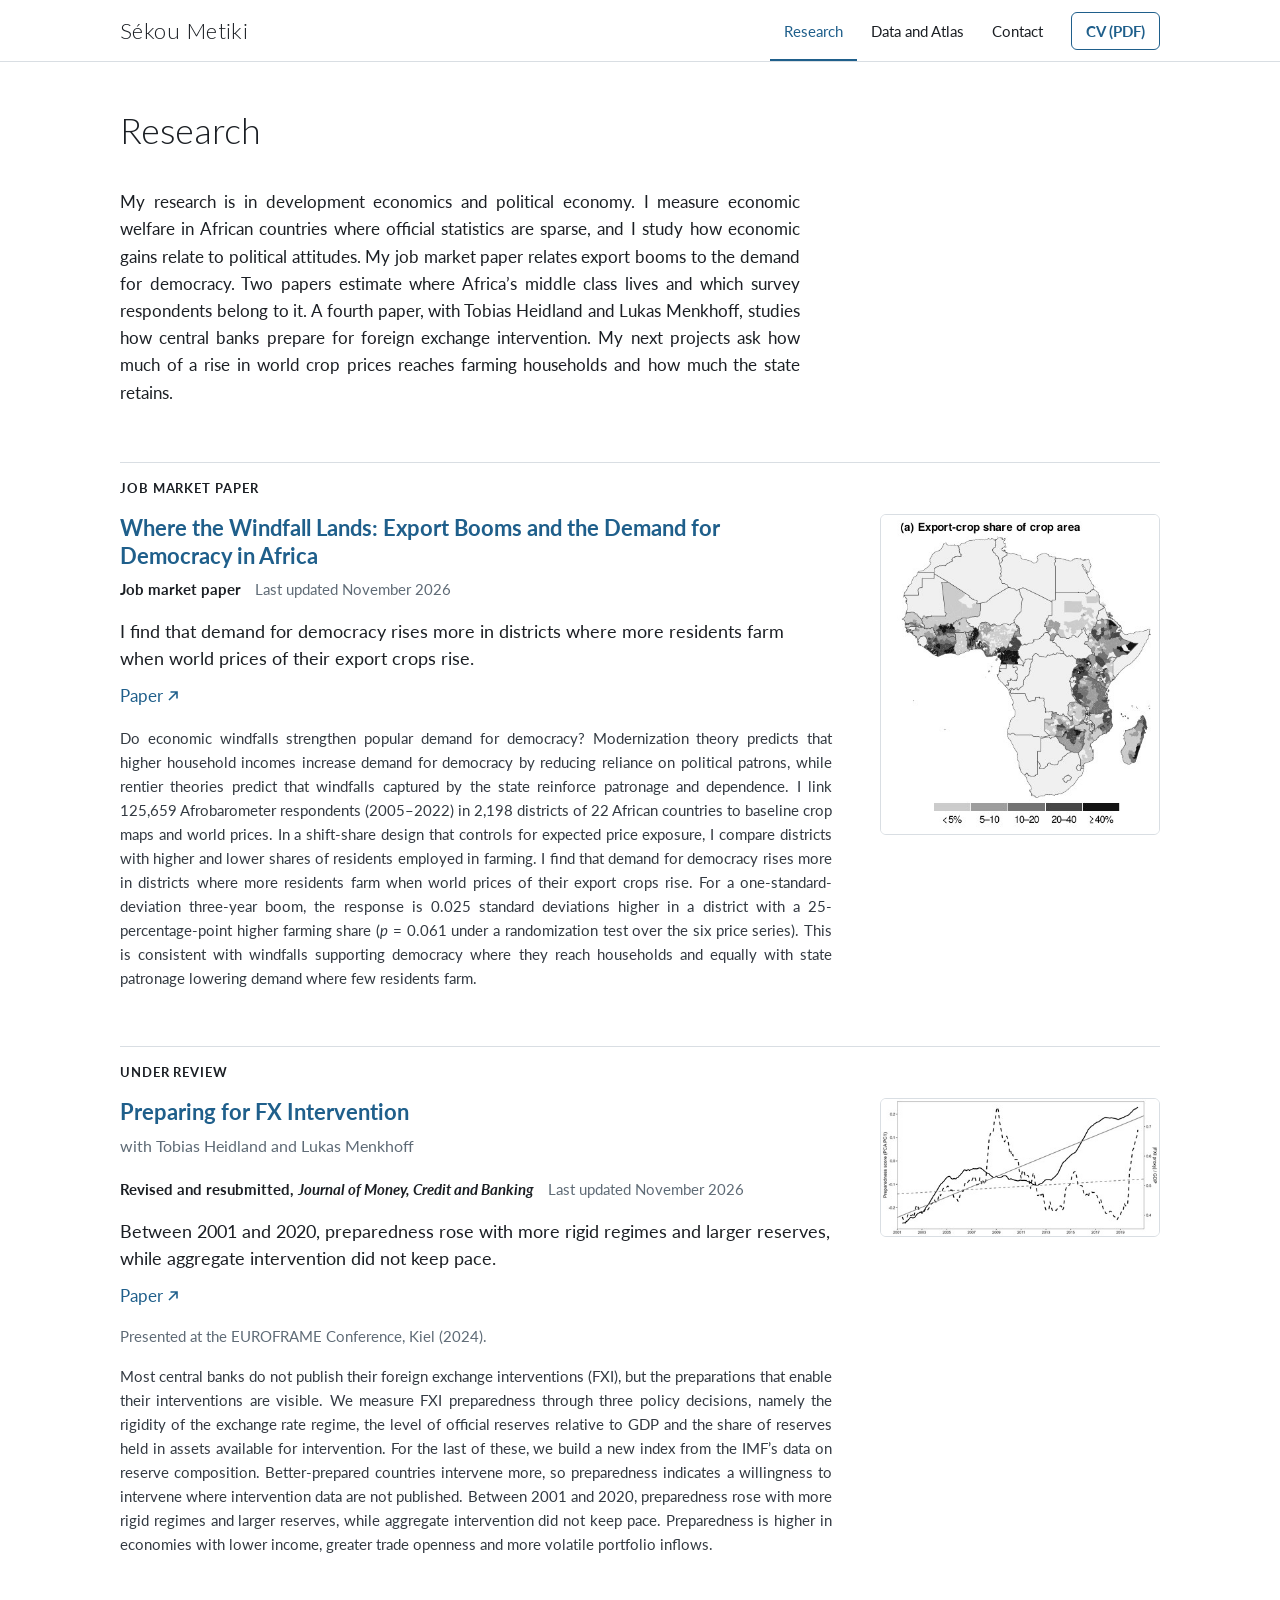
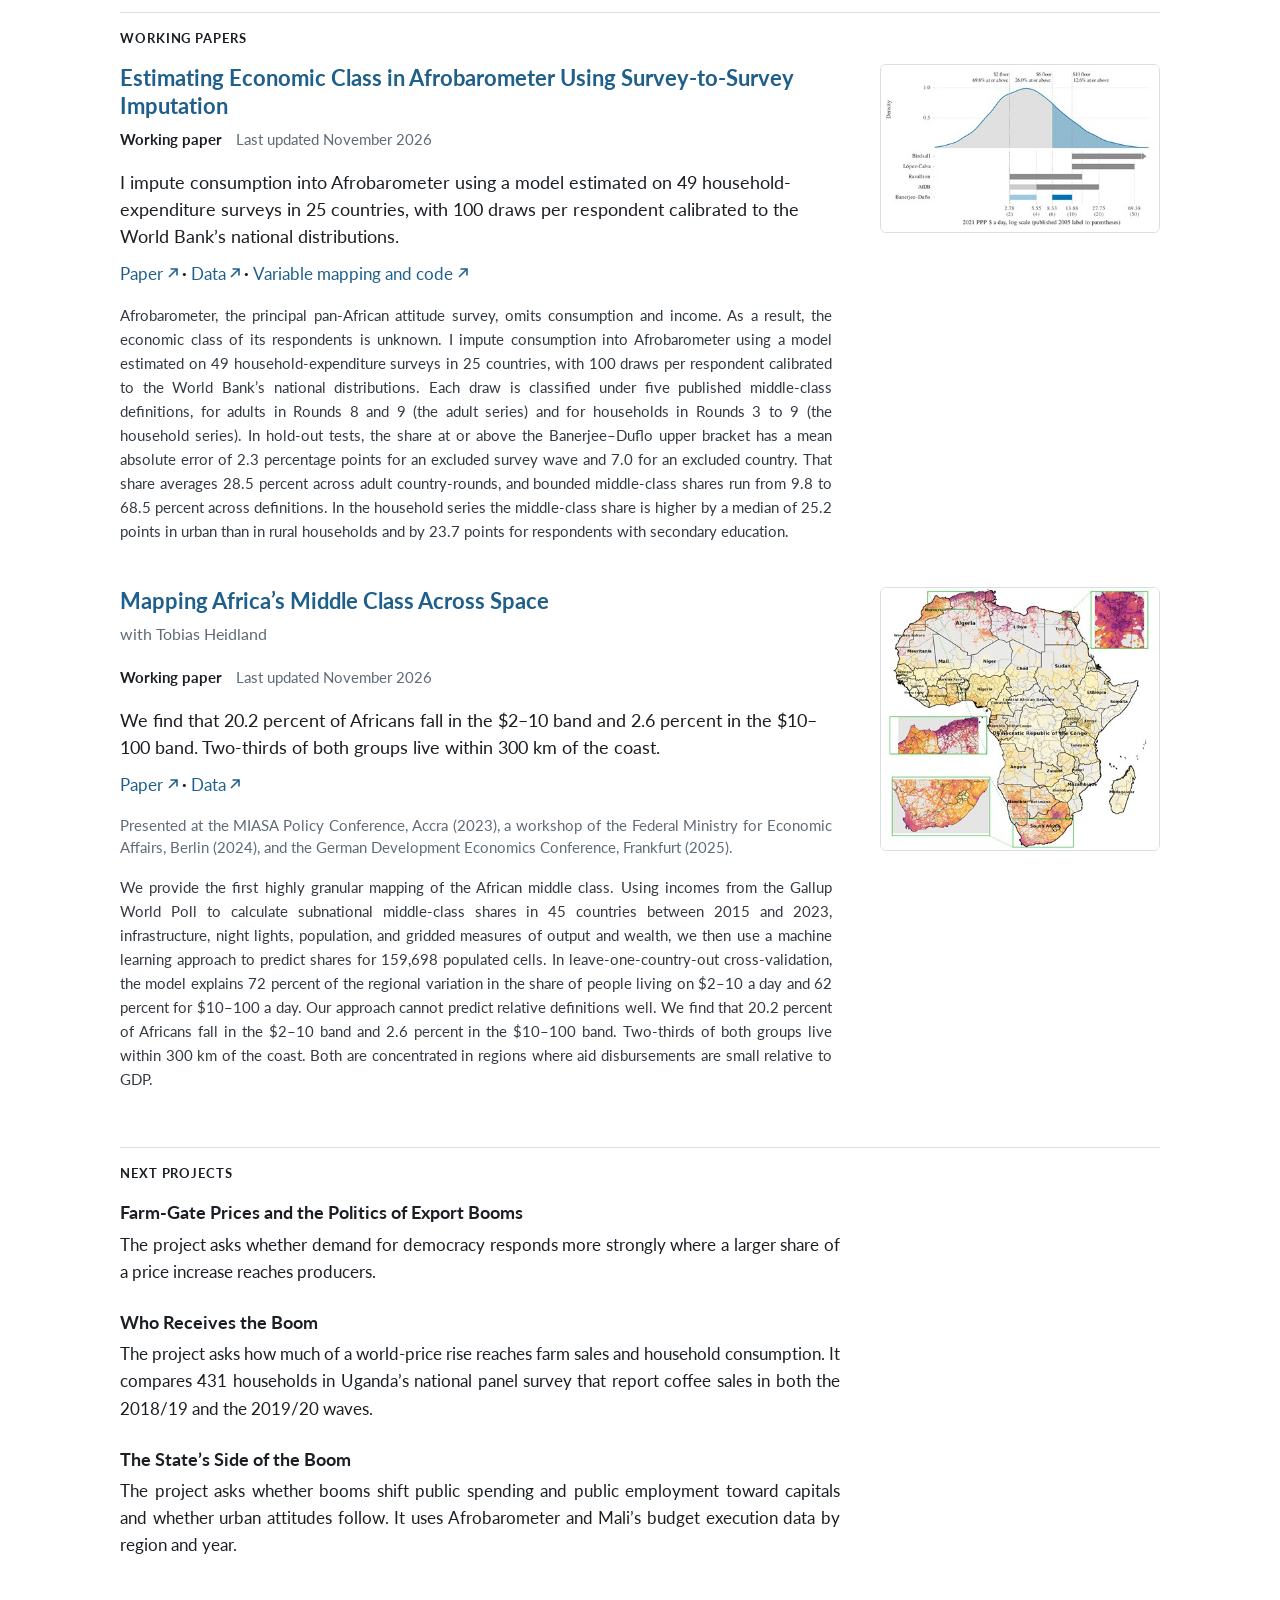
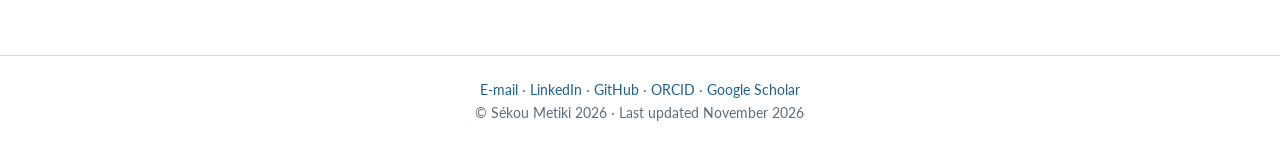
<file: research.html>
<!DOCTYPE html>
<html xmlns="http://www.w3.org/1999/xhtml" lang="en" xml:lang="en"><head>

<meta charset="utf-8">
<meta name="generator" content="quarto-1.10.19">

<meta name="viewport" content="width=device-width, initial-scale=1.0, user-scalable=yes">

<meta name="description" content="Papers by Sékou Metiki on export booms and the demand for democracy in Africa, the African middle class, and foreign exchange intervention.">

<title>Research – Sékou Metiki</title>
<style>
/* Default styles provided by pandoc.
** See https://pandoc.org/MANUAL.html#variables-for-html for config info.
*/
span.smallcaps{font-variant: small-caps;}
div.columns{display: flex; gap: 1.5em;}
div.column{flex: auto;}
@media screen {
div.columns{gap: min(4vw, 1.5em);}
div.column{overflow-x: auto;}
}
div.hanging-indent{margin-left: 1.5em; text-indent: -1.5em;}
ul.task-list{list-style: none;}
ul.task-list li input[type="checkbox"] {
  width: 0.8em;
  margin: 0 0.8em 0.2em -1em; /* quarto-specific, see https://github.com/quarto-dev/quarto-cli/issues/4556 */ 
  vertical-align: middle;
}
</style>


<script src="site_libs/quarto-nav/quarto-nav.js"></script>
<link href="./www/favicon.png" rel="icon" type="image/png">
<script src="site_libs/clipboard/clipboard.min.js"></script>
<script src="site_libs/quarto-html/quarto.js" type="module"></script>
<script src="site_libs/quarto-html/tabsets/tabsets.js" type="module"></script>
<script src="site_libs/quarto-html/popper.min.js"></script>
<script src="site_libs/quarto-html/tippy.umd.min.js"></script>
<script src="site_libs/quarto-html/anchor.min.js"></script>
<link href="site_libs/quarto-html/tippy.css" rel="stylesheet">
<link href="site_libs/quarto-html/quarto-syntax-highlighting-bf27225e3a48a9273f3daa8f8e829971.css" rel="stylesheet" id="quarto-text-highlighting-styles">
<script src="site_libs/bootstrap/bootstrap.min.js"></script>
<link href="site_libs/bootstrap/bootstrap-icons.css" rel="stylesheet">
<link href="site_libs/bootstrap/bootstrap-152c4115f797a3b197795b0ebbd2e33e.min.css" rel="stylesheet" append-hash="true" id="quarto-bootstrap" data-mode="light">
<script id="quarto-search-options" type="application/json">{
  "language": {
    "search-no-results-text": "No results",
    "search-matching-documents-text": "matching documents",
    "search-copy-link-title": "Copy link to search",
    "search-hide-matches-text": "Hide additional matches",
    "search-more-match-text": "more match in this document",
    "search-more-matches-text": "more matches in this document",
    "search-clear-button-title": "Clear",
    "search-text-placeholder": "",
    "search-detached-cancel-button-title": "Cancel",
    "search-submit-button-title": "Submit",
    "search-label": "Search"
  }
}</script>
<style>html{ scroll-behavior: smooth; }</style>
<link rel="apple-touch-icon" href="www/apple-touch-icon.png">


<meta property="og:title" content="Research – Sékou Metiki">
<meta property="og:description" content="Papers by Sékou Metiki on export booms and the demand for democracy in Africa, the African middle class, and foreign exchange intervention.">
<meta property="og:image" content="https://sekoumetiki.com/www/og-card.jpg">
<meta property="og:site_name" content="Sékou Metiki">
<meta name="twitter:title" content="Research – Sékou Metiki">
<meta name="twitter:description" content="Papers by Sékou Metiki on export booms and the demand for democracy in Africa, the African middle class, and foreign exchange intervention.">
<meta name="twitter:image" content="https://sekoumetiki.com/www/og-card.jpg">
<meta name="twitter:card" content="summary_large_image">
<link rel="canonical" href="https://sekoumetiki.com/research.html">
</head>

<body class="nav-fixed quarto-light">

<div id="quarto-search-results"></div>
  <header id="quarto-header" class="headroom fixed-top">
    <nav class="navbar navbar-expand-lg " data-bs-theme="dark">
      <div class="navbar-container container-fluid">
      <div class="navbar-brand-container mx-auto">
    <a class="navbar-brand" href="./index.html">
    <span class="navbar-title">Sékou Metiki</span>
    </a>
  </div>
          <button class="navbar-toggler" type="button" data-bs-toggle="collapse" data-bs-target="#navbarCollapse" aria-controls="navbarCollapse" role="menu" aria-expanded="false" aria-label="Toggle navigation" onclick="if (window.quartoToggleHeadroom) { window.quartoToggleHeadroom(); }">
  <span class="navbar-toggler-icon"></span>
</button>
          <div class="collapse navbar-collapse" id="navbarCollapse">
            <ul class="navbar-nav navbar-nav-scroll ms-auto">
  <li class="nav-item">
    <a class="nav-link active" href="./research.html" aria-current="page"> 
<span class="menu-text">Research</span></a>
  </li>  
  <li class="nav-item">
    <a class="nav-link" href="./data-products.html"> 
<span class="menu-text">Data and Atlas</span></a>
  </li>  
  <li class="nav-item">
    <a class="nav-link" href="./contact.html"> 
<span class="menu-text">Contact</span></a>
  </li>  
  <li class="nav-item">
    <a class="nav-link" href="./www/cv.pdf"> 
<span class="menu-text">CV (PDF)</span></a>
  </li>  
</ul>
          </div> <!-- /navcollapse -->
            <div class="quarto-navbar-tools">
</div>
      </div> <!-- /container-fluid -->
    </nav>
</header>
<!-- content -->
<div id="quarto-content" class="quarto-container page-columns page-rows-contents page-layout-full page-navbar">
<!-- sidebar -->
<!-- margin-sidebar -->
    
<!-- main -->
<main class="content column-page" id="quarto-document-content">

<header id="title-block-header" class="quarto-title-block default">
<div class="quarto-title">
<h1 class="title">Research</h1>
</div>



<div class="quarto-title-meta column-page">

    
  
    
  </div>
  


</header>


<p>My research is in development economics and political economy. I measure economic welfare in African countries where official statistics are sparse, and I study how economic gains relate to political attitudes. My job market paper relates export booms to the demand for democracy. Two papers estimate where Africa’s middle class lives and which survey respondents belong to it. A fourth paper, with Tobias Heidland and Lukas Menkhoff, studies how central banks prepare for foreign exchange intervention. My next projects ask how much of a rise in world crop prices reaches farming households and how much the state retains.</p>
<section id="job-market-paper" class="level2">
<h2 class="anchored" data-anchor-id="job-market-paper">Job Market Paper</h2>
<div id="jmp" class="paper">
<section id="where-the-windfall-lands-export-booms-and-the-demand-for-democracy-in-africa" class="level3 paper-content">
<h3 class="anchored" data-anchor-id="where-the-windfall-lands-export-booms-and-the-demand-for-democracy-in-africa"><a href="./where-the-windfall-lands.html">Where the Windfall Lands: Export Booms and the Demand for Democracy in Africa</a></h3>
<p><span class="venue"><span class="chip">Job market paper</span> <span class="updated">Last updated November 2026</span></span></p>
<div class="result" data-paper="jmp">
<p>I find that demand for democracy rises more in districts where more residents farm when world prices of their export crops rise.</p>
</div>
<p><span class="links"><a href="https://www.ssrn.com/abstract=7686983">Paper</a></span></p>
<div class="abstract">
<p>Do economic windfalls strengthen popular demand for democracy? Modernization theory predicts that higher household incomes increase demand for democracy by reducing reliance on political patrons, while rentier theories predict that windfalls captured by the state reinforce patronage and dependence. I link 125,659 Afrobarometer respondents (2005–2022) in 2,198 districts of 22 African countries to baseline crop maps and world prices. In a shift-share design that controls for expected price exposure, I compare districts with higher and lower shares of residents employed in farming. I find that demand for democracy rises more in districts where more residents farm when world prices of their export crops rise. For a one-standard-deviation three-year boom, the response is 0.025 standard deviations higher in a district with a 25-percentage-point higher farming share (<em>p</em> = 0.061 under a randomization test over the six price series). This is consistent with windfalls supporting democracy where they reach households and equally with state patronage lowering demand where few residents farm.</p>
</div>
</section>
<p><a href="where-the-windfall-lands.html" tabindex="-1"><img src="www/research/windfall-export-crop-share.jpg" alt="Map of the export-crop share of crop area by district in the sample" class="paper-thumb" width="420" height="482" loading="lazy"></a></p>
</div>
</section>
<section id="under-review" class="level2">
<h2 class="anchored" data-anchor-id="under-review">Under Review</h2>
<div id="fx-intervention" class="paper">
<section id="preparing-for-fx-intervention" class="level3 paper-content">
<h3 class="anchored" data-anchor-id="preparing-for-fx-intervention"><a href="./preparing-for-fx-intervention.html">Preparing for FX Intervention</a></h3>
<p><span class="byline">with Tobias Heidland and Lukas Menkhoff</span></p>
<p><span class="venue"><span class="chip">Revised and resubmitted, <em>Journal of Money, Credit and Banking</em></span> <span class="updated">Last updated November 2026</span></span></p>
<div class="result" data-paper="fx-intervention">
<p>Between 2001 and 2020, preparedness rose with more rigid regimes and larger reserves, while aggregate intervention did not keep pace.</p>
</div>
<p><span class="links"><a href="https://www.ssrn.com/abstract=4869296">Paper</a></span></p>
<p><span class="talks">Presented at the EUROFRAME Conference, Kiel (2024).</span></p>
<div class="abstract">
<p>Most central banks do not publish their foreign exchange interventions (FXI), but the preparations that enable their interventions are visible. We measure FXI preparedness through three policy decisions, namely the rigidity of the exchange rate regime, the level of official reserves relative to GDP and the share of reserves held in assets available for intervention. For the last of these, we build a new index from the IMF’s data on reserve composition. Better-prepared countries intervene more, so preparedness indicates a willingness to intervene where intervention data are not published. Between 2001 and 2020, preparedness rose with more rigid regimes and larger reserves, while aggregate intervention did not keep pace. Preparedness is higher in economies with lower income, greater trade openness and more volatile portfolio inflows.</p>
</div>
</section>
<p><a href="preparing-for-fx-intervention.html" tabindex="-1"><img src="www/research/fx-preparedness.jpg" alt="Chart of FXI preparedness and actual FXI over time, 2001 to 2020" class="paper-thumb" width="420" height="206" loading="lazy"></a></p>
</div>
</section>
<section id="working-papers" class="level2">
<h2 class="anchored" data-anchor-id="working-papers">Working Papers</h2>
<div id="afrobarometer" class="paper">
<section id="estimating-economic-class-in-afrobarometer-using-survey-to-survey-imputation" class="level3 paper-content">
<h3 class="anchored" data-anchor-id="estimating-economic-class-in-afrobarometer-using-survey-to-survey-imputation"><a href="./economic-class-in-afrobarometer.html">Estimating Economic Class in Afrobarometer Using Survey-to-Survey Imputation</a></h3>
<p><span class="venue"><span class="chip">Working paper</span> <span class="updated">Last updated November 2026</span></span></p>
<div class="result" data-paper="afrobarometer">
<p>I impute consumption into Afrobarometer using a model estimated on 49 household-expenditure surveys in 25 countries, with 100 draws per respondent calibrated to the World Bank’s national distributions.</p>
</div>
<p><span class="links"><a href="https://www.ssrn.com/abstract=7687039">Paper</a> · <a href="https://doi.org/10.5281/zenodo.24453160">Data</a> · <a href="https://doi.org/10.5281/zenodo.24453207">Variable mapping and code</a></span></p>
<div class="abstract">
<p>Afrobarometer, the principal pan-African attitude survey, omits consumption and income. As a result, the economic class of its respondents is unknown. I impute consumption into Afrobarometer using a model estimated on 49 household-expenditure surveys in 25 countries, with 100 draws per respondent calibrated to the World Bank’s national distributions. Each draw is classified under five published middle-class definitions, for adults in Rounds 8 and 9 (the adult series) and for households in Rounds 3 to 9 (the household series). In hold-out tests, the share at or above the Banerjee–Duflo upper bracket has a mean absolute error of 2.3 percentage points for an excluded survey wave and 7.0 for an excluded country. That share averages 28.5 percent across adult country-rounds, and bounded middle-class shares run from 9.8 to 68.5 percent across definitions. In the household series the middle-class share is higher by a median of 25.2 points in urban than in rural households and by 23.7 points for respondents with secondary education.</p>
</div>
</section>
<p><a href="economic-class-in-afrobarometer.html" tabindex="-1"><img src="www/research/afrobarometer-five-middle-classes.jpg" alt="Density of imputed per-capita consumption with the ranges of five middle-class definitions" class="paper-thumb" width="420" height="251" loading="lazy"></a></p>
</div>
<div id="mapping" class="paper">
<section id="mapping-africas-middle-class-across-space" class="level3 paper-content">
<h3 class="anchored" data-anchor-id="mapping-africas-middle-class-across-space"><a href="./mapping-africas-middle-class.html">Mapping Africa’s Middle Class Across Space</a></h3>
<p><span class="byline">with Tobias Heidland</span></p>
<p><span class="venue"><span class="chip">Working paper</span> <span class="updated">Last updated November 2026</span></span></p>
<div class="result" data-paper="mapping">
<p>We find that 20.2 percent of Africans fall in the $2–10 band and 2.6 percent in the $10–100 band. Two-thirds of both groups live within 300 km of the coast.</p>
</div>
<p><span class="links"><a href="https://www.ssrn.com/abstract=7686998">Paper</a> · <a href="https://doi.org/10.5281/zenodo.24451402">Data</a></span></p>
<p><span class="talks">Presented at the MIASA Policy Conference, Accra (2023), a workshop of the Federal Ministry for Economic Affairs, Berlin (2024), and the German Development Economics Conference, Frankfurt (2025).</span></p>
<div class="abstract">
<p>We provide the first highly granular mapping of the African middle class. Using incomes from the Gallup World Poll to calculate subnational middle-class shares in 45 countries between 2015 and 2023, infrastructure, night lights, population, and gridded measures of output and wealth, we then use a machine learning approach to predict shares for 159,698 populated cells. In leave-one-country-out cross-validation, the model explains 72 percent of the regional variation in the share of people living on $2–10 a day and 62 percent for $10–100 a day. Our approach cannot predict relative definitions well. We find that 20.2 percent of Africans fall in the $2–10 band and 2.6 percent in the $10–100 band. Two-thirds of both groups live within 300 km of the coast. Both are concentrated in regions where aid disbursements are small relative to GDP.</p>
</div>
</section>
<p><a href="mapping-africas-middle-class.html" tabindex="-1"><img src="www/research/mapping-predictions.jpg" alt="Map of predicted middle-class shares across populated cells in Africa" class="paper-thumb" width="420" height="396" loading="lazy"></a></p>
</div>
</section>
<section id="next-projects" class="level2">
<h2 class="anchored" data-anchor-id="next-projects">Next Projects</h2>
<div class="project">
<p><span class="project-title">Farm-Gate Prices and the Politics of Export Booms</span></p>
<p>The project asks whether demand for democracy responds more strongly where a larger share of a price increase reaches producers.</p>
</div>
<div class="project">
<p><span class="project-title">Who Receives the Boom</span></p>
<p>The project asks how much of a world-price rise reaches farm sales and household consumption. It compares 431 households in Uganda’s national panel survey that report coffee sales in both the 2018/19 and the 2019/20 waves.</p>
</div>
<div class="project">
<p><span class="project-title">The State’s Side of the Boom</span></p>
<p>The project asks whether booms shift public spending and public employment toward capitals and whether urban attitudes follow. It uses Afrobarometer and Mali’s budget execution data by region and year.</p>
</div>
<script type="application/ld+json">
{
  "@context": "https://schema.org",
  "@graph": [
    {
      "@type": "ScholarlyArticle",
      "name": "Where the Windfall Lands: Export Booms and the Demand for Democracy in Africa",
      "author": [{ "@type": "Person", "name": "Sékou Metiki", "url": "https://sekoumetiki.com/" }],
      "url": "https://www.ssrn.com/abstract=7686983"
    },
    {
      "@type": "ScholarlyArticle",
      "name": "Preparing for FX Intervention",
      "author": [
        { "@type": "Person", "name": "Tobias Heidland" },
        { "@type": "Person", "name": "Lukas Menkhoff" },
        { "@type": "Person", "name": "Sékou Metiki", "url": "https://sekoumetiki.com/" }
      ],
      "url": "https://www.ssrn.com/abstract=4869296"
    },
    {
      "@type": "ScholarlyArticle",
      "name": "Estimating Economic Class in Afrobarometer Using Survey-to-Survey Imputation",
      "author": [{ "@type": "Person", "name": "Sékou Metiki", "url": "https://sekoumetiki.com/" }],
      "url": "https://www.ssrn.com/abstract=7687039"
    },
    {
      "@type": "ScholarlyArticle",
      "name": "Mapping Africa's Middle Class Across Space",
      "author": [
        { "@type": "Person", "name": "Tobias Heidland" },
        { "@type": "Person", "name": "Sékou Metiki", "url": "https://sekoumetiki.com/" }
      ],
      "url": "https://www.ssrn.com/abstract=7686998"
    }
  ]
}
</script>


</section>

</main> <!-- /main -->
<script id="quarto-html-after-body" type="application/javascript">
  window.document.addEventListener("DOMContentLoaded", function (event) {
    const icon = "";
    const anchorJS = new window.AnchorJS();
    anchorJS.options = {
      placement: 'right',
      icon: icon
    };
    anchorJS.add('.anchored');
    const isCodeAnnotation = (el) => {
      for (const clz of el.classList) {
        if (clz.startsWith('code-annotation-')) {                     
          return true;
        }
      }
      return false;
    }
    const onCopySuccess = function(e) {
      // button target
      const button = e.trigger;
      // don't keep focus
      button.blur();
      // flash "checked"
      button.classList.add('code-copy-button-checked');
      var currentTitle = button.getAttribute("title");
      button.setAttribute("title", "Copied!");
      let tooltip;
      if (window.bootstrap) {
        button.setAttribute("data-bs-toggle", "tooltip");
        button.setAttribute("data-bs-placement", "left");
        button.setAttribute("data-bs-title", "Copied!");
        tooltip = new bootstrap.Tooltip(button, 
          { trigger: "manual", 
            customClass: "code-copy-button-tooltip",
            offset: [0, -8]});
        tooltip.show();    
      }
      setTimeout(function() {
        if (tooltip) {
          tooltip.hide();
          button.removeAttribute("data-bs-title");
          button.removeAttribute("data-bs-toggle");
          button.removeAttribute("data-bs-placement");
        }
        button.setAttribute("title", currentTitle);
        button.classList.remove('code-copy-button-checked');
      }, 1000);
      // clear code selection
      e.clearSelection();
    }
    const getTextToCopy = function(trigger) {
      const outerScaffold = trigger.parentElement.cloneNode(true);
      const codeEl = outerScaffold.querySelector('code');
      for (const childEl of codeEl.children) {
        if (isCodeAnnotation(childEl)) {
          childEl.remove();
        }
      }
      return codeEl.innerText;
    }
    const clipboard = new window.ClipboardJS('.code-copy-button:not([data-in-quarto-modal])', {
      text: getTextToCopy
    });
    clipboard.on('success', onCopySuccess);
    if (window.document.getElementById('quarto-embedded-source-code-modal')) {
      const clipboardModal = new window.ClipboardJS('.code-copy-button[data-in-quarto-modal]', {
        text: getTextToCopy,
        container: window.document.getElementById('quarto-embedded-source-code-modal')
      });
      clipboardModal.on('success', onCopySuccess);
    }
      var localhostRegex = new RegExp(/^(?:http|https):\/\/localhost\:?[0-9]*\//);
      var mailtoRegex = new RegExp(/^mailto:/);
        var filterRegex = new RegExp("https:\/\/sekoumetiki\.com");
      var isInternal = (href) => {
          return filterRegex.test(href) || localhostRegex.test(href) || mailtoRegex.test(href);
      }
      // Inspect non-navigation links and adorn them if external
     var links = window.document.querySelectorAll('a[href]:not(.nav-link):not(.navbar-brand):not(.toc-action):not(.sidebar-link):not(.sidebar-item-toggle):not(.pagination-link):not(.no-external):not([aria-hidden]):not(.dropdown-item):not(.quarto-navigation-tool):not(.about-link)');
      for (var i=0; i<links.length; i++) {
        const link = links[i];
        if (!isInternal(link.href)) {
          // undo the damage that might have been done by quarto-nav.js in the case of
          // links that we want to consider external
          if (link.dataset.originalHref !== undefined) {
            link.href = link.dataset.originalHref;
          }
            // target, if specified
            link.setAttribute("target", "_blank");
            if (link.getAttribute("rel") === null) {
              link.setAttribute("rel", "noopener");
            }
        }
      }
    function tippyHover(el, contentFn, onTriggerFn, onUntriggerFn) {
      const config = {
        allowHTML: true,
        maxWidth: 500,
        delay: 100,
        arrow: false,
        appendTo: function(el) {
            return el.parentElement;
        },
        interactive: true,
        interactiveBorder: 10,
        theme: 'quarto',
        placement: 'bottom-start',
      };
      if (contentFn) {
        config.content = contentFn;
      }
      if (onTriggerFn) {
        config.onTrigger = onTriggerFn;
      }
      if (onUntriggerFn) {
        config.onUntrigger = onUntriggerFn;
      }
      window.tippy(el, config); 
    }
    const noterefs = window.document.querySelectorAll('a[role="doc-noteref"]');
    for (var i=0; i<noterefs.length; i++) {
      const ref = noterefs[i];
      tippyHover(ref, function() {
        // use id or data attribute instead here
        let href = ref.getAttribute('data-footnote-href') || ref.getAttribute('href');
        try { href = new URL(href).hash; } catch {}
        const id = href.replace(/^#\/?/, "");
        const note = window.document.getElementById(id);
        if (note) {
          return note.innerHTML;
        } else {
          return "";
        }
      });
    }
    const xrefs = window.document.querySelectorAll('a.quarto-xref');
    const processXRef = (id, note) => {
      // Strip column container classes
      const stripColumnClz = (el) => {
        el.classList.remove("page-full", "page-columns");
        if (el.children) {
          for (const child of el.children) {
            stripColumnClz(child);
          }
        }
      }
      stripColumnClz(note)
      if (id === null || id.startsWith('sec-')) {
        // Special case sections, only their first couple elements
        const container = document.createElement("div");
        if (note.children && note.children.length > 2) {
          container.appendChild(note.children[0].cloneNode(true));
          for (let i = 1; i < note.children.length; i++) {
            const child = note.children[i];
            if (child.tagName === "P" && child.innerText === "") {
              continue;
            } else {
              container.appendChild(child.cloneNode(true));
              break;
            }
          }
          if (window.Quarto?.typesetMath) {
            window.Quarto.typesetMath(container);
          }
          return container.innerHTML
        } else {
          if (window.Quarto?.typesetMath) {
            window.Quarto.typesetMath(note);
          }
          return note.innerHTML;
        }
      } else {
        // Remove any anchor links if they are present
        const anchorLink = note.querySelector('a.anchorjs-link');
        if (anchorLink) {
          anchorLink.remove();
        }
        if (window.Quarto?.typesetMath) {
          window.Quarto.typesetMath(note);
        }
        if (note.classList.contains("callout")) {
          return note.outerHTML;
        } else {
          return note.innerHTML;
        }
      }
    }
    for (var i=0; i<xrefs.length; i++) {
      const xref = xrefs[i];
      tippyHover(xref, undefined, function(instance) {
        instance.disable();
        let url = xref.getAttribute('href');
        let hash = undefined; 
        if (url.startsWith('#')) {
          hash = url;
        } else {
          try { hash = new URL(url).hash; } catch {}
        }
        if (hash) {
          const id = hash.replace(/^#\/?/, "");
          const note = window.document.getElementById(id);
          if (note !== null) {
            try {
              const html = processXRef(id, note.cloneNode(true));
              instance.setContent(html);
            } finally {
              instance.enable();
              instance.show();
            }
          } else {
            // See if we can fetch this
            fetch(url.split('#')[0])
            .then(res => res.text())
            .then(html => {
              const parser = new DOMParser();
              const htmlDoc = parser.parseFromString(html, "text/html");
              const note = htmlDoc.getElementById(id);
              if (note !== null) {
                const html = processXRef(id, note);
                instance.setContent(html);
              } 
            }).finally(() => {
              instance.enable();
              instance.show();
            });
          }
        } else {
          // See if we can fetch a full url (with no hash to target)
          // This is a special case and we should probably do some content thinning / targeting
          fetch(url)
          .then(res => res.text())
          .then(html => {
            const parser = new DOMParser();
            const htmlDoc = parser.parseFromString(html, "text/html");
            const note = htmlDoc.querySelector('main.content');
            if (note !== null) {
              // This should only happen for chapter cross references
              // (since there is no id in the URL)
              // remove the first header
              if (note.children.length > 0 && note.children[0].tagName === "HEADER") {
                note.children[0].remove();
              }
              const html = processXRef(null, note);
              instance.setContent(html);
            } 
          }).finally(() => {
            instance.enable();
            instance.show();
          });
        }
      }, function(instance) {
      });
    }
        let selectedAnnoteEl;
        const selectorForAnnotation = ( cell, annotation) => {
          let cellAttr = 'data-code-cell="' + cell + '"';
          let lineAttr = 'data-code-annotation="' +  annotation + '"';
          const selector = 'span[' + cellAttr + '][' + lineAttr + ']';
          return selector;
        }
        const selectCodeLines = (annoteEl) => {
          const doc = window.document;
          const targetCell = annoteEl.getAttribute("data-target-cell");
          const targetAnnotation = annoteEl.getAttribute("data-target-annotation");
          const annoteSpan = window.document.querySelector(selectorForAnnotation(targetCell, targetAnnotation));
          const lines = annoteSpan.getAttribute("data-code-lines").split(",");
          const lineIds = lines.map((line) => {
            return targetCell + "-" + line;
          })
          let top = null;
          let height = null;
          let parent = null;
          if (lineIds.length > 0) {
              //compute the position of the single el (top and bottom and make a div)
              const el = window.document.getElementById(lineIds[0]);
              top = el.offsetTop;
              height = el.offsetHeight;
              parent = el.parentElement.parentElement;
            if (lineIds.length > 1) {
              const lastEl = window.document.getElementById(lineIds[lineIds.length - 1]);
              const bottom = lastEl.offsetTop + lastEl.offsetHeight;
              height = bottom - top;
            }
            if (top !== null && height !== null && parent !== null) {
              // cook up a div (if necessary) and position it 
              let div = window.document.getElementById("code-annotation-line-highlight");
              if (div === null) {
                div = window.document.createElement("div");
                div.setAttribute("id", "code-annotation-line-highlight");
                div.style.position = 'absolute';
                parent.appendChild(div);
              }
              div.style.top = top - 2 + "px";
              div.style.height = height + 4 + "px";
              div.style.left = 0;
              let gutterDiv = window.document.getElementById("code-annotation-line-highlight-gutter");
              if (gutterDiv === null) {
                gutterDiv = window.document.createElement("div");
                gutterDiv.setAttribute("id", "code-annotation-line-highlight-gutter");
                gutterDiv.style.position = 'absolute';
                const codeCell = window.document.getElementById(targetCell);
                const gutter = codeCell.querySelector('.code-annotation-gutter');
                gutter.appendChild(gutterDiv);
              }
              gutterDiv.style.top = top - 2 + "px";
              gutterDiv.style.height = height + 4 + "px";
            }
            selectedAnnoteEl = annoteEl;
          }
        };
        const unselectCodeLines = () => {
          const elementsIds = ["code-annotation-line-highlight", "code-annotation-line-highlight-gutter"];
          elementsIds.forEach((elId) => {
            const div = window.document.getElementById(elId);
            if (div) {
              div.remove();
            }
          });
          selectedAnnoteEl = undefined;
        };
          // Handle positioning of the toggle
      window.addEventListener(
        "resize",
        throttle(() => {
          elRect = undefined;
          if (selectedAnnoteEl) {
            selectCodeLines(selectedAnnoteEl);
          }
        }, 10)
      );
      function throttle(fn, ms) {
      let throttle = false;
      let timer;
        return (...args) => {
          if(!throttle) { // first call gets through
              fn.apply(this, args);
              throttle = true;
          } else { // all the others get throttled
              if(timer) clearTimeout(timer); // cancel #2
              timer = setTimeout(() => {
                fn.apply(this, args);
                timer = throttle = false;
              }, ms);
          }
        };
      }
        // Attach click handler to the DT
        const annoteDls = window.document.querySelectorAll('dt[data-target-cell]');
        for (const annoteDlNode of annoteDls) {
          annoteDlNode.addEventListener('click', (event) => {
            const clickedEl = event.target;
            if (clickedEl !== selectedAnnoteEl) {
              unselectCodeLines();
              const activeEl = window.document.querySelector('dt[data-target-cell].code-annotation-active');
              if (activeEl) {
                activeEl.classList.remove('code-annotation-active');
              }
              selectCodeLines(clickedEl);
              clickedEl.classList.add('code-annotation-active');
            } else {
              // Unselect the line
              unselectCodeLines();
              clickedEl.classList.remove('code-annotation-active');
            }
          });
        }
    const findCites = (el) => {
      const parentEl = el.parentElement;
      if (parentEl) {
        const cites = parentEl.dataset.cites;
        if (cites) {
          return {
            el,
            cites: cites.split(' ')
          };
        } else {
          return findCites(el.parentElement)
        }
      } else {
        return undefined;
      }
    };
    var bibliorefs = window.document.querySelectorAll('a[role="doc-biblioref"]');
    for (var i=0; i<bibliorefs.length; i++) {
      const ref = bibliorefs[i];
      const citeInfo = findCites(ref);
      if (citeInfo) {
        tippyHover(citeInfo.el, function() {
          var popup = window.document.createElement('div');
          citeInfo.cites.forEach(function(cite) {
            var citeDiv = window.document.createElement('div');
            citeDiv.classList.add('hanging-indent');
            citeDiv.classList.add('csl-entry');
            var biblioDiv = window.document.getElementById('ref-' + cite);
            if (biblioDiv) {
              citeDiv.innerHTML = biblioDiv.innerHTML;
            }
            popup.appendChild(citeDiv);
          });
          return popup.innerHTML;
        });
      }
    }
  });
  </script>
</div> <!-- /content -->
<footer class="footer">
  <div class="nav-footer">
    <div class="nav-footer-left">
      &nbsp;
    </div>   
    <div class="nav-footer-center">
<p><a href="mailto:sekou.metiki@kielinstitut.de">E-mail</a> · <a href="https://www.linkedin.com/in/dieudonn%C3%A9-metiki-0b24941b2/">LinkedIn</a> · <a href="https://github.com/Metiki">GitHub</a> · <a href="https://orcid.org/0009-0005-5144-4861">ORCID</a> · <a href="https://scholar.google.com/citations?user=QThCY3wAAAAJ">Google Scholar</a></p>
<p>© Sékou Metiki 2026 · Last updated November 2026</p>
</div>
    <div class="nav-footer-right">
      &nbsp;
    </div>
  </div>
</footer>




<script src="site_libs/quarto-html/zenscroll-min.js"></script>
</body></html>
</file>
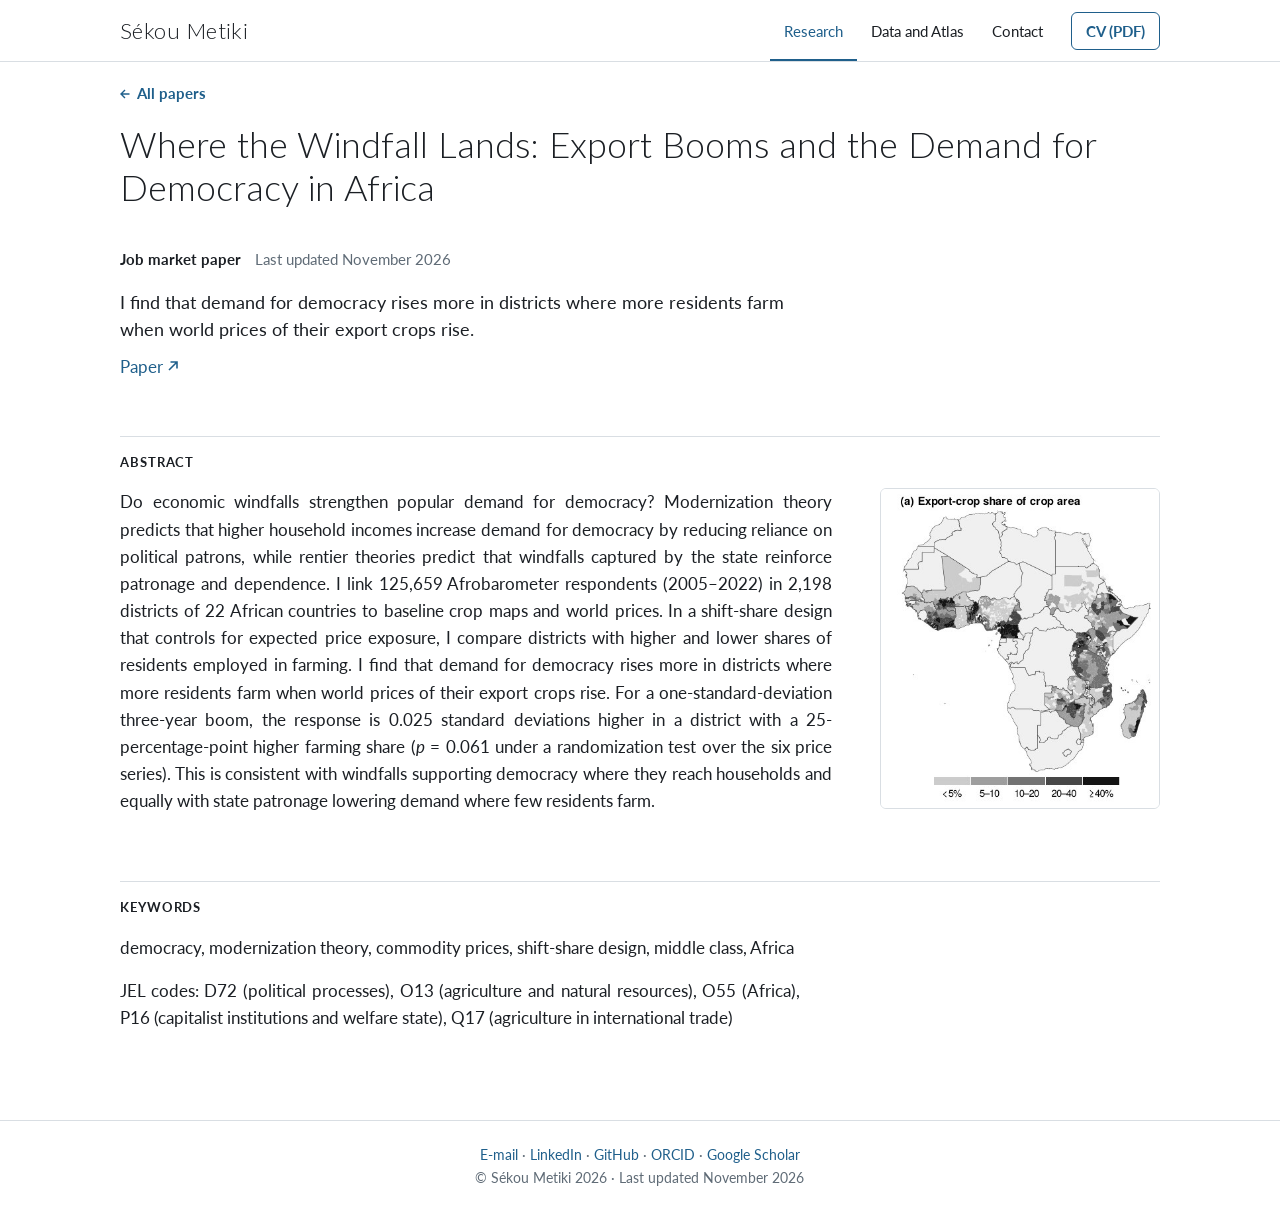
<file: where-the-windfall-lands.html>
<!DOCTYPE html>
<html xmlns="http://www.w3.org/1999/xhtml" lang="en" xml:lang="en"><head>

<meta charset="utf-8">
<meta name="generator" content="quarto-1.10.19">

<meta name="viewport" content="width=device-width, initial-scale=1.0, user-scalable=yes">

<meta name="description" content="Do economic windfalls strengthen popular demand for democracy? I find that demand for democracy rises more in districts where more residents farm when world prices of their export crops rise.">

<title>Where the Windfall Lands: Export Booms and the Demand for Democracy in Africa – Sékou Metiki</title>
<style>
/* Default styles provided by pandoc.
** See https://pandoc.org/MANUAL.html#variables-for-html for config info.
*/
span.smallcaps{font-variant: small-caps;}
div.columns{display: flex; gap: 1.5em;}
div.column{flex: auto;}
@media screen {
div.columns{gap: min(4vw, 1.5em);}
div.column{overflow-x: auto;}
}
div.hanging-indent{margin-left: 1.5em; text-indent: -1.5em;}
ul.task-list{list-style: none;}
ul.task-list li input[type="checkbox"] {
  width: 0.8em;
  margin: 0 0.8em 0.2em -1em; /* quarto-specific, see https://github.com/quarto-dev/quarto-cli/issues/4556 */ 
  vertical-align: middle;
}
</style>


<script src="site_libs/quarto-nav/quarto-nav.js"></script>
<link href="./www/favicon.png" rel="icon" type="image/png">
<script src="site_libs/clipboard/clipboard.min.js"></script>
<script src="site_libs/quarto-html/quarto.js" type="module"></script>
<script src="site_libs/quarto-html/tabsets/tabsets.js" type="module"></script>
<script src="site_libs/quarto-html/popper.min.js"></script>
<script src="site_libs/quarto-html/tippy.umd.min.js"></script>
<script src="site_libs/quarto-html/anchor.min.js"></script>
<link href="site_libs/quarto-html/tippy.css" rel="stylesheet">
<link href="site_libs/quarto-html/quarto-syntax-highlighting-bf27225e3a48a9273f3daa8f8e829971.css" rel="stylesheet" id="quarto-text-highlighting-styles">
<script src="site_libs/bootstrap/bootstrap.min.js"></script>
<link href="site_libs/bootstrap/bootstrap-icons.css" rel="stylesheet">
<link href="site_libs/bootstrap/bootstrap-152c4115f797a3b197795b0ebbd2e33e.min.css" rel="stylesheet" append-hash="true" id="quarto-bootstrap" data-mode="light">
<script id="quarto-search-options" type="application/json">{
  "language": {
    "search-no-results-text": "No results",
    "search-matching-documents-text": "matching documents",
    "search-copy-link-title": "Copy link to search",
    "search-hide-matches-text": "Hide additional matches",
    "search-more-match-text": "more match in this document",
    "search-more-matches-text": "more matches in this document",
    "search-clear-button-title": "Clear",
    "search-text-placeholder": "",
    "search-detached-cancel-button-title": "Cancel",
    "search-submit-button-title": "Submit",
    "search-label": "Search"
  }
}</script>
<style>html{ scroll-behavior: smooth; }</style>
<link rel="apple-touch-icon" href="www/apple-touch-icon.png">
<meta name="citation_title" content="Where the Windfall Lands: Export Booms and the Demand for Democracy in Africa">
<meta name="citation_author" content="Metiki, Sékou">
<meta name="citation_publication_date" content="2026">
<meta name="citation_keywords" content="democracy; modernization theory; commodity prices; shift-share design; middle class; Africa">
<meta name="citation_language" content="en">
<meta name="citation_abstract_html_url" content="https://sekoumetiki.com/where-the-windfall-lands.html">


<meta property="og:title" content="Where the Windfall Lands: Export Booms and the Demand for Democracy in Africa – Sékou Metiki">
<meta property="og:description" content="Do economic windfalls strengthen popular demand for democracy? I find that demand for democracy rises more in districts where more residents farm when world prices of their export crops rise.">
<meta property="og:image" content="https://sekoumetiki.com/www/og-card.jpg">
<meta property="og:site_name" content="Sékou Metiki">
<meta name="twitter:title" content="Where the Windfall Lands: Export Booms and the Demand for Democracy in Africa – Sékou Metiki">
<meta name="twitter:description" content="Do economic windfalls strengthen popular demand for democracy? I find that demand for democracy rises more in districts where more residents farm when world prices of their export crops rise.">
<meta name="twitter:image" content="https://sekoumetiki.com/www/og-card.jpg">
<meta name="twitter:card" content="summary_large_image">
<link rel="canonical" href="https://sekoumetiki.com/where-the-windfall-lands.html">
</head>

<body class="nav-fixed single in-research quarto-light">

<div id="quarto-search-results"></div>
  <header id="quarto-header" class="headroom fixed-top">
    <nav class="navbar navbar-expand-lg " data-bs-theme="dark">
      <div class="navbar-container container-fluid">
      <div class="navbar-brand-container mx-auto">
    <a class="navbar-brand" href="./index.html">
    <span class="navbar-title">Sékou Metiki</span>
    </a>
  </div>
          <button class="navbar-toggler" type="button" data-bs-toggle="collapse" data-bs-target="#navbarCollapse" aria-controls="navbarCollapse" role="menu" aria-expanded="false" aria-label="Toggle navigation" onclick="if (window.quartoToggleHeadroom) { window.quartoToggleHeadroom(); }">
  <span class="navbar-toggler-icon"></span>
</button>
          <div class="collapse navbar-collapse" id="navbarCollapse">
            <ul class="navbar-nav navbar-nav-scroll ms-auto">
  <li class="nav-item">
    <a class="nav-link" href="./research.html"> 
<span class="menu-text">Research</span></a>
  </li>  
  <li class="nav-item">
    <a class="nav-link" href="./data-products.html"> 
<span class="menu-text">Data and Atlas</span></a>
  </li>  
  <li class="nav-item">
    <a class="nav-link" href="./contact.html"> 
<span class="menu-text">Contact</span></a>
  </li>  
  <li class="nav-item">
    <a class="nav-link" href="./www/cv.pdf"> 
<span class="menu-text">CV (PDF)</span></a>
  </li>  
</ul>
          </div> <!-- /navcollapse -->
            <div class="quarto-navbar-tools">
</div>
      </div> <!-- /container-fluid -->
    </nav>
</header>
<!-- content -->
<div id="quarto-content" class="quarto-container page-columns page-rows-contents page-layout-full page-navbar">
<!-- sidebar -->
<!-- margin-sidebar -->
    
<!-- main -->
<main class="content column-page" id="quarto-document-content">

<header id="title-block-header" class="quarto-title-block default">
<div class="quarto-title">
<h1 class="title">Where the Windfall Lands: Export Booms and the Demand for Democracy in Africa</h1>
</div>



<div class="quarto-title-meta column-page">

    
  
    
  </div>
  


</header>


<div class="back">
<p><a href="./research.html">All papers</a></p>
</div>
<p><span class="venue"><span class="chip">Job market paper</span> <span class="updated">Last updated November 2026</span></span></p>
<div class="result" data-paper="jmp">
<p>I find that demand for democracy rises more in districts where more residents farm when world prices of their export crops rise.</p>
</div>
<p><span class="links"><a href="https://www.ssrn.com/abstract=7686983">Paper</a></span></p>
<section id="abstract" class="level2">
<h2 class="anchored" data-anchor-id="abstract">Abstract</h2>
<div class="paper">
<div class="abstract">
<p>Do economic windfalls strengthen popular demand for democracy? Modernization theory predicts that higher household incomes increase demand for democracy by reducing reliance on political patrons, while rentier theories predict that windfalls captured by the state reinforce patronage and dependence. I link 125,659 Afrobarometer respondents (2005–2022) in 2,198 districts of 22 African countries to baseline crop maps and world prices. In a shift-share design that controls for expected price exposure, I compare districts with higher and lower shares of residents employed in farming. I find that demand for democracy rises more in districts where more residents farm when world prices of their export crops rise. For a one-standard-deviation three-year boom, the response is 0.025 standard deviations higher in a district with a 25-percentage-point higher farming share (<em>p</em> = 0.061 under a randomization test over the six price series). This is consistent with windfalls supporting democracy where they reach households and equally with state patronage lowering demand where few residents farm.</p>
</div>
<p><img src="www/research/windfall-export-crop-share.jpg" alt="Map of the export-crop share of crop area by district in the sample" class="paper-thumb" width="420" height="482" loading="lazy"></p>
</div>
</section>
<section id="keywords" class="level2">
<h2 class="anchored" data-anchor-id="keywords">Keywords</h2>
<p>democracy, modernization theory, commodity prices, shift-share design, middle class, Africa</p>
<p>JEL codes: D72 (political processes), O13 (agriculture and natural resources), O55 (Africa), P16 (capitalist institutions and welfare state), Q17 (agriculture in international trade)</p>
<script type="application/ld+json">
{
  "@context": "https://schema.org",
  "@type": "ScholarlyArticle",
  "name": "Where the Windfall Lands: Export Booms and the Demand for Democracy in Africa",
  "author": [
    {
      "@type": "Person",
      "name": "Sékou Metiki",
      "url": "https://sekoumetiki.com/",
      "sameAs": "https://orcid.org/0009-0005-5144-4861"
    }
  ],
  "datePublished": "2026",
  "inLanguage": "en",
  "keywords": "democracy, modernization theory, commodity prices, shift-share design, middle class, Africa",
  "abstract": "Do economic windfalls strengthen popular demand for democracy? Modernization theory predicts that higher household incomes increase demand for democracy by reducing reliance on political patrons, while rentier theories predict that windfalls captured by the state reinforce patronage and dependence. I link 125,659 Afrobarometer respondents (2005–2022) in 2,198 districts of 22 African countries to baseline crop maps and world prices. In a shift-share design that controls for expected price exposure, I compare districts with higher and lower shares of residents employed in farming. I find that demand for democracy rises more in districts where more residents farm when world prices of their export crops rise. For a one-standard-deviation three-year boom, the response is 0.025 standard deviations higher in a district with a 25-percentage-point higher farming share (p = 0.061 under a randomization test over the six price series). This is consistent with windfalls supporting democracy where they reach households and equally with state patronage lowering demand where few residents farm.",
  "url": "https://sekoumetiki.com/where-the-windfall-lands.html",
  "identifier": "https://doi.org/10.2139/ssrn.7686983",
  "sameAs": "https://www.ssrn.com/abstract=7686983"
}
</script>


</section>

</main> <!-- /main -->
<script id="quarto-html-after-body" type="application/javascript">
  window.document.addEventListener("DOMContentLoaded", function (event) {
    const icon = "";
    const anchorJS = new window.AnchorJS();
    anchorJS.options = {
      placement: 'right',
      icon: icon
    };
    anchorJS.add('.anchored');
    const isCodeAnnotation = (el) => {
      for (const clz of el.classList) {
        if (clz.startsWith('code-annotation-')) {                     
          return true;
        }
      }
      return false;
    }
    const onCopySuccess = function(e) {
      // button target
      const button = e.trigger;
      // don't keep focus
      button.blur();
      // flash "checked"
      button.classList.add('code-copy-button-checked');
      var currentTitle = button.getAttribute("title");
      button.setAttribute("title", "Copied!");
      let tooltip;
      if (window.bootstrap) {
        button.setAttribute("data-bs-toggle", "tooltip");
        button.setAttribute("data-bs-placement", "left");
        button.setAttribute("data-bs-title", "Copied!");
        tooltip = new bootstrap.Tooltip(button, 
          { trigger: "manual", 
            customClass: "code-copy-button-tooltip",
            offset: [0, -8]});
        tooltip.show();    
      }
      setTimeout(function() {
        if (tooltip) {
          tooltip.hide();
          button.removeAttribute("data-bs-title");
          button.removeAttribute("data-bs-toggle");
          button.removeAttribute("data-bs-placement");
        }
        button.setAttribute("title", currentTitle);
        button.classList.remove('code-copy-button-checked');
      }, 1000);
      // clear code selection
      e.clearSelection();
    }
    const getTextToCopy = function(trigger) {
      const outerScaffold = trigger.parentElement.cloneNode(true);
      const codeEl = outerScaffold.querySelector('code');
      for (const childEl of codeEl.children) {
        if (isCodeAnnotation(childEl)) {
          childEl.remove();
        }
      }
      return codeEl.innerText;
    }
    const clipboard = new window.ClipboardJS('.code-copy-button:not([data-in-quarto-modal])', {
      text: getTextToCopy
    });
    clipboard.on('success', onCopySuccess);
    if (window.document.getElementById('quarto-embedded-source-code-modal')) {
      const clipboardModal = new window.ClipboardJS('.code-copy-button[data-in-quarto-modal]', {
        text: getTextToCopy,
        container: window.document.getElementById('quarto-embedded-source-code-modal')
      });
      clipboardModal.on('success', onCopySuccess);
    }
      var localhostRegex = new RegExp(/^(?:http|https):\/\/localhost\:?[0-9]*\//);
      var mailtoRegex = new RegExp(/^mailto:/);
        var filterRegex = new RegExp("https:\/\/sekoumetiki\.com");
      var isInternal = (href) => {
          return filterRegex.test(href) || localhostRegex.test(href) || mailtoRegex.test(href);
      }
      // Inspect non-navigation links and adorn them if external
     var links = window.document.querySelectorAll('a[href]:not(.nav-link):not(.navbar-brand):not(.toc-action):not(.sidebar-link):not(.sidebar-item-toggle):not(.pagination-link):not(.no-external):not([aria-hidden]):not(.dropdown-item):not(.quarto-navigation-tool):not(.about-link)');
      for (var i=0; i<links.length; i++) {
        const link = links[i];
        if (!isInternal(link.href)) {
          // undo the damage that might have been done by quarto-nav.js in the case of
          // links that we want to consider external
          if (link.dataset.originalHref !== undefined) {
            link.href = link.dataset.originalHref;
          }
            // target, if specified
            link.setAttribute("target", "_blank");
            if (link.getAttribute("rel") === null) {
              link.setAttribute("rel", "noopener");
            }
        }
      }
    function tippyHover(el, contentFn, onTriggerFn, onUntriggerFn) {
      const config = {
        allowHTML: true,
        maxWidth: 500,
        delay: 100,
        arrow: false,
        appendTo: function(el) {
            return el.parentElement;
        },
        interactive: true,
        interactiveBorder: 10,
        theme: 'quarto',
        placement: 'bottom-start',
      };
      if (contentFn) {
        config.content = contentFn;
      }
      if (onTriggerFn) {
        config.onTrigger = onTriggerFn;
      }
      if (onUntriggerFn) {
        config.onUntrigger = onUntriggerFn;
      }
      window.tippy(el, config); 
    }
    const noterefs = window.document.querySelectorAll('a[role="doc-noteref"]');
    for (var i=0; i<noterefs.length; i++) {
      const ref = noterefs[i];
      tippyHover(ref, function() {
        // use id or data attribute instead here
        let href = ref.getAttribute('data-footnote-href') || ref.getAttribute('href');
        try { href = new URL(href).hash; } catch {}
        const id = href.replace(/^#\/?/, "");
        const note = window.document.getElementById(id);
        if (note) {
          return note.innerHTML;
        } else {
          return "";
        }
      });
    }
    const xrefs = window.document.querySelectorAll('a.quarto-xref');
    const processXRef = (id, note) => {
      // Strip column container classes
      const stripColumnClz = (el) => {
        el.classList.remove("page-full", "page-columns");
        if (el.children) {
          for (const child of el.children) {
            stripColumnClz(child);
          }
        }
      }
      stripColumnClz(note)
      if (id === null || id.startsWith('sec-')) {
        // Special case sections, only their first couple elements
        const container = document.createElement("div");
        if (note.children && note.children.length > 2) {
          container.appendChild(note.children[0].cloneNode(true));
          for (let i = 1; i < note.children.length; i++) {
            const child = note.children[i];
            if (child.tagName === "P" && child.innerText === "") {
              continue;
            } else {
              container.appendChild(child.cloneNode(true));
              break;
            }
          }
          if (window.Quarto?.typesetMath) {
            window.Quarto.typesetMath(container);
          }
          return container.innerHTML
        } else {
          if (window.Quarto?.typesetMath) {
            window.Quarto.typesetMath(note);
          }
          return note.innerHTML;
        }
      } else {
        // Remove any anchor links if they are present
        const anchorLink = note.querySelector('a.anchorjs-link');
        if (anchorLink) {
          anchorLink.remove();
        }
        if (window.Quarto?.typesetMath) {
          window.Quarto.typesetMath(note);
        }
        if (note.classList.contains("callout")) {
          return note.outerHTML;
        } else {
          return note.innerHTML;
        }
      }
    }
    for (var i=0; i<xrefs.length; i++) {
      const xref = xrefs[i];
      tippyHover(xref, undefined, function(instance) {
        instance.disable();
        let url = xref.getAttribute('href');
        let hash = undefined; 
        if (url.startsWith('#')) {
          hash = url;
        } else {
          try { hash = new URL(url).hash; } catch {}
        }
        if (hash) {
          const id = hash.replace(/^#\/?/, "");
          const note = window.document.getElementById(id);
          if (note !== null) {
            try {
              const html = processXRef(id, note.cloneNode(true));
              instance.setContent(html);
            } finally {
              instance.enable();
              instance.show();
            }
          } else {
            // See if we can fetch this
            fetch(url.split('#')[0])
            .then(res => res.text())
            .then(html => {
              const parser = new DOMParser();
              const htmlDoc = parser.parseFromString(html, "text/html");
              const note = htmlDoc.getElementById(id);
              if (note !== null) {
                const html = processXRef(id, note);
                instance.setContent(html);
              } 
            }).finally(() => {
              instance.enable();
              instance.show();
            });
          }
        } else {
          // See if we can fetch a full url (with no hash to target)
          // This is a special case and we should probably do some content thinning / targeting
          fetch(url)
          .then(res => res.text())
          .then(html => {
            const parser = new DOMParser();
            const htmlDoc = parser.parseFromString(html, "text/html");
            const note = htmlDoc.querySelector('main.content');
            if (note !== null) {
              // This should only happen for chapter cross references
              // (since there is no id in the URL)
              // remove the first header
              if (note.children.length > 0 && note.children[0].tagName === "HEADER") {
                note.children[0].remove();
              }
              const html = processXRef(null, note);
              instance.setContent(html);
            } 
          }).finally(() => {
            instance.enable();
            instance.show();
          });
        }
      }, function(instance) {
      });
    }
        let selectedAnnoteEl;
        const selectorForAnnotation = ( cell, annotation) => {
          let cellAttr = 'data-code-cell="' + cell + '"';
          let lineAttr = 'data-code-annotation="' +  annotation + '"';
          const selector = 'span[' + cellAttr + '][' + lineAttr + ']';
          return selector;
        }
        const selectCodeLines = (annoteEl) => {
          const doc = window.document;
          const targetCell = annoteEl.getAttribute("data-target-cell");
          const targetAnnotation = annoteEl.getAttribute("data-target-annotation");
          const annoteSpan = window.document.querySelector(selectorForAnnotation(targetCell, targetAnnotation));
          const lines = annoteSpan.getAttribute("data-code-lines").split(",");
          const lineIds = lines.map((line) => {
            return targetCell + "-" + line;
          })
          let top = null;
          let height = null;
          let parent = null;
          if (lineIds.length > 0) {
              //compute the position of the single el (top and bottom and make a div)
              const el = window.document.getElementById(lineIds[0]);
              top = el.offsetTop;
              height = el.offsetHeight;
              parent = el.parentElement.parentElement;
            if (lineIds.length > 1) {
              const lastEl = window.document.getElementById(lineIds[lineIds.length - 1]);
              const bottom = lastEl.offsetTop + lastEl.offsetHeight;
              height = bottom - top;
            }
            if (top !== null && height !== null && parent !== null) {
              // cook up a div (if necessary) and position it 
              let div = window.document.getElementById("code-annotation-line-highlight");
              if (div === null) {
                div = window.document.createElement("div");
                div.setAttribute("id", "code-annotation-line-highlight");
                div.style.position = 'absolute';
                parent.appendChild(div);
              }
              div.style.top = top - 2 + "px";
              div.style.height = height + 4 + "px";
              div.style.left = 0;
              let gutterDiv = window.document.getElementById("code-annotation-line-highlight-gutter");
              if (gutterDiv === null) {
                gutterDiv = window.document.createElement("div");
                gutterDiv.setAttribute("id", "code-annotation-line-highlight-gutter");
                gutterDiv.style.position = 'absolute';
                const codeCell = window.document.getElementById(targetCell);
                const gutter = codeCell.querySelector('.code-annotation-gutter');
                gutter.appendChild(gutterDiv);
              }
              gutterDiv.style.top = top - 2 + "px";
              gutterDiv.style.height = height + 4 + "px";
            }
            selectedAnnoteEl = annoteEl;
          }
        };
        const unselectCodeLines = () => {
          const elementsIds = ["code-annotation-line-highlight", "code-annotation-line-highlight-gutter"];
          elementsIds.forEach((elId) => {
            const div = window.document.getElementById(elId);
            if (div) {
              div.remove();
            }
          });
          selectedAnnoteEl = undefined;
        };
          // Handle positioning of the toggle
      window.addEventListener(
        "resize",
        throttle(() => {
          elRect = undefined;
          if (selectedAnnoteEl) {
            selectCodeLines(selectedAnnoteEl);
          }
        }, 10)
      );
      function throttle(fn, ms) {
      let throttle = false;
      let timer;
        return (...args) => {
          if(!throttle) { // first call gets through
              fn.apply(this, args);
              throttle = true;
          } else { // all the others get throttled
              if(timer) clearTimeout(timer); // cancel #2
              timer = setTimeout(() => {
                fn.apply(this, args);
                timer = throttle = false;
              }, ms);
          }
        };
      }
        // Attach click handler to the DT
        const annoteDls = window.document.querySelectorAll('dt[data-target-cell]');
        for (const annoteDlNode of annoteDls) {
          annoteDlNode.addEventListener('click', (event) => {
            const clickedEl = event.target;
            if (clickedEl !== selectedAnnoteEl) {
              unselectCodeLines();
              const activeEl = window.document.querySelector('dt[data-target-cell].code-annotation-active');
              if (activeEl) {
                activeEl.classList.remove('code-annotation-active');
              }
              selectCodeLines(clickedEl);
              clickedEl.classList.add('code-annotation-active');
            } else {
              // Unselect the line
              unselectCodeLines();
              clickedEl.classList.remove('code-annotation-active');
            }
          });
        }
    const findCites = (el) => {
      const parentEl = el.parentElement;
      if (parentEl) {
        const cites = parentEl.dataset.cites;
        if (cites) {
          return {
            el,
            cites: cites.split(' ')
          };
        } else {
          return findCites(el.parentElement)
        }
      } else {
        return undefined;
      }
    };
    var bibliorefs = window.document.querySelectorAll('a[role="doc-biblioref"]');
    for (var i=0; i<bibliorefs.length; i++) {
      const ref = bibliorefs[i];
      const citeInfo = findCites(ref);
      if (citeInfo) {
        tippyHover(citeInfo.el, function() {
          var popup = window.document.createElement('div');
          citeInfo.cites.forEach(function(cite) {
            var citeDiv = window.document.createElement('div');
            citeDiv.classList.add('hanging-indent');
            citeDiv.classList.add('csl-entry');
            var biblioDiv = window.document.getElementById('ref-' + cite);
            if (biblioDiv) {
              citeDiv.innerHTML = biblioDiv.innerHTML;
            }
            popup.appendChild(citeDiv);
          });
          return popup.innerHTML;
        });
      }
    }
  });
  </script>
</div> <!-- /content -->
<footer class="footer">
  <div class="nav-footer">
    <div class="nav-footer-left">
      &nbsp;
    </div>   
    <div class="nav-footer-center">
<p><a href="mailto:sekou.metiki@kielinstitut.de">E-mail</a> · <a href="https://www.linkedin.com/in/dieudonn%C3%A9-metiki-0b24941b2/">LinkedIn</a> · <a href="https://github.com/Metiki">GitHub</a> · <a href="https://orcid.org/0009-0005-5144-4861">ORCID</a> · <a href="https://scholar.google.com/citations?user=QThCY3wAAAAJ">Google Scholar</a></p>
<p>© Sékou Metiki 2026 · Last updated November 2026</p>
</div>
    <div class="nav-footer-right">
      &nbsp;
    </div>
  </div>
</footer>




<script src="site_libs/quarto-html/zenscroll-min.js"></script>
</body></html>
</file>
<file: site_libs/quarto-html/tippy.css>
.tippy-box[data-animation=fade][data-state=hidden]{opacity:0}[data-tippy-root]{max-width:calc(100vw - 10px)}.tippy-box{position:relative;background-color:#333;color:#fff;border-radius:4px;font-size:14px;line-height:1.4;white-space:normal;outline:0;transition-property:transform,visibility,opacity}.tippy-box[data-placement^=top]>.tippy-arrow{bottom:0}.tippy-box[data-placement^=top]>.tippy-arrow:before{bottom:-7px;left:0;border-width:8px 8px 0;border-top-color:initial;transform-origin:center top}.tippy-box[data-placement^=bottom]>.tippy-arrow{top:0}.tippy-box[data-placement^=bottom]>.tippy-arrow:before{top:-7px;left:0;border-width:0 8px 8px;border-bottom-color:initial;transform-origin:center bottom}.tippy-box[data-placement^=left]>.tippy-arrow{right:0}.tippy-box[data-placement^=left]>.tippy-arrow:before{border-width:8px 0 8px 8px;border-left-color:initial;right:-7px;transform-origin:center left}.tippy-box[data-placement^=right]>.tippy-arrow{left:0}.tippy-box[data-placement^=right]>.tippy-arrow:before{left:-7px;border-width:8px 8px 8px 0;border-right-color:initial;transform-origin:center right}.tippy-box[data-inertia][data-state=visible]{transition-timing-function:cubic-bezier(.54,1.5,.38,1.11)}.tippy-arrow{width:16px;height:16px;color:#333}.tippy-arrow:before{content:"";position:absolute;border-color:transparent;border-style:solid}.tippy-content{position:relative;padding:5px 9px;z-index:1}
</file>
<file: site_libs/quarto-html/quarto-syntax-highlighting-bf27225e3a48a9273f3daa8f8e829971.css>
/* quarto syntax highlight colors */
:root {
  --quarto-hl-ot-color: #003B4F;
  --quarto-hl-at-color: #657422;
  --quarto-hl-ss-color: #20794D;
  --quarto-hl-an-color: #5E5E5E;
  --quarto-hl-fu-color: #4758AB;
  --quarto-hl-st-color: #20794D;
  --quarto-hl-cf-color: #003B4F;
  --quarto-hl-op-color: #5E5E5E;
  --quarto-hl-er-color: #AD0000;
  --quarto-hl-bn-color: #AD0000;
  --quarto-hl-al-color: #AD0000;
  --quarto-hl-va-color: #111111;
  --quarto-hl-bu-color: inherit;
  --quarto-hl-ex-color: inherit;
  --quarto-hl-pp-color: #AD0000;
  --quarto-hl-in-color: #5E5E5E;
  --quarto-hl-vs-color: #20794D;
  --quarto-hl-wa-color: #5E5E5E;
  --quarto-hl-do-color: #5E5E5E;
  --quarto-hl-im-color: #00769E;
  --quarto-hl-ch-color: #20794D;
  --quarto-hl-dt-color: #AD0000;
  --quarto-hl-fl-color: #AD0000;
  --quarto-hl-co-color: #5E5E5E;
  --quarto-hl-cv-color: #5E5E5E;
  --quarto-hl-cn-color: #8f5902;
  --quarto-hl-sc-color: #5E5E5E;
  --quarto-hl-dv-color: #AD0000;
  --quarto-hl-kw-color: #003B4F;
}

/* other quarto variables */
:root {
  --quarto-font-monospace: SFMono-Regular, Menlo, Monaco, Consolas, "Liberation Mono", "Courier New", monospace;
}

/* syntax highlight based on Pandoc's rules */
pre > code.sourceCode > span {
  color: #003B4F;
}

code.sourceCode > span {
  color: #003B4F;
}

div.sourceCode,
div.sourceCode pre.sourceCode {
  color: #003B4F;
}

/* Normal */
code span {
  color: #003B4F;
}

/* Alert */
code span.al {
  color: #AD0000;
  font-style: inherit;
}

/* Annotation */
code span.an {
  color: #5E5E5E;
  font-style: inherit;
}

/* Attribute */
code span.at {
  color: #657422;
  font-style: inherit;
}

/* BaseN */
code span.bn {
  color: #AD0000;
  font-style: inherit;
}

/* BuiltIn */
code span.bu {
  font-style: inherit;
}

/* ControlFlow */
code span.cf {
  color: #003B4F;
  font-weight: bold;
  font-style: inherit;
}

/* Char */
code span.ch {
  color: #20794D;
  font-style: inherit;
}

/* Constant */
code span.cn {
  color: #8f5902;
  font-style: inherit;
}

/* Comment */
code span.co {
  color: #5E5E5E;
  font-style: inherit;
}

/* CommentVar */
code span.cv {
  color: #5E5E5E;
  font-style: italic;
}

/* Documentation */
code span.do {
  color: #5E5E5E;
  font-style: italic;
}

/* DataType */
code span.dt {
  color: #AD0000;
  font-style: inherit;
}

/* DecVal */
code span.dv {
  color: #AD0000;
  font-style: inherit;
}

/* Error */
code span.er {
  color: #AD0000;
  font-style: inherit;
}

/* Extension */
code span.ex {
  font-style: inherit;
}

/* Float */
code span.fl {
  color: #AD0000;
  font-style: inherit;
}

/* Function */
code span.fu {
  color: #4758AB;
  font-style: inherit;
}

/* Import */
code span.im {
  color: #00769E;
  font-style: inherit;
}

/* Information */
code span.in {
  color: #5E5E5E;
  font-style: inherit;
}

/* Keyword */
code span.kw {
  color: #003B4F;
  font-weight: bold;
  font-style: inherit;
}

/* Operator */
code span.op {
  color: #5E5E5E;
  font-style: inherit;
}

/* Other */
code span.ot {
  color: #003B4F;
  font-style: inherit;
}

/* Preprocessor */
code span.pp {
  color: #AD0000;
  font-style: inherit;
}

/* SpecialChar */
code span.sc {
  color: #5E5E5E;
  font-style: inherit;
}

/* SpecialString */
code span.ss {
  color: #20794D;
  font-style: inherit;
}

/* String */
code span.st {
  color: #20794D;
  font-style: inherit;
}

/* Variable */
code span.va {
  color: #111111;
  font-style: inherit;
}

/* VerbatimString */
code span.vs {
  color: #20794D;
  font-style: inherit;
}

/* Warning */
code span.wa {
  color: #5E5E5E;
  font-style: italic;
}

.prevent-inlining {
  content: "</";
}

/*# sourceMappingURL=8be38f48d34c45af72792cbd699585e7.css.map */
</file>
